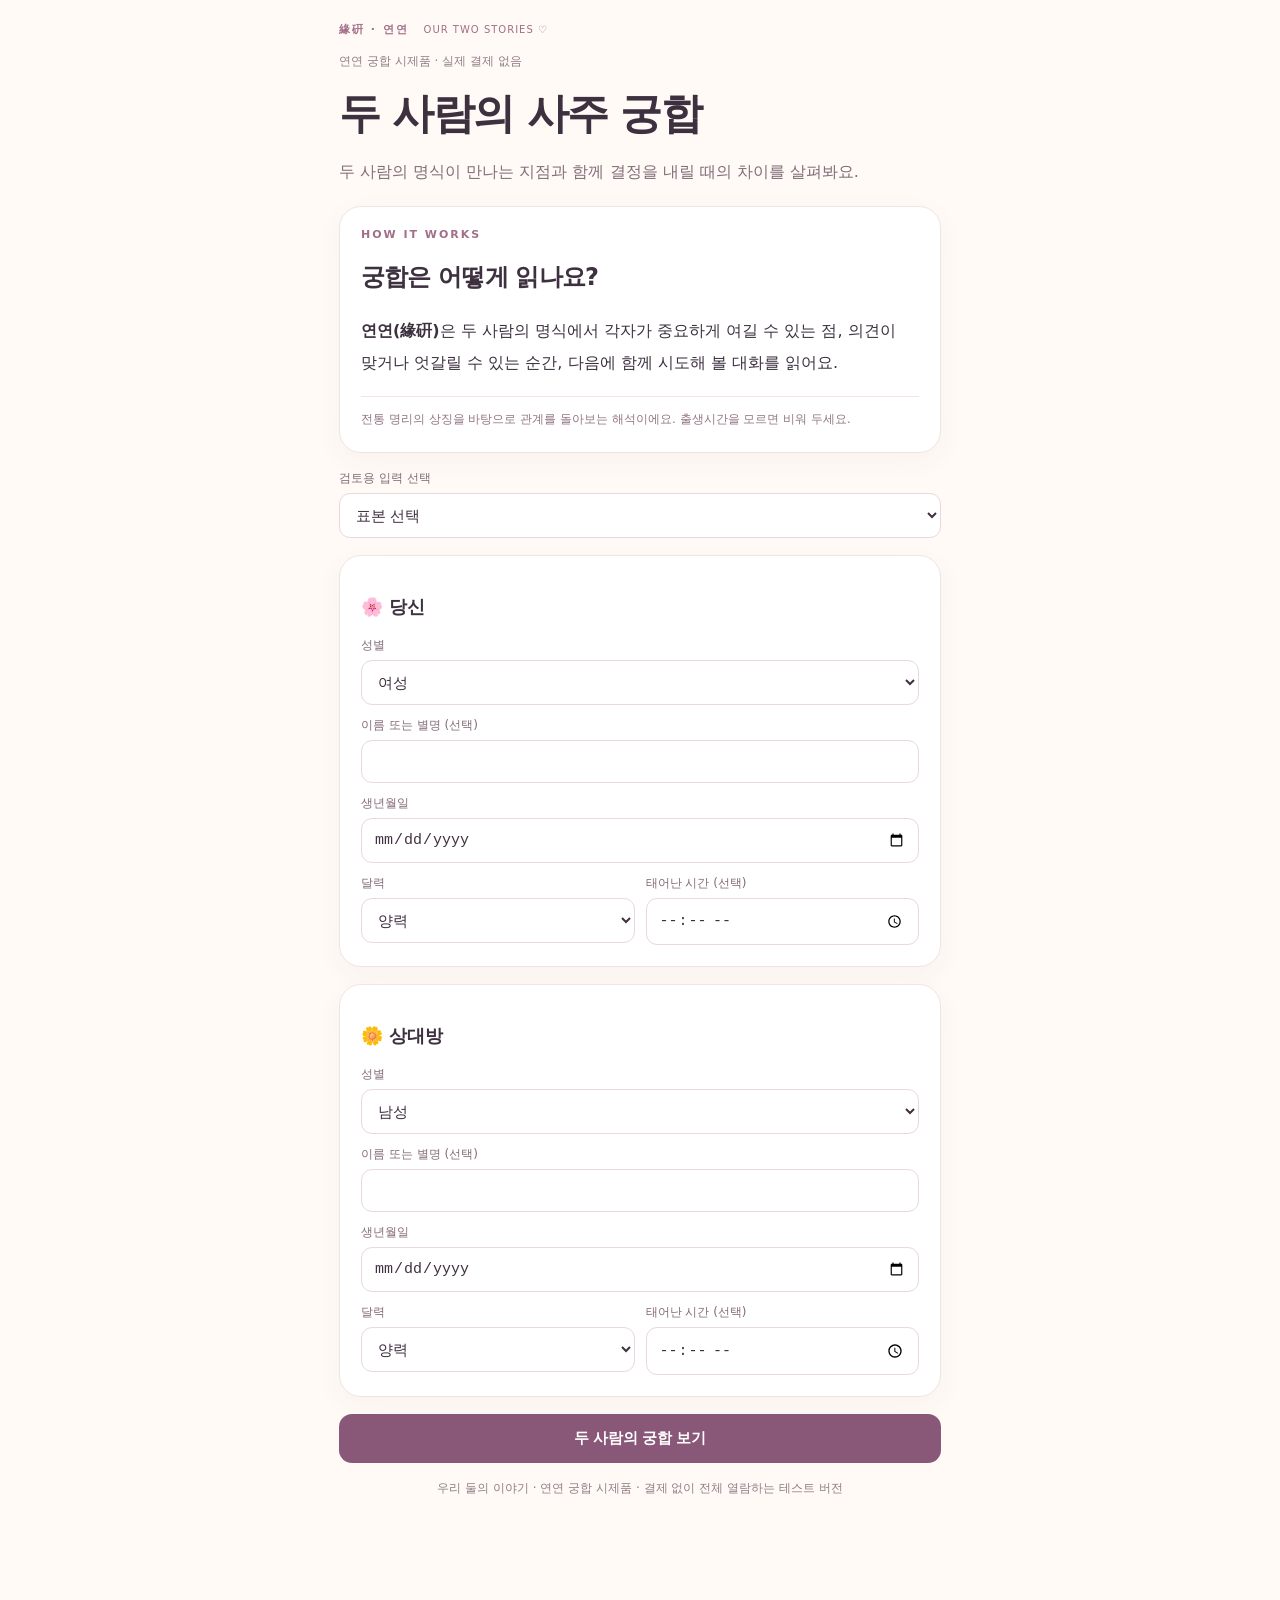
<file: index.html>
<!DOCTYPE html>
<html lang="ko"><head><meta charset="utf-8"/><meta content="width=device-width,initial-scale=1" name="viewport"/><title>우리 둘의 이야기 — 두 사람의 사주 궁합</title><style>
:root{font-family:system-ui,-apple-system,'Apple SD Gothic Neo','Malgun Gothic',sans-serif;color:#3d3140;background:#fffaf6}*{box-sizing:border-box}body{margin:0}main{max-width:640px;margin:auto;padding:22px 19px 90px}.eyebrow{font-size:11px;letter-spacing:.18em;color:#a26e88;font-weight:850}h1{font-size:clamp(31px,7vw,42px);letter-spacing:-1.6px;line-height:1.28;margin:13px 0}h2{font-size:24px;letter-spacing:-.8px;line-height:1.4}h3{font-size:18px}p{line-height:2.05;word-break:keep-all}.subtitle{color:#826d79}.card{background:#fff;border:1px solid #f2e4e6;border-radius:22px;padding:21px;margin:17px 0;box-shadow:0 8px 28px #7448570b}.twocol{display:grid;grid-template-columns:1fr 1fr;gap:11px}label{display:block;font-size:12px;color:#846b79;margin:12px 0 6px}input,select{width:100%;min-width:0;padding:12px;border:1px solid #e9d8df;border-radius:11px;background:white;color:#403040;font-size:15px}button{border:0;cursor:pointer;border-radius:13px;padding:15px;font-weight:800;font-size:15px}.primary{background:#895777;color:#fff;width:100%}.secondary{background:#f4e8ef;color:#744960}.hide{display:none!important}.tag{display:inline-block;background:#fce6ef;color:#965979;border-radius:22px;padding:7px 13px;font-size:12px;font-weight:800}.chapter{color:#ae7993;font-size:12px;font-weight:900;letter-spacing:.11em;margin-top:14px}.section{border-bottom:1px solid #efdee5;padding:27px 0 23px}.section h2{margin:12px 0 18px}.prose{white-space:normal;line-height:2.05;font-size:15px;color:#493a47}.prose p{margin:0 0 19px}.prose strong{color:#8b4c6b}.prose .subhead{font-weight:850;color:#794e66;font-size:17px;margin:25px 0 8px}.hero{display:block;width:100%;height:auto;border-radius:24px;box-shadow:0 12px 34px #71465724}.art-grid{display:grid;grid-template-columns:1fr 1fr;gap:13px}.art-grid img{width:100%;border-radius:14px;display:block}.art-grid a{display:block;margin-top:9px;background:#f5e6ed;border-radius:12px;padding:12px 7px;text-align:center;text-decoration:none;color:#754662;font-weight:800;font-size:13px}.art-grid figcaption{font-size:12px;color:#8e7381;margin-top:6px;text-align:center}.art-grid figure{margin:0}.quote{font-size:21px;font-weight:850;line-height:1.65;color:#895875}.muted{font-size:12px;color:#917d87}.error{color:#b52b55;font-size:13px}.center{text-align:center}.questions p{background:#fff1f4;padding:13px 15px;border-radius:12px}.divider{height:1px;background:#efdee5;margin:20px 0}.pillars{font-size:13px;color:#80556e;background:#fff1f4;padding:13px;border-radius:12px;line-height:1.7}#result{animation:appear .3s ease}@keyframes appear{from{opacity:.1;transform:translateY(10px)}to{opacity:1;transform:translateY(0)}}@media(max-width:360px){.twocol{grid-template-columns:1fr}}
.blur-teaser{position:relative;max-height:172px;overflow:hidden;margin:12px 8px -22px;padding:20px 20px 45px;filter:blur(4px);opacity:.65;pointer-events:none;user-select:none}.blur-teaser:after{content:"";position:absolute;inset:55% 0 0;background:linear-gradient(transparent,#fff7fa)}#paywall{position:relative;z-index:1;box-shadow:0 -8px 28px #fff7fa}
/* 짧은 문장, 두괄식, 읽기 쉬운 강조 */
.natal-chart{background:#fff;border:1px solid #ebdce5;border-radius:14px;padding:12px;margin:20px 0 12px;overflow-wrap:anywhere}
.natal-chart table{width:100%;table-layout:fixed;border-collapse:collapse;text-align:center}
.natal-chart caption{text-align:left;font-size:17px;font-weight:750;padding:2px 0 8px}
.natal-chart th,.natal-chart td{padding:8px 1px;border-bottom:1px solid #ebdce5}
.natal-chart th{font-size:13px}
.natal-chart .day-master{background:#e9efff;color:#284586;font-weight:800}
.day-master small{display:block;font-size:11px}
.natal-chart p.muted{margin:9px 0 0}
.relationship-cards{display:grid;grid-template-columns:repeat(auto-fit,minmax(min(210px,100%),1fr));gap:8px;margin:12px 0 22px}
.relationship-cards div,.literature-corner{background:#fff5f9;border:1px solid #ebdce5;border-radius:12px;padding:11px 13px;overflow-wrap:anywhere}
.relationship-cards dt{font-weight:750;color:#783e5e}
.relationship-cards dd{margin:3px 0 0;font-size:13px}
.literature-corner{margin-top:26px}
.literature-corner h3{margin:0}
.literature-corner p:last-child{margin-bottom:0}
.prose{font-size:16px;line-height:1.82}.prose p{margin-bottom:17px}.prose strong{font-size:1em;color:#783e5e;font-weight:650}.prose .subhead{display:block;font-size:20px;line-height:1.5;color:#763b5c;margin:27px 0 9px}.section{padding:25px 0}.section h2{font-size:25px;line-height:1.35}.preview-hook{font-size:18px;font-weight:650;color:#8b4d70;line-height:1.7;margin:20px 2px 15px}.quote{font-size:20px}.blur-teaser{max-height:145px;filter:blur(5px)}

.brand-small{font-size:10px;font-weight:500;letter-spacing:.1em;margin-left:9px}.advisor{font-size:12px;line-height:1.8;color:#927584;border-top:1px solid #f1e5e9;padding-top:12px;margin-bottom:0}.prose strong{font-weight:650!important;font-size:1em!important}.prose .subhead{font-weight:750!important}.preview-hook strong{font-weight:750}.loading-overlay{position:fixed;inset:0;z-index:100;background:rgba(255,250,246,.98);display:flex;align-items:center;justify-content:center;padding:28px}.loading-box{text-align:center;width:min(100%,400px)}.loading-seal{font-size:48px;color:#87526f;letter-spacing:.08em;animation:sealPulse 1.6s ease-in-out infinite}.loading-title{font-size:25px;line-height:1.5;color:#493041;margin:22px 0 26px}.loading-steps{text-align:left;margin:auto;max-width:330px}.loading-step{padding:13px 16px;border-radius:13px;margin:8px 0;background:#f6edf0;color:#a18b97;transition:all .3s}.loading-step.active{background:#f5dfe9;color:#78415f;font-weight:700}.loading-step.done{color:#76576b}.loading-step.done:before{content:'✓ ';color:#9d547b}.loading-step.active:before{content:'◌ ';animation:sealPulse 1s infinite}.loading-step:not(.active):not(.done):before{content:'· '}.loading-note{font-size:12px;color:#987e8d;margin-top:25px}@keyframes sealPulse{0%,100%{opacity:.5;transform:scale(.97)}50%{opacity:1;transform:scale(1.03)}}@media(prefers-reduced-motion:reduce){.loading-seal,.loading-step.active:before{animation:none}}

</style><style>
/* Chapter-by-chapter reading mode */
#premiumReport.reading-mode #compatibilityChapters>.section[data-report-chapter]{display:none}
#premiumReport.reading-mode #compatibilityChapters>.section[data-report-chapter].chapter-visible{display:block}
#premiumReport.reading-mode #compatibilityChapters>.section[data-report-chapter] .prose{font-size:15px}
#chapterReaderNav{display:none;margin:16px 0 28px}
#premiumReport.reading-mode #chapterReaderNav{display:block}
.reader-progress{display:flex;gap:6px;margin:13px 0 20px}
.reader-progress i{height:5px;flex:1;border-radius:9px;background:#e9dfe5}
.reader-progress i.current{background:#c47a9e}
.reader-buttons{display:flex;gap:10px;justify-content:space-between;margin-top:18px}
.reader-buttons button{border:1px solid #e8d6df;border-radius:13px;padding:13px 17px;background:white;color:#67465d;font-weight:750;cursor:pointer}
.reader-buttons button:last-child{background:#503748;color:white}
.reader-buttons button:disabled{opacity:.35}
</style><style>
#premiumReport.reading-mode:not([data-final-chapter='true']) #artSection{display:none!important}
.paragraph-evidence{margin:-8px 0 24px;padding:8px 12px;border:1px solid #efdee5;border-radius:10px;overflow-wrap:anywhere}.paragraph-evidence summary{cursor:pointer;color:#794e66;font-size:13px;font-weight:700}.paragraph-evidence ul{margin:6px 0;padding-left:20px;font-size:13px;line-height:1.65}
</style><style>#chapterReaderBottom{display:none;margin:26px 0 16px;padding:20px 0;border-top:1px solid #e9dce4}#premiumReport.reading-mode #chapterReaderBottom{display:block}.reader-bottom-count{text-align:center;font-size:12px;color:#987e8d;letter-spacing:.15em}.reader-buttons button:focus-visible{outline:3px solid #c47a9e;outline-offset:3px}.evidence-id{display:block;font-size:.78rem;overflow-wrap:anywhere}.lunar-leap input{width:auto;margin-right:.45rem}.prose p{font-size:1rem}.preview-hook{font-size:1.05rem}</style><link rel="stylesheet" href="/report-glossary.css"><script src="/report-glossary.js"></script></head><body><main><div class="eyebrow">緣硏 · 연연 <span class="brand-small">OUR TWO STORIES ♡</span></div><p class="muted" role="status">연연 궁합 시제품 · 실제 결제 없음</p><section id="formSection"><h1>두 사람의 사주 궁합</h1><p class="subtitle">두 사람의 명식이 만나는 지점과 함께 결정을 내릴 때의 차이를 살펴봐요.</p><section class="card" id="howItWorks"><div class="eyebrow">HOW IT WORKS</div><h2>궁합은 어떻게 읽나요?</h2><p><strong>연연(緣硏)</strong>은 두 사람의 명식에서 각자가 중요하게 여길 수 있는 점, 의견이 맞거나 엇갈릴 수 있는 순간, 다음에 함께 시도해 볼 대화를 읽어요.</p><p class="advisor">전통 명리의 상징을 바탕으로 관계를 돌아보는 해석이에요. 출생시간을 모르면 비워 두세요.</p></section><form id="matchForm"><label for="demo">검토용 입력 선택</label><select id="demo"><option value="">표본 선택</option><option value="review">검토용 부부 · 두 사람 출생시간 미상</option><option value="01">01 · 출생시간을 모르는 경우</option><option value="02">02 · 같은 자리의 합과 형</option><option value="04">04 · 뜻과 조건</option><option value="03">03 · 고정 검증 표본</option><option value="art">일러스트와 카드 체험</option></select><div class="card"><h3>🌸 당신</h3><label>성별</label><select name="a_gender" required><option value="female">여성</option><option value="male">남성</option><option value="other">기타 / 응답하지 않음</option></select><label>생년월일</label><input name="a_date" required="" type="date"/><div class="twocol"><div><label>달력</label><select name="a_calendar"><option value="solar">양력</option><option value="lunar">음력</option></select></div><div><label>태어난 시간 (선택)</label><input name="a_time" type="time"/></div></div></div><div class="card"><h3>🌼 상대방</h3><label>성별</label><select name="b_gender" required><option value="male">남성</option><option value="female">여성</option><option value="other">기타 / 응답하지 않음</option></select><label>생년월일</label><input name="b_date" required="" type="date"/><div class="twocol"><div><label>달력</label><select name="b_calendar"><option value="solar">양력</option><option value="lunar">음력</option></select></div><div><label>태어난 시간 (선택)</label><input name="b_time" type="time"/></div></div></div><button class="primary" id="submit">두 사람의 궁합 보기</button><p class="error" id="error" role="alert"></p></form></section><section class="hide" id="result"><span class="tag">우리 둘의 이야기 · 무료 미리보기</span><h1>두 사람의 사주 궁합</h1><p class="subtitle" id="matchedPair"></p><div class="hide" id="heroWrap"><img alt="" class="hero" id="heroArt"/></div><p class="muted hide" id="heroNotice" role="status"></p><p class="quote" id="tagline"></p><p class="preview-hook" id="previewStory"></p><p class="advisor" id="previewCoverage"></p><div class="blur-teaser" id="blurTeaser" aria-hidden="true"><h2>두 사람의 의견이 만나는 지점</h2><p>같은 제안에 동의해도 그 이유와 기대는 다를 수 있어요.</p></div><div class="card center" id="paywall"><span class="tag">PREMIUM REPORT</span><h2>두 사람의 궁합을 세 장으로 읽어요</h2><p>각자의 명식, 둘 사이의 접점과 긴장, 다음에 시도해 볼 대화를 살펴봐요.</p><p class="quote">무료 체험</p><button class="primary" id="payButton" type="button">테스트로 전체 리포트 열기</button><p class="muted">검토용 초안입니다. 버튼을 누르면 결제 없이 전체 리포트가 바로 열립니다.</p><p class="error" id="payNotice" role="status"></p></div><div class="hide" id="premiumReport"><span class="tag">궁합 · 전체 리포트</span><p class="advisor" id="coverage"></p><div id="compatibilityChapters"></div><div class="section hide" id="artSection"><div class="chapter">BONUS · 커플 일러스트 카드</div><h2>우리 둘의 커플 카드 ♡</h2><p class="subtitle" id="artNotice" role="status"></p><div class="art-grid">
<figure><img alt="" loading="lazy"/><figcaption>문구 있는 카드 · SNS 공유용</figcaption><a download>이미지 저장</a></figure>
<figure><img alt="" loading="lazy"/><figcaption>문구 없는 카드 · 프로필용</figcaption><a download>이미지 저장</a></figure>
</div></div></div><div class="card center"><button class="secondary" id="back">다른 생일로 다시 보기</button></div></section><div class="loading-overlay hide" id="analysisLoading" role="status" aria-live="polite" aria-label="관계 분석 중"><div class="loading-box"><div class="loading-seal">緣硏</div><h2 class="loading-title">두 사람의 궁합을<br>읽고 있어요…</h2><div class="loading-steps"><div class="loading-step" id="step0">두 사람의 사주를 살펴보고 있어요</div><div class="loading-step" id="step1">서로 다른 기운의 만남을 읽고 있어요</div><div class="loading-step" id="step2">두 사람의 명식에서 해석 근거를 확인하고 있어요</div></div><p class="loading-note">잠시만 기다려 주세요 ♡</p></div></div><p class="muted center">우리 둘의 이야기 · 연연 궁합 시제품 · 결제 없이 전체 열람하는 테스트 버전</p></main><script>
const $=id=>document.getElementById(id);
function setupPreviewArt(couple, art){
 $('matchedPair').textContent='문학 속 관계 · '+couple.name+(couple.work?' · '+couple.work:'');
 const image=$('heroArt');
 const wrap=$('heroWrap');
 const notice=$('heroNotice');
 wrap.classList.toggle('hide',!art);
 notice.classList.toggle('hide',!!art);
 notice.textContent=couple.name+' 일러스트는 준비 중이에요.';
 image.alt=couple.name+' 일러스트';
 image.onerror=()=>{
   wrap.classList.add('hide');
   notice.textContent='일러스트를 불러오지 못했어요.';
   notice.classList.remove('hide');
 };
 if(art)image.src=art.title;
 else image.removeAttribute('src');
}
function setupCoupleCard(couple, art){
 const section=$('artSection');
 const grid=section.querySelector('.art-grid');
 const notice=$('artNotice');
 section.classList.remove('hide');
 grid.classList.toggle('hide',!art);
 notice.textContent=art?'문구가 있는 카드와 없는 카드를 각각 저장할 수 있어요.':couple.name+' 일러스트 카드는 준비 중이에요.';
 for(const [index, figure] of [...grid.querySelectorAll('figure')].entries()){
   const image=figure.querySelector('img');
   const download=figure.querySelector('a');
   const variant=index===0?'문구 있음':'문구 없음';
   const url=art?.[index===0?'title':'plain'];
   image.alt=couple.name+' 카드 · '+variant;
   figure.classList.remove('hide');
   image.onerror=()=>{
     figure.classList.add('hide');
     notice.textContent='카드 일부를 불러오지 못했어요. 새로고침한 뒤 다시 시도해 주세요.';
   };
   if(url){
     download.href=url;
     download.download=couple.name+'_'+variant+'.png';
     image.src=url;
   }else{
     image.removeAttribute('src');
     download.removeAttribute('href');
   }
 }
}
const demos={
 '01':['1992-10-08','','1981-03-09','22:00'],
 '02':['1974-06-24','15:00','1983-06-22','12:00'],
 '04':['2007-10-17','09:00','1973-08-31',''],
 '03':['1975-01-16','07:00','1979-04-08','03:00'],
 review:['1992-03-18','','1992-04-30',''],
 art:['1992-03-18','16:00','1992-04-30','01:00']
};
$('demo').addEventListener('change',event=>{
 const data=demos[event.target.value];
 if(!data)return;
 if(event.target.value==='review'){
  $('a_gender').value='male';
  $('b_gender').value='female';
 }
 ['a_date','a_time','b_date','b_time'].forEach((key,index)=>$(key).value=data[index]);
 for(const owner of ['a','b']){
  $(owner+'_calendar').value='solar';
  $(owner+'_calendar').dispatchEvent(new Event('change'));
  document.querySelector('[name="'+owner+'_leap"]').checked=false;
 }
});
const personLabels={a:'첫째',b:'둘째'};
const pillarLabels={year:'년주',month:'월주',day:'일주',hour:'시주'};
let names={};
const displayName=owner=>names[owner]||personLabels[owner];

for(const owner of ['a','b']){
 const date=document.querySelector(`[name="${owner}_date"]`);
 const label=document.createElement('label');
 label.htmlFor=owner+'_name';
 label.textContent='이름 또는 별명 (선택)';
 const input=document.createElement('input');
 input.id=input.name=label.htmlFor;
 input.maxLength=30;
 date.previousElementSibling.before(label,input);
 for(const field of ['date','gender','calendar','time']){
  const control=document.querySelector('[name="'+owner+'_'+field+'"]');
  control.id=control.name;
  control.previousElementSibling.htmlFor=control.id;
 }
 const calendar=$(owner+'_calendar');
 const leap=element('label','윤달');
 const check=document.createElement('input');
 check.type='checkbox';
 check.name=owner+'_leap';
 leap.prepend(check);
 leap.classList.add('lunar-leap','hide');
 calendar.after(leap);
 calendar.addEventListener('change',()=>leap.classList.toggle('hide',calendar.value!=='lunar'));
}

function namedText(text, used){
 return text.replace(/(첫째|둘째)(는|가|에게는|에게|의)?/g,(original,person,particle='')=>{
  const owner=person==='첫째'?'a':'b';
  if(!names[owner]||used.has(owner))return original;
  used.add(owner);
  return names[owner]+({는:'은',가:'이'}[particle]||particle);
 });
}

function element(tag,text,className){
 const node=document.createElement(tag);
 if(text)node.textContent=text;
 if(className)node.className=className;
 return node;
}

function natalChart(owner,chart){
 const card=element('div','','natal-chart');
 const table=element('table');
 table.append(element('caption',displayName(owner)+'의 사주 명식'));
 const columns=['hour','day','month','year'];
 const header=table.createTHead().insertRow();
 for(const label of ['구분',...columns.map(position=>pillarLabels[position])]){
  const cell=element('th',label);
  cell.scope='col';
  header.append(cell);
 }
 const body=table.createTBody();
 for(const [offset,label] of ['천간','지지'].entries()){
  const row=body.insertRow();
  const heading=element('th',label);
  heading.scope='row';
  row.append(heading);
  for(const position of columns){
   const cell=row.insertCell();
   const pillar=chart.pillars[position];
   cell.textContent=pillar?.[offset]??'미확정';
   if(position==='day'&&offset===0){
    cell.className='day-master';
    cell.append(element('small','일간'));
   }
  }
 }
 card.append(table,element('p',`일주의 위 칸에 있는 ${chart.day_master} 글자가 일간이에요. 일간의 이름과 오행을 합쳐 ‘${chart.day_master_label}’라고 불러요.`,'muted'));
 if(chart.year_month_alternatives?.length>1){
  const options=chart.year_month_alternatives.map(row=>row.year+'년주 · '+row.month+'월주');
  card.append(element('p','절기 경계의 후보 · '+options.join(' / '),'muted'));
 }
 return card;
}

function coverageText(coverage){
 return Object.entries(coverage).map(([person,missing])=>{
  const hour=missing.includes('hour')?' 출생시간 미상으로 시주를 해석에서 보류했어요.':'';
  const other=missing.filter(pillar=>pillar!=='hour').map(pillar=>pillarLabels[pillar]);
  return hour||other.length?displayName(person)+' ·'+hour+(other.length?' '+other.join('·')+(hour?'도':'가')+' 확정되지 않아 해석에서 보류했어요.':''):'';
 }).filter(Boolean).join(' ');
}

function fill(reading){
 if(reading?.chapters?.length!==3) throw Error('궁합 리포트를 불러오지 못했어요. 다시 시도해 주세요.');
 const chapters=reading.chapters.map((chapter,index)=>{
  const section=document.createElement('section');
  section.className='section';
  section.dataset.reportChapter='true';
  const label=document.createElement('div');
  label.className='chapter';
  label.textContent='CHAPTER 0'+(index+1);
  const heading=document.createElement('h2');
  heading.textContent=chapter.title;
  const prose=document.createElement('div');
  prose.className='prose';
  const used=new Set();

  if(index===0){
   prose.append(natalChart('a',reading.charts.a),natalChart('b',reading.charts.b));
  }
  let owner;
  for(const entry of chapter.paragraphs){
   if(entry.owner&&entry.owner!==owner){
    owner=entry.owner;
    prose.append(element('h3',displayName(owner)+'의 명식 해설'));
   }
   if(entry.heading)prose.append(element(index===0?'h4':'h3',entry.heading));
   prose.append(element('p',namedText(entry.text,used)));
  }
  section.append(label,heading,prose);
  return section;
 });
 $('compatibilityChapters').replaceChildren(...chapters);
 $('coverage').textContent=coverageText(reading.coverage);
 $('coverage').classList.toggle('hide',!$('coverage').textContent);
 document.querySelector('#result>.tag').textContent='연연 · 전체 궁합 리포트';
 window.annotateSaju(chapters.map(section=>section.querySelector('.prose')));
}

function fillPreview(preview){
 $('tagline').textContent=preview.title;
 $('previewStory').textContent=preview.description;
 $('previewCoverage').textContent=coverageText(preview.coverage);
}
// Keep optional display names in this page and out of birth-data requests.
$('matchForm').addEventListener('submit',event=>{
 const form=new FormData(event.currentTarget);
 names=Object.fromEntries(['a','b'].map(owner=>{
  const name=form.get(owner+'_name').trim();
  return [owner,name?(name.endsWith('님')?name:name+'님'):''];
 }));
},true);
let lastPayload=null;
const wait=ms=>new Promise(resolve=>setTimeout(resolve,ms));
let loadingTimer=null;
function showAnalysisLoading(){
 $('analysisLoading').classList.remove('hide');
 const steps=[0,1,2].map(i=>$('step'+i));let n=0;
 const update=()=>steps.forEach((el,i)=>{el.classList.toggle('done',i<n);el.classList.toggle('active',i===n)});
 update();loadingTimer=setInterval(()=>{n=Math.min(n+1,2);update()},720);
}
function hideAnalysisLoading(){clearInterval(loadingTimer);$('analysisLoading').classList.add('hide')}

$('payButton').addEventListener('click',async()=>{if(!lastPayload)return;const btn=$('payButton');btn.disabled=true;btn.textContent='전체 리포트를 준비하고 있어요…';$('payNotice').textContent='';try{const r=await fetch('/api/test-unlock',{method:'POST',headers:{'Content-Type':'application/json'},body:JSON.stringify(lastPayload)});const d=await r.json();if(!r.ok)throw Error(d.error||'다시 시도해 주세요');fill(d.full_report.compatibility);setupCoupleCard(d.couple,d.art);$('premiumReport').classList.remove('hide');window.yeonyeonInitReader();$('paywall').classList.add('hide');$('blurTeaser').classList.add('hide');$('premiumReport').scrollIntoView({behavior:'smooth',block:'start'});}catch(e){$('payNotice').textContent=e.message;}finally{btn.disabled=false;btn.textContent='테스트로 전체 리포트 열기';}});
$('matchForm').addEventListener('submit',async e=>{e.preventDefault();$('error').textContent='';$('submit').disabled=true;$('submit').textContent='분석 중…';showAnalysisLoading();const started=Date.now();const f=new FormData(e.target),p=k=>({date:f.get(k+'_date'),calendar:f.get(k+'_calendar'),time:f.get(k+'_time'),gender:f.get(k+'_gender'),leap:f.get(k+'_calendar')==='lunar'&&f.has(k+'_leap')});try{const r=await fetch('/api/match',{method:'POST',headers:{'Content-Type':'application/json'},body:JSON.stringify({a:p('a'),b:p('b')})});const d=await r.json();if(!r.ok)throw Error(d.error||'잠시 후 다시 시도해 주세요');await wait(Math.max(0,2000-(Date.now()-started)));lastPayload={a:p('a'),b:p('b')};$('premiumReport').classList.add('hide');$('paywall').classList.remove('hide');$('blurTeaser').classList.remove('hide');fillPreview(d.preview);document.querySelector('#result>.tag').textContent='우리 둘의 이야기 · 무료 미리보기';setupPreviewArt(d.couple,d.art);$('formSection').classList.add('hide');$('result').classList.remove('hide');window.scrollTo(0,0)}catch(err){$('error').textContent=err.message}finally{hideAnalysisLoading();$('submit').disabled=false;$('submit').textContent='두 사람의 궁합 보기'}});
$('back').onclick=()=>{lastPayload=null;$('premiumReport').classList.add('hide');$('paywall').classList.remove('hide');$('blurTeaser').classList.remove('hide');$('result').classList.add('hide');$('formSection').classList.remove('hide');window.scrollTo(0,0)};
for(const im of document.querySelectorAll('img'))im.addEventListener('error',()=>{$('imageError').classList.remove('hide')});
</script><script>
(function(){
let active=0,sections=[];
function show(i){
 active=Math.max(0,Math.min(sections.length-1,i));
 sections.forEach((el,n)=>el.classList.toggle('chapter-visible',n===active));
 document.getElementById('premiumReport').dataset.activeChapter=String(active+1);
 document.getElementById('premiumReport').dataset.finalChapter=String(active===sections.length-1);
 const nav=document.getElementById('chapterReaderNav');
 nav.querySelector('.reader-count').textContent='CHAPTER '+String(active+1).padStart(2,'0')+' / '+String(sections.length).padStart(2,'0');
 nav.querySelector('.reader-progress').innerHTML=sections.map((_,n)=>'<i class="'+(n<=active?'current':'')+'"></i>').join('');
 nav.querySelector('.reader-prev').disabled=active===0;
 nav.querySelector('.reader-next').disabled=active===sections.length-1;
 nav.querySelector('.reader-next').textContent=active===sections.length-1?'마지막 장':'다음 장 →';
 const bottom=document.getElementById('chapterReaderBottom');
 if(bottom){bottom.querySelector('.reader-bottom-count').textContent=(active+1)+' / '+sections.length;bottom.querySelector('.reader-prev').disabled=active===0;bottom.querySelector('.reader-next').disabled=active===sections.length-1;bottom.querySelector('.reader-next').textContent=active===sections.length-1?'마지막 장':'다음 장 →';}
 if(!document.getElementById('premiumReport').classList.contains('hide'))nav.scrollIntoView({behavior:'smooth',block:'start'});
}
window.yeonyeonInitReader=function(){
 const root=$('premiumReport');
 sections=[...$('compatibilityChapters').children];
 let nav=document.getElementById('chapterReaderNav');
 if(!nav){nav=document.createElement('div');nav.id='chapterReaderNav';nav.innerHTML='<div class="reader-count eyebrow"></div><div class="reader-progress"></div><div class="reader-buttons"><button class="reader-prev">← 이전 장</button><button class="reader-next">다음 장 →</button></div>';root.insertBefore(nav,$('compatibilityChapters'));nav.querySelector('.reader-prev').onclick=()=>show(active-1);nav.querySelector('.reader-next').onclick=()=>show(active+1);}
 let bottom=document.getElementById('chapterReaderBottom');
 if(!bottom){bottom=document.createElement('div');bottom.id='chapterReaderBottom';bottom.innerHTML='<div class="reader-bottom-count"></div><div class="reader-buttons"><button type="button" class="reader-prev">← 이전 장</button><button type="button" class="reader-next">다음 장 →</button></div>';root.appendChild(bottom);bottom.querySelector('.reader-prev').onclick=()=>show(active-1);bottom.querySelector('.reader-next').onclick=()=>show(active+1);}
 root.classList.add('reading-mode');show(0);
};
})();
</script><script>
// Public synthetic review cases; reports are recomputed by the real engine.
(async function(){
 const sample=new URLSearchParams(location.search).get('sample');
 if(!['c06-A','c06-B','c11-A','c11-B'].includes(sample))return;
 try{
  const r=await fetch('/api/'+sample.slice(0,3)+'-sample/'+sample.slice(-1));
  if(!r.ok)throw Error('비교 리포트를 불러오지 못했어요.');
  const d=await r.json();lastPayload=d.sample_payload;
  fill(d.full_report.compatibility);setupCoupleCard(d.couple,d.art);
  $('formSection').classList.add('hide');$('result').classList.remove('hide');
  $('paywall').classList.add('hide');$('blurTeaser').classList.add('hide');
  $('premiumReport').classList.remove('hide');

  window.yeonyeonInitReader();
  const notice=document.createElement('p');notice.className='subtitle';notice.id='sampleNotice';
  notice.textContent='비교용 가상 입력 '+sample.slice(-1)+' · 당신 '+lastPayload.a.date+' '+lastPayload.a.time+' / 상대방 '+lastPayload.b.date+' '+lastPayload.b.time+' · 실제 청구 없는 테스트 리포트';
  $('premiumReport').prepend(notice);
 }catch(e){$('error').textContent=e.message;}
})();
$('back').addEventListener('click',()=>document.getElementById('sampleNotice')?.remove());
</script></body></html>
</file>
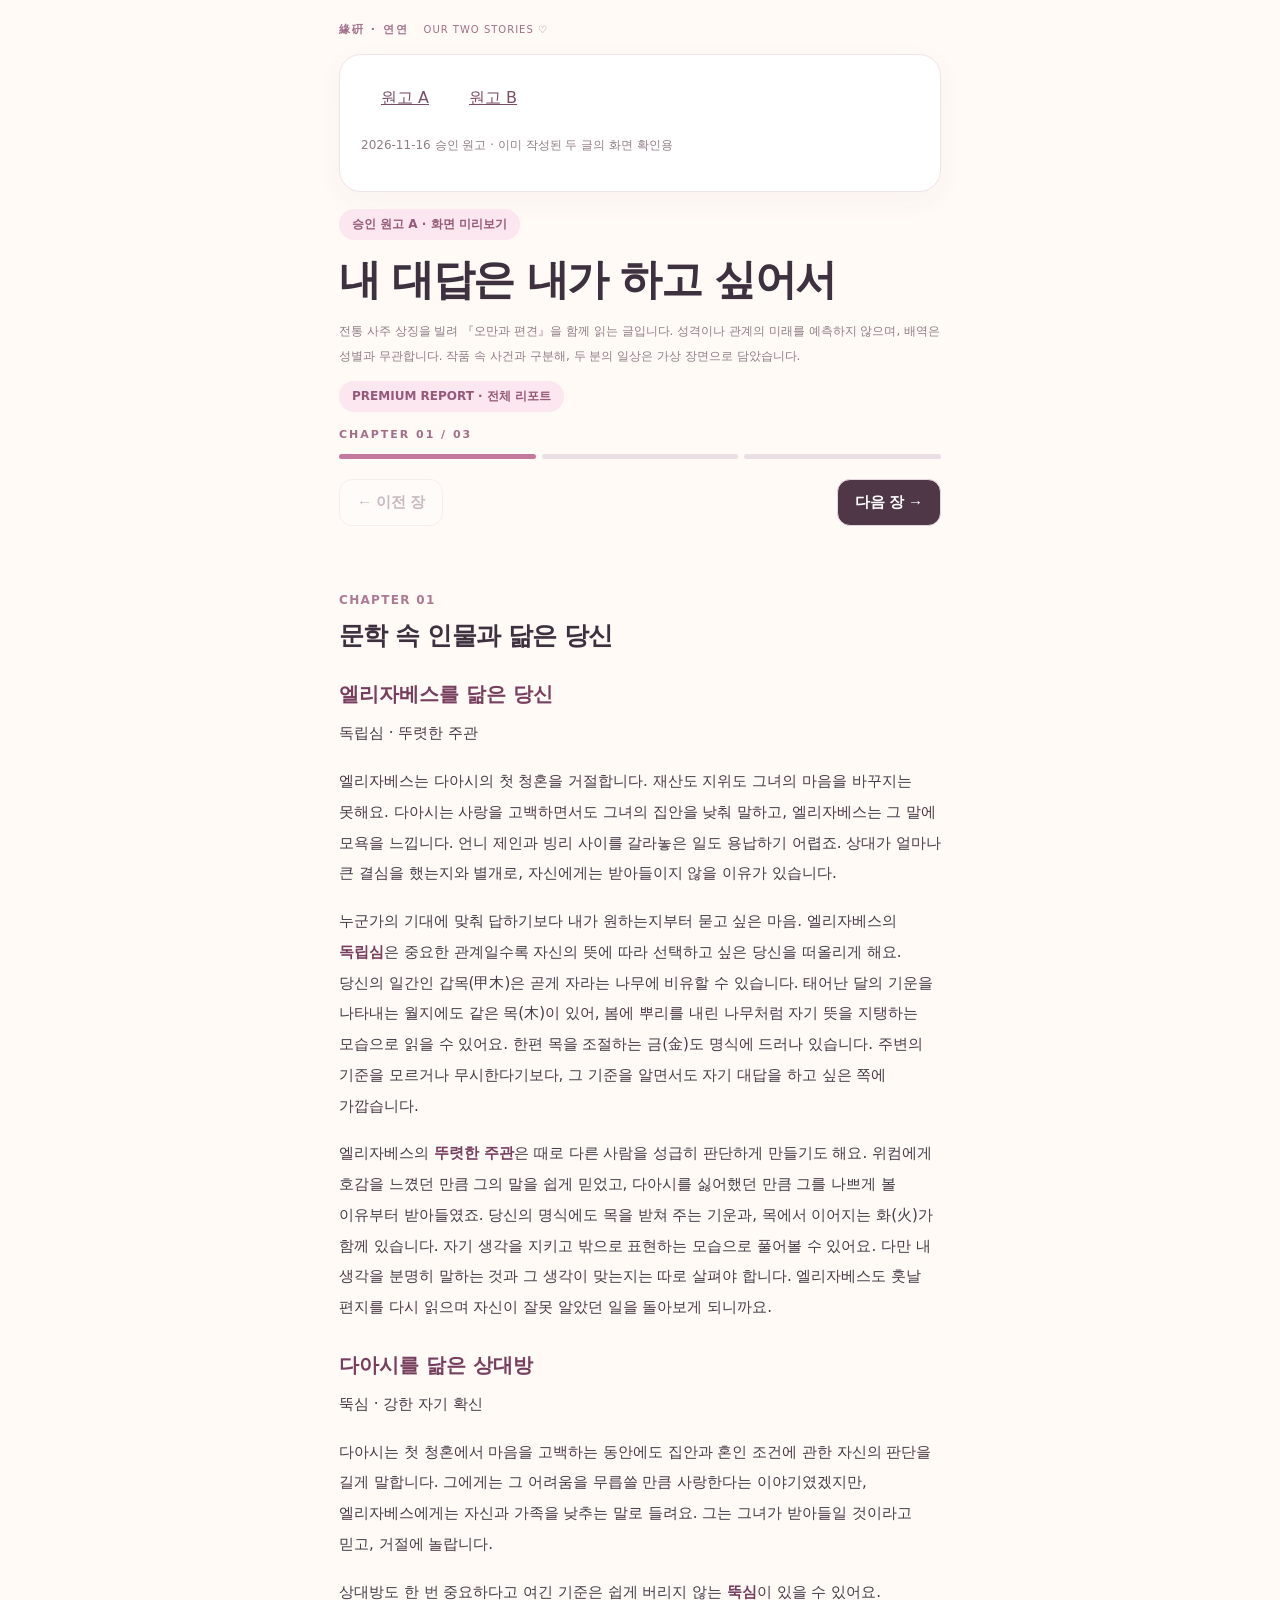
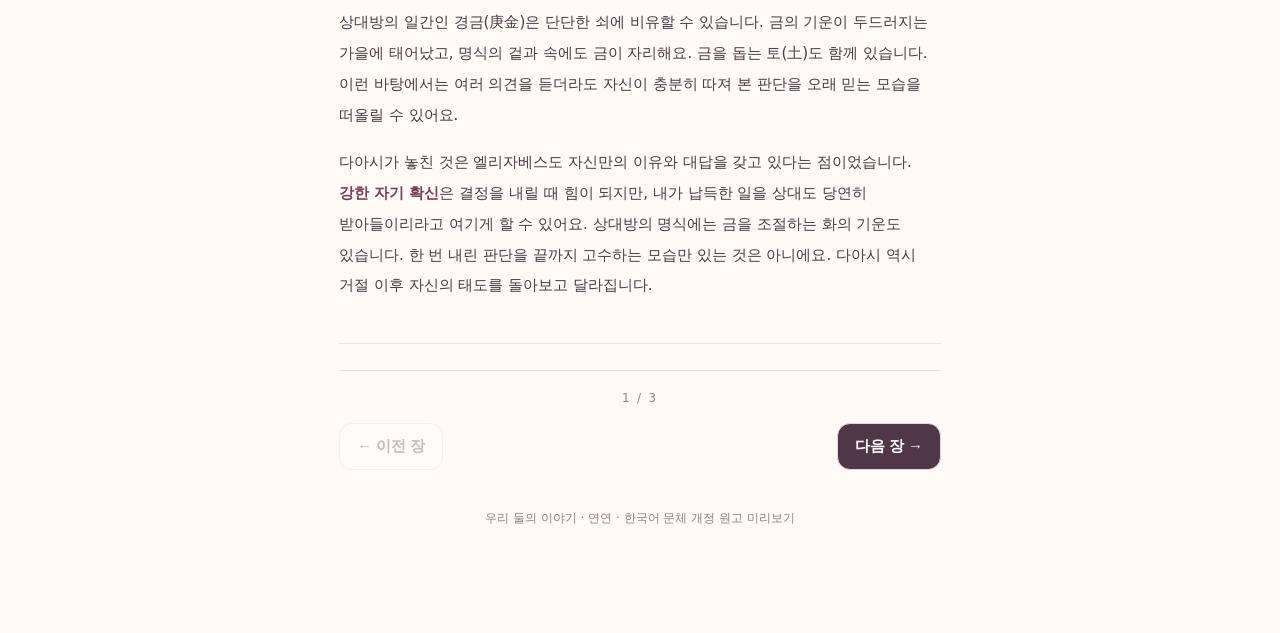
<file: previews/korean-prose-20261116/index.html>
<!DOCTYPE html>
<html lang="ko"><head><meta name="robots" content="noindex,nofollow"><meta charset="utf-8"/><meta content="width=device-width,initial-scale=1" name="viewport"/><title>우리 둘의 이야기 — 문학으로 만나는 사주 궁합</title><style>
:root{font-family:system-ui,-apple-system,'Apple SD Gothic Neo','Malgun Gothic',sans-serif;color:#3d3140;background:#fffaf6}*{box-sizing:border-box}body{margin:0}main{max-width:640px;margin:auto;padding:22px 19px 90px}.eyebrow{font-size:11px;letter-spacing:.18em;color:#a26e88;font-weight:850}h1{font-size:clamp(31px,7vw,42px);letter-spacing:-1.6px;line-height:1.28;margin:13px 0}h2{font-size:24px;letter-spacing:-.8px;line-height:1.4}h3{font-size:18px}p{line-height:2.05;word-break:keep-all}.subtitle{color:#826d79}.card{background:#fff;border:1px solid #f2e4e6;border-radius:22px;padding:21px;margin:17px 0;box-shadow:0 8px 28px #7448570b}.twocol{display:grid;grid-template-columns:1fr 1fr;gap:11px}label{display:block;font-size:12px;color:#846b79;margin:12px 0 6px}input,select{width:100%;min-width:0;padding:12px;border:1px solid #e9d8df;border-radius:11px;background:white;color:#403040;font-size:15px}button{border:0;cursor:pointer;border-radius:13px;padding:15px;font-weight:800;font-size:15px}.primary{background:#895777;color:#fff;width:100%}.secondary{background:#f4e8ef;color:#744960}.hide{display:none!important}.tag{display:inline-block;background:#fce6ef;color:#965979;border-radius:22px;padding:7px 13px;font-size:12px;font-weight:800}.chapter{color:#ae7993;font-size:12px;font-weight:900;letter-spacing:.11em;margin-top:14px}.section{border-bottom:1px solid #efdee5;padding:27px 0 23px}.section h2{margin:12px 0 18px}.prose{white-space:normal;line-height:2.05;font-size:15px;color:#493a47}.prose p{margin:0 0 19px}.prose strong{color:#8b4c6b}.prose .subhead{font-weight:850;color:#794e66;font-size:17px;margin:25px 0 8px}.hero{display:block;width:100%;height:auto;border-radius:24px;box-shadow:0 12px 34px #71465724}.art-grid{display:grid;grid-template-columns:1fr 1fr;gap:13px}.art-grid img{width:100%;border-radius:14px;display:block}.art-grid a{display:block;margin-top:9px;background:#f5e6ed;border-radius:12px;padding:12px 7px;text-align:center;text-decoration:none;color:#754662;font-weight:800;font-size:13px}.art-grid figcaption{font-size:12px;color:#8e7381;margin-top:6px;text-align:center}.art-grid figure{margin:0}.quote{font-size:21px;font-weight:850;line-height:1.65;color:#895875}.muted{font-size:12px;color:#917d87}.error{color:#b52b55;font-size:13px}.center{text-align:center}.questions p{background:#fff1f4;padding:13px 15px;border-radius:12px}.divider{height:1px;background:#efdee5;margin:20px 0}.pillars{font-size:13px;color:#80556e;background:#fff1f4;padding:13px;border-radius:12px;line-height:1.7}#result{animation:appear .3s ease}@keyframes appear{from{opacity:.1;transform:translateY(10px)}to{opacity:1;transform:translateY(0)}}@media(max-width:360px){.twocol{grid-template-columns:1fr}}
.blur-teaser{position:relative;max-height:172px;overflow:hidden;margin:12px 8px -22px;padding:20px 20px 45px;filter:blur(4px);opacity:.65;pointer-events:none;user-select:none}.blur-teaser:after{content:"";position:absolute;inset:55% 0 0;background:linear-gradient(transparent,#fff7fa)}#paywall{position:relative;z-index:1;box-shadow:0 -8px 28px #fff7fa}
/* 짧은 문장, 두괄식, 읽기 쉬운 강조 */
.prose{font-size:16px;line-height:1.82}.prose p{margin-bottom:17px}.prose strong{font-size:1em;color:#783e5e;font-weight:650}.prose .subhead{display:block;font-size:20px;line-height:1.5;color:#763b5c;margin:27px 0 9px}.section{padding:25px 0}.section h2{font-size:25px;line-height:1.35}.preview-hook{font-size:18px;font-weight:650;color:#8b4d70;line-height:1.7;margin:20px 2px 15px}.quote{font-size:20px}.blur-teaser{max-height:145px;filter:blur(5px)}

.brand-small{font-size:10px;font-weight:500;letter-spacing:.1em;margin-left:9px}.advisor{font-size:12px;line-height:1.8;color:#927584;border-top:1px solid #f1e5e9;padding-top:12px;margin-bottom:0}.prose strong{font-weight:650!important;font-size:1em!important}.prose .subhead{font-weight:750!important}.preview-hook strong{font-weight:750}.loading-overlay{position:fixed;inset:0;z-index:100;background:rgba(255,250,246,.98);display:flex;align-items:center;justify-content:center;padding:28px}.loading-box{text-align:center;width:min(100%,400px)}.loading-seal{font-size:48px;color:#87526f;letter-spacing:.08em;animation:sealPulse 1.6s ease-in-out infinite}.loading-title{font-size:25px;line-height:1.5;color:#493041;margin:22px 0 26px}.loading-steps{text-align:left;margin:auto;max-width:330px}.loading-step{padding:13px 16px;border-radius:13px;margin:8px 0;background:#f6edf0;color:#a18b97;transition:all .3s}.loading-step.active{background:#f5dfe9;color:#78415f;font-weight:700}.loading-step.done{color:#76576b}.loading-step.done:before{content:'✓ ';color:#9d547b}.loading-step.active:before{content:'◌ ';animation:sealPulse 1s infinite}.loading-step:not(.active):not(.done):before{content:'· '}.loading-note{font-size:12px;color:#987e8d;margin-top:25px}@keyframes sealPulse{0%,100%{opacity:.5;transform:scale(.97)}50%{opacity:1;transform:scale(1.03)}}@media(prefers-reduced-motion:reduce){.loading-seal,.loading-step.active:before{animation:none}}

#plotDialog{box-sizing:border-box;width:min(560px,calc(100vw - 28px));max-height:80dvh;padding:0;border:1px solid #dbcbd5;border-radius:18px;color:#483b43;background:#fffaf7;box-shadow:0 18px 60px #38223240;overflow:hidden}
#plotDialog::backdrop{background:#30222b80}
.plot-header{display:flex;align-items:center;gap:12px;padding:14px 18px;border-bottom:1px solid #eadfe5}
.plot-header h2{font-size:18px;flex:1;margin:0}
#plotClose{width:auto;min-width:44px;min-height:44px;margin:0;padding:8px 12px;font-size:15px}
#plotBody{overflow:auto;max-height:calc(80dvh - 84px);padding:8px 20px 20px;overscroll-behavior:contain;font-size:15px;line-height:1.85}
#plotOpen{width:auto;min-height:44px;padding:9px 14px;margin:0 0 18px;font-size:14px;background:#f3e9ef;color:#714e66;border:1px solid #dfcfd9}
#plotOpen:focus-visible,#plotClose:focus-visible{outline:3px solid #88668d;outline-offset:3px}
</style><style>
/* Chapter-by-chapter reading mode */
#premiumReport.reading-mode>.section[data-report-chapter]{display:none}
#premiumReport.reading-mode>.section[data-report-chapter].chapter-visible{display:block}
#premiumReport.reading-mode>.section[data-report-chapter] .prose{font-size:15px}
#chapterReaderNav{display:none;margin:16px 0 28px}
#premiumReport.reading-mode #chapterReaderNav{display:block}
.reader-progress{display:flex;gap:6px;margin:13px 0 20px}
.reader-progress i{height:5px;flex:1;border-radius:9px;background:#e9dfe5}
.reader-progress i.current{background:#c47a9e}
.reader-intro{background:linear-gradient(125deg,#fff0e7,#e9eefb);border-radius:18px;padding:19px;margin-bottom:19px}
.reader-intro h3{word-break:keep-all;margin:5px 0 8px;font-size:21px;line-height:1.45;letter-spacing:-.035em}
.reader-intro p{font-size:14px;line-height:1.7;margin:0}
.reader-art{display:block;width:100%;height:260px;border:0;border-radius:16px;background:#f7ecf1;margin:12px 0}
.reader-buttons{display:flex;gap:10px;justify-content:space-between;margin-top:18px}
.reader-buttons button{border:1px solid #e8d6df;border-radius:13px;padding:13px 17px;background:white;color:#67465d;font-weight:750;cursor:pointer}
.reader-buttons button:last-child{background:#503748;color:white}
.reader-buttons button:disabled{opacity:.35}
@media(max-width:500px){.reader-art{height:240px}}
</style><style>
#premiumReport.reading-mode:not([data-final-chapter='true']) [data-final-only='true']{display:none!important}
#premiumReport .final-chapter-extra{margin:28px 0 0;padding:24px 0 0;border-top:1px solid #e9dce4}
#premiumReport .final-chapter-extra .questions{margin-top:12px}
#premiumReport .final-chapter-extra h2{font-size:20px}
#premiumReport #ending{margin-top:30px}
</style><style>#chapterReaderBottom{display:none;margin:26px 0 16px;padding:20px 0;border-top:1px solid #e9dce4}#premiumReport.reading-mode #chapterReaderBottom{display:block}.reader-bottom-count{text-align:center;font-size:12px;color:#987e8d;letter-spacing:.15em}.reader-buttons button:focus-visible{outline:3px solid #c47a9e;outline-offset:3px}</style></head><body><main><div class="eyebrow">緣硏 · 연연 <span class="brand-small">OUR TWO STORIES ♡</span></div><section id="formSection"><h1>우리 둘은<br/>어떤 이야기일까?</h1><p class="subtitle">사주로 읽는 연인 사이의 관계, 문학 속에서 만나는 우리만의 사랑 이야기.</p><section class="card" id="howItWorks"><div class="eyebrow">HOW IT WORKS</div><h2>우리 둘의 이야기는 어떻게 만들어질까요?</h2><p>서로에게 끌리는 이유, 가까워질수록 어긋나는 순간, 다시 마음이 닿는 선택. <strong>연연(緣硏)</strong>은 두 사람의 사주와 닮은 문학 속 관계를 하나의 이야기로 엮어요.</p><p class="advisor">전통 사주의 상징을 문학에 비춰 읽는 이야기예요. 두 사람의 성격이나 미래를 확정하지 않아요.</p></section><form id="matchForm"><div class="card"><h3>🌸 당신</h3><label>성별</label><select name="a_gender" required><option value="female">여성</option><option value="male">남성</option><option value="other">기타 / 응답하지 않음</option></select><label>생년월일</label><input name="a_date" required="" type="date" value="1992-03-18"/><div class="twocol"><div><label>달력</label><select name="a_calendar"><option value="solar">양력</option><option value="lunar">음력</option></select></div><div><label>태어난 시간 (선택)</label><input name="a_time" type="time" value="16:00"/></div></div></div><div class="card"><h3>🌼 상대방</h3><label>성별</label><select name="b_gender" required><option value="male">남성</option><option value="female">여성</option><option value="other">기타 / 응답하지 않음</option></select><label>생년월일</label><input name="b_date" required="" type="date" value="1992-04-30"/><div class="twocol"><div><label>달력</label><select name="b_calendar"><option value="solar">양력</option><option value="lunar">음력</option></select></div><div><label>태어난 시간 (선택)</label><input name="b_time" type="time" value="01:00"/></div></div></div><button class="primary" id="submit">연연으로 우리의 이야기 분석하기 ♥</button><p class="error" id="error"></p></form></section><section class="hide" id="result"><span class="tag">우리 둘의 이야기 · 무료 미리보기</span><h1>두 사람의 관계는<br/><span id="pairName"></span>을 닮았어.</h1><div class="hide" id="heroWrap"></div><p class="quote" id="tagline"></p><p class="preview-hook" id="previewStory"></p><div class="blur-teaser" id="blurTeaser" aria-hidden="true"><h2>그들이 놓친 것, 우리가 배울 것</h2><p>같이 있고 싶은 마음은 같은데, 원하는 저녁은 다를 때. 서로의 바람이 만나는 자리는 어디일까요?</p><p>두 사람이 마음을 표현하는 방식에는 서로 다른 리듬이 숨어 있어요. 누가 먼저 다가가고, 누가 조금 더 시간을 필요로 하는지…</p></div><div class="card center" id="paywall"><span class="tag">PREMIUM REPORT</span><h2>끌림부터 갈등, 그다음의 선택까지</h2><p>왜 두 사람이 이 커플을 닮았는지, 그리고 다른 결말을 만들려면 무엇이 필요한지.</p><p class="quote">5,000원</p><button class="primary" id="payButton" type="button">5,000원 결제하고 전체 보기 (테스트 무료)</button><p class="muted">테스트 버전 · 실제 결제 없이 버튼을 누르면 전체 리포트가 바로 열립니다.</p><p class="error" id="payNotice" role="status"></p></div><div class="hide" id="premiumReport"><span class="tag">PREMIUM REPORT · 전체 리포트</span><div class="section"><div class="chapter">CHAPTER 01 · 우리가 닮은 이유</div><h2>당신과 상대방은 누구를 닮았을까?</h2><div class="prose" id="roles"></div></div><div class="section"><div class="chapter">CHAPTER 02 · 그들의 이야기</div><h2>그들은 어떤 이야기를 남겼을까?</h2><div class="prose" id="story"></div></div><div class="section"><div class="chapter">CHAPTER 03 · 두 사주가 만나는 자리</div><h2>각자의 마음이 서로에게 닿는 방식</h2><div class="prose" id="sajuA"></div></div><div class="section"><div class="chapter">CHAPTER 04 · 그들이 놓친 것</div><h2>가까운 사이, 서로 다른 두려움</h2><div class="prose" id="crisis"></div></div><div class="section"><div class="chapter">CHAPTER 05 · 우리의 일상이라면</div><h2>“우리도 이런 적 있지 않아?”</h2><div class="prose" id="scene"></div></div><div class="section"><div class="chapter">CHAPTER 06 · 다른 결말을 쓰는 법</div><h2>우리만의 다음 장면</h2><div class="prose" id="tip"></div><p class="quote" id="ending"></p></div><div class="section"><div class="chapter">BONUS · 오늘 나눌 질문</div><div class="questions" id="questions"></div></div><div class="section hide" id="artSection"><div class="chapter">BONUS · 커플 일러스트 카드</div><h2>우리 둘의 커플 카드 ♡</h2><p class="subtitle">동일한 그림에 문구만 더한 버전과 문구 없는 버전. 각 그림을 눌러 원본을 열거나 아래 버튼으로 저장해 봐.</p><div class="art-grid"><figure><a href="/assets/baek_heo_title.png" rel="noopener" target="_blank"></a><figcaption>글자 있는 카드 · 공유용</figcaption><a download="백소정_허선_문구있음.png" href="/assets/baek_heo_title.png">이미지 저장</a></figure><figure><a href="/assets/baek_heo_plain.png" rel="noopener" target="_blank"></a><figcaption>글자 없는 카드 · 프로필용</figcaption><a download="백소정_허선_문구없음.png" href="/assets/baek_heo_plain.png">이미지 저장</a></figure></div><p class="error hide" id="imageError">이미지가 표시되지 않으면 새로고침해 주세요. 계속 보이지 않으면 잠시 후 다시 시도해 주세요.</p></div></div><div class="card center"><button class="secondary" id="back">다른 생일로 다시 보기</button></div></section><div class="loading-overlay hide" id="analysisLoading" role="status" aria-live="polite" aria-label="관계 분석 중"><div class="loading-box"><div class="loading-seal">緣硏</div><h2 class="loading-title">두 사람의 이야기를<br>찾고 있어요…</h2><div class="loading-steps"><div class="loading-step" id="step0">두 사람의 사주를 살펴보고 있어요</div><div class="loading-step" id="step1">서로 다른 기운의 만남을 읽고 있어요</div><div class="loading-step" id="step2">닮은 문학 속 커플을 찾고 있어요</div></div><p class="loading-note">잠시만 기다려 주세요 ♡</p></div></div><p class="muted center">우리 둘의 이야기 · 연연 v6.7 · 결제 없이 전체 열람하는 테스트 버전</p></main><dialog id="plotDialog" aria-labelledby="plotTitle"><div class="plot-header"><h2 id="plotTitle">《오만과 편견》 줄거리</h2><button id="plotClose" type="button" aria-label="줄거리 창 닫기" autofocus>닫기 ×</button></div><div id="plotBody" class="prose" tabindex="0" aria-label="작품 줄거리 본문"></div></dialog><script>
const $=id=>document.getElementById(id);
const escapeHTML=s=>String(s||'').replace(/[&<>"']/g,c=>({'&':'&amp;','<':'&lt;','>':'&gt;','"':'&quot;',"'":'&#39;'}[c]));
function renderProse(s){return String(s||'').split(/\n\n+/).map(part=>{let safe=escapeHTML(part).replace(/\*\*(.+?)\*\*/g,'<strong>$1</strong>');if(safe.startsWith('◆ ')){const end=safe.indexOf('\n');safe='<span class="subhead">'+safe.slice(2,end<0?undefined:end)+'</span>'+(end<0?'':safe.slice(end+1));}return '<p>'+safe.replace(/\n/g,'<br>')+'</p>'}).join('')}
// Hangul syllables encode the final consonant in the remainder modulo 28.
// Names without a final Hangul syllable (including empty names) use the vowel form.
function koreanParticle(name, consonant, vowel){
 const last=String(name||'').trim().normalize('NFC').slice(-1).charCodeAt(0);
 return last>=0xAC00&&last<=0xD7A3&&(last-0xAC00)%28!==0?consonant:vowel;
}
function fillPairName(name){
 $('pairName').textContent=name;
 $('pairName').nextSibling.textContent=koreanParticle(name,'을','를')+' 닮았어요.';
}
const reportLayoutIds=['roles','story','sajuA','crisis','scene','tip'];
const originalReportLayout=reportLayoutIds.map(id=>{const section=$(id).closest('.section');return {section,chapter:section.querySelector('.chapter').textContent,title:section.querySelector('h2').textContent}});
function setReportChapters(chapters){
 const keys={roles:'roles',story:'story',saju_a:'sajuA',crisis:'crisis',tip:'tip'};
 originalReportLayout.forEach(({section,chapter,title})=>{section.classList.remove('hide');section.querySelector('.chapter').textContent=chapter;section.querySelector('h2').textContent=title});
 if(!chapters){const name=$('pairName').textContent;$('story').closest('.section').querySelector('h2').textContent=name+koreanParticle(name,'은','는')+' 어떤 이야기를 남겼을까?';return;}
 originalReportLayout.forEach(({section})=>section.classList.add('hide'));
 chapters.forEach((chapter,i)=>{const id=keys[chapter.key];if(!id)return;const section=$(id).closest('.section');section.classList.remove('hide');section.querySelector('.chapter').textContent='CHAPTER '+String(i+1).padStart(2,'0');section.querySelector('h2').textContent=chapter.title});
}
function arrangeFinalChapter(){
 const tip=$('tip').closest('.section');
 const questions=$('questions').closest('.final-chapter-extra')||$('questions').closest('.section');
 const art=$('artSection');
 if(!tip||!questions||!art)return;
 for(const section of [questions,art]){
   section.classList.remove('section');
   section.classList.add('final-chapter-extra');
   section.setAttribute('data-final-only','true');
   section.querySelector('.chapter')?.remove();
   if(section.parentElement!==tip)tip.appendChild(section);
 }
 const ending=$('ending');
 if(ending&&ending.parentElement!==tip)tip.appendChild(ending);
}
function setupCoupleCard(couple,report){
 const art=$('artSection');
 const isBaek=couple.id==='c06';
 art.classList.remove('hide');
 art.querySelector('h2').textContent=isBaek?'우리 둘의 커플 카드 ♡':'우리 둘의 이야기 카드 ♡';
 if(isBaek){
   art.querySelector('.subtitle').textContent='백소정과 허선의 일러스트 카드. 문구가 있는 버전과 없는 버전을 저장할 수 있어요.';
   art.querySelector('.art-grid').classList.remove('hide');
   art.querySelector('.generated-card')?.remove();
   return;
 }
 art.querySelector('.art-grid').classList.add('hide');
 art.querySelector('.subtitle').textContent='우리의 문학적 닮은 점을 담은 소장용 카드예요. 그림 카드가 아닌 타이포그래피 카드이며, 이름은 저장되지 않아요.';
 let holder=art.querySelector('.generated-card');
 if(!holder){holder=document.createElement('div');holder.className='generated-card';art.appendChild(holder);}
 holder.replaceChildren();
 const palettes={c01:['#fff0dd','#aa6b65'],c02:['#e9edff','#6675aa'],c03:['#eaf4e6','#6d8c68'],c10:['#fff0ee','#b86c72'],c11:['#f4e8f4','#88668d'],c13:['#e8f0fa','#587a9b'],c18:['#e8f1e9','#658476'],f01:['#e9eff4','#64798a'],f02:['#fff2dd','#a98754'],f03:['#f3ede2','#947958'],f04:['#ede8f2','#7c719a']};
 const [bg,accent]=palettes[couple.id]||['#f7edf1','#895777'];
 const title=couple.name||'우리 둘의 이야기';
 const tagline=report.tagline||'우리 둘의 이야기';
 const escapeXml=x=>String(x).replace(/[&<>"']/g,c=>({'&':'&amp;','<':'&lt;','>':'&gt;','"':'&quot;',"'":'&apos;'}[c]));
 const svg='<svg xmlns="http://www.w3.org/2000/svg" width="900" height="1200" viewBox="0 0 900 1200"><rect width="900" height="1200" fill="'+bg+'"/><rect x="45" y="45" width="810" height="1110" rx="38" fill="none" stroke="'+accent+'" stroke-width="3" opacity=".5"/><circle cx="450" cy="380" r="208" fill="'+accent+'" opacity=".1"/><circle cx="390" cy="365" r="125" fill="'+accent+'" opacity=".22"/><circle cx="510" cy="365" r="125" fill="'+accent+'" opacity=".22"/><path d="M260 595 Q450 730 640 595" stroke="'+accent+'" stroke-width="7" fill="none" stroke-linecap="round"/><text x="450" y="135" text-anchor="middle" fill="'+accent+'" font-size="26" letter-spacing="8" font-family="sans-serif">緣硏 · YEONYEON</text><text x="450" y="805" text-anchor="middle" fill="'+accent+'" font-size="54" font-weight="bold" font-family="sans-serif">'+escapeXml(title)+'</text><text x="450" y="895" text-anchor="middle" fill="'+accent+'" font-size="30" font-family="sans-serif">'+escapeXml(tagline.slice(0,22))+'</text><text x="450" y="1080" text-anchor="middle" fill="'+accent+'" font-size="22" letter-spacing="3" font-family="sans-serif">OUR TWO STORIES</text></svg>';
 const url='data:image/svg+xml;charset=utf-8,'+encodeURIComponent(svg);
 const img=document.createElement('img');img.src=url;img.alt=title+' 문학적 관계 카드';img.style.cssText='display:block;width:100%;max-width:380px;margin:0 auto;border-radius:18px';
 const link=document.createElement('a');link.href=url;link.download='연연_'+couple.id+'_이야기카드.svg';link.textContent='카드 저장하기 (SVG)';link.style.cssText='display:block;text-align:center;margin:14px auto;padding:14px;background:#f5e6ed;color:#754662;border-radius:12px;text-decoration:none;font-weight:800;max-width:380px';
 holder.append(img,link);
}
const plotOpen=document.createElement('button');plotOpen.id='plotOpen';plotOpen.type='button';plotOpen.textContent='작품 줄거리 보기';plotOpen.className='hide';plotOpen.setAttribute('aria-haspopup','dialog');plotOpen.setAttribute('aria-controls','plotDialog');
$('roles').before(plotOpen);
let plotScrollOverflow=null;
function restorePlotFocus(){if(plotScrollOverflow===null)return;document.body.style.overflow=plotScrollOverflow;plotScrollOverflow=null;if(!plotOpen.classList.contains('hide'))plotOpen.focus({preventScroll:true});}
function closePlot(){if(!$('plotDialog').open)return;$('plotDialog').close();restorePlotFocus();}
plotOpen.addEventListener('click',()=>{plotScrollOverflow=document.body.style.overflow;document.body.style.overflow='hidden';$('plotDialog').showModal();$('plotBody').scrollTop=0;});
$('plotClose').addEventListener('click',closePlot);
$('plotDialog').addEventListener('cancel',event=>{event.preventDefault();closePlot();});
$('plotDialog').addEventListener('click',event=>{if(event.target!==$('plotDialog'))return;const r=$('plotDialog').getBoundingClientRect();if(event.clientX<r.left||event.clientX>r.right||event.clientY<r.top||event.clientY>r.bottom)closePlot();});
$('plotDialog').addEventListener('keydown',event=>{if(event.key!=='Tab')return;const first=$('plotClose'),last=$('plotBody');if(event.shiftKey&&document.activeElement===first){event.preventDefault();last.focus();}else if(!event.shiftKey&&document.activeElement===last){event.preventDefault();first.focus();}});
$('plotDialog').addEventListener('close',()=>{if(!$('plotDialog').open)restorePlotFocus();});
function setPlot(plot){if($('plotDialog').open)closePlot();plotOpen.classList.toggle('hide',!plot);$('plotBody').innerHTML=plot?renderProse(plot.body):'';$('plotTitle').textContent=plot?.title||'작품 줄거리';}
function fill(x){setPlot(x.plot);document.querySelector('#result>.tag').textContent='우리 둘의 이야기 · 전체 리포트';window.__yeonyeonFullChart=!!x.chart_evidence;setReportChapters(x.chapters);for(const [id,key] of [['story','story'],['sajuA','saju_a'],['roles','roles'],['crisis','crisis'],['scene','scene'],['tip','tip']])$(id).innerHTML=renderProse(x[key]);$('ending').innerHTML=renderProse(x.ending||'');$('questions').replaceChildren();for(const q of x.questions||[]){const p=document.createElement('p');p.textContent='♥ '+q;$('questions').append(p)}}

// Every result describes a romantic couple; friendship archetypes describe relational dynamics.
function setRelationshipCopy(couple){
 $('blurTeaser').querySelector('h2').textContent='그들이 놓친 것, 우리가 배울 것';
 $('blurTeaser').querySelectorAll('p')[1].textContent='연인 사이에도 서로 다른 리듬이 숨어 있어요. 함께 문제를 풀고, 서로를 지지하며, 마음을 표현하는 방식이 어떻게 다른지…';
}
function fillPreview(x){$('tagline').textContent=x.tagline||'';$('previewStory').innerHTML=renderProse(x.teaser||'');}
let lastPayload=null;
const wait=ms=>new Promise(resolve=>setTimeout(resolve,ms));
let loadingTimer=null;
function showAnalysisLoading(){
 $('analysisLoading').classList.remove('hide');
 const steps=[0,1,2].map(i=>$('step'+i));let n=0;
 const update=()=>steps.forEach((el,i)=>{el.classList.toggle('done',i<n);el.classList.toggle('active',i===n)});
 update();loadingTimer=setInterval(()=>{n=Math.min(n+1,2);update()},720);
}
function hideAnalysisLoading(){clearInterval(loadingTimer);$('analysisLoading').classList.add('hide')}

$('payButton').addEventListener('click',async()=>{if(!lastPayload)return;const btn=$('payButton');btn.disabled=true;btn.textContent='전체 리포트를 준비하고 있어요…';$('payNotice').textContent='';try{const r=await fetch('/api/test-unlock',{method:'POST',headers:{'Content-Type':'application/json'},body:JSON.stringify(lastPayload)});const d=await r.json();if(!r.ok)throw Error(d.error||'다시 시도해 주세요');fill(d.full_report);setRelationshipCopy(d.couple);setupCoupleCard(d.couple,d.full_report);$('premiumReport').classList.remove('hide');arrangeFinalChapter();window.yeonyeonInitReader(d.couple);$('paywall').classList.add('hide');$('blurTeaser').classList.add('hide');$('premiumReport').scrollIntoView({behavior:'smooth',block:'start'});}catch(e){$('payNotice').textContent=e.message;}finally{btn.disabled=false;btn.textContent='5,000원 결제하고 전체 보기 (테스트 무료)';}});
$('matchForm').addEventListener('submit',async e=>{e.preventDefault();$('error').textContent='';$('submit').disabled=true;$('submit').textContent='분석 중…';showAnalysisLoading();const started=Date.now();const f=new FormData(e.target),p=k=>({date:f.get(k+'_date'),calendar:f.get(k+'_calendar'),time:f.get(k+'_time'),gender:f.get(k+'_gender')});try{const r=await fetch('/api/match',{method:'POST',headers:{'Content-Type':'application/json'},body:JSON.stringify({a:p('a'),b:p('b')})});const d=await r.json();if(!r.ok)throw Error(d.error||'잠시 후 다시 시도해 주세요');await wait(Math.max(0,2000-(Date.now()-started)));lastPayload={a:p('a'),b:p('b')};$('premiumReport').classList.add('hide');$('paywall').classList.remove('hide');$('blurTeaser').classList.remove('hide');fillPreview(d.preview);document.querySelector('#result>.tag').textContent='우리 둘의 이야기 · 무료 미리보기';fillPairName(d.couple.name);setRelationshipCopy(d.couple);$('heroWrap').classList.toggle('hide',!d.has_art);$('formSection').classList.add('hide');$('result').classList.remove('hide');window.scrollTo(0,0)}catch(err){$('error').textContent=err.message}finally{hideAnalysisLoading();$('submit').disabled=false;$('submit').textContent='연연으로 우리의 이야기 분석하기 ♥'}});
$('back').onclick=()=>{lastPayload=null;$('premiumReport').classList.add('hide');$('paywall').classList.remove('hide');$('blurTeaser').classList.remove('hide');$('result').classList.add('hide');$('formSection').classList.remove('hide');window.scrollTo(0,0)};
for(const im of document.querySelectorAll('img'))im.addEventListener('error',()=>{$('imageError').classList.remove('hide')});
</script><script>
(function(){
const meta=[
["사랑을 움직이는 사람, 사랑을 머물게 하는 사람","서로 다른 사랑의 언어가 만나는 첫 장면이에요."],
["서로 다른 두 마음이 가까워졌어요","작은 친절이 사랑으로 자라는 이야기예요."],
["다르기에 새로운 풍경이 피어나요","병화와 계수의 차이에서 발견하는 매력이에요."],
["같은 마음도 다른 속도로 전해져요","서로의 행동을 다르게 받아들이는 순간이에요."],
["우리의 다음 장면은 우리가 만들어요","서로를 바꾸지 않고도 함께 성장할 수 있어요."]
];
let active=0,sections=[];let currentChapterTitles=[];
function show(i){
 active=Math.max(0,Math.min(sections.length-1,i));
 sections.forEach((el,n)=>el.classList.toggle('chapter-visible',n===active));
 document.getElementById('premiumReport').dataset.activeChapter=String(active+1);
 document.getElementById('premiumReport').dataset.finalChapter=String(active===sections.length-1);
 const nav=document.getElementById('chapterReaderNav');
 nav.querySelector('.reader-count').textContent='CHAPTER '+String(active+1).padStart(2,'0')+' / '+String(sections.length).padStart(2,'0');
 nav.querySelector('.reader-progress').innerHTML=sections.map((_,n)=>'<i class="'+(n<=active?'current':'')+'"></i>').join('');
 nav.querySelector('.reader-title').textContent=currentChapterTitles[active]||meta[active]?.[0]||'우리 둘의 이야기';
 nav.querySelector('.reader-summary').textContent=window.__yeonyeonIsC06?(meta[active]?.[1]||''):'';
 nav.querySelector('.reader-intro').classList.toggle('hide',!!window.__yeonyeonFullChart);
 const art=nav.querySelector('.reader-art');
 art.style.display=window.__yeonyeonIsC06?'block':'none';
 if(window.__yeonyeonIsC06)art.src='/preview?embed=1&chapter='+active;
 nav.querySelector('.reader-prev').disabled=active===0;
 nav.querySelector('.reader-next').disabled=active===sections.length-1;
 nav.querySelector('.reader-next').textContent=active===sections.length-1?'마지막 장':'다음 장 →';
 const bottom=document.getElementById('chapterReaderBottom');
 if(bottom){bottom.querySelector('.reader-bottom-count').textContent=(active+1)+' / '+sections.length;bottom.querySelector('.reader-prev').disabled=active===0;bottom.querySelector('.reader-next').disabled=active===sections.length-1;bottom.querySelector('.reader-next').textContent=active===sections.length-1?'이야기 끝':'다음 장 →';}
 if(!document.getElementById('premiumReport').classList.contains('hide'))nav.scrollIntoView({behavior:'smooth',block:'start'});
}
window.yeonyeonInitReader=function(couple){
 const root=document.getElementById('premiumReport');window.__yeonyeonIsC06=couple?.id==='c06'&&!window.__yeonyeonFullChart;
 sections=[...root.querySelectorAll('.section')].filter(el=>!el.classList.contains('hide')&&el.querySelector('.chapter')?.textContent.startsWith('CHAPTER'));
 root.querySelectorAll('[data-report-chapter]').forEach(el=>{el.removeAttribute('data-report-chapter');el.classList.remove('chapter-visible')});
 sections.forEach(el=>el.setAttribute('data-report-chapter','true'));
 currentChapterTitles=sections.map(el=>el.querySelector('h2')?.textContent||'우리 둘의 이야기');
 let nav=document.getElementById('chapterReaderNav');
 if(!nav){nav=document.createElement('div');nav.id='chapterReaderNav';nav.innerHTML='<div class="reader-count eyebrow"></div><div class="reader-progress"></div><div class="reader-intro"><h3 class="reader-title"></h3><p class="reader-summary"></p></div><iframe class="reader-art" title="오행 캐릭터 관계 일러스트" loading="lazy"></iframe><div class="reader-buttons"><button class="reader-prev">← 이전 장</button><button class="reader-next">다음 장 →</button></div>';root.insertBefore(nav,root.querySelector('.section'));nav.querySelector('.reader-prev').onclick=()=>show(active-1);nav.querySelector('.reader-next').onclick=()=>show(active+1);}
 let bottom=document.getElementById('chapterReaderBottom');
 if(!bottom){bottom=document.createElement('div');bottom.id='chapterReaderBottom';bottom.innerHTML='<div class="reader-bottom-count"></div><div class="reader-buttons"><button type="button" class="reader-prev">← 이전 장</button><button type="button" class="reader-next">다음 장 →</button></div>';root.appendChild(bottom);bottom.querySelector('.reader-prev').onclick=()=>show(active-1);bottom.querySelector('.reader-next').onclick=()=>show(active+1);}
 root.classList.add('reading-mode');show(0);
};
})();
</script><script>
const manuscripts={"A":{"title":"내 대답은 내가 하고 싶어서","notice":"전통 사주 상징을 빌려 『오만과 편견』을 함께 읽는 글입니다. 성격이나 관계의 미래를 예측하지 않으며, 배역은 성별과 무관합니다. 작품 속 사건과 구분해, 두 분의 일상은 가상 장면으로 담았습니다.","chapters":[{"key":"roles","title":"문학 속 인물과 닮은 당신"},{"key":"saju_a","title":"우리 둘의 이야기"},{"key":"tip","title":"앞으로 함께 써 내려갈 이야기"}],"roles":"◆ **엘리자베스를 닮은 당신**\n독립심 · 뚜렷한 주관\n\n엘리자베스는 다아시의 첫 청혼을 거절합니다. 재산도 지위도 그녀의 마음을 바꾸지는 못해요. 다아시는 사랑을 고백하면서도 그녀의 집안을 낮춰 말하고, 엘리자베스는 그 말에 모욕을 느낍니다. 언니 제인과 빙리 사이를 갈라놓은 일도 용납하기 어렵죠. 상대가 얼마나 큰 결심을 했는지와 별개로, 자신에게는 받아들이지 않을 이유가 있습니다.\n\n누군가의 기대에 맞춰 답하기보다 내가 원하는지부터 묻고 싶은 마음. 엘리자베스의 **독립심**은 중요한 관계일수록 자신의 뜻에 따라 선택하고 싶은 당신을 떠올리게 해요. 당신의 일간인 갑목(甲木)은 곧게 자라는 나무에 비유할 수 있습니다. 태어난 달의 기운을 나타내는 월지에도 같은 목(木)이 있어, 봄에 뿌리를 내린 나무처럼 자기 뜻을 지탱하는 모습으로 읽을 수 있어요. 한편 목을 조절하는 금(金)도 명식에 드러나 있습니다. 주변의 기준을 모르거나 무시한다기보다, 그 기준을 알면서도 자기 대답을 하고 싶은 쪽에 가깝습니다.\n\n엘리자베스의 **뚜렷한 주관**은 때로 다른 사람을 성급히 판단하게 만들기도 해요. 위컴에게 호감을 느꼈던 만큼 그의 말을 쉽게 믿었고, 다아시를 싫어했던 만큼 그를 나쁘게 볼 이유부터 받아들였죠. 당신의 명식에도 목을 받쳐 주는 기운과, 목에서 이어지는 화(火)가 함께 있습니다. 자기 생각을 지키고 밖으로 표현하는 모습으로 풀어볼 수 있어요. 다만 내 생각을 분명히 말하는 것과 그 생각이 맞는지는 따로 살펴야 합니다. 엘리자베스도 훗날 편지를 다시 읽으며 자신이 잘못 알았던 일을 돌아보게 되니까요.\n\n◆ **다아시를 닮은 상대방**\n뚝심 · 강한 자기 확신\n\n다아시는 첫 청혼에서 마음을 고백하는 동안에도 집안과 혼인 조건에 관한 자신의 판단을 길게 말합니다. 그에게는 그 어려움을 무릅쓸 만큼 사랑한다는 이야기였겠지만, 엘리자베스에게는 자신과 가족을 낮추는 말로 들려요. 그는 그녀가 받아들일 것이라고 믿고, 거절에 놀랍니다.\n\n상대방도 한 번 중요하다고 여긴 기준은 쉽게 버리지 않는 **뚝심**이 있을 수 있어요. 상대방의 일간인 경금(庚金)은 단단한 쇠에 비유할 수 있습니다. 금의 기운이 두드러지는 가을에 태어났고, 명식의 겉과 속에도 금이 자리해요. 금을 돕는 토(土)도 함께 있습니다. 이런 바탕에서는 여러 의견을 듣더라도 자신이 충분히 따져 본 판단을 오래 믿는 모습을 떠올릴 수 있어요.\n\n다아시가 놓친 것은 엘리자베스도 자신만의 이유와 대답을 갖고 있다는 점이었습니다. **강한 자기 확신**은 결정을 내릴 때 힘이 되지만, 내가 납득한 일을 상대도 당연히 받아들이리라고 여기게 할 수 있어요. 상대방의 명식에는 금을 조절하는 화의 기운도 있습니다. 한 번 내린 판단을 끝까지 고수하는 모습만 있는 것은 아니에요. 다아시 역시 거절 이후 자신의 태도를 돌아보고 달라집니다.","saju_a":"첫 청혼에서 다아시는 자신이 얼마나 큰 장애를 넘어왔는지 말하고, 엘리자베스는 그가 언니의 행복에 개입한 일을 따집니다. 여기에 위컴에게 들은 잘못된 이야기까지 섞여 있어요. 실제로 비판받아야 할 행동과 사실이 아닌 비난이 한 대화에 놓입니다. 두 사람은 각자 할 말이 분명하지만, 상대가 무엇 때문에 화가 났는지는 충분히 이해하지 못해요.\n\n당신의 갑목과 상대방의 경금은 모두 양의 성질이며, 오행에서는 금이 목을 제어하는 관계입니다. 두 분의 모습으로 옮겨 보면, 자기 뜻을 밝히려는 당신과 그 선택이 갖춰야 할 조건을 살피는 상대방을 떠올릴 수 있어요. 생각을 분명히 말해 주는 점이 서로에게 든든할 수 있습니다. 다만 한 사람이 검토한 뒤 다른 사람에게 결론만 알린다면, 함께 정하고 싶었던 사람은 서운해질 수 있겠죠.\n\n두 분이 함께 강좌를 듣기로 했다고 해 볼게요. 상대방이 수업 링크를 보내며 말합니다. “시간이랑 비용 다 봤어. 이걸로 신청하면 되겠어.” 당신은 “내가 뭘 배우고 싶은지는 안 물어봤잖아”라고 답해요. 상대방은 알아본 수고를 몰라주는 것 같고, 당신은 자신이 빠진 채 결정이 끝난 것 같습니다. 비교표를 더 보내도, 싫은 이유를 더 자세히 말해도 대화는 풀리지 않아요. 아직 어떤 수업을 듣고 싶은지 함께 이야기하지 않았으니까요.\n\n당신은 처음부터 고르는 데 참여하고 싶고, 상대방은 자신이 살핀 조건도 들어 주길 바랍니다. “잘 알아봐 줘서 고마워. 그런데 나는 직접 글을 쓰는 수업을 듣고 싶어.” 이렇게 말하면 수고를 인정하면서도 다른 의견을 전할 수 있어요. 상대방도 “나는 비용부터 봤네. 어떤 수업을 원했어?”라고 물을 수 있겠죠.\n\n엘리자베스가 위컴을 잘못 알았다고 해서 다아시의 무례한 말까지 옳아지지는 않습니다. 두 분도 고마웠던 일과 불편했던 일을 따로 이야기할 수 있어요. 수업이 마음에 들지 않는다는 말이 알아봐 준 수고나 함께 배우고 싶은 마음까지 거절하는 뜻은 아닐 수 있습니다.","tip":"강좌 이야기를 다시 시작한다면, 다른 수업을 찾기 전에 서로 무엇을 원하는지부터 나눠 보세요. “글을 직접 써 보고 싶어. 토요일 오전에는 다른 일정이 있어.” 당신이 듣고 싶은 내용과 가능한 시간을 말하면, 상대방도 자신이 중요하게 보는 조건을 알려 줄 수 있습니다. “나는 총비용이랑 환불 규정을 보고 싶어. 그 조건에 맞는 수업을 두 개 찾아볼게.”\n\n두 사람의 일지, 곧 태어난 날의 지지는 당신이 자(子), 상대방이 오(午)로 전통적으로 충이라 부르는 짝입니다. 서로의 뜻을 어떻게 조율할지 돌아볼 단서가 될 수 있어요. 앞의 장면에서는 후보를 알아보는 일과 신청하는 일을 나누는 방법이 있겠죠. 함께 후보를 살피고, 둘 다 동의한 뒤 신청하는 거예요.\n\n말이 거칠어지면 언제 다시 이야기할지 정하고 잠시 쉬어 가세요. 돌아와서는 상대가 원했던 조건을 한 번 되짚어 봅니다. 충분히 알아들은 뒤에도 듣고 싶은 수업은 다를 수 있어요. 그럴 때는 각자 다른 수업을 듣는 방법도 있습니다.\n\n오늘 나눌 질문: “내가 다 알아봤다는 이유로, 네가 고를 기회를 건너뛴 건 없었을까?”","chart_evidence":{"static_manuscript":true},"questions":[]},"B":{"title":"다시 읽고, 다시 묻는 사이","notice":"전통 사주 상징을 빌려 『오만과 편견』을 함께 읽는 글입니다. 성격이나 관계의 미래를 예측하지 않으며, 배역은 성별과 무관합니다. 작품 속 사건과 구분해, 두 분의 일상은 가상 장면으로 담았습니다.","chapters":[{"key":"roles","title":"문학 속 인물과 닮은 당신"},{"key":"saju_a","title":"우리 둘의 이야기"},{"key":"tip","title":"앞으로 함께 써 내려갈 이야기"}],"roles":"◆ **엘리자베스를 닮은 당신**\n신중함 · 뚜렷한 주관\n\n청혼을 거절당한 다아시는 다음 날 엘리자베스에게 편지를 건넵니다. 그녀는 처음부터 차분히 읽지 못해요. 언니 제인에 관한 설명에는 화가 나고, 위컴에 관한 이야기는 믿고 싶지 않습니다. 다 읽은 편지를 급히 치웠다가 곧 다시 펼치죠. 이번에는 위컴에게 들었던 말과 편지의 내용을 하나씩 맞춰 봅니다. 믿고 싶지 않다는 마음만으로 덮어 두기에는, 그동안 알고 있던 이야기와 다른 점이 너무 많아요.\n\n당신도 납득하기 어려운 설명을 들으면, 무조건 받아들이거나 거절하기보다 충분히 이해한 뒤 답하고 싶을 수 있어요. 엘리자베스가 불편한 편지를 다시 펼치는 모습에서 그런 **신중함**을 떠올리게 됩니다. 당신의 일간인 갑목(甲木)은 곧게 자라는 나무에 비유할 수 있어요. 태어난 달의 기운을 나타내는 월지에는 목(木)을 조절하는 금(金)이 있고, 월간에는 목을 돕는 수(水)가 있습니다. 바깥의 기준을 받아들일 때도 그 뜻을 이해하고 자신의 생각으로 정리하는 모습으로 읽을 수 있어요.\n\n엘리자베스는 위컴을 잘못 알았다는 사실을 깨달은 뒤에도 곧바로 다아시의 청혼을 받아들이지는 않습니다. 그를 오해한 일과 그와 결혼하고 싶은지는 다른 문제예요. 설명을 이해한 뒤에도 자신의 마음을 따로 살피는 **뚜렷한 주관**이 있습니다. 당신의 명식에도 태어난 날과 시간의 지지에 목이 뿌리를 두고, 겉으로 다른 목의 글자가 드러나 있어요. 남의 말을 충분히 듣는다고 해서 선택까지 맡기는 것은 아니라는 점에서, 그녀의 모습이 익숙하게 느껴질 수 있습니다.\n\n◆ **다아시를 닮은 상대방**\n꼼꼼함 · 현실 감각\n\n다아시는 편지에서 두 가지 비난을 나누어 답합니다. 제인과 빙리 사이에 개입한 이유를 설명하고, 위컴과 있었던 일도 자세히 적어요. 위컴에 관한 설명을 누구에게 확인할 수 있는지도 알려 줍니다. 자신을 믿어 달라는 말에 그치지 않고, 엘리자베스가 판단할 수 있도록 사정을 전한 거예요. 다만 이 편지가 다정한 사과문인 것은 아닙니다. 훗날 그는 편지를 쓸 당시 쓰라린 감정에 사로잡혀 있었다고 인정하죠.\n\n상대방도 중요한 일일수록 설명에서 빠뜨린 것은 없는지 살피는 **꼼꼼함**이 있을 수 있어요. 상대방의 일간인 경금(庚金)은 단단한 쇠에 비유할 수 있습니다. 봄이 끝나 가는 진월에 태어났고, 월지와 월간에는 금을 돕는 토(土)가 있어요. 사정을 받아들이고 이해하는 데 시간을 들이는 모습으로 풀어볼 수 있습니다. 시간의 지지에는 금의 뿌리도 있어, 알아본 내용을 자기 판단에 따라 정리하려는 모습이 떠오릅니다.\n\n다아시는 이후 빙리에게 제인의 마음을 잘못 판단했다고 밝히고, 제인이 런던에 왔다는 사실을 일부러 감춘 일도 털어놓습니다. 자신의 생각이 달라졌다는 말만 한 것이 아니라, 친구가 모르고 있던 사실을 직접 전해요. 상대방 역시 사정을 이해한 뒤에는 실제로 무엇을 해야 하는지 살피는 **현실 감각**이 있을 수 있습니다. 명식에서 태어난 해와 시간의 천간에는 금이 다루는 목이 놓여 있어요. 생각을 정리하는 일과 현실의 조건을 챙기는 일이 함께 중요할 수 있겠죠. 다만 명식 안에 진과 술의 충도 있어, 어느 한쪽만 일관되게 따르는 모습으로 보기는 어렵습니다.","saju_a":"편지를 읽은 뒤에도 엘리자베스는 다아시를 조금씩 새로 알아 갑니다. 펨벌리에서는 가정부가 들려주는 그의 모습에 놀라고, 이후 그가 가디너 부부를 정중하게 대하는 모습을 직접 봐요. 편지 한 통으로 마음이 모두 달라진 것은 아닙니다. 들은 이야기와 눈앞의 행동이 쌓이면서, 처음의 판단도 달라져요.\n\n당신의 갑목과 상대방의 경금은 모두 양의 성질이며, 오행에서는 금이 목을 제어합니다. 당신의 명식에는 금과 목 사이에서 목을 돕는 수가 있고, 상대방의 명식에는 금을 돕는 토와 금이 다루는 목이 함께 있어요. 두 분의 대화에서는 충분히 이해하고 답하려는 마음과, 필요한 조건을 찾아 알려 주려는 마음이 만날 수 있습니다. 질문을 대충 넘기지 않는 사람이어서 안심이 되겠죠. 그러다 설명에 집중한 나머지 정작 하고 싶었던 말은 놓칠 수도 있어요.\n\n두 분이 공동 작업실을 빌리려 한다고 해 볼게요. 당신이 묻습니다. “같이 쓰더라도 혼자 작업하는 시간은 있었으면 좋겠어. 그게 가능할까?” 상대방은 계약서와 비용표를 찾아 보내요. 당신도 조항을 읽고 다시 묻습니다. 자료는 쌓이는데 아직 결정을 내리지 못했어요. 상대방은 무엇을 더 알아봐야 할지 궁금하고, 당신은 상대방도 정말 함께 쓰고 싶은지 묻고 싶습니다. 둘 다 함께 쓰고 싶은 마음으로 시작했지만, 질문에 답하느라 그 마음을 말하지 못하고 있어요.\n\n상대방은 필요한 조건을 찾아 알려 주고 있습니다. 하지만 계약서만으로 당신의 걱정을 다 알 수는 없어요. 당신도 내용을 이해했다는 말과 함께 쓰겠다는 말을 한꺼번에 해야 할 필요는 없습니다. “조항은 알겠어. 나는 혼자 쓰는 시간이 확실해야 결정할 수 있을 것 같아.” 아직 무엇이 걸리는지 말하면 다음에 확인할 일도 분명해져요.\n\n다아시는 잘못 판단했던 일을 빙리에게 직접 알립니다. 두 분의 대화에서도 알아낸 사실을 전하는 데서 한 걸음 더 나아가, 이제 무엇을 할지 말해 볼 수 있어요. 상대방은 “그 시간을 보장할 수 있는지 관리인에게 물어볼게”라고, 당신은 “그게 확인되면 같이 쓰고 싶어”라고요. 무엇을 더 알아봐야 하는지와 지금 어떤 마음인지를 함께 알 수 있겠죠.","tip":"작업실 이야기를 다시 꺼낼 때는 종이 한 장에 **확인한 사실 / 내가 짐작한 뜻 / 더 물어볼 것**을 나눠 적어 보세요. “계약서에 공동 이용 시간이 적혀 있다”는 내용과 “그러면 혼자 쓸 수 없을 것 같다”는 짐작은 다릅니다. 당신은 결정 전에 꼭 알아야 할 조건을 하나 고르고, 상대방은 지금 답할 수 있는 것과 관리인에게 물어야 할 것을 나눕니다.\n\n두 사람의 일지, 곧 태어난 날의 지지는 당신이 인(寅), 상대방이 진(辰)으로 육합이나 육충의 짝은 아닙니다. 이 관계만으로 두 사람이 편하게 대화할 것이라고 보기는 어려워요. 앞의 장면에서는 조건을 알아보는 동안 현재 마음을 말하지 못한 일이 남아 있습니다. 다음 대화에서는 그 말도 함께 전해 보세요.\n\n“함께 쓰고 싶어. 혼자 작업할 시간도 필요해.” “나도 같이 쓰고 싶어. 수요일까지 그 조항을 확인해서 알려 줄게.” 답을 들을 날에는 신청할지, 보류할지, 다른 공간을 찾을지 다시 이야기합니다. 더 알아볼 항목이 생겼다면 왜 결정에 필요한지도 함께 말해 주세요.\n\n확인한 뒤에도 마음이 내키지 않을 수 있어요. 엘리자베스에게도 다아시를 잘못 알았음을 깨닫는 일과 그를 좋아하게 되는 일에는 시간이 필요했습니다. 무엇을 새로 알았고 무엇은 더 생각하고 싶은지, 지금 말할 수 있는 만큼 전해도 괜찮아요.\n\n오늘 나눌 질문: “지금 더 알아봐야 할 게 있을까? 아니면 이미 들은 이야기에 내 대답을 할 차례일까?”","chart_evidence":{"static_manuscript":true},"questions":[]}};
const variant=new URLSearchParams(location.search).get('manuscript')==='B'?'B':'A';
const report=manuscripts[variant];
fillPairName('엘리자베스·다아시');fill(report);
$('formSection').remove();$('paywall').remove();$('blurTeaser').remove();$('heroWrap').remove();
$('result').classList.remove('hide');$('premiumReport').classList.remove('hide');
document.querySelector('#result>h1').textContent=report.title;
document.querySelector('#result>.tag').textContent='승인 원고 '+variant+' · 화면 미리보기';
$('tagline').remove();$('previewStory').textContent=report.notice;$('previewStory').className='muted';
$('artSection').classList.add('hide');$('questions').closest('.section').remove();$('ending').remove();
window.yeonyeonInitReader({id:'manuscript-review'});
const switcher=document.createElement('nav');switcher.setAttribute('aria-label','원고 선택');switcher.className='card';
for(const v of ['A','B']){const a=document.createElement('a');a.href='?manuscript='+v;a.textContent='원고 '+v;a.style.cssText='display:inline-block;padding:12px 20px;color:#794e66';if(v===variant)a.setAttribute('aria-current','page');switcher.append(a);}
const note=document.createElement('p');note.className='muted';note.textContent='2026-11-16 승인 원고 · 이미 작성된 두 글의 화면 확인용';switcher.append(note);$('result').before(switcher);
$('back').closest('.card').remove();
document.querySelector('main>p.muted.center').textContent='우리 둘의 이야기 · 연연 · 한국어 문체 개정 원고 미리보기';
document.title='연연 · 승인 원고 '+variant+' 미리보기';
</script></body></html>
</file>
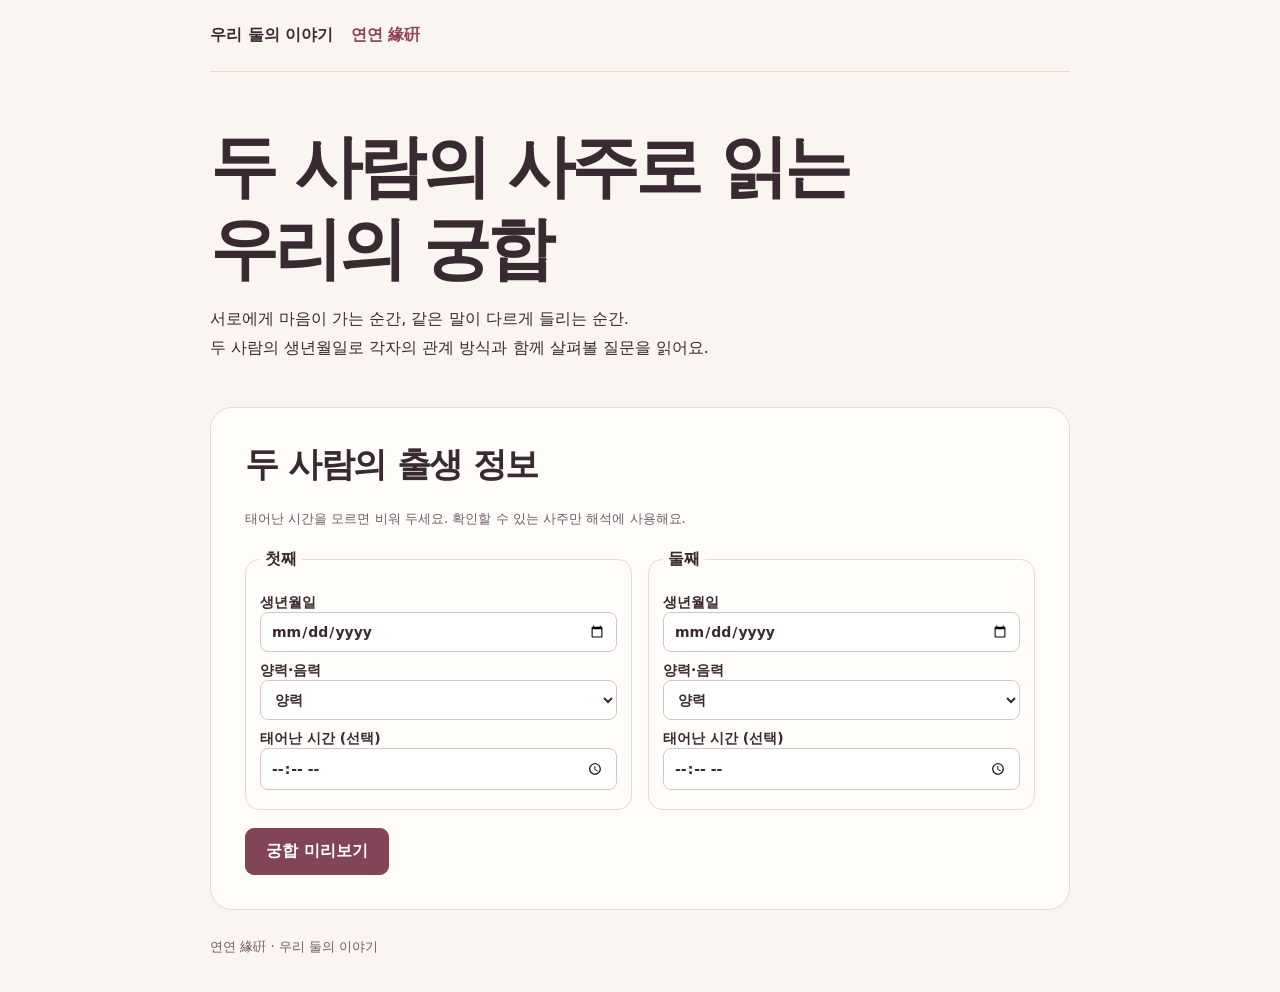
<file: compatibility.html>
<!doctype html>
<html lang="ko">
<head>
<meta charset="utf-8">
<meta name="viewport" content="width=device-width, initial-scale=1">
<title>우리 둘의 이야기 | 연연 사주 궁합</title>
<style>
:root{font-family:system-ui,-apple-system,"Apple SD Gothic Neo","Malgun Gothic",sans-serif;color:#392931;background:#faf5f0;font-size:16px}
*{box-sizing:border-box}body{margin:0}main,header,footer{width:min(100% - 36px, 860px);margin:auto}
header{padding:25px 0;border-bottom:1px solid #e5d6cf;font-weight:750}header span{margin-left:12px;color:#8d4358}
.landing{padding:54px 0 28px}h1,h2,h3,p{margin:0 0 16px;word-break:keep-all}h1{font-size:clamp(2.3rem,6vw,4.25rem);line-height:1.2;letter-spacing:-.055em}h2{font-size:clamp(1.45rem,4vw,2.15rem);letter-spacing:-.04em}p,li{line-height:1.8}a{color:#804157}small{color:#705b61}
.panel{background:#fffdf9;border:1px solid #eadad3;border-radius:22px;padding:clamp(18px,4vw,34px);margin:0 0 22px}
.fields,.samples{display:grid;grid-template-columns:repeat(2,minmax(0,1fr));gap:16px}
fieldset{min-width:0;border:1px solid #e9d9d1;border-radius:14px;padding:14px;margin:0}legend{font-weight:750;padding:0 5px}
label{display:block;margin:10px 0 5px;font-size:.875rem;font-weight:650}input,select,button{font:inherit}input:not([type=checkbox]),select{width:100%;min-width:0;padding:10px;border:1px solid #d8c5c9;border-radius:8px;background:white;color:inherit}
button{padding:12px 20px;min-height:44px;border:1px solid #824457;background:#824457;color:white;border-radius:9px;font-weight:700;cursor:pointer}button:disabled{opacity:.6;cursor:wait}button.secondary{background:transparent;color:#824457}.actions{display:flex;flex-wrap:wrap;gap:10px;margin-top:18px}
[role=alert]:empty,[role=status]:empty{display:none}[role=alert]{color:#921a3b;margin-top:12px}[role=status]{margin-top:12px}
article+article{border-top:1px solid #eadad3;padding-top:24px;margin-top:24px}article h3 span{display:block;font-size:.8rem;color:#824457;margin-bottom:8px}article p{font-size:1.03rem}
details{margin:12px 0;color:#705b61}summary{cursor:pointer;font-weight:650}
.samples img{display:block;width:100%;border-radius:12px;aspect-ratio:4/3;object-fit:contain;background:#f7ece9}.samples figure{margin:0}.samples figcaption{margin:8px 0;line-height:1.6}
footer{padding:6px 0 36px;color:#705b61;font-size:.83rem}[hidden]{display:none!important}
@media(max-width:580px){.landing{padding-top:34px}.fields{grid-template-columns:1fr}.samples{gap:12px}}
</style>
<script src="/compatibility.js" defer></script>
</head>
<body>
<header>우리 둘의 이야기 <span>연연 緣硏</span></header>
<main>
<section class="landing" aria-labelledby="landing-title">
<h1 id="landing-title">두 사람의 사주로 읽는<br>우리의 궁합</h1>
<p>서로에게 마음이 가는 순간, 같은 말이 다르게 들리는 순간.<br>두 사람의 생년월일로 각자의 관계 방식과 함께 살펴볼 질문을 읽어요.</p>
</section>
<section id="input-panel" class="panel" aria-labelledby="input-title">
<h2 id="input-title" tabindex="-1">두 사람의 출생 정보</h2>
<p><small>태어난 시간을 모르면 비워 두세요. 확인할 수 있는 사주만 해석에 사용해요.</small></p>
<form id="birth-form">
<div class="fields" id="birth-fields"></div>
<div class="actions"><button id="submit" type="submit">궁합 미리보기</button></div>
<p id="input-status" role="status"></p><p id="input-error" role="alert"></p>
</form>
</section>
<section id="preview" class="panel" hidden aria-labelledby="preview-label">
<h2 id="preview-label" tabindex="-1">우리의 궁합 미리보기</h2>
<h3 id="preview-title"></h3><p id="preview-excerpt"></p>
<h3>전체 리포트에서 읽을 내용</h3><ol id="contents"></ol>
<small>미리보기 기간에는 결제 없이 전체 리포트를 열 수 있어요.</small>
<div class="actions"><button id="open-report" type="button">3장 리포트 보기</button><button id="edit" class="secondary" type="button">출생 정보 수정</button></div>
<p id="report-status" role="status"></p><p id="report-error" role="alert"></p>
</section>
<section id="report" class="panel" hidden aria-labelledby="report-title">
<h2 id="report-title" tabindex="-1">우리 둘의 궁합 리포트</h2>
<p><small>전통 사주 상징을 바탕으로 관계를 돌아보는 해석이에요. 예시 장면을 두 사람의 경험에 비춰 읽어 보세요.</small></p>
<div id="chapters"></div>
<div class="actions"><button id="again" class="secondary" type="button">다른 궁합 보기</button></div>
</section>
<section id="samples" class="panel" hidden aria-labelledby="samples-title">
<h2 id="samples-title">작품 속 관계 읽어보기</h2>
<div class="samples">
<figure><img src="/assets/baek_heo_title.png" loading="lazy" alt="백소정과 허선 일러스트"><figcaption><strong>백소정과 허선</strong><br>백사전 · 비밀을 마주한 두 사람</figcaption><a href="/assets/baek_heo_title.png" download>공유용 카드</a> · <a href="/assets/baek_heo_plain.png" download>소장용 카드</a></figure>
<figure><img src="/assets/c11_title.png" loading="lazy" alt="엘리자베스와 다아시 일러스트"><figcaption><strong>엘리자베스와 다아시</strong><br>오만과 편견 · 서로의 판단을 돌아보는 두 사람</figcaption><a href="/assets/c11_title.png" download>공유용 카드</a> · <a href="/assets/c11_plain.png" download>소장용 카드</a></figure>
</div>
</section>
</main>
<footer>연연 緣硏 · 우리 둘의 이야기</footer>
<template id="birth-template">
<fieldset><legend></legend>
<label>생년월일<input name="date" type="date" required></label>
<label>양력·음력<select name="calendar"><option value="solar">양력</option><option value="lunar">음력</option></select></label>
<label hidden><input type="checkbox" name="leap"> 윤달</label>
<label>태어난 시간 (선택)<input name="time" type="time"></label>
</fieldset>
</template>
</body>
</html>
</file>
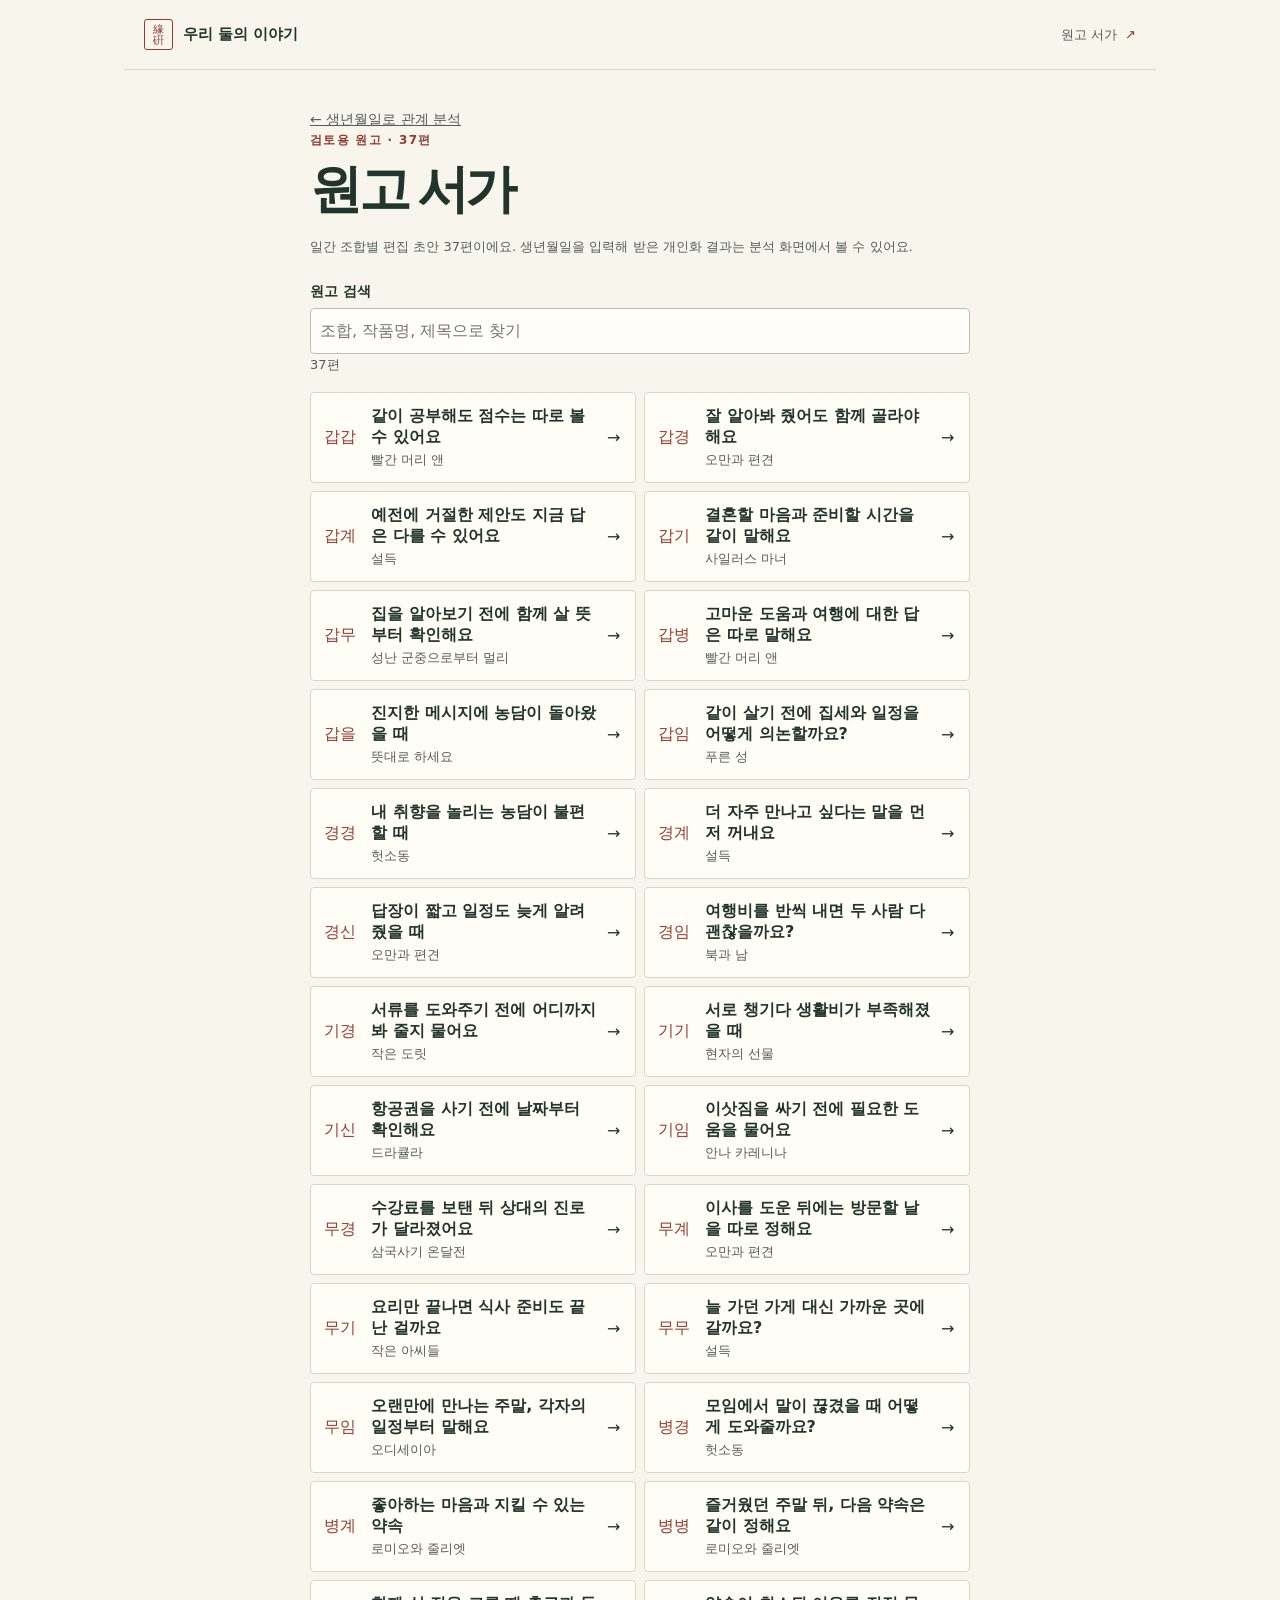
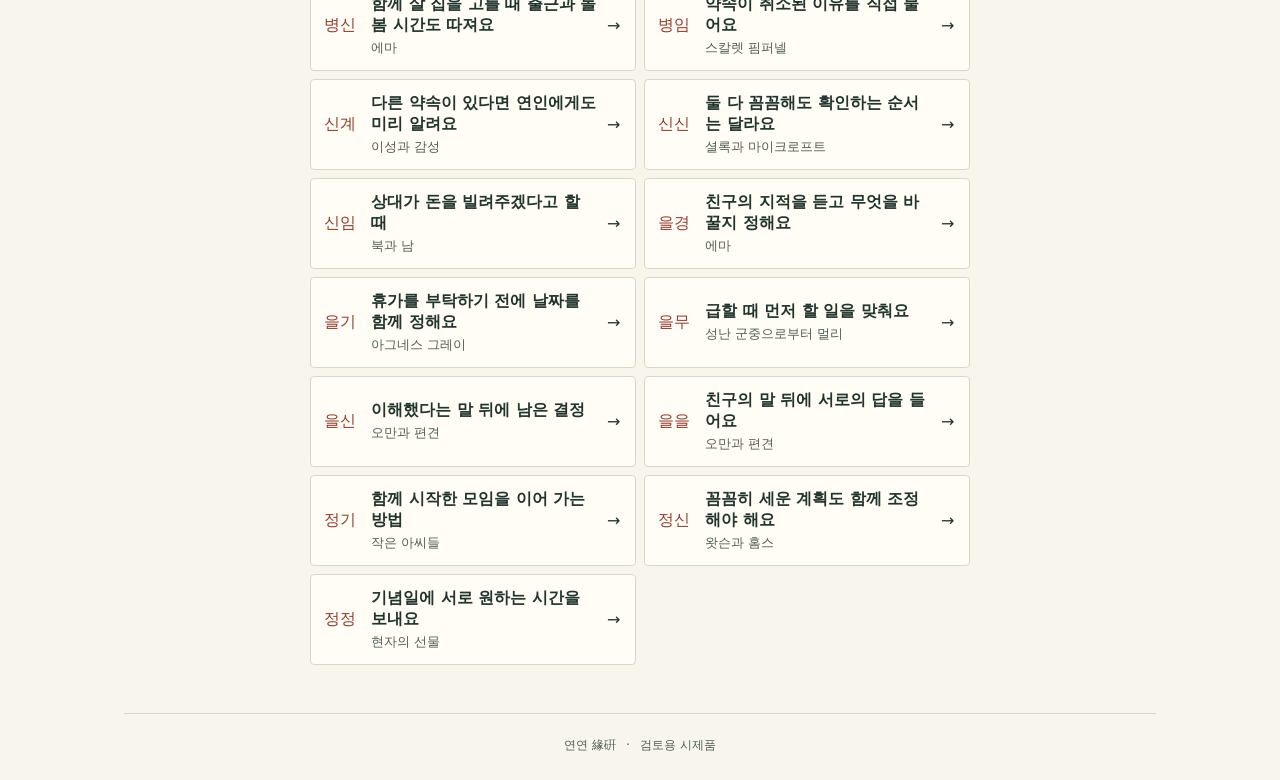
<file: manuscript-shelf.html>
<!doctype html>
<html lang="ko">
<head>
<meta charset="utf-8">
<meta name="viewport" content="width=device-width, initial-scale=1">
<meta name="color-scheme" content="light">
<meta http-equiv="Content-Security-Policy" content="default-src 'none'; style-src 'self' 'unsafe-inline'; script-src 'self' 'unsafe-inline'; base-uri 'none'; form-action 'none'">
<title>우리 둘의 이야기 · 연연</title>
<style>:root {
  --paper: #f8f5ec;
  --ink: #22352d;
  --muted: #535e53;
  --line: #d6d7c9;
  --red: #913e32;
  --green: #243f34;
  --serif: "Noto Serif KR", "Batang", "AppleMyungjo", Georgia, serif;
  font-family: system-ui, "Malgun Gothic", sans-serif;
  color: var(--ink);
  background: var(--paper);
}
* { box-sizing: border-box; }
body { margin: 0; overflow-wrap: anywhere; }
button, input, select { font: inherit; color: inherit; }
button { cursor: pointer; }
button:focus-visible, input:focus-visible, select:focus-visible, summary:focus-visible { outline: 2px solid var(--red); outline-offset: 4px; }
[hidden] { display: none !important; }
.masthead {
  max-width: 1032px; margin: auto; height: 70px; padding: 0 20px; display: flex;
  justify-content: space-between; align-items: center; border-bottom: 1px solid var(--line); gap: 10px;
}
.brand, .library-link, .back { background: none; padding: 0; border: 0; min-height: 44px; }
.brand { display: flex; align-items: center; gap: 10px; font-weight: 680; font-size: 15px; }
.seal { display: inline-grid; place-content: center; color: var(--red); border: 1px solid var(--red); width: 29px; height: 31px; border-radius: 3px; font: 11px/.98 var(--serif); }
.library-link { font-size: 13px; color: var(--muted); }
.library-link span { margin-left: 4px; color: var(--red); }
main { max-width: 1032px; margin: auto; padding: 22px 18px 0; min-height: 65vh; }
footer { margin: 48px auto 0; padding: 23px 20px 26px; max-width: 1032px; border-top: 1px solid var(--line); text-align: center; color: var(--muted); font-size: 12px; }
footer span { margin: 0 6px; }
h1, h2, h3, p { margin: 0; }
h1, h2 { font-family: var(--serif); word-break: keep-all; }
h1 { font-size: clamp(30px, 8vw, 52px); line-height: 1.27; letter-spacing: -.065em; font-weight: 700; }
h1[tabindex="-1"]:focus { outline: none; }
h2 { font-size: 25px; line-height: 1.42; letter-spacing: -.045em; }
p { line-height: 1.75; word-break: keep-all; }
.eyebrow { color: var(--red); font-size: 12px; font-weight: 700; letter-spacing: .11em; }
.hero { display: grid; border: 1px solid var(--line); border-radius: 6px; overflow: hidden; }
.hero-copy { padding: 32px 23px 27px; background: #f2eee1; }
.hero h1 { margin: 15px 0; }
.hero-copy p { font-size: 15px; color: var(--muted); max-width: 28ch; }
.cover { min-height: 228px; color: #f1dfb2; display: grid; place-items: center; position: relative; overflow: hidden;
  background: repeating-linear-gradient(110deg,#ffffff06 0 1px, transparent 1px 4px), radial-gradient(ellipse at 50% 35%, #4c6651, #20382e 77%); }
.cover::before, .cover::after { content: ""; position: absolute; border: 1px solid #e3d0a65c; inset: 11px; border-radius: 3px; }
.cover::after { inset: 17px; border-color: #e3d0a62b; }
.book { position: relative; display: flex; width: 166px; height: 101px; transform: rotate(-9deg); filter: drop-shadow(0 12px 10px #10231d99); }
.leaf { width: 50%; background: #eadeba; border: 1px solid #b1a175; box-shadow: 0 4px #b8a67a, 0 8px #716444; position: relative; padding-top: 23px; }
.leaf:first-child { transform: skewY(8deg); border-radius: 8px 2px 1px 3px; background: linear-gradient(85deg,#eee1ba,#ddcda2 85%,#b5a47a); }
.leaf:last-child { transform: skewY(-8deg); border-radius: 2px 8px 3px 1px; background: linear-gradient(90deg,#beac80,#f0e3bd 22%); }
.leaf i { display: block; width: 58%; height: 1px; margin: 9px auto; background: #7a745b71; }
.leaf i:last-child { width: 39%; }
.ribbon { position: absolute; top: 49px; left: 52%; width: 12px; height: 74px; background: #a64f3e; clip-path: polygon(0 0,100% 0,100% 100%,50% 88%,0 100%); transform: rotate(-8deg); }
.star { position: absolute; font-weight: 300; }
.star-one { top: 14%; left: 21%; font-size: 28px; }.star-two { right: 17%; top: 25%; }.star-three { right: 21%; bottom: 18%; font-size: 25px; }
.actions, .page, .home-details { max-width: 660px; margin: 0 auto; }
.actions { display: grid; gap: 8px; margin-top: 19px; }
.btn { display: inline-flex; min-height: 50px; align-items: center; justify-content: center; gap: 9px; width: 100%; border: 1px solid var(--green); border-radius: 5px; padding: 11px 16px; font-weight: 690; text-align: center; line-height: 1.4; }
.primary { color: #fffdf4; background: var(--green); }
.primary:hover { background: #315347; }
.secondary { background: transparent; border-color: var(--line); }
.secondary:hover { background: #eeeddf; }
.home-details { margin-top: 30px; border-top: 1px solid var(--line); }
.home-details .toc { margin: 12px 0; }
.caption { font-size: 13px; color: var(--muted); }
.back { margin-bottom: 13px; font-size: 14px; color: var(--muted); }
.heading { margin-bottom: 24px; }
.heading h1 { margin: 8px 0 13px; }
.panel { background: #fffdf6; border: 1px solid var(--line); border-radius: 6px; padding: 19px; margin: 15px 0; }
fieldset { min-inline-size: 0; }
legend { padding: 0 7px; color: var(--red); font-weight: 700; font-family: var(--serif); font-size: 20px; }
.label { display: block; font-size: 14px; font-weight: 650; margin: 0 0 7px; }
label em { font-size: 12px; font-style: normal; color: var(--muted); font-weight: 400; }
.fields { display: grid; grid-template-columns: minmax(0, 1.5fr) minmax(0, 1fr); gap: 15px 11px; }
input:not([type=checkbox]),select { min-width: 0; width: 100%; min-height: 46px; padding: 8px 9px; border: 1px solid #b7bfb2; border-radius: 4px; background: #fffefa; font-size: 16px; }
.check { display: flex; align-items: center; gap: 6px; min-height: 44px; grid-column: 1/-1; font-size: 14px; }
.error { color: #8d3128; margin: 10px 0; font-size: 14px; }
.stamp { display: inline-block; padding: 5px 10px; border: 1px solid currentColor; border-radius: 20px; color: var(--red); font-size: 12px; font-weight: 650; }
.result-top { background: var(--green); color: #fff5da; border-radius: 6px; padding: 29px 22px; margin-bottom: 18px; }
.result-top h1 { margin: 11px 0 14px; }
.result-top .eyebrow { color: #ecd298; }
.pair { display: flex; gap: 8px; flex-wrap: wrap; margin: 14px 0 0; }
.pair span { padding: 5px 10px; border: 1px solid #ffffff60; border-radius: 30px; font-size: 13px; }
.toc { list-style: none; padding: 0; margin: 13px 0; }
.toc li { padding: 12px 0; display: flex; align-items: baseline; gap: 13px; border-bottom: 1px solid var(--line); font-size: 14px; }
.toc li span { color: var(--red); font-family: var(--serif); }
.excerpt { padding: 20px 0; }
.excerpt h2 { margin: 9px 0 14px; }
.excerpt p { font: 17px/1.95 var(--serif); }
.bill { display: flex; justify-content: space-between; gap: 14px; padding: 15px 0; border-top: 1px solid var(--line); font-size: 15px; }
.bill:first-of-type { margin-top: 14px; }
.bill:last-of-type { border-bottom: 1px solid var(--line); }
.reader-nav { display: grid; grid-template-columns: repeat(3,minmax(0,1fr)); gap: 5px; margin: 12px 0 21px; }
.reader-nav button { padding: 7px 4px; border: 1px solid var(--line); font-size: 12px; }
.reader-nav [aria-current=step] { background: var(--green); color: #fffdf4; border-color: var(--green); }
.article { border-top: 1px solid var(--line); padding: 27px 0 9px; }
.article h2 { margin: 10px 0 25px; font-size: clamp(26px, 6.7vw, 37px); }
.article h3 { margin: 27px 0 8px; font-size: 17px; }
.article p { margin-bottom: 18px; font-family: var(--serif); font-size: 18px; line-height: 1.9; }
.article strong { color: #763a31; }
.reading-note { margin: 14px 0; background: #efece0; border-left: 2px solid #b7a272; padding: 12px; }
.spread { display: grid; grid-template-columns: 1fr 1fr; gap: 8px; }
.catalogue { display: grid; gap: 8px; margin-top: 15px; }
.entry { display: grid; grid-template-columns: 37px minmax(0,1fr) 15px; gap: 10px; text-align: left; align-items: center; background: #fffdf6; padding: 13px; border: 1px solid var(--line); border-radius: 4px; min-height: 64px; }
.entry span:first-child { color: var(--red); font-family: var(--serif); }
.entry small { display: block; margin-top: 3px; color: var(--muted); }
.finish { margin: 20px 0 12px; padding: 15px; border: 1px solid var(--line); background: #eef0e5; }
@media (min-width: 760px) {
  main { padding: 39px 25px 0; }
  .hero { grid-template-columns: 1fr .9fr; }
  .hero-copy { padding: 55px 40px; }
  .book { scale: 1.45; }
  .actions { margin-top: 24px; }
  .result-top { padding: 35px; }
  .catalogue { grid-template-columns: 1fr 1fr; }
}
</style>
<link rel="stylesheet" href="/report-glossary.css"><script src="/report-glossary.js"></script></head>
<body>
<header class="masthead">
  <button class="brand" data-action="home"><span class="seal" aria-hidden="true">緣<br>硏</span><span>우리 둘의 이야기</span></button>
  <button class="library-link" data-action="library">원고 서가 <span aria-hidden="true">↗</span></button>
</header>
<main id="app"></main>
<footer>연연 緣硏 <span>·</span> 검토용 시제품</footer>
<script type="application/json" id="series-data">{"id":"literary-relationships","name":"우리 둘의 이야기","edition":"문학 관계 시리즈 · 첫 번째 이야기","chapters":[{"label":"원작 장면과 인물 해석","short":"원작"},{"label":"현대 가상 장면","short":"가상 장면"},{"label":"우리에게 건네는 제안","short":"대화 제안"}],"manuscripts":[{"code":"T18","key":"무무","ref":"0ce1aeca224df7115d63b9c4f10f8c15cac8ff7b","path":"prose-reset-follow-up/batch-04/무무.md","sha":"883e7f3557689149b33ebdf98b11f1d2bd1598fe","title":"늘 가던 가게 대신 가까운 곳에 갈까요?","work":"설득","note":"두 분 모두 두 인물의 관점을 함께 읽어요. 개인별 배역은 정하지 않아요. 성향은 원작 행동에 대한 해석이며 현대 장면과 대사는 가상이에요. 전체 명식 개인화는 적용하지 않았어요.","chapters":[{"title":"크로프트 부부가 함께 길을 갈 때","body":"### 소피아 크로프트의 관점\n\n**책임감** · **적극성**\n\n소피아는 결혼한 뒤 여러 차례 바다를 건넜고 남편과 배에서 지낸 때가 가장 **행복했다고 말해요**. 마차를 타고 갈 때는 기둥에 부딪힐 것 같자 남편에게 알리고 직접 **고삐를 돌려요**. 함께 탄 사람의 안전을 자기 일로 여기는 **책임감**, 위험을 알아차리자 바로 손을 보태는 **적극성**으로 해석할 수 있어요. 당장 위험을 피해야 하는 장면이라 평소 두 사람이 의견이 다를 때 어떻게 결정하는지까지는 알기 어려워요.\n\n### 크로프트 제독의 관점\n\n**다정함** · **꾸준함**\n\n제독은 아내와 함께 앤이 마차에 탈 **자리를 내 줘요**. 같이 가는 사람의 수고를 덜어 주는 **다정함**이 보여요. 제독은 웬트워스와 이야기하면서 아내와 함께 배에서 지낸 것을 두 사람이 해 온 일로 말해요. 거듭 항해를 함께하며 부부 생활을 이어 온 데서 **꾸준함**을 읽을 수 있어요. 마차에서는 앞의 기둥을 소피아가 먼저 알아챘어요. 함께 지낸 시간이 길어도 두 사람이 같은 상황을 똑같이 살피는 건 아니에요."},{"title":"오늘은 가까운 데서 사자는 말이 서운할 때","body":"두 분은 주말마다 한 사람의 집에서 같이 밥을 해 먹으려고 늘 같은 가게에서 **장을 봐요**. 그 집에 사는 분이 쌀이 얼마나 남았는지 보고 장보기 목록을 적어 두면, 다른 분은 무거운 짐을 같이 들어 줘요. 어느 주말에는 한 분이 “오늘은 우유랑 달걀뿐인데 집 앞에서 사자”라고 해요. 다른 한 분은 “늘 가던 데 가면 되잖아”라고 답해요. 그분은 쌀이 떨어지기 전에 오늘 사 둘 생각이었어요.\n\n가게를 바꾸자고 한 분은 필요한 것만 빨리 사서 두 사람의 시간을 아끼고 싶었어요. 늘 가던 곳을 택한 분은 이번에도 미리 챙겨 두려던 일을 귀찮게 여긴 것 **같아 서운해요**. 서로를 챙기려던 두 사람이 정작 오늘 뭘 사러 가는지는 함께 확인하지 않았어요.\n\n늘 가던 가게에 가고 싶은 이유가 음식인지, 그곳에서 보내는 시간인지 **말해 보세요**. 그래야 가까운 곳으로 바꿔도 무엇을 함께하고 싶은지는 알 **수 있어요**."},{"title":"쌀을 챙기는 사람, 시간을 아끼려는 사람","body":"“나는 우유랑 달걀만 사는 줄 알았어. 오늘 같이 살 게 **더 있어?”라고 물어보세요**. 쌀을 사려던 분은 “다음 주에 떨어질 것 같아서 오늘 사 두려고 했어”라고 **말해 보세요**. “쌀 떨어질 때마다 네가 먼저 챙겼구나. 난 오늘 너랑 빨리 장 보고 좀 쉬고 싶었어.” 그 말을 들으면 가까운 가게를 가자는 말에 어떤 마음이 있었는지도 알 수 있어요.\n\n쌀이 오늘 떨어진다면 두 사람이 늘 가던 가게에서 장을 봐요. 며칠 더 먹을 만큼 있다면 오늘은 우유와 달걀만 사도 돼요. 얼마 남았는지 둘 다 모르면 저녁을 차리기 전에 쌀통부터 열어 봐요. 다음번에는 가까운 가게를 제안했던 분이 먼저 살피고 “이번 주까지는 있네. 떨어지기 전에 내가 사 올게”라고 **말해 보세요**. 장을 보는 수고에는 무거운 봉지를 드는 일과 봉지에 무엇을 담을지 기억하는 일이 함께 들어 있어요."}]},{"code":"T31","key":"을무","ref":"0ce1aeca224df7115d63b9c4f10f8c15cac8ff7b","path":"prose-reset-follow-up/batch-06/을무.md","sha":"a85ded4872afefa84c29b6b8410912d82b272dae","title":"급할 때 먼저 할 일을 맞춰요","work":"성난 군중으로부터 멀리","note":"을목 쪽은 ‘당신’, 무토 쪽은 ‘상대방’이에요. 성향은 원작 행동에 대한 해석이에요. 현대 장면과 대사는 가상이며 전체 명식 개인화는 적용하지 않았어요.","chapters":[{"title":"폭풍이 오자 두 사람이 곡식을 덮어요","body":"### 배스시바를 닮은 당신\n\n**적극성** · **유연함**\n\n날씨 때문에 잠에서 깬 배스시바는 곡식이 걱정돼 **밖으로 나와요**. 이미 곡식 더미를 덮고 있는 가브리엘에게 도울 일이 있는지 **먼저 물어요**. 여기서 **적극성**이 보여요. 가브리엘이 갈대 단을 가져다 달라고 하자 사다리를 올라 한 단씩 건네요. 현장에서 필요한 일을 듣고 바로 움직이는 **유연함**으로 해석할 수 있어요. 당시 배스시바는 트로이와 결혼한 상태예요. 이 장면에서 가브리엘과 함께 나선 목적은 농장의 곡식을 지키는 일이에요.\n\n### 가브리엘을 닮은 상대방\n\n**책임감** · **침착함**\n\n가브리엘은 덮개를 구해 밀 더미 일부를 덮고, 덮개가 모자라자 곡식 단을 **겹쳐 놓아요**. 다른 방법을 찾아 일을 이어 가는 **책임감**이 보여요. 배스시바가 오자 무엇을 옮길지 바로 **알려 줘요**. 급한 중에도 할 일을 구체적으로 말하는 **침착함**으로 볼 수 있어요. 그 역시 번개에 위험을 느껴 한 차례 내려와요. 침착함은 여기서 일을 설명하는 태도를 가리켜요."},{"title":"장소가 취소됐는데 서로 다른 일부터 해요","body":"당신은 모임 준비에 빈틈이 생기면 먼저 나서고, 그날 상황에 맞춰 맡을 **일을 바꿔요**. 상대방은 문제가 생겨도 수습을 이어 가고 복잡한 일에서 무엇이 급한지 **짚어 줘요**. 함께 준비하면 한 사람이 모든 일을 해야 한다는 부담이 줄어요.\n\n친구들과 만나기 한 시간 전에 장소가 취소돼요. 상대방은 대체 장소에 전화하고, 당신은 단체방에 아직 출발하지 말라고 알려요. 그런데 후보 식당에서는 인원수를 알아야 자리를 잡아 줄 **수 있대요**. 상대방이 뒤늦게 **“인원부터 물어봤어야지”라고 해요**. 당신은 친구들의 헛걸음을 막아 줬는데 핀잔부터 들은 것 같아요. 상대방은 식당에 다시 전화할 시간을 놓칠까 조급해요. 각자 바로 움직이면서 예약에 어떤 정보가 필요한지는 말하지 못했어요."},{"title":"친구들의 답을 모아 예약 가능 시간을 확인해요","body":"상대방은 “출발하지 말라고 알려 **줘서 다행이야**. 아까 말이 날카로웠어. 식당에서 지금 인원수를 달래”라고 말해요. 당신은 “그럼 내가 단체방에서 인원 확인할게. 너는 몇 명까지 가능한지 알아봐 줘”라고 답해요.\n\n당신은 친구들에게 15분 안에 참석 여부를 알려 **달라고 해요**. 상대방은 식당에 몇 시까지 인원을 알려 줘야 하는지와 비용을 물어요. 식당이 기다려 줄 수 있으면 15분 뒤에 두 사람이 답을 맞춰 봐요. 인원이 불확실하거나 모두 앉을 곳이 없으면 오늘 모임은 미뤄요. 당신이 친구들에게 변경을 알리고, 상대방은 식당에 예약하지 않겠다고 전해요."}]},{"code":"T07","key":"갑갑","ref":"0ce1aeca224df7115d63b9c4f10f8c15cac8ff7b","path":"prose-reset-follow-up/batch-01/갑갑.md","sha":"21eba4d26653619a79b97537659e64f25247a28e","title":"같이 공부해도 점수는 따로 볼 수 있어요","work":"빨간 머리 앤","note":"두 인물의 관점을 함께 읽어요. 두 분 중 누구에게도 배역을 정하지 않아요. 성향은 인물의 행동을 바탕으로 읽었어요. 현대 생활 장면과 대사는 가상이며, 전체 명식에 따른 개인화는 적용하지 않았어요.","chapters":[{"title":"앤과 길버트가 목표를 좇는 방식","body":"### 앤의 관점\n\n**독립심** · **승부욕**\n\n앤은 장학금을 받아 대학에 가겠다는 **목표를 세워요**. 마릴라 곁에 남기로 한 뒤에도 교사가 되고 집에서 공부를 이어 갈 **계획을 직접 세워요**. 형편이 달라져도 자신이 할 일을 고르는 **독립심**이 보여요.\n\n앤은 퀸스에서 길버트와 성적을 놓고 **경쟁하며 꾸준히 공부해요**. 상대가 잘할수록 자신도 잘하고 싶은 **승부욕**을 볼 수 있어요. 경쟁은 공부할 힘이 되지만, 둘이 함께 준비할 때도 성적을 계속 비교하면 조언을 편하게 듣기 어려워질 **수 있어요**.\n\n### 길버트의 관점\n\n**성실함** · **너그러움**\n\n길버트도 퀸스에서 앤과 경쟁하며 학업을 이어 가고 **금메달을 받아요**. 같은 목표를 두고 꾸준히 노력하는 **성실함**을 볼 수 있어요. 그 성실함이 상대의 공부 방법까지 정해 줘야 **한다는 뜻은 없어요**.\n\n길버트는 앤이 마릴라 곁에 머물 수 있게 애번리 교직을 물러나고 다른 학교에서 **일하기로 해요**. 상대의 사정을 고려해 자기 계획을 조정하는 **너그러움**입니다. 이때 두 사람은 친구가 돼요. 도움을 주는 사람이 자기 일정과 부담을 감당할 수 있는지도 중요해요.\n\n갑목 일간인 두 사람은 앤과 길버트처럼 서로 잘하는 모습을 보며 힘을 얻을 수 있어요. 퀸스에서는 같은 시험의 점수가 중요했지만, 애번리 교직을 양보한 길버트는 그때 앤에게 무엇이 필요한지를 따로 살폈어요. 함께 공부할 때도 같은 목표를 두고 겨루는 시간과 상대를 돕는 시간을 구분해 보세요."},{"title":"풀이를 알려 줬는데 평가로 들릴 때","body":"같은 자격시험을 준비하는 연인은 서로 모르는 문제를 설명해 줄 **수 있어요**. 함께 정한 시간에 꾸준히 공부하면 혼자 할 때보다 계획을 지키기도 쉬워요.\n\n모의고사를 본 날, 점수가 높은 사람이 상대의 답안지를 보며 “이 문제는 이렇게 풀면 쉬워”라고 해요. 점수가 낮았던 사람은 “나도 알아”라고 답하고 답안지를 덮어요. 먼저 말을 꺼낸 사람은 도움을 주려다 무안을 당했다고 느껴요. 듣는 사람은 혼자 다시 풀어 보기도 전에 실력을 평가받는 기분이에요.\n\n그날 문제는 누가 더 잘 풀었느냐보다, 두 사람이 서로 다른 공부를 하려 했다는 데 있어요. 말을 건 사람은 자기 풀이를 설명하며 복습하고 싶었을 수 있어요. 답안지를 덮은 사람은 틀린 이유를 먼저 혼자 확인하고 싶었고요. 그 자리에서 계속 설명하면 한 사람은 열심히 가르치고도 속이 상하고, 다른 사람은 자기 풀이를 끝까지 해 볼 기회를 놓쳐요."},{"title":"같이 볼 문제부터 정하기","body":"다음 공부 시간에 답안지를 펴기 전에 **말해 보세요**. “점수는 오늘 얘기하고 **싶지 않아**. 12번만 같이 보고 싶어.” 설명했던 사람은 “네가 어디까지 풀었는지 먼저 보여 줄래?”라고 물을 수 있어요.\n\n도움을 받을 사람이 문제와 범위를 정하면 혼자 풀어 보고 싶은 부분을 지킬 수 있어요. 설명할 사람도 자신이 잘 아는 풀이를 필요한 만큼 나눌 수 있어요. 둘 중 한 명이라도 집중해서 혼자 풀고 싶으면 그날은 따로 공부하세요. 다음에 함께 공부할 때도 점수를 공유할지는 먼저 물어보면 됩니다.\n\n다음 주에는 각자 틀린 문제를 하나씩 골라 풀이 과정을 먼저 설명해 보세요. 듣는 사람은 답을 알려 주기 전에 “여기서 어떤 조건을 먼저 봤어?”라고 물어봐요. 누가 더 많이 맞았는지 보고 싶은 날도 있을 거예요. 그때는 서로 점수를 비교해도 괜찮은 날인지부터 확인하세요."}]},{"code":"T20","key":"갑기","ref":"0ce1aeca224df7115d63b9c4f10f8c15cac8ff7b","path":"prose-reset-follow-up/batch-01/갑기.md","sha":"0c08286e6050bd4f1c75849cf88fca8a0a4e93f1","title":"결혼할 마음과 준비할 시간을 같이 말해요","work":"사일러스 마너","note":"이 글에서 갑목 쪽은 ‘당신’, 기토 쪽은 ‘상대방’입니다. 성향은 인물의 행동을 바탕으로 읽었어요. 현대 생활 장면과 대사는 가상이며, 전체 명식에 따른 개인화는 적용하지 않았어요.","chapters":[{"title":"에피와 애런이 결혼을 생각할 때","body":"### 에피를 닮은 당신\n\n**뚜렷한 주관** · **깊은 애정**\n\n에피는 생부가 자기 집으로 오라고 권하자, 자신을 키워 준 사일러스 **곁에 남겠다고 해요**. 더 풍족하게 살 수 있다는 제안을 듣고도 원하는 생활을 직접 고르는 **뚜렷한 주관**이 보여요.\n\n에피는 애런과 결혼하더라도 사일러스와 함께 살며 돌보고 **싶다고 말해요**. 익숙한 생활과 자신을 키워 준 사람을 소중히 여기는 **깊은 애정**입니다. **에피는 지금 생활을 오래 이어 가고 싶다고 애런에게도 말해요.** 기존 생활을 지키고 싶은 마음이 크면 새 계획의 시점을 두고 상대와 의견이 갈릴 수 있어요.\n\n### 애런을 닮은 상대방\n\n**현실 감각** · **성급함**\n\n애런은 정원 일감이 늘었다며 결혼 이야기를 꺼내고 사일러스까지 셋이 함께 **살자고 제안해요**. 결혼 뒤 수입과 가족이 살 곳을 함께 생각하는 **현실 감각**을 볼 수 있어요.\n\n에피의 말에 따르면 애런은 자신을 아낀다면 같은 때에 결혼하고 싶어야 한다고 **말했고, 에피는 울었어요**. 생활을 준비하는 일과 상대가 결정할 시간을 주는 일은 함께 필요해요. 자기 준비가 끝나자 상대도 같은 답을 해야 한다고 본 데서 **성급함**이 드러납니다."},{"title":"결혼 날짜를 말하자 가족 돌봄이 걱정될 때","body":"가족이 겪을 변화를 먼저 살피는 사람과 집이나 생활비를 구체적으로 알아보는 사람은 결혼 준비에서 서로를 **도울 수 있어요**. 다만 각자 준비가 끝났다고 느끼는 시점은 다를 수 있어요.\n\n상대방이 “올가을에는 집을 **합치자”고 해요**. 당신은 지금 가족의 병원 방문에 동행하고 있어, 이사 뒤에도 누가 같이 갈 수 있을지 알아보고 싶어요. “가을은 좀 어려울 것 같아”라고만 답하자 상대방이 “결혼하고 싶은 건 맞아?”라고 물어요. 상대방은 준비할 일이 뭔지 모르니 기한 없이 기다리는 기분이고, 당신은 함께할 뜻까지 의심받는 것 같아요."},{"title":"날짜를 정하기 전에 돌봄 계획 확인하기","body":"당신은 “결혼하고 싶어. 이사하면 병원 가는 날에 누가 동행할 수 있을지 먼저 알아보고 **싶어”라고 말해 보세요**. 가족에게 필요한 도움과 원하는 방식을 물어보고, 상대방은 두 사람이 고려하는 지역에서 병원까지 걸리는 시간을 확인할 **수 있어요**.\n\n가족을 챙기려는 사람은 실제로 필요한 도움을 파악할 수 있고, 일정을 잡으려는 사람은 무슨 답을 기다리는지 **알게 됩니다**. 이번 주말에 알아본 내용을 함께 보세요. 가을까지 계획을 세우기 어렵다면 이사 시점을 미루고, 집은 두 사람이 시기에 합의한 뒤 계약하세요."}]},{"code":"T33","key":"갑임","ref":"0ce1aeca224df7115d63b9c4f10f8c15cac8ff7b","path":"prose-reset-follow-up/batch-02/갑임.md","sha":"8a9629a23d4ce055164f3951045a8f8fa887e90c","title":"같이 살기 전에 집세와 일정을 어떻게 의논할까요?","work":"푸른 성","note":"갑목 쪽은 ‘당신’, 임수 쪽은 ‘상대방’입니다. 성향은 인물의 행동에서 읽었어요. 현대 장면과 대사는 가상이며 전체 명식 개인화는 적용하지 않았어요.","chapters":[{"title":"발랜시의 청혼과 바니가 내건 조건","body":"### 발랜시를 닮은 당신\n\n**독립심** · **적극성**\n\n발랜시는 가족에게 돌아가지 않기로 하고 바니에게 **직접 청혼해요**. 가족이 기대하는 생활을 따르기보다 어디서 누구와 살지 스스로 정하려는 **독립심**, 원하는 생활을 먼저 제안하는 **적극성**이 보여요. 당시 발랜시는 의사의 편지 때문에 살 날이 얼마 남지 않았다고 믿었고, 바니에 대해 아는 게 거의 없다고 **인정하면서도 결혼을 제안했어요**. 뜻이 분명할수록 서둘러 결정을 내리기 쉬운 면도 드러나요.\n\n### 바니를 닮은 상대방\n\n**자유로움** · **경계심**\n\n바니는 결혼해도 자신이 사는 섬을 떠날 생각이 **없다고 말해요**. 결혼 뒤에도 원하는 방식으로 살려는 **자유로움**이 드러나요. 숨기고 싶은 일은 묻지 말고 편지도 보여 달라고 **하지 말라고 해요**. 사적인 일을 쉽게 드러내지 않는 **경계심**을 읽을 수 있어요. 발랜시도 섬에서 살고 싶어 했지만, 바니에 대해 모르는 부분까지 감수해야 했어요."},{"title":"일 얘기를 아끼다가 집세도 묻기 어려워질 때","body":"당신이 먼저 같이 살자고 하자 상대방도 반가워해요. 상대방이 집을 합쳐도 각자 혼자 쉴 수 있는 공간은 있었으면 좋겠다고 말하니 당신도 **편하게 느껴요**. 같이 살자는 제안 덕분에 두 사람이 어떤 집을 원하는지 구체적으로 이야기할 수 **있게 됐어요**.\n\n집을 알아보던 중 상대방이 “일 얘기는 자세히 안 하고 싶어”라고 해요. 당신은 상대방의 수입이 달마다 달라 상대방이 집세를 어느 정도까지 낼 수 있는지 궁금하지만, 일을 캐묻는 것처럼 들릴까 봐 비용 얘기까지 접어요. 상대방은 그 뒤에도 당신이 매물을 보내자 비용도 괜찮은 **줄 알아요**.\n\n동거 날짜부터 정하면 집세가 부담스러워도 뒤늦게 말하기 어려워요. 계약 전에 월세와 공과금을 누가 얼마씩 낼 수 있는지 **계산해 보세요**."},{"title":"각자 낼 수 있는 금액으로 매물 고르기","body":"보내 둔 매물부터 같이 보면서 각자 수입이 적은 달에도 낼 수 있는 월세와 관리비의 상한을 **적어 보세요**. “거래처나 수입 내역은 몰라도 돼. 한 달에 집세로 얼마까지 낼 수 있는지가 궁금해”라고 물으면 상대방은 지키고 싶은 사생활을 지키면서 공동생활에 필요한 정보를 줄 수 있어요. 당신도 같이 살자는 제안을 구체적인 집 조건으로 발전시킬 수 있고요.\n\n수입 내역을 어디까지 보여 줄지는 **각자 정해요**. 같이 볼 숫자는 매달 낼 수 있는 월세와 관리비, 지금 보증금에 보탤 수 있는 금액이면 돼요. 창이 마음에 들거나 동네가 익숙해도 두 조건 가운데 하나가 맞지 않으면 후보에서 빼요. 아직 자기 몫을 정하기 어렵다면 지금 사는 집을 유지한 채 언제 다시 숫자를 볼지 약속해요. 같이 살자는 제안을 받아들인 뒤에도 어떤 생활을 함께 꾸릴지는 천천히 정할 수 있어요."}]},{"code":"T09","key":"을경","ref":"0ce1aeca224df7115d63b9c4f10f8c15cac8ff7b","path":"prose-reset-follow-up/batch-05/을경.md","sha":"f44f91aa66758c58d73b70cc4fc3c70736494ee9","title":"친구의 지적을 듣고 무엇을 바꿀지 정해요","work":"에마","note":"을목 쪽은 ‘당신’, 경금 쪽은 ‘상대방’이에요. 성향은 원작 행동에 대한 해석이며 현대 장면과 대사는 가상이에요. 전체 명식 개인화는 적용하지 않았어요.","chapters":[{"title":"에마가 한 농담을 나이틀리가 짚어 줄 때","body":"### 에마를 닮은 당신\n\n**유연함** · **자기성찰**\n\n에마는 박스힐 모임에서 베이츠 양의 **수다를 농담거리로 삼아요**. 나이틀리의 지적을 받은 뒤 다음 날 일찍 베이츠 **양을 찾아가요**. 불편한 말을 듣고도 이전과 다르게 행동하는 **유연함**이 보여요. 자신이 그동안 베이츠 양을 업신여겼던 태도까지 돌아보는 **자기성찰**도 드러나요. 처음부터 상대를 잘 배려한 행동은 아니며, 방문 한 번으로 상처가 모두 없어졌다고 볼 수도 없어요.\n\n### 나이틀리를 닮은 상대방\n\n**원칙성** · **솔직함**\n\n나이틀리는 베이츠 양이 가난하고 에마보다 나이가 많으며, 에마가 다른 사람들의 태도에도 영향을 줄 수 **있다고 말해요**. 친한 사람의 농담이라도 약한 처지의 사람에게 미칠 영향을 따지는 **원칙성**이 보여요. 에마가 싫어할 것을 알면서 잘못을 직접 짚는 **솔직함**도 있어요. 이 장면에서 타당한 비판을 했다고 해서 다른 일에서도 늘 옳거나 에마를 감독할 권한이 **생기는 것은 아니에요**."},{"title":"고치면 좋겠다는 말이 나를 깎아내리는 말처럼 들릴 때","body":"당신은 상대방이 불편하다고 한 일을 듣고 약속 방식을 바꿔 **주곤 해요**. 상대방은 당신과는 어긋난 일을 다시 의논할 **수 있어 좋아요**. 상대방도 친한 사이에서 무례한 말이 나오면 그냥 넘기지 않아요. 당신은 자기 편의를 위해서만 판단하지 않는 점을 믿어요.\n\n모임에서 당신이 친구의 예전 실수를 농담으로 꺼내요. 돌아오는 길에 상대방이 “그 얘기 뒤에 친구가 말이 없어졌어”라고 해요. 당신은 모두 웃었으니 괜찮았다고 답하지만, 집에 와서는 친구의 표정이 **마음에 걸려요**. 다시 생각할수록 부끄러워 상대방의 말도 더 듣고 싶지 않아요. 상대방은 당신이 농담을 계속해도 된다는 뜻으로 답한 줄 알고 지적을 반복해요. 친구에게 확인할 일보다 두 사람의 말다툼이 커져요.\n\n지적이 막연하면 어떤 일을 고쳐야 하는지 알기 어려워요. 가장 불편했던 말이나 행동을 하나만 짚어 달라고 **해 보세요**."},{"title":"지적은 한 행동에 한정하고 사과는 직접 해요","body":"당신은 “친구가 불편했을 **수도 있겠어**. 민망해서 괜찮다고 우겼어. 내가 직접 연락할게”라고 말할 수 있어요. 상대방은 “그 얘기를 사람들 앞에서 꺼낸 게 걱정됐어”라고 문제였던 행동만 짚고, 당신의 성격 전체를 평가하는 말은 멈춰요.\n\n다음 날 친구에게 직접 연락해요. “어제 사람들 앞에서 네 실수를 얘기했어. 미안해. 다음 모임에서 다시 나오면 내가 그 얘기를 멈출게.” 답장이 늦어도 대수로운 일은 아니었다고 확인받으려 애쓰지 마세요. 다음 모임에서 친구의 실수가 다시 농담이 되면, 상대방이 옆에 없어도 “그 얘기는 여기서 그만하자”라고 **말해 보세요**. 친구는 사과했던 말이 모임에서도 지켜지는지 볼 수 있어요."}]},{"code":"T22","key":"을을","ref":"0ce1aeca224df7115d63b9c4f10f8c15cac8ff7b","path":"prose-reset-follow-up/batch-06/을을.md","sha":"d1c638d1432ea8a46accaf5aa8f98b2bfb16ce75","title":"친구의 말 뒤에 서로의 답을 들어요","work":"오만과 편견","note":"두 분 모두 제인과 빙리의 관점을 함께 읽어요. 개인별 배역은 정하지 않아요. 성향은 원작 행동에 대한 해석이에요. 현대 장면과 대사는 가상이며 전체 명식 개인화는 적용하지 않았어요.","chapters":[{"title":"제인이 드러낸 호감과 빙리가 믿은 판단","body":"### 제인 베넷의 관점\n\n**신중함** · **온화함**\n\n제인은 사람들 앞에서 빙리 이야기를 조심스럽게 하다가 엘리자베스와 단둘이 있을 때 그가 마음에 **든다고 말해요**. 표현을 서두르지 않는 **신중함**으로 볼 수 있어요. 빙리의 누이들도 이야기해 보면 좋은 사람들이라고 말해요. 사람에게서 좋은 점을 먼저 살피는 **온화함**이에요. 제인이 호감을 일부러 숨기려 했는지는 알 **수 없어요**. 가까운 엘리자베스와 다아시는 제인의 표현을 다르게 읽어요.\n\n### 찰스 빙리의 관점\n\n**사교성** · **유연함**\n\n빙리는 무도회에서 사람들과 곧 어울리고 여러 **곡을 춰요**. 낯선 자리에도 쉽게 섞이는 **사교성**이 보여요. 이후 제인이 자신을 좋아하지 않는다는 다아시의 판단을 받아들여요. 가까운 이의 의견을 들을 수 있다는 점에서 **유연함**으로 읽을 수 있지만, 그 의견에 지나치게 기대는 모습도 함께 보여요. 다아시는 나중에 자기가 제인의 마음을 잘못 판단했다고 빙리에게 말해요. 빙리는 제인을 **다시 찾아가 청혼해요**."},{"title":"다음에도 만나고 싶은지 둘 다 확신이 없어요","body":"처음 만난 자리에서 대화를 편하게 이끄는 사람이 있으면 **긴장이 풀려요**. 말을 재촉하지 않고 천천히 가까워질 시간을 주는 사람과도 편안할 **수 있어요**. 두 모습은 한 사람에게서 번갈아 나타날 수 있어요.\n\n몇 번 데이트한 뒤 한 사람이 친구에게서 “그 사람 원래 누구한테나 친절해”라는 **말을 들어요**. 지난 데이트에서 상대가 자기 이야기를 잘 들어 준 게 좋았지만, 그 말을 듣고 보니 자기만 다음 만남을 기대하는 **것 같아요**. 다른 사람은 지난번에 즐거웠다는 말도 짧게 했어요. 부담을 줄까 봐 이번에는 상대가 먼저 연락하기를 기다려요. 며칠이 지나자 두 사람 모두 상대가 마음을 접었다고 짐작해요."},{"title":"다음에 만나고 싶은지 한 번 직접 물어요","body":"두 사람 중 먼저 이야기할 준비가 된 사람이 “지난번에 같이 보낸 시간이 좋았어. 이번 주에 한 번 **더 만날래?”라고 물어봐요**. 다른 사람도 다시 만나고 싶다면 “나도 좋았어. 부담 줄까 봐 먼저 말을 못 했어”라고 자기 경험을 말해요. 이번 주가 어렵지만 만나고 싶다면 가능한 날을 하나 제안해요.\n\n답을 바로 정하기 어렵다면 주말까지 알려 주겠다고 말하고, 그동안 약속을 잡아 **두지는 않아요**. 상대가 더 만나고 싶지 않다고 하면 그 답을 받아들여요. 답이 오지 않아도 친구에게 대신 물어보거나 기다리던 시간을 계속 비워 둘 필요는 없어요."}]},{"code":"T35","key":"기기","ref":"efcee07c1c813251ac29cc6e322249cae79a28f9","path":"prose-reset-round-2/manuscripts/기기.md","sha":"c6c5dd8c56e81c40f0b8bec173ed9dfdba5e92c8","title":"서로 챙기다 생활비가 부족해졌을 때","work":"현자의 선물","note":"동일 일간인 두 분은 델라와 짐의 관점을 함께 읽으며 개인별 배역을 지정하지 않아요. 아래 성향은 원작 행동에 대한 해석이고 실제 전체 명식 개인화는 적용하지 않았습니다. 현대 생활 장면과 대사는 가상입니다.","chapters":[{"title":"델라와 짐이 선물을 준비하는 방법","body":"### 델라의 관점\n\n**알뜰함** · **결단력**\n\n델라는 적은 돈을 조금씩 아껴 모으지만 짐에게 줄 선물을 **사기에는 부족해요**. 평소 지출을 줄이고 돈을 모은 행동에서 **알뜰함**을 볼 수 있어요. 다만 알뜰한 사람도 소중한 사람에게 쓰는 돈은 평소와 다르게 판단할 **수 있어요**.\n\n델라는 결국 자신의 머리카락을 팔고 짐의 시계에 달 **사슬을 삽니다**. 원하던 선물을 위해 큰 결정을 실행하는 **결단력**이 보여요. 원작에는 그 결정을 짐과 함께 의논한 장면이 나오지 않아요. 상대를 기쁘게 하고 싶은 마음이 커도 자신이 감당할 수 있는 희생인지 돌아볼 필요가 있어요.\n\n### 짐의 관점\n\n**세심함** · **너그러움**\n\n짐은 델라가 바라던 빗을 기억하고 선물로 준비해요. 상대가 원하는 물건을 기억하는 **세심함**이 있어요. 그런데 빗을 사기 위해 자신의 시계를 팔았어요. 델라가 사 온 사슬도, 짐이 사 온 빗도 바로 쓰기 어렵게 됩니다.\n\n짐은 선물을 잠시 두고 식사하자고 해요. 일이 예상대로 되지 않아도 델라를 탓하지 않는 **너그러움**으로 볼 수 있어요. 그렇다고 원작에서 두 사람이 생활비 문제까지 함께 해결했다고 볼 **수는 없어요**. 두 분도 상대를 잘 챙긴다는 자신감과 공동 지출을 의논하는 습관은 따로 **확인해야 해요**."},{"title":"서로를 생각했는데 둘 다 많이 썼을 때","body":"상대가 좋아할 것을 기억하고 준비해 주면 사랑받는 기분이 들 **수 있어요**. 하지만 각자 정성껏 준비하는 동안 전체 지출을 모르면 생활비가 부족해질 수 있어요. 평소 알뜰하다는 공통점만으로 기념일 예산도 비슷할 것이라고 짐작하기 쉬워요.\n\n기념일에 한 사람은 큰 선물을 사고 다른 사람은 여행을 예약했다고 해 볼게요. 선물을 공개할 때는 둘 다 기쁩니다. 며칠 뒤 다음 달 지출을 **확인하니 생활비가 부족해요**. 한 사람은 “네가 여행까지 준비한 줄은 몰랐어”라고 하고, 다른 사람은 “이제 줄이자고 하면 네 선물이 부담스럽다는 말 같잖아”라고 답해요.\n\n두 사람 모두 상대를 기쁘게 하려 했지만 쓸 수 있는 총액은 함께 정하지 않았어요. 지금 필요한 것은 누가 더 정성을 들였는지 비교하는 일이 아니라, 이미 쓴 돈과 다음 달 꼭 필요한 돈을 확인하는 일이에요."},{"title":"이미 쓴 돈을 확인하고 다음 예산 정하기","body":"“준비해 준 건 고마워. 그런데 둘이 쓴 금액을 합치니 다음 달 생활비가 부족해. 지금 바꿀 수 있는 것부터 보자”라고 이야기해 보세요. 선물을 좋아하는 마음과 지출을 줄여야 한다는 판단을 함께 말할 **수 있어요**.\n\n먼저 선물값과 여행 비용을 합치고, 다음 달 반드시 낼 비용을 확인하세요. 구매하거나 예약한 사람이 각각 변경·환불 가능 여부를 알아보면 됩니다. 아직 취소할 수 있다면 수수료와 돌려받을 금액을 비교해 함께 결정하세요. 환불이 어렵다면 부족한 금액을 어떻게 마련할지 의논하되, 한 사람이 혼자 감당하기로 넘기지 마세요.\n\n다음 기념일에는 각자 쓸 금액과 두 사람이 합쳐 쓸 총액을 먼저 **정해 보세요**. 물건이나 장소까지 공개할 필요는 없어요. 예상보다 비싼 것을 준비하고 싶다면 결제하기 전에 다시 의논하면 돼요. 이번에 생활비를 줄여야 했다면 다음 달에도 부담이 남는지 **함께 확인해 주세요**."}]},{"code":"T11","key":"갑계","ref":"0ce1aeca224df7115d63b9c4f10f8c15cac8ff7b","path":"prose-reset-follow-up/batch-01/갑계.md","sha":"c57bb102ceddf3398586a2228d8e94ac754d946a","title":"예전에 거절한 제안도 지금 답은 다를 수 있어요","work":"설득","note":"이 글에서 갑목 쪽은 ‘당신’, 계수 쪽은 ‘상대방’입니다. 성향은 인물의 행동을 바탕으로 읽었어요. 현대 생활 장면과 대사는 가상이며, 전체 명식에 따른 개인화는 적용하지 않았어요.","chapters":[{"title":"웬트워스와 앤 엘리엇이 다시 뜻을 밝힐 때","body":"### 웬트워스를 닮은 당신\n\n**깊은 애정** · **결단력**\n\n웬트워스는 파혼하고 여러 해가 지난 뒤 앤에게 **편지를 써요**. 여전히 앤을 사랑한다고 직접 밝히는 말에서 **깊은 애정**을 해석할 수 있어요. 그는 앤이 자기 마음을 이미 알아챘으리라고 생각했지만, 앤 역시 그의 **뜻을 확신하지 못했어요**.\n\n그는 앤과 하빌 대위의 대화를 듣고 그 자리에서 편지로 **다시 혼인을 제안해요**. 더 기다리기보다 자기 뜻을 전하는 **결단력**입니다. 오래 기다려 내린 결정이라도 앤이 어떻게 답할지는 물어야 **알 수 있어요**.\n\n### 앤 엘리엇을 닮은 상대방\n\n**신중함** · **자기성찰**\n\n앤은 젊었을 때 믿고 따르던 러셀 부인의 조언을 **받아들여 약혼을 끝냈어요**. 앞날과 주변의 조언을 고려하는 **신중함**이 보여요. 그 선택 때문에 두 사람은 오랫동안 헤어져 지냈어요.\n\n두 사람이 다시 마음을 확인한 뒤 앤은 당시 왜 조언을 따랐는지 **웬트워스에게 설명해요**. 자기 선택의 이유를 다시 살피는 **자기성찰**입니다. 예전에 고민 끝에 내린 결정도 시간이 지나 상황이 바뀌면 다시 **이야기할 수 있어요**.\n\n갑목인 당신은 웬트워스가 앤의 뜻을 짐작하다가 결국 편지로 직접 자기 마음을 전하는 데서 닮은 점을 찾을 수 있어요. 계수인 상대방은 앤처럼 당시의 형편과 지금의 마음을 함께 살펴야 답이 또렷해질 수 있고요. 정확히 묻는 사람과 시간을 두고 살피는 사람이 만나면, 이미 지나간 대답을 오늘의 대답으로 받아들이지 않을 여지가 생겨요."},{"title":"둘 다 같이 보내고 싶은 주말을 놓칠 때","body":"함께하고 싶다는 마음을 한 사람이 먼저 표현하면 상대는 편하게 **답할 수 있어요**. 상대가 혼자 쉴 시간도 중요하게 여긴다면 두 사람 모두 무리 없이 약속을 이어 가기 좋아요.\n\n몇 달 전 당신이 주말에 만나자고 했을 때 상대방은 혼자 쉬고 싶다고 했어요. 이번 주에 상대방이 “요즘 주말에 뭐 해?”라고 물어요. 당신은 또 만나자고 하면 부담스러워할까 봐 “그냥 쉬어”라고 답해요. 상대방은 같이 나갈 생각이었지만 당신이 혼자 있고 싶어 한다고 받아들여요.\n\n질문을 한 사람에게는 약속을 잡으려는 말이었지만 답한 사람에게는 안부 인사처럼 들렸어요. 예전에는 상대방에게 혼자 쉴 주말이 필요했을 뿐인데, 당신은 그 답을 앞으로도 주말에 만나기 싫다는 뜻으로 받아들인 거예요. 상대방도 이번에 “쉰다”는 대답을 듣고 같은 오해를 하고요. 두 사람 모두 전에도 비슷한 기분이었는지 이야기하다 보면 어디서 말을 한번 더 건넬 수 있었는지가 보여요."},{"title":"이번 주말에 원하는 것을 직접 말하기","body":"당신은 “전에는 혼자 쉬고 싶다고 해서 다시 묻기 조심스러웠어. 이번 토요일 낮에는 같이 산책할래?”라고 제안해 보세요. 상대방도 “나도 같이 나가고 싶어서 물었어. 토요일 점심 뒤면 괜찮아”처럼 지금 가능한 시간을 말할 **수 있어요**.\n\n날짜와 활동을 하나씩 고르면 먼저 제안하는 사람은 마음을 분명하게 전할 수 있고, 시간을 두고 생각하는 사람은 실제 일정을 확인하고 답할 수 있어요. 일정이 아직 안 나오면 언제 확인할 수 있는지 **알려 주세요**. 이번에도 혼자 쉬고 싶다는 답을 들으면 주말은 각자 보내고, 다른 날을 제안하고 싶은지는 상대에게 맡겨도 됩니다.\n\n당일이 되면 날씨가 좋지 않거나 한 사람이 피곤할 수도 있어요. 산책이 어렵다는 답이 나오면 같이 있고 싶은 마음은 있는지, 이야기하기 편한 다른 시간이 있는지 따로 물어보세요. 제안이 바뀌어도 서로와 보내고 싶은 시간까지 달라졌는지 알 수 있어요."}]},{"code":"T24","key":"갑무","ref":"0ce1aeca224df7115d63b9c4f10f8c15cac8ff7b","path":"prose-reset-follow-up/batch-01/갑무.md","sha":"8dd727cd98ab8f7285c37e73567eae570563395f","title":"집을 알아보기 전에 함께 살 뜻부터 확인해요","work":"성난 군중으로부터 멀리","note":"이 글에서 갑목 쪽은 ‘당신’, 무토 쪽은 ‘상대방’입니다. 성향은 인물의 행동을 바탕으로 읽었어요. 현대 생활 장면과 대사는 가상이며, 전체 명식에 따른 개인화는 적용하지 않았어요.","chapters":[{"title":"배스시바와 가브리엘이 결혼 제안을 다르게 볼 때","body":"### 배스시바를 닮은 당신\n\n**독립심** · **솔직함**\n\n배스시바는 가브리엘이 결혼 뒤의 생활을 이야기하자 마음에 **드는 점은 인정해요**. 그래도 자신이 그와 결혼하고 싶은지를 **생각한 뒤 거절해요**. 중요한 선택을 자기 뜻에 따라 하는 **독립심**을 볼 수 있어요.\n\n배스시바는 가브리엘이 기다리는 답과 달라도 결혼하고 싶지 않다고 **직접 말해요**. 원하는 바를 알리는 **솔직함**입니다. 좋았던 조건을 이야기할 때는 제안 자체에 어떻게 답하는지도 말해야 상대가 뜻을 **알 수 있어요**.\n\n### 가브리엘을 닮은 상대방\n\n**책임감** · **고집스러움**\n\n가브리엘은 청혼하면서 장에 갈 때 쓸 마차와 집에서 함께 **보낼 시간을 이야기해요**. 결혼한 뒤에도 자기가 맡고 싶은 일을 구체적으로 떠올리는 모습에서 **책임감**을 해석할 수 있어요. 이 장면에서 말한 것은 앞으로의 계획이에요.\n\n배스시바가 생각할 시간을 달라고 한 뒤에도 가브리엘은 함께 살면 어떤 점이 **좋을지 계속 설명해요**. 거절을 듣고도 다시 생각해 보라고 권해요. 이미 마음먹은 제안을 놓기 어려워하는 **고집스러움**이 보여요. 좋은 점을 더 설명해도 상대가 그 생활 자체를 원하지 않을 **수 있어요**.\n\n갑목인 당신에게는 배스시바처럼 앞으로의 생활을 자기 뜻으로 고르는 일이 중요할 수 있어요. 무토인 상대방은 가브리엘처럼 어떤 집에서 무엇을 맡으며 살지 구체적으로 떠올릴 때 마음을 전하기 쉬워요. 두 사람이 집을 보러 다니기 전에 같은 질문에 답해 보세요. “언젠가 같이 살고 싶은가?”와 “이번 달에 집을 고를 마음이 있는가?”는 서로 다른 질문이에요."},{"title":"집이 좋다는 말이 동거에 동의한다는 말로 들릴 때","body":"한 사람이 보증금과 출퇴근 시간을 알아보고 다른 사람이 자기 생활에서 중요한 점을 말하면 두 사람에게 맞는 **집을 찾기 쉬워요**. 함께 살고 싶은지부터 의견이 다르면 같은 준비가 부담이 될 수 있어요.\n\n상대방이 찾은 집을 보고 당신은 “역이 가까운 건 좋네. 그래도 아직 같이 살고 싶지는 않아”라고 해요. 상대방은 “그럼 보증금이 더 싼 집으로 다시 찾아볼까?”라고 물어요. 상대방은 걸리는 조건을 해결하면 될 거라고 보고, 당신은 따로 살고 싶다는 말이 전달되지 않아 답답해요.\n\n역이 가깝다는 말에 상대는 문제가 하나 줄었다고 느껴요. 당신에게는 집의 장점 한 가지를 인정한 것뿐이에요. 상대가 다음 집의 사진을 보내면 당신은 거절을 더 세게 말해야 할지 고민할 수 있고, 상대도 알아본 시간만큼 허탈해질 수 있어요. 그럴 때는 어느 집을 고르느냐는 이야기를 멈추고, 같이 살자는 제안을 다시 꺼낼 마음이 있는지부터 물어봐요."},{"title":"집 찾기를 멈추고 지금 원하는 생활 말하기","body":"당신은 “좋은 집을 찾아 **줘서 고마워**. 지금은 각자 집에서 지내고 싶어”라고 **말해 보세요**. 상대방은 “조건을 바꿔 보면 될 줄 알았어. 이번에는 집 찾는 걸 멈출게”라고 답할 수 있어요.\n\n답을 분명히 말하면 자기 생활을 지키려는 사람은 원치 않는 집을 계속 비교하지 않아도 돼요. 준비하는 데 익숙한 사람은 당장 무엇을 멈추면 되는지 알 수 있어요. 이번 주에는 평소처럼 만날 날을 정하세요. 동거를 다시 논의할 날짜는 두 사람 모두 원할 때 잡고, 그전에는 방문이나 계약을 잡아 두지 마세요.\n\n동거를 아직 원하지 않는 상태에서도 함께 늘리고 싶은 시간은 있을 수 있어요. 평일에 하루 저녁을 먹고 각자 집으로 돌아갈지, 주말 늦게까지 함께 있을지처럼 현재의 생활에서 가능한 걸 골라 보세요. 어느 쪽도 동거를 준비하는 단계로 받아들이지 않도록, 그동안 합의한 범위를 짧게 확인하면 좋아요."}]},{"code":"T37","key":"갑병","ref":"0ce1aeca224df7115d63b9c4f10f8c15cac8ff7b","path":"prose-reset-follow-up/batch-01/갑병.md","sha":"93e5a6cfe2b06d262f448309c0d10298e2261ae2","title":"고마운 도움과 여행에 대한 답은 따로 말해요","work":"빨간 머리 앤","note":"이 글에서 갑목 쪽은 ‘당신’, 병화 쪽은 ‘상대방’입니다. 이 장면의 앤과 길버트는 친구가 됩니다. 성향은 인물의 행동을 바탕으로 읽었어요. 현대 생활 장면과 대사는 가상이며, 전체 명식에 따른 개인화는 적용하지 않았어요.","chapters":[{"title":"길버트의 양보와 앤의 대답","body":"### 길버트를 닮은 당신\n\n**뚜렷한 주관** · **사려 깊음**\n\n길버트는 애번리 교직을 물러나는 대신 화이트샌즈에서 **가르치겠다고 해요**. 자기 일도 계속할 방법을 고르는 **뚜렷한 주관**으로 해석할 수 있어요. 자신의 계획을 바꿀 때는 어느 정도까지 바꿀 수 있는지 **살피는 게 중요해요**.\n\n그는 앤이 애번리에서 가르치면 마릴라와 집에서 함께 지낼 수 **있다는 사정을 생각했어요**. 상대의 형편을 고려해 도움을 주는 **사려 깊음**이 보여요. 도움을 주고 나면 상대가 그 도움을 어떤 의미로 받아들였는지 궁금할 **수 있어요**.\n\n### 앤을 닮은 상대방\n\n**솔직함** · **신중함**\n\n앤은 길에서 길버트를 만나 교직을 양보해 줘 고맙다고 **직접 말해요**. 오래 말을 섞지 않았던 상대에게도 감사를 전하는 **솔직함**입니다.\n\n**두 사람은 그 자리에서 친구가 되기로 해요.** 앤이 그날 실제로 받아들인 관계를 기준으로 보면, 고마움을 전하면서 서로 편하게 지낼 방법을 고르는 **신중함**을 읽을 수 있어요. 앤이 속으로 연애를 검토했다는 근거는 이 장면에 없어요. 호의를 받았을 때 당장 어떤 답까지 할 수 있는지 살피는 정도로 참고할 수 있어요."},{"title":"여행 제안을 받고 대답이 어려워질 때","body":"한 사람이 상대의 일을 도와주고 다른 사람이 무엇이 도움이 됐는지 말해 주면 서로의 수고를 알아차리기 쉬워요. 그 뒤에 새로운 부탁이나 제안이 나오면 감사와 그 제안에 대한 답이 섞일 **수 있어요**.\n\n당신은 상대방이 새 일을 준비하는 동안 주말마다 자료를 **같이 봐 줬어요**. 일이 끝나자 “다음 휴가 때 같이 여행 갈래?”라고 물어요. 상대방은 혼자 쉬고 싶지만 거절하면 지난 도움도 고맙게 여기지 않은 것처럼 보일까 봐 답을 미뤄요. 당신은 일정도 잡을 수 없고 제안에 관심이 없는 것 같아 서운해집니다."},{"title":"여행 예약을 멈추고 원하는 휴가 확인하기","body":"상대방은 “자료 같이 봐 줘서 정말 고마웠어. 이번 휴가는 혼자 쉬고 **싶어”라고 말해 보세요**. 당신은 “같이 가고 싶어서 아쉽지만, 이번엔 각자 쉬자”라고 답하고 예약을 멈출 **수 있어요**. 일정이 아직 확실하지 않다면 언제까지 답할 수 있는지 말하고 그때까지 기다리세요.\n\n고마웠던 일을 구체적으로 말하면 상대를 챙겼던 사람은 자기 도움이 어떻게 받아들여졌는지 알 수 있어요. 조심스러운 사람은 원하는 휴가를 솔직하게 말하기 쉬워집니다. 지난 지원이 부담스러웠다면 여행 이야기와 따로 시간을 잡아 말하세요. 다음에 자료를 같이 볼 때는 몇 시간까지 가능한지 정하고 시작할 수 있어요."}]},{"code":"T13","key":"갑을","ref":"0ce1aeca224df7115d63b9c4f10f8c15cac8ff7b","path":"prose-reset-follow-up/batch-01/갑을.md","sha":"aa60a580c2a65f3ff87d122b442f934ca25ec22a","title":"진지한 메시지에 농담이 돌아왔을 때","work":"뜻대로 하세요","note":"이 글에서 갑목 쪽은 ‘당신’, 을목 쪽은 ‘상대방’입니다. 성향은 인물의 행동을 바탕으로 읽었어요. 현대 생활 장면과 대사는 가상이며, 전체 명식에 따른 개인화는 적용하지 않았어요.","chapters":[{"title":"올랜도와 로절린드가 마음을 표현하는 방식","body":"### 올랜도를 닮은 당신\n\n**솔직함** · **적극성**\n\n올랜도는 자크가 로절린드를 사랑하느냐고 **묻자 인정해요**. 주변의 놀림에도 자기가 좋아하는 사람을 숨기지 않는 **솔직함**이 보여요.\n\n올랜도는 로절린드를 생각하며 지은 시를 **숲의 나무에 걸어요**. 마음이 생기면 표현할 방법부터 찾는 **적극성**으로 볼 수 있어요. 표현하는 일이 편한 사람도 상대가 똑같은 방식과 분량으로 답하리라고 기대하면 서운해질 **수 있어요**.\n\n### 로절린드를 닮은 상대방\n\n**유연함** · **재치**\n\n로절린드는 가니메데로 변장한 **채 올랜도를 만나요**. 자신을 로절린드라고 부르고 구애해 보라고 제안해요. 자기 정체를 밝히기 어려운 상황에서 다른 방식으로 대화를 시작하는 **유연함**이 보여요. 이 희극에서는 올랜도가 상대의 정체를 모르는 상태에서 이야기가 진행돼요.\n\n로절린드는 숲에 시를 건 남자를 치료해 줄 수 있다며 **농담을 건네요**. 진지한 주제를 장난스러운 말로 꺼내는 **재치**가 있어요. 이렇게 시작하면 부담을 덜 수도 있지만, 듣는 사람이 농담만으로 상대의 진심을 알아차리기는 어려워요.\n\n갑목인 당신은 올랜도처럼 마음이 분명해지면 상대가 알 수 있도록 전하고 싶을 수 있어요. 을목인 상대방은 로절린드처럼 긴장이 큰 자리에서 조금 가벼운 말로 대화를 열기 편할 수 있고요. 두 방식은 잘 맞을 때 대화가 막히지 않게 해 줘요. 다만 농담이 나온 뒤에 원래의 질문을 다시 듣는 말이 있어야 솔직하게 꺼낸 쪽도 자기 마음이 닿았다고 느낄 수 있어요."},{"title":"마음을 전했는데 대답을 못 들었을 때","body":"당신이 애정을 분명히 표현하면 상대방은 당신이 어떻게 생각하는지 **알 수 있어요**. 상대방이 가벼운 말로 긴장을 풀어 주면 진지한 이야기도 시작하기 쉬워질 수 있어요.\n\n당신이 “앞으로도 오래 만나고 싶어”라고 긴 **메시지를 보내요**. 상대방은 쑥스러워서 웃는 그림을 보내고 “갑자기 왜 이렇게 진지해”라고 답해요. 상대방은 대화를 편하게 시작하려 했지만, 당신은 마음을 가볍게 여긴 것 같아 더 말하기 어려워요.\n\n글에서는 상대의 표정도 들은 뒤의 침묵도 보이지 않아요. 웃는 그림을 보내면서도 상대방은 어떤 답을 할지 고르고 있었을 수 있어요. 당신은 대화가 끝난 줄 알고 더는 같은 말을 꺼내지 않으려 하고요. 질문을 받은 사람이 “지금 답을 피하는 것처럼 보였을까 봐 말하는데, 나도 진지하게 생각 중이야”라고 먼저 알리면 그사이 두 사람이 다른 결론을 내리는 일을 줄일 수 있어요."},{"title":"농담의 뜻을 설명하고 이야기할 시간을 정하기","body":"당신은 “내가 보낸 말이 어떻게 들렸는지 궁금해. 짧게라도 네 생각을 듣고 싶어”라고 **말해 보세요**. 상대방은 “진지하게 답하려니 쑥스러웠어. 농담으로만 답해서 서운했겠다. 내일 저녁에 통화할래?”라고 말할 **수 있어요**.\n\n구체적으로 무엇을 듣고 싶은지 말하면 솔직한 표현을 좋아하는 사람은 답을 받을 **수 있어요**. 말하기 편한 방법을 고르면 농담으로 긴장을 푸는 사람도 자기 마음을 전할 여유가 생깁니다. 아직 오래 만날지 생각할 시간이 필요하면 그 점을 먼저 알려 주세요. 내일 통화에서는 지금 분명한 마음부터 말하고, 결정이 필요한 이야기는 둘 다 준비됐을 때 이어 가세요.\n\n통화에서 바로 미래 계획을 정하기 어려울 때는 상대의 말 중 무엇이 좋았고 무엇이 어렵게 들렸는지부터 이야기해요. 예를 들어 “오래 만나고 싶다는 말은 반가웠어. 당장 내년 계획까지 세우는 건 조금 이른 것 같아”라고 할 수 있어요. 그 말을 들은 사람도 자신이 처음 전하려던 뜻을 같은 방식으로 풀어서 말해 보세요."}]},{"code":"T26","key":"경경","ref":"0ce1aeca224df7115d63b9c4f10f8c15cac8ff7b","path":"prose-reset-follow-up/batch-02/경경.md","sha":"a9ecf75615ba0467ac59bcf35d8c62f94e82cd73","title":"내 취향을 놀리는 농담이 불편할 때","work":"헛소동","note":"두 분 모두 베아트리스와 베네딕의 관점을 함께 읽어요. 개인별 배역은 두지 않았어요. 성향은 인물의 행동에서 읽었어요. 현대 장면과 대사는 가상이며 전체 명식 개인화는 적용하지 않았어요.","chapters":[{"title":"베아트리스와 베네딕이 자기 말을 쓰는 방식","body":"### 베아트리스의 관점\n\n**뚜렷한 주관** · **정의감**\n\n베아트리스는 베네딕과 만나면 그의 말을 그대로 받아넘기지 않고 **재치 있게 맞받아쳐요**. 자기 생각을 거리낌 없이 밝히는 **뚜렷한 주관**이 보여요. 사촌 헤로가 결혼식에서 공개적으로 비난받자 헤로가 모함을 당했다고 말해요. 여러 사람이 비난하는 자리에서도 부당하다고 여긴 일에 목소리를 내는 **정의감**이 드러나요. 다만 날카롭게 응수하는 데 익숙하면 상대가 방어적으로 **듣기 쉬워요**.\n\n### 베네딕의 관점\n\n**자존심** · **유연함**\n\n베네딕은 결혼할 **생각이 없다고 공언해요**. 나중에 베아트리스가 자신을 좋아한다는 말을 엿듣고는 예전에 결혼을 비웃은 일로 놀림을 받을 수도 있다고 생각해요. **자존심**이 걸린 일이지만, 그래도 예전 말을 고집할 이유는 없다고 봐요. 전에 한 말에 매이지 않고 생각을 바꾸는 **유연함**이에요. 다만 그가 엿들은 말은 친구들이 일부러 꾸민 것이었어요."},{"title":"영화 한 편 고르다가 취향을 평가하게 될 때","body":"두 분은 예고편을 보며 한마디씩 보태는 재미로 영화를 같이 **골라 왔어요**. 둘 다 보고 싶은 것과 싫어하는 것을 분명히 말해 **평소에는 결정도 빨라요**.\n\n오늘 한 분이 영화를 추천하자 다른 한 분이 “네 취향이면 또 뻔하겠네”라고 웃어요. 추천한 분도 “너는 고르는 것마다 어렵잖아”라고 받아쳐요. 그러고 나니 둘 다 다시 영화를 **추천하기가 싫어요**. 작품을 고르는 대화에서 서로의 취향을 평가하는 말이 오갔기 때문이에요. 평소 한쪽만 놀림받는 상황을 그냥 넘기기 어려운 사람도, 직접 놀림을 받으면 말을 멈춰 달라고 하기보다 비슷한 말로 받아치기 쉬워요.\n\n영화가 별로라는 말과 그 영화를 고른 사람의 취향이 별로라는 말은 다르게 들려요. 영화에서 아쉬웠던 점을 말하면 취향을 평가하는 말로 번지지 않아요."},{"title":"취향을 평가한 말을 거두고 작품 얘기로 돌아가기","body":"“뻔하다고 한 건 미안해. 예고편을 보니까 결말이 예상돼서 오늘은 다른 걸 보고 **싶어”라고 말해 보세요**. 맞받아친 분도 자기 말을 거두고 “나는 배우가 좋아서 이걸 골랐어”라고 추천 이유를 말할 **수 있어요**. 상대가 사과하기 전에도 자기 표현부터 고칠 수 있어요. 부당하다고 느낀 말에는 “그렇게 말하면 내가 고른 건 보기도 전에 별로라고 하는 것 같아. 둘 다 작품 얘기만 하자”라고 해 보세요. 서로의 추천을 같은 기준으로 다뤄 달라고 말하면, 불편했던 점을 짚으면서도 상대의 취향을 깎아내리지 않을 수 있어요.\n\n“그 영화가 싫어서 그래” 대신 어느 장면을 보기 힘든지 **말해 주세요**. 방금 농담이 지나쳤다고 느낀 분은 예고편을 멈추고 그 말부터 짚어도 돼요. 서로가 고른 영화보다 서로의 취향을 놀리는 쪽으로 대화가 자꾸 흐르면, 오늘은 각자 보고 싶은 것을 봐요. 다음에는 후보를 하나씩만 올려 두고 끌리는 **이유를 들어 보세요**."}]},{"code":"T02","key":"경계","ref":"0ce1aeca224df7115d63b9c4f10f8c15cac8ff7b","path":"prose-reset-follow-up/batch-02/경계.md","sha":"72e4eb24c0c746140bde564b81fbb94bf838bdaf","title":"더 자주 만나고 싶다는 말을 먼저 꺼내요","work":"설득","note":"경금 쪽은 ‘당신’, 계수 쪽은 ‘상대방’입니다. 성향은 인물의 행동에서 읽었어요. 현대 장면과 대사는 가상이며 전체 명식 개인화는 적용하지 않았어요.","chapters":[{"title":"웬트워스가 쓴 편지와 앤이 풀어 말한 사정","body":"### 웬트워스를 닮은 당신\n\n**결단력** · **솔직함**\n\n웬트워스는 앤 엘리엇이 하빌과 이야기하는 것을 듣다가 그 자리에서 편지를 써 **앤에게 남겨요**. 대화에 직접 끼어들지 않고도 뜻을 전할 방법을 택한 데서 **결단력**을 읽을 수 있어요. 편지에는 여전히 앤을 사랑하며 다시 결혼을 청한다는 뜻을 **분명히 써요**. 그간 앤이 자기 마음을 알아주길 기대했다는 사실도 털어놓아요. 마음을 말할 때 보이는 **솔직함**은 짐작만 하고 기다리던 동안에는 발휘되지 않았어요.\n\n### 앤 엘리엇을 닮은 상대방\n\n**신중함** · **세심함**\n\n두 사람이 다시 뜻을 확인한 날, 앤은 예전에 약혼을 깬 일을 돌아보고 당시 자신이 러셀 부인의 조언을 **따른 이유를 설명해요**. 지난 결정을 충분히 돌아본 뒤 말하는 **신중함**이 보여요. 자신에게는 부모나 다름없는 분의 조언을 따른 이유가 있었지만, 같은 처지의 사람에게 자신이 그런 조언을 하지는 않겠다고 설명해요. 조언의 적절함과 그 말을 따랐던 사정을 구별하는 **세심함**이에요. 시간을 들여 생각해도 상대에게 말하기 전에는 그 이유가 전해지기 어려워요."},{"title":"쉬라는 말과 더 자주 보고 싶다는 말","body":"상대방은 당신이 “이번 주는 정말 힘들었어”라고 말하면 바로 약속을 잡기보다 쉴 시간을 **챙겨 줘요**. 당신이 원하는 게 분명할 때는 먼저 제안해 주니 상대방도 편해요.\n\n이번에는 당신이 더 자주 만나고 싶어서 “요즘 주말이 좀 비네”라고 보내요. 상대방은 당신이 오랜만에 쉰다는 말로 듣고 “이번에는 푹 쉬어”라고 답해요. 당신은 거절당했다고 느끼고 더 말을 **꺼내지 않아요**. 상대방으로서는 만날지 말지 묻는 **말이 없었어요**.\n\n혼자 쉬고 싶어 보인다는 이유로 만나자는 말을 계속 미루면, 상대는 만나기 싫은 줄 알 **수 있어요**. 쉬는 시간을 먼저 묻고 가능한 날을 한두 개 제안해 보세요."},{"title":"빠졌던 제안을 한 문장으로 보내기","body":"“아까 주말이 빈다고 한 건 요즘 네 얼굴을 좀 더 자주 보고 싶어서였어. 나는 한 달에 한두 번은 주말에 같이 점심 먹으면 좋겠어. 넌 어느 정도가 **편해?”라고 물어보세요**. 상대방도 “나는 주말을 통째로 비워 두는 날이 필요해. 격주 일요일 낮이면 좋아”처럼 자기가 지킬 수 있는 간격을 말해요.\n\n달력을 펼쳐 다음 달에 둘 다 편한 날을 한 번만 **골라 봐요**. 만나고 나서 “나는 이렇게 한 번씩 날짜를 정하는 게 편했어. 너는 어땠어?”라고 물어보세요. 한 분은 미리 잡힌 약속이 좋고 다른 분은 일정을 그때그때 보고 싶다면 매달 같은 요일을 비워 둘 필요는 없어요. 다시 보고 싶은 분이 다음 날짜를 직접 제안해요."}]},{"code":"T15","key":"경신","ref":"0ce1aeca224df7115d63b9c4f10f8c15cac8ff7b","path":"prose-reset-follow-up/batch-02/경신.md","sha":"e000e66db8f8ca08b807315446883cfcd7a759b0","title":"답장이 짧고 일정도 늦게 알려 줬을 때","work":"오만과 편견","note":"경금 쪽은 ‘당신’, 신금 쪽은 ‘상대방’입니다. 성향은 인물의 행동에서 읽었어요. 현대 장면과 대사는 가상이며 전체 명식 개인화는 적용하지 않았어요.","chapters":[{"title":"다아시가 인정한 행동과 엘리자베스가 고친 판단","body":"### 다아시를 닮은 당신\n\n**자기성찰** · **솔직함**\n\n다아시는 편지를 쓸 당시 자신이 침착하다고 여겼지만, 훗날 그 편지에 분한 **마음이 담겼다고 돌아봐요**. 당시의 자기 판단을 다시 살피는 **자기성찰**이에요. 엘리자베스에게는 첫 청혼이 받아들여질 거라고 확신했고 자신이 오만하게 행동했다고 인정해요. 불리한 일도 직접 말하는 **솔직함**이 보여요. 그가 뒤늦게 알아차린 무례함은 엘리자베스가 첫 청혼 때 이미 지적한 일이었어요.\n\n### 엘리자베스를 닮은 상대방\n\n**꼼꼼함** · **뚜렷한 주관**\n\n엘리자베스는 첫 청혼에서 다아시가 자신에게 **무례했다고 지적하고 거절해요**. 상대의 기대에 휘둘리지 않고 자기 판단을 밝히는 **뚜렷한 주관**이 보여요. 뒤에 다아시의 편지를 처음 읽을 때는 그의 설명을 **믿지 않아요**. 하지만 편지를 거듭 읽고 위컴이 전에 했던 말과 자신이 직접 본 일을 되짚으면서 판단을 고쳐요. 자신이 믿고 싶었던 이야기까지 다시 살피는 **꼼꼼함**이에요."},{"title":"짧은 답장과 늦은 통보가 한꺼번에 서운할 때","body":"당신은 설명을 들으면 자기 생각이 틀렸다고 **인정하는 상대방을 믿어요**. 상대방은 당신이 실수한 일을 구체적으로 인정하고 고칠 **때 안심해요**. 다만 서로가 문제 삼는 일이 다르면 한쪽은 이미 해명했다고 생각하고 다른 쪽은 아직 할 말이 남아요.\n\n저녁 약속에 늦게 된 당신이 약속 시각 **직전에 “늦어**. 먼저 들어가”라고 보냅니다. 상대방은 이미 식당 앞이고, 문자가 짧아서 당신이 **화가 났다고 생각해요**. 나중에 당신이 급히 보낸 문자였다고 설명하자 상대방도 이해해요. 그래도 변경을 늦게 알아 밖에서 기다린 일이 불편했다고 하자, 당신은 이미 설명했는데 왜 또 그 얘기를 하나 싶어요.\n\n답장 말투가 걱정됐던 일과 일정이 바뀐 걸 늦게 알린 일은 따로 이야기해 보세요. 말투에 오해가 풀려도 기다린 시간은 남으니까요."},{"title":"오해한 뜻은 바로잡고 늦은 통보는 고치기","body":"상대방은 “화난 줄 알았는데 급해서 짧게 **쓴 거였구나**. 나는 출발 전에 늦는다는 걸 알았으면 **좋았어”라고 말해 보세요**. 짐작을 고치는 꼼꼼함을 살리면서 실제로 불편했던 일을 짚을 수 있어요. 당신은 “늦을 걸 알았을 때 바로 연락했어야 했어. 밖에서 기다리게 해서 미안해”라고 인정할 수 있어요. 왜 짧게 썼는지 설명한 다음, 자신이 바꿀 행동까지 말하는 거예요.\n\n다음에는 몇 분 늦을지 아직 몰라도 먼저 **알려 주세요**. “지금 출발이 밀렸어. 도착할 시간은 15분쯤 뒤에 다시 알려 줄게.” 상대가 이미 나왔다면 더 기다릴지 먼저 밥을 먹을지는 그 사람이 정할 수 있게 해요. 설명을 들은 뒤에 오해는 풀려도 식당 앞에서 보낸 시간은 돌아오지 않아요. 비슷한 일이 반복된다면 늦기 전에 서로 소식을 들을 수 있는 방식부터 바꿔 봐요."}]},{"code":"T28","key":"경임","ref":"0ce1aeca224df7115d63b9c4f10f8c15cac8ff7b","path":"prose-reset-follow-up/batch-02/경임.md","sha":"f7abce37a047e263af241b6a32f14d5aa981c405","title":"여행비를 반씩 내면 두 사람 다 괜찮을까요?","work":"북과 남","note":"경금 쪽은 ‘당신’, 임수 쪽은 ‘상대방’입니다. 성향은 인물의 행동에서 읽었어요. 현대 장면과 대사는 가상이며 전체 명식 개인화는 적용하지 않았어요.","chapters":[{"title":"손턴이 다시 알아본 일과 마거릿이 물은 사정","body":"### 손턴을 닮은 당신\n\n**원칙성** · **자기성찰**\n\n손턴은 파업을 이야기할 때 고용주가 자기 자본을 어떻게 쓸지 정할 권리가 **있다고 말해요**. 자신이 책임진 일의 결정권과 기준을 뚜렷이 정하는 **원칙성**이 보여요. 그 기준을 앞세우면 노동자가 왜 문제를 제기하는지 **충분히 듣기 어려워요**.\n\n일자리를 부탁하러 온 히긴스에게 퉁명스럽게 대했던 손턴은 나중에 **자신이 부당했다고 여겨요**. 히긴스가 한 말이 사실인지 직접 알아본 뒤 찾아가 **일자리를 주겠다고 해요**. 처음에 자기가 어떻게 대했는지 돌아보고 행동을 바꾸는 **자기성찰**이에요.\n\n### 마거릿을 닮은 상대방\n\n**탐구심** · **공감 능력**\n\n마거릿은 베시가 방직 공장의 면 먼지 때문에 병이 났다고 하자 그 먼지가 뭔지, 피해를 줄일 **방법은 없는지 물어요**. 막연히 짐작하던 노동 환경을 당사자에게 직접 듣는 **탐구심**이 보여요. 베시가 일하면서 겪은 고통을 털어놓을 때는 곁에 무릎을 **꿇고 들어요**. 편하게 듣기 어려운 말에도 자리를 뜨지 않고 베시 곁에 있는 모습에서 **공감 능력**을 읽을 수 있어요. 베시가 이야기해 준 경험은 그 공장과 자신의 일에 관한 것이어서, 마거릿이 다른 노동자의 처지도 이미 안다고 볼 수는 없어요."},{"title":"금액은 같은데 한 사람에게 더 부담스러울 때","body":"두 분은 여행비를 **반씩 내기로 했어요**. 부담할 몫이 분명해서 상대방도 처음에는 편했어요. 숙소 후보를 볼 때 상대방이 두 사람의 이동 시간과 식비까지 챙겨 주는 것도 당신에게는 든든했어요.\n\n그런데 상대방의 **수입이 줄어들어요**. 상대방이 더 저렴한 숙소를 제안하자 당신은 “반씩 내기로 했잖아”라고 답해요. 당신은 한 사람에게 비용이 몰리지 않게 하려 했어요. 상대방도 반씩 내는 데 동의하지만, 처음 예상한 금액은 이제 부담스러워요.\n\n여행비를 정할 때는 숙박비 외에 교통비와 식비도 **더해 보세요**. 각자 낼 수 있는 상한선을 말한 뒤 숙소나 일정을 줄일 수 있어요."},{"title":"반씩 내려면 더 적게 낼 수 있는 쪽에 총액 맞추기","body":"두 사람이 여행에 쓸 수 있는 금액이 각각 20만 원과 12만 원이라면, 반씩 내는 방식으로 쓸 수 있는 총액은 24만 원이에요. 교통비와 식비를 먼저 빼고 남은 금액 안에서 숙소를 고르세요. 당신이 원했던 분담 기준을 지키면서 상대방의 형편도 실제 계산에 반영할 수 있어요.\n\n숙소 후보가 모두 예산을 넘으면 당일치기부터 다시 계산해 봐요. 한 사람이 숙박비를 더 내고 싶다면 그 차액을 그냥 보탤지, 나중에 돌려받을지 예약 전에 얘기해요. 받는 분도 그 조건에서 편하게 여행할 수 있을지 답할 수 있어야 해요. 방 하나를 빨리 잡는 것보다, 돌아온 뒤에도 여행비 때문에 서로 눈치를 보지 않는 쪽으로 이번 계획을 **정해 봐요**."}]},{"code":"T04","key":"기경","ref":"0ce1aeca224df7115d63b9c4f10f8c15cac8ff7b","path":"prose-reset-follow-up/batch-03/기경.md","sha":"18cb07ac3c78daf1737523df2655c5f729bc080e","title":"서류를 도와주기 전에 어디까지 봐 줄지 물어요","work":"작은 도릿","note":"기토 쪽은 ‘당신’, 경금 쪽은 ‘상대방’입니다. 성향은 원작 속 행동에서 읽었어요. 현대 장면과 대사는 가상이며 전체 명식 개인화는 적용하지 않았어요.","chapters":[{"title":"에이미의 돌봄과 아서의 거절","body":"### 에이미 도릿을 닮은 당신\n\n**다정함** · **성실함**\n\n아서가 빚으로 감옥에 갇혀 앓자 에이미는 찾아가 **곁에 앉아요**. 중간중간 물을 건네고 머리를 편히 댈 수 있게 받쳐 줘요. 상대가 지금 무엇을 필요로 하는지 살피는 **다정함**이 보여요. 이후에도 하루에 적어도 두 **번씩 찾아왔다고 말해요**. 돌봄을 한 번으로 끝내지 않는 **성실함**이에요. 이 방문 횟수는 아서가 아팠던 때의 일이에요. 관계마다 필요한 돌봄의 양은 다를 수 있어요.\n\n### 아서 클레넘을 닮은 상대방\n\n**자존심** · **책임감**\n\n아서는 몸이 약해진 모습을 보이고 싶지 않아 존이 도울 일이 있냐고 물을 때마다 **괜찮다고 해요**. 자기 사정을 드러내기 어려워하는 **자존심**을 읽을 수 있어요. 에이미가 돈을 주거나 빌려주겠다고 하자 자기 형편 때문에 에이미까지 어려워질까 염려해 거절해요. 자신이 진 부담을 상대에게 넘기지 않으려는 **책임감**이에요. 다만 에이미가 기꺼이 감당하겠다고 밝힌 몫도 아서는 희생이라고 여겨요."},{"title":"서류를 같이 보자는 말까지 거절할 때","body":"상대방이 일자리를 잃어요. 당신은 며칠 동안 식사를 챙기고, 지원 마감일에 맞춰 서류도 같이 봐 주겠다고 해요. 상대방은 당신이 작은 필요를 알아차리고 꾸준히 챙겨 줘서 고마워요. 당신도 상대방이 지원 일정과 생활비를 스스로 관리하려는 **점을 믿어요**.\n\n그런데 상대방은 서류 이야기를 꺼낼 때마다 “혼자 할 수 있어”라고 해요. 힘든 모습을 더 보이기 싫고, 부탁을 시작하면 다음 지원까지 맡기게 될까 걱정돼요. 당신은 음식은 받아 주면서 무슨 도움이 필요한지는 말해 주지 않으니, 어떻게 곁에 있어야 **할지 막막해요**.\n\n서류를 함께 본다는 말만으로는 오탈자만 봐 달라는 건지, 내용을 고쳐 달라는 건지 알기 어려워요. 도울 범위를 먼저 물어보면 고쳐 준 부분을 다시 되돌릴 **일이 줄어요**."},{"title":"이번 지원서에서 같이 볼 부분 하나를 정하기","body":"당신은 “내일 저녁에 30분 정도 시간 돼. 같이 보면 편한 부분이 **있어?”라고 물어보세요**. 무엇이 필요한지 먼저 물으면 상대를 챙기는 마음이 실제 도움으로 이어져요. 지킬 수 있는 시간을 정해 두면 당신도 부담 없이 그 약속을 지킬 수 있어요.\n\n“지원서 내용은 내가 쓸게. 보내기 전에 첨부 파일만 같이 봐 줄래?”라고 부탁할 **수 있어요**. 이렇게 말하면 함께할 일이 생기고, 어떤 회사에 무엇을 제출할지는 본인이 정할 수 있어요. 혼자 마치고 싶다는 답이 나오면 그날 저녁을 따로 써요. 도와주는 분도 다음에 다시 부탁받았을 때 자기 일정에 맞춰 답하면 돼요."}]},{"code":"T17","key":"기신","ref":"0ce1aeca224df7115d63b9c4f10f8c15cac8ff7b","path":"prose-reset-follow-up/batch-03/기신.md","sha":"7aa70bf95166e82bd3fe3f601fa0e983737b2d82","title":"항공권을 사기 전에 날짜부터 확인해요","work":"드라큘라","note":"기토 쪽은 ‘당신’, 신금 쪽은 ‘상대방’입니다. 성향은 원작 속 행동에서 읽었어요. 현대 장면과 대사는 가상이며 전체 명식 개인화는 적용하지 않았어요.","chapters":[{"title":"미나가 정리한 기록과 조너선이 확인한 단서","body":"### 미나 하커를 닮은 당신\n\n**꼼꼼함** · **성실함**\n\n미나는 조너선과 함께 여러 사람의 기록을 날짜순으로 정리해 사건의 순서를 함께 볼 수 **있게 해요**. 자료를 읽을 사람이 어디서부터 살펴야 할지까지 고려하는 **꼼꼼함**이에요. 수어드의 음성 일기까지 듣고 타자로 옮겨 **자료를 보태요**. 손이 많이 가는 작업을 끝까지 해내는 **성실함**도 보여요. 기록 정리는 조사에 참여한 한 방식이에요. 미나가 맡은 일이 기록 정리로만 끝나야 할 이유는 없었어요.\n\n### 조너선 하커를 닮은 상대방\n\n**신중함** · **끈기**\n\n조너선은 상자를 배달한 사람의 **수첩에서 배달지를 확인해요**. 다른 곳으로 간 상자가 있을 가능성도 생각해 다시 **찾아가 물어요**. 확인한 것과 아직 모르는 것을 살피는 **신중함**이에요. 처음 찾아간 사람에게 직접 답을 얻지 못하자, 그 집에서 얻은 단서로 다른 배달원을 찾아가요. 한 번 막혀도 확인할 방법을 찾는 **끈기**가 보여요. 조사에서 신중했던 그도 미나가 더는 조사에 관여하지 않아도 된다고 여겼어요."},{"title":"표는 같이 봤는데 날짜는 혼자 정했을 때","body":"당신은 함께 갈 여행의 후보 세 곳을 골라 교통편과 숙박비를 같은 기준으로 비교해요. 요금이 바뀔 때마다 표를 고쳐 주니 상대방도 무엇을 선택할 수 있는지 **바로 알아요**. 상대방은 숙소에 연락해 표에 없던 취소 조건을 확인하고, 답이 늦는 곳에는 **다시 문의해요**. 당신은 덕분에 예약 뒤에 생길 부담까지 알게 돼요.\n\n그런데 상대방은 취소가 가능한 숙소를 찾자 당신이 정리한 후보 가운데 하나를 **바로 예약해요**. “준비는 네가 다 했으니까 예약은 내가 했어”라고 해요. 상대방은 수고를 덜어 줬다고 생각하지만, 당신에게 표는 같이 결정하기 위한 자료였어요. 당신은 날짜를 고를 기회를 잃어서 서운해요.\n\n같이 항공권을 찾았어도 예매하려면 출발일과 비용에 동의했는지 따로 **확인해야 해요**. 환불이 어렵다면 두 사람의 답을 들은 뒤 결제하세요."},{"title":"취소 기한을 확인하고 둘이 날짜를 고르기","body":"당신은 “후보에 넣은 날들은 비교해 보자는 뜻이었어. 토요일에 갈 수 있을지는 아직 모르겠어”라고 **말해 보세요**. 상대방은 무료 취소 시각과 변경 가능 여부를 확인해 바로 **알려 주세요**. 숙소 답이 늦으면 예약 화면의 조건부터 확인하고 다시 문의해요. 조건을 살피고 답이 나올 때까지 확인하는 힘을 이미 한 예약을 수습하는 데 쓸 수 있어요.\n\n예약을 유지할지 이야기를 끝내야 할 시각부터 달력에 적어요. 그 전에 가능한 날짜와 지금 가격을 표에 올려 두면 두 사람이 같은 조건을 보고 답할 수 있어요. 둘 다 날짜에 동의하면 예약을 유지하고, 아직 답하기 어려운 분이 있으면 예약한 분이 무료 취소 기한 안에 취소해요. 꼼꼼하게 마련한 표는 다음에도 쓸 수 있어요. 날짜를 잠시 잡아 둘 수 있었다는 사실만으로 그날을 함께 보내기로 한 것은 아니니까요."}]},{"code":"T30","key":"기임","ref":"0ce1aeca224df7115d63b9c4f10f8c15cac8ff7b","path":"prose-reset-follow-up/batch-03/기임.md","sha":"188264689505cef6d3e05b5cd2eccc3c17de5e63","title":"이삿짐을 싸기 전에 필요한 도움을 물어요","work":"안나 카레니나","note":"기토 쪽은 ‘당신’, 임수 쪽은 ‘상대방’입니다. 성향은 원작 속 행동에서 읽었어요. 현대 장면과 대사는 가상이며 전체 명식 개인화는 적용하지 않았어요.","chapters":[{"title":"키티가 밝힌 뜻과 레빈이 돌아본 판단","body":"### 키티를 닮은 당신\n\n**적극성** · **세심함**\n\n레빈의 형이 위독하다는 소식에 키티는 함께 가겠다고 말해요. 레빈이 반대하자 어려운 때에 곁에 있고 싶다는 **뜻도 밝혀요**. 어떻게 돕고 싶은지 먼저 말하는 **적극성**이에요. 현장에서는 깨끗한 침구를 가져와요. 형이 옷을 갈아입으며 부끄러워하는 것도 알아차리고 자기는 보지 않는다고 안심시켜요. 몸에 필요한 것과 상대의 불편을 함께 살피는 **세심함**이에요. 위독한 가족을 돕는 상황이어서 평소 모든 일에 같은 방식으로 나선다고 보기는 어려워요.\n\n### 콘스탄틴 레빈을 닮은 상대방\n\n**탐구심** · **자기성찰**\n\n레빈은 삶을 어떻게 살아야 하는지 고민하던 중, 농부 표도르가 두 사람의 살아가는 방식을 다르게 설명하자 그 차이를 **더 물어요**. 눈앞의 말에서 이해가 안 되는 부분을 짚어 이유를 알아보는 **탐구심**이에요. 이어 그 말에 자신이 어떻게 반응했는지 돌아보고, 평소 자신은 무엇을 옳다고 여기며 살아왔는지 생각해요. 자기 삶을 다시 살피는 **자기성찰**이에요. 그는 형을 찾아갈 때에는 키티에게 이유를 묻기보다 혼자 있기 싫어서 따라온다고 짐작했어요. 평소 질문을 많이 하는 사람도 가까운 사람의 뜻을 안다고 생각하면 묻는 일을 건너뛸 **수 있어요**."},{"title":"같이 짐을 싸자는 말을 구경 가겠다는 뜻으로 들을 때","body":"상대방 가족이 이사를 앞뒀어요. 당신은 먼저 짐을 같이 싸겠다고 하고, 이사 당일 바로 꺼내야 할 물건은 따로 싸 두자고 해요. 상대방은 필요한 걸 먼저 챙겨 준다는 점이 고마워요. 평소 상대방이 모르는 게 있으면 가족에게 직접 물어보는 **점도 당신에게는 든든해요**.\n\n이번엔 상대방이 “와 **봐야 지루할걸**. 구경할 것도 없어”라고 해요. 당신은 힘든 일을 나누고 싶었는데 놀러 가겠다는 뜻으로 들렸다는 게 서운해요. 상대방은 힘든 일을 맡기고 싶지 않았지만, 왜 오려는지 묻지 않아 당신이 할 수 있는 일도 듣지 못했어요.\n\n이사하는 날에 함께할 수 있다는 말은 포장을 돕겠다는 뜻일 수도 있어요. 필요한 일과 시간을 정해 놓고 어떤 일을 맡을 **수 있는지 물어보세요**."},{"title":"왜 돕고 싶은지 듣고 가족에게 필요한 일을 묻기","body":"상대방은 “아까 너한테 지루할 거라고 한 말이 마음에 걸려. 네가 왜 도우려는지도 안 물어봤네. 어떤 일을 같이 하고 싶었어?”라고 **말해 보세요**. 자기 말을 돌아보는 건 거기서 시작할 수 있어요. 그다음에는 이유를 짐작하지 말고 **답을 들어 보세요**.\n\n“토요일에 두 시간 정도 주방 물건을 포장해 **줄 수 있어**. 직접 챙기고 싶은 물건이 있으면 빼 둘게.” 이렇게 제안하면 손을 보태면서도 주인이 결정할 몫이 남아요. 상대방은 이사 전날까지 가족에게 도움받고 **싶은지 물어봐요**. 가족이 원하면 시작 시간과 맡길 상자를 정하고, 가족끼리 하겠다고 답하면 그날은 각자 일정을 보내요."}]},{"code":"T06","key":"무경","ref":"0ce1aeca224df7115d63b9c4f10f8c15cac8ff7b","path":"prose-reset-follow-up/batch-03/무경.md","sha":"314ddeae718f66a2b822250b213cd32b5f17197a","title":"수강료를 보탠 뒤 상대의 진로가 달라졌어요","work":"삼국사기 온달전","note":"무토 쪽은 ‘당신’, 경금 쪽은 ‘상대방’입니다. 성향은 원작 속 행동에서 읽었어요. 현대 장면과 대사는 가상이며 전체 명식 개인화는 적용하지 않았어요.","chapters":[{"title":"공주가 마련한 살림과 온달이 나선 사냥","body":"### 평강공주를 닮은 당신\n\n**현실 감각** · **결단력**\n\n공주는 온달과 함께 살면서 팔찌를 팔아 집과 밭, 살림에 필요한 **물건을 마련해요**. 함께 살려면 무엇이 필요한지 알고 가진 재산을 쓰는 **현실 감각**이에요. **공주는 온달 모자를 다시 찾아가요.** 온달의 어머니가 가난을 이유로 난색을 보이자 공주는 뜻이 맞으면 함께 살 수 있다고 답해요. 자기가 정한 일을 실행에 옮기는 **결단력**을 읽을 수 있어요. 살림을 마련하는 데는 공주가 갖고 나온 재산도 중요한 조건이었어요.\n\n### 온달을 닮은 상대방\n\n**추진력** · **대담함**\n\n온달은 공주의 제안대로 쇠약해 내놓은 국마를 **골라 사 와요**. 공주가 기른 말을 타고 사냥에 나서 **많은 짐승을 잡아요**. 준비된 조건을 실제 행동으로 옮기는 **추진력**을 읽을 수 있어요. 여러 사람이 참가한 사냥에서 앞서 말을 모는 모습에는 **대담함**도 보여요. 말을 고르는 기준은 공주가 제시했어요. 열전은 온달이 그 기준을 어떻게 받아들였는지까지 전해 주지는 않아요."},{"title":"강좌를 시작한 뒤 다른 분야가 더 좋아졌을 때","body":"상대방이 새 기술을 배우고 **싶다고 해요**. 당신은 퇴근 뒤 다닐 수 있는 강좌와 수강료를 알아보고, 감당할 수 있는 만큼 이번 수강료를 보태기로 해요. 상대방은 덕분에 망설이던 공부를 시작하고 첫 주부터 시간을 내 수업과 실습을 해요. 당신도 상대방이 생소한 기술을 직접 해 보는 모습이 좋아요.\n\n그런데 기초 실습을 마친 상대방이 처음 생각한 취업 분야보다 다른 분야에 도전하고 **싶다고 해요**. 당신은 “그걸 하라고 돈을 보탠 게 아닌데”라고 답해요. 당신은 비용이 더 들까 봐 걱정되고, 상대방은 수강료를 도움받은 뒤로 진로를 바꾸는 말도 하기 어렵게 느껴요.\n\n수강료를 보탠 사람은 돈이 아깝다고 느낄 수 있고, 수업을 듣는 사람은 진로를 바꾸고 싶을 **수 있어요**. 남은 수업을 계속 들을지와 지원한 돈을 어떻게 할지는 따로 의논할 수 있어요."},{"title":"지원 한도를 정하고 새 분야는 작게 시험하기","body":"당신은 “내가 보탤 수 있는 건 이번 수강료까지야. 추가 비용이 드는지는 같이 확인하자”라고 **말해 보세요**. 돈을 냈을 때 두 사람이 어떤 목표에 실제로 합의했는지도 확인하세요. 감당할 비용을 따져 보고 지원 범위를 분명히 정하면, 당신은 현실적으로 도울 수 있는 선에서 결정을 내릴 수 있어요.\n\n상대방은 이번 주 안에 수업을 바꿀 수 있는지 **먼저 물어봐요**. 새 분야의 실습 과제 하나를 무료로 해 보고 다음 주말에 무엇이 더 맞았는지, 다시 수강하려면 얼마가 필요한지 얘기해요. 당신이 추가 비용을 내기 어렵다면 그 뜻도 **지금 말해 주세요**. 상대방은 이미 배운 것을 이어 갈지 자기 예산으로 다른 공부를 시작할지 고를 수 있어요. 처음 건넨 도움이 진로까지 정해 줘야 하는 것은 아니니까요."}]},{"code":"T19","key":"무계","ref":"0ce1aeca224df7115d63b9c4f10f8c15cac8ff7b","path":"prose-reset-follow-up/batch-03/무계.md","sha":"84432808516dbc747bb6ee14c034780c8bf3f204","title":"이사를 도운 뒤에는 방문할 날을 따로 정해요","work":"오만과 편견","note":"무토 쪽은 ‘당신’, 계수 쪽은 ‘상대방’입니다. 성향은 원작 속 행동에서 읽었어요. 현대 장면과 대사는 가상이며 전체 명식 개인화는 적용하지 않았어요.","chapters":[{"title":"다아시가 수습한 일과 엘리자베스가 다시 읽은 편지","body":"### 다아시를 닮은 당신\n\n**책임감** · **추진력**\n\n가디너 부인의 편지에 따르면 다아시는 위컴의 행실을 알고도 알리지 않은 일이 리디아 사건에 영향을 줬다고 **여겨 수습을 맡아요**. 자기 행동이 상황에 미친 영향을 돌아보고 수고를 감당하는 **책임감**으로 해석할 수 있어요. 그는 런던에서 두 사람을 찾아 위컴과 혼인 조건을 협의하고 필요한 **돈도 부담해요**. 해야 할 일을 찾아 실행하는 **추진력**이 보여요. 수습에는 다아시의 돈과 인맥이 쓰였고, 사건에 대한 설명은 가디너 부인이 전한 것이에요.\n\n### 엘리자베스를 닮은 상대방\n\n**신중함** · **자기성찰**\n\n엘리자베스는 위컴에 관한 다아시의 설명을 처음엔 **믿지 않아요**. 그러나 편지를 펼쳐 다시 읽고, 위컴이 전에 한 말과 자신이 **아는 일을 대조해요**. 확신이 흔들릴 때 근거를 다시 보는 **신중함**이에요. 그 과정에서 위컴의 호의에 기뻐하고 다아시에게 무시당했다고 느낀 일이 자기 판단에 영향을 줬음을 알아차려요. 자기 감정이 판단에 미친 몫을 돌아보는 **자기성찰**이 보여요. 편지를 읽는 일은 그때까지의 판단을 다시 살피는 계기였어요."},{"title":"자주 찾아오겠다는 말에 답을 미룰 때","body":"상대방이 이사하는 날 당신은 맡은 운반을 끝내고, 정리가 늦어지자 필요한 물건부터 꺼낼 수 **있게 도와줘요**. 상대방은 말한 일을 끝까지 해 주고 급한 일에도 바로 **움직이는 당신이 든든해요**. 당신도 상대방이 새집에서 혼자 쉴 시간과 만날 시간을 따져 보고, 처음 예상과 다르면 자기 일정을 고쳐 잡는 점을 좋아해요.\n\n이사가 끝나자 당신은 “이제 가까우니까 평일에도 자주 들러도 되지?”라고 물어요. 상대방은 평일에 쉬고 싶지만 거절하면 도움을 고마워하지 않는 것 같아 “좀 보고”라고 답해요. 당신은 이삿짐 정리만 끝나면 된다는 뜻으로 듣고 다음 날 저녁에 **가겠다고 해요**. 상대방은 생각할 시간도 없이 약속이 잡히는 것 같아 부담스러워요.\n\n이사를 도왔다는 이유로 다음 주에도 찾아와도 된다고 생각하기 쉬워요. 이사 뒤 혼자 쉴 시간이 필요하다면 방문을 거절하기 어려워지기 전에 가능한 날을 **알려 주세요**."},{"title":"내일 방문부터 다시 확인하기","body":"상대방은 “이사 도와준 **건 고마워**. 내일은 혼자 쉬고 싶어. 어제는 네가 서운해할까 봐 정확히 답을 못 했어”라고 **말해 보세요**. 쉬고 싶은 시간을 확인하고, 감사한 마음 때문에 답을 미뤘다는 점까지 돌아보면 지금 원하는 만남을 정확하게 말할 수 있어요.\n\n“네가 된다고 한 적도 없는데 내가 내일 간다고 했네. 내일은 쉬어.” 당신이 먼저 계획을 거두면 상대방은 새집에서 쉬고 싶다는 말을 한 번 더 방어하지 않아도 돼요. 토요일에 만나고 싶다면 그때 직접 물어보고, 답이 올 때까지 약속으로 잡아 두지 않아요. 이삿날에 짐을 함께 들었던 손길과 새집 문을 열어 주는 결정은 각자 따로 기억해도 좋아요."}]},{"code":"T32","key":"무임","ref":"0ce1aeca224df7115d63b9c4f10f8c15cac8ff7b","path":"prose-reset-follow-up/batch-04/무임.md","sha":"00e8ac11a1948ac023f4ebe79f0f3229017960ae","title":"오랜만에 만나는 주말, 각자의 일정부터 말해요","work":"오디세이아","note":"무토 쪽은 ‘당신’, 임수 쪽은 ‘상대방’이에요. 성향은 원작 행동에 대한 해석이며 현대 장면과 대사는 가상이에요. 전체 명식 개인화는 적용하지 않았어요.","chapters":[{"title":"페넬로페와 오디세우스가 서로를 알아볼 때","body":"### 페넬로페를 닮은 당신\n\n**신중함** · **끈기**\n\n페넬로페는 남편이 돌아왔다는 말을 듣고도 바로 **믿지 않아요**. 오디세우스가 지은 침실에서 침대를 밖으로 옮기라고 하며 그의 반응을 살펴요. 오랜 부재 끝에 돌아온 사람이 누구인지 확인하려는 **신중함**이에요. 또 구혼자들에게는 시아버지의 수의를 다 짤 때까지 재혼을 재촉하지 말라고 하고, 낮에 짠 천을 밤마다 풀어 결정을 미뤄요. 압박 속에서도 시간을 벌 방법을 여러 해 이어 간 **끈기**로 읽을 수 있어요. 재혼을 압박받고 누군가에게 속을까 걱정하는 처지가 두 행동의 배경이에요.\n\n### 오디세우스를 닮은 상대방\n\n**경계심** · **꼼꼼함**\n\n오디세우스는 이타카에 닿은 뒤 아테나가 마련해 준 변장으로 **정체를 감춰요**. 집을 차지한 구혼자들 앞에서 자신을 쉽게 드러내지 않는 **경계심**을 읽을 수 있어요. 페넬로페가 침대를 옮기라고 하자 그는 뿌리 박힌 올리브나무의 줄기를 깎아 침대 기둥으로 삼은 과정을 설명해요. 침대를 만드는 데 들인 **꼼꼼함**이 구체적으로 드러나요. 그는 침대가 옮겨졌을지도 모른다는 말에 **화부터 내요**. 세부를 잘 기억해도 상대가 왜 그 말을 꺼냈는지는 바로 알아차리지 못해요."},{"title":"다시 만나는 주말에 각자 다른 계획이 있을 때","body":"떨어져 살던 두 분이 다시 가까운 곳에 **살게 됐어요**. 당신은 예전에 토요일마다 같이 저녁을 먹던 게 좋아서 그 시간을 다시 챙기고 싶어요. 상대방도 지난번에 당신 퇴근 시간에 맞춰 식당 시간을 확인해 뒀어요. 오랜만에 만나도 서로 좋아하는 일을 기억해 주니 반가웠어요.\n\n당신이 “이제 토요일 저녁은 매주 같이 먹자”라고 하자 상대방은 “매주는 좀 어려워”라고만 해요. 떨어져 사는 동안 토요일 저녁마다 나가던 모임이 생겼지만, 말하면 당신이 서운해할까 봐 어디까지 약속할 수 있는지 설명하지 않았어요. 당신은 예전만큼 만나고 싶지 않다는 뜻으로 듣고, 상대방은 어렵게 자리 잡은 생활을 접어야 할 **것 같아요**.\n\n오랜만에 가까이 살게 됐다고 주말 전체를 비워 두었을 거라 생각하기 쉬워요. 이미 잡힌 약속을 말한 뒤 같이 보낼 시간을 정하면 각자 기대했던 일을 놓치지 않아요."},{"title":"이어 가고 싶은 약속과 새 일정을 같이 말해요","body":"당신은 “토요일 저녁이 그리웠어. 아까는 더 만나기 싫다는 말처럼 들렸는데, 요즘 주말은 **어떻게 보내?”라고 물어보세요**. 상대방은 “나도 같이 먹고 싶어. 토요일 저녁엔 모임이 있어. 이번 주 일요일 점심은 어때?”라고 답할 수 있어요. 상대가 어떤 시간을 꾸준히 지키고 싶은지 알면 예전 약속에서 무엇을 이어 갈지도 의논할 수 있어요.\n\n이번 주가 어렵다면 수요일까지 다음 주말에 비는 시간을 하나씩 보내요. 겹치는 시간이 있으면 식사 한 번을 정하고, 없으면 예정대로 **각자 지내요**. 한두 번 만나 본 뒤 어느 간격이 편한지 다시 묻기로 해요. 오래전 토요일의 저녁을 기억해 준 건 반갑지만, 지금 상대가 어느 토요일에 지치는지는 직접 물어야 알 수 있어요."}]},{"code":"T08","key":"병경","ref":"0ce1aeca224df7115d63b9c4f10f8c15cac8ff7b","path":"prose-reset-follow-up/batch-04/병경.md","sha":"eeb0e0f5fa80257566ac618322306b8eb2bf0102","title":"모임에서 말이 끊겼을 때 어떻게 도와줄까요?","work":"헛소동","note":"병화 쪽은 ‘당신’, 경금 쪽은 ‘상대방’이에요. 성향은 원작 행동에 대한 해석이며 현대 장면과 대사는 가상이에요. 전체 명식 개인화는 적용하지 않았어요.","chapters":[{"title":"베아트리스가 항의하고 베네딕이 친구에게 맞설 때","body":"### 베아트리스를 닮은 당신\n\n**솔직함** · **정의감**\n\n클라우디오가 결혼식에서 헤로를 **공개적으로 모욕해요**. 베아트리스는 친족인 헤로가 당한 일을 두고 베네딕 앞에서 분노를 숨기지 않아요. 불편한 감정도 분명히 드러내는 **솔직함**, 부당한 일을 그냥 넘기지 않으려는 **정의감**이 보여요. 다만 그 분노로 베네딕에게 클라우디오를 죽이라고 요구해요. 부당함을 알아보는 태도와 상대에게 폭력을 요구하는 행동은 구분해서 볼 필요가 있어요.\n\n### 베네딕을 닮은 상대방\n\n**원칙성** · **결단력**\n\n베네딕은 처음에는 베아트리스의 요구를 거절해요. 헤로가 부당한 일을 당했다고 진심으로 생각하느냐고 묻고, 베아트리스의 답을 들은 뒤 클라우디오에게 맞서기로 해요. 친한 사람의 행동도 따로 판단하려는 **원칙성**으로 해석할 수 있어요. 이후 클라우디오를 직접 찾아가 헤로에게 한 일을 비난하고 **결투를 청해요**. 결심을 행동으로 옮기는 **결단력**이 드러나지만, 그 행동에는 작품 속 명예와 결투 관습이 얽혀 있어요."},{"title":"집에서는 내 편인데 모임에서는 웃어넘길 때","body":"친구들 모임에서 한 사람이 자꾸 당신의 **말을 끊어요**. 당신은 집에 와서 “내가 다시 말하려는데 또 끊겨서 속상했어”라고 해요. 상대방은 먼저 불편한 일을 말해 줘서 고맙다고 하고, 친한 친구라도 말을 계속 끊는 **건 무례하다고 답해요**. 당신은 상대방이 친분에 상관없이 그 일을 봐 준 게 든든해요.\n\n다음 모임에서도 같은 **일이 생겨요**. 상대방은 분위기를 깨고 싶지 않아 따라 웃고, 당신은 하던 **말을 접어요**. 상대방은 공개적으로 친구를 꾸짖어 달라는 건지 몰라 망설였어요. 당신이 바란 건 그 자리에서 자기 말을 끝낼 기회였어요.\n\n모임에서 상대의 말이 끊겼다면 “아까 하던 얘기 마저 듣고 싶어”라고 할 수 있어요. 어떤 도움이 반가운지는 모임이 끝난 **뒤 따로 물어보세요**."},{"title":"끊긴 말을 다시 할 수 있게 도와요","body":"다음 모임 전에 “또 내 말이 끊기면 ‘아까 하던 얘기 마저 들어 보자’고 해 줄래?”라고 **말해 보세요**. 상대방은 “지난번에 나도 웃어서 네 말이 그냥 넘어갔어. 다음엔 말할 차례를 돌려줄게”라고 답할 **수 있어요**. 대신 말해 주는 게 부담스럽다면 당신이 “잠깐만, 나 아직 말 안 끝났어”라고 할 때 상대방은 새 화제로 넘어가지 않고 기다려 줄 수 있어요.\n\n모임 뒤에 “아까 내가 네 말을 이어 주려고 했을 때 어땠어?”라고 물어봐요. 그 순간 목소리를 보태 주는 게 반가울 수도 있고, 본인이 말할 차례를 조금 더 기다려 주었으면 할 **수도 있어요**. 같은 일이 반복되면 당신은 친구에게 따로 말하거나 다음 모임을 쉴 수 있어요. 상대방이 대신 연락하고 싶다면 누구에게 어떤 말을 할지 당신과 먼저 의논해요."}]},{"code":"T21","key":"병병","ref":"0ce1aeca224df7115d63b9c4f10f8c15cac8ff7b","path":"prose-reset-follow-up/batch-04/병병.md","sha":"57de6aa0f97feb1dc92bd0e66fd6f7a515e24c5e","title":"즐거웠던 주말 뒤, 다음 약속은 같이 정해요","work":"로미오와 줄리엣","note":"두 분 모두 두 인물의 관점을 함께 읽어요. 개인별 배역은 정하지 않아요. 성향은 원작 행동에 대한 해석이며 현대 장면과 대사는 가상이에요. 전체 명식 개인화는 적용하지 않았어요.","chapters":[{"title":"마음을 드러내고 약속을 의논하는 두 사람","body":"### 로미오의 관점\n\n**적극성** · **솔직함**\n\n로미오는 캐퓰릿 집안의 정원에 들어가고, 줄리엣의 말을 듣다가 자신이 거기 **있다는 걸 드러내요**. 만나고 싶은 마음을 행동으로 옮기는 **적극성**이에요. 줄리엣이 사랑을 묻자 마음을 감추지 않고 맹세하려는 모습에서는 **솔직함**을 읽을 수 있어요. **다만 줄리엣이 그날의 약속을 성급하다고 하는데도 로미오는 그날 밤 서로 맹세하길 바라요.** 로미오에게는 지금 떠나기 전에 마음을 확인하는 일이에요. 줄리엣에게는 오늘 들은 말을 오늘 안에 약속으로 받아들일지 정해야 하는 일이죠.\n\n### 줄리엣의 관점\n\n**대담함** · **신중함**\n\n줄리엣은 로미오가 자기 말을 엿들은 걸 알고도 마음을 부정하지 않고, 그에게 **사랑하는지 직접 물어요**. 상대의 답을 듣기 전에 자기 마음도 드러내는 **대담함**이에요. 동시에 그날 밤 맹세가 너무 성급하다고 말하고, 혼인할 뜻이라면 이튿날 사람을 통해 소식을 **전해 달라고 해요**. 마음을 표현하면서도 약속의 방법을 따져 보는 **신중함**이에요. 줄리엣이 청한 시간은 고작 하룻밤이에요. 그 짧은 틈에 무엇을 확인하고 싶은지 분명히 말한다는 점에서 로미오의 맹세와 결이 달라요."},{"title":"여행 얘기에 대답이 늦어질 때","body":"함께 보낸 **주말이 즐거웠어요**. 한 분이 “오늘 **진짜 좋았어**. 다음 달엔 매주 보고 여름엔 여행도 가자”라고 해요. 듣는 분도 헤어지기 아쉬웠어요. 다음 주에 또 보자는 데는 금방 고개를 끄덕일 수 있을 것 같았죠. 그런데 여행까지 한꺼번에 나오자 잠깐 달력을 보고 싶어져요.\n\n“달력 좀 보고 정하자.” 그 말을 들은 분에게는 여행 날짜보다 먼저, 오늘이 좋았다는 말이 상대에게 닿았는지가 궁금해요. 답을 미룬 분은 여행도 가 보고 싶지만 다음 달 주말마다 만나면 혼자 쉴 시간이 **없을까 걱정돼요**. 그 걱정을 꺼내면 오늘이 별로였다는 말로 들릴까 **봐 망설여요**.\n\n지난 주말이 즐거웠다는 말만으로 다음 달 여행 일정까지 확정되지는 않아요. 같이 가고 싶은지 먼저 묻고 날짜는 각자 일정을 확인한 **뒤 정하세요**."},{"title":"다음 주 토요일부터 정해 볼까요?","body":"“나도 오늘 좋았어. 다음 주에는 또 보고 싶어. **그다음 주는 쉬고 싶고”라고 말해 보세요.** 제안한 분도 “나는 여행 얘기까지 한꺼번에 꺼냈네. 다음 주 토요일부터 정할까?”라고 물어볼 **수 있어요**. 먼저 만남 하나를 정하고, 다음에 얘기할 날까지 각자 쉬고 싶은 주말을 살펴보세요.\n\n여행은 날짜가 맞는지 이번 주말에 달력을 보며 **따로 의논해요**. 둘 다 갈 수 있다고 답하기 전에는 숙소를 예약하지 않아요. 날짜가 안 맞으면 그 자리에서 빈 주말을 억지로 찾기보다, 다음에 함께 쉬고 싶은 **날이 있는지 물어보세요**. 여행을 의논하는 동안에도 다음 만남은 두 사람이 이미 정해 둔 약속으로 남아요."}]},{"code":"T34","key":"병신","ref":"0ce1aeca224df7115d63b9c4f10f8c15cac8ff7b","path":"prose-reset-follow-up/batch-04/병신.md","sha":"67035db007fbdabf580fe89309174ad3f55c2881","title":"함께 살 집을 고를 때 출근과 돌봄 시간도 따져요","work":"에마","note":"병화 쪽은 ‘당신’, 신금 쪽은 ‘상대방’이에요. 성향은 원작 행동에 대한 해석이며 현대 장면과 대사는 가상이에요. 전체 명식 개인화는 적용하지 않았어요.","chapters":[{"title":"에마의 걱정을 듣고 나이틀리가 거처를 다시 생각할 때","body":"### 에마를 닮은 당신\n\n**애정 깊음** · **신중함**\n\n에마는 나이틀리와 결혼하고 싶어도 아버지를 두고 떠날 **수는 없다고 말해요**. 앞으로 함께할 사람을 생각하면서 지금 곁에 있는 사람도 돌보려는 **애정 깊음**이 드러나요. 나이틀리가 하트필드로 들어오겠다고 하자 그가 자기 집에서 누리던 자유를 얼마나 포기해야 할지 생각하고, 시간을 두고 한 번 더 **생각해 보라고 해요**. 반가운 제안도 상대에게 어떤 변화인지 살피는 **신중함**이에요. 아버지와 함께 살겠다는 전제에서 오간 논의라 선택지가 넓었던 것은 아니에요.\n\n### 나이틀리를 닮은 상대방\n\n**세심함** · **유연함**\n\n나이틀리는 처음엔 에마와 아버지가 자기 집인 돈웰로 오는 방안을 생각해요. 그러다 익숙한 집을 떠나는 일이 아버지에게 얼마나 힘들지 헤아려 그 **방안을 접어요**. 이사하는 사람에게 어떤 변화가 생기는지 살피는 **세심함**이에요. 아버지가 하트필드에 살아야 하는 동안 자신도 그곳에서 지내겠다고 제안하는 데서 **유연함**이 보여요. 두 집을 오갈 수 있는 인물의 형편은 오늘날 이사와 돌봄의 조건과 달라요."},{"title":"배려해서 고른 집인데 둘 다 망설일 때","body":"같이 살 집을 찾는 두 분에게 조건이 하나씩 있어요. 당신은 수요일 퇴근 뒤 가족 집에 들러 저녁을 챙기고, 상대방은 목요일 아침 일찍 출근해요. 상대방은 당신이 가족 집에 가기 편하라고 그 근처 매물을 찾아요. 당신은 돌봄 일정을 기억해 준 **게 고마워요**. 상대방도 당신이 매물을 보고 자기 출근길부터 물어봐 준 **게 반가워요**.\n\n그런데 당신이 “여기서 출근하면 너무 멀지 않아?”라고 묻자 상대방은 또 처음부터 집을 찾아야 하는 **줄 알고 답답해요**. “그냥 내가 좀 일찍 나가면 돼”라는 답을 들은 당신은 매주 새벽에 일어날 부담을 자기 때문에 떠안는 것 같아 마음이 무거워요. 두 사람 모두 상대를 배려하고 있지만 실제로 얼마나 더 걸리는지는 아직 확인하지 않았어요.\n\n집값이 예산에 맞아도 출근이나 가족을 돌보는 데 드는 시간이 늘 **수 있어요**. 집마다 평일에 각자가 움직일 경로를 한 번씩 그려 보세요."},{"title":"이사한 뒤의 수요일 저녁과 목요일 아침을 확인해요","body":"당신은 “수요일 저녁에 가족 집에 제때 갈 수 있으면 꼭 그 동네일 필요는 없어”라고 **말해 보세요**. 상대방도 “목요일에 몇 시에 집을 나서야 하는지 알고 정하고 **싶어”라고 말해 보세요**. 이번 주에 당신은 후보 주소에서 가족 집까지 퇴근 시간에 얼마나 걸리는지, 상대방은 목요일 아침 첫 교통편과 출근 시간을 확인해요.\n\n주말에 지도와 출근 시간을 펴 놓고 두 사람의 일정을 모두 지킬 수 있는 후보만 남겨요. 가족 집과 가까운 매물이어도 목요일마다 한 사람이 훨씬 일찍 나서야 한다면, 그 부담을 서로 듣고 **지역을 다시 찾아봐요**. 맞는 집이 당장 없으면 계약은 미루고 지금 집에서 만나기 편한 날을 잡아요. 수요일 저녁과 목요일 아침을 달력에 나란히 적어 놓으면 그동안 어느 쪽 시간을 더 쉽게 양보해 왔는지도 보여요."}]},{"code":"T10","key":"병임","ref":"0ce1aeca224df7115d63b9c4f10f8c15cac8ff7b","path":"prose-reset-follow-up/batch-05/병임.md","sha":"1e7f0a4b0ae5538329e6e54e728fb4926baea61a","title":"약속이 취소된 이유를 직접 물어요","work":"스칼렛 핌퍼넬","note":"병화 쪽은 ‘당신’, 임수 쪽은 ‘상대방’이에요. 성향은 원작 행동에 대한 해석이며 현대 장면과 대사는 가상이에요. 전체 명식 개인화는 적용하지 않았어요.","chapters":[{"title":"말을 잘하는 마르그리트도 남편에게는 설명을 미뤄요","body":"### 마르그리트 블레이크니를 닮은 당신\n\n**사교성** · **자존심**\n\n마르그리트는 무도회에서 왕세자와 재치 있는 말을 주고받으며 사람들과 어울려요. 여러 사람 앞에서도 대화를 이어 가는 **사교성**이 보여요. 하지만 남편과의 대화에서는 과거 일을 설명하지 않았던 이유가 자존심 때문이었다고 말해요. 자신을 사랑한다면 설명 없이도 믿어 주길 바랐던 **자존심**이에요. 사람들과 말을 잘하는 것과 가까운 사람에게 부끄럽거나 억울한 사정을 설명하는 것은 **다른 일이에요**.\n\n### 퍼시 블레이크니를 닮은 상대방\n\n**유연함** · **경계심**\n\n퍼시는 구조 활동 중 변장하고, 추격자의 명령을 들은 뒤 그 허점을 이용해 피신 방법을 마련해요. 상황이 바뀌면 방법도 바꾸는 **유연함**이 보여요. 반면 아내가 다가와도 다시 상처받을 수 있다고 생각하며 냉담한 태도를 거두지 않아요. 가까운 사람의 말도 선뜻 믿지 못하는 **경계심**으로 해석할 수 있어요. 구조 활동을 숨기는 이유와 아내를 불신하는 이유는 구별해야 해요. 재회 때 퍼시도 아내를 더 믿었어야 했다고 말해요."},{"title":"친구들과는 잘 지내는데 내 약속만 취소할 때","body":"당신은 모임에서 처음 만난 사람도 대화에 **끼워 줘요**. 상대방은 당신 덕분에 낯선 자리에서도 편해요. 상대방은 일정이 바뀌면 다른 장소나 시간을 잘 찾아 줘서 함께하는 약속이 쉽게 깨지지 않아요.\n\n이번에는 상대방이 토요일 약속을 “이번 주는 어려워”라는 **말로 취소해요**. 전날 친구들과 웃으며 지냈다는 이야기를 들은 당신은 자기만 피하는 **것 같아요**. 서운하다고 먼저 말하면 매달리는 것 같아 “그럼 됐어”라고 답해요. 상대방은 가족 일로 시간을 내기 어렵지만, 자세히 묻지 않는 당신에게 먼저 말하기를 망설여요. 짧아진 답을 보고 화가 났다고 생각하니 설명하기가 더 어려워져요. 당신은 설명이 없어서 멀어지고, 상대방은 당신이 멀어진 것 같아서 말을 아껴요.\n\n약속 취소가 반복되면 서운하다는 말과 함께 다음에 언제 만날 **수 있는지 물어보세요**. 상대가 바쁜 사정과 내가 비워 둔 시간을 한꺼번에 이야기할 **수 있어요**."},{"title":"서운했던 행동을 말하고 다음 연락을 정해요","body":"당신은 “친구들은 만났는데 우리 약속은 취소하니까 나를 피하는 줄 알았어. 무슨 사정인지 말해 줄 수 **있어?”라고 물어보세요**. 상대방은 “가족 일로 토요일에 시간을 내기 어려워. 자세한 얘기는 아직 하기 힘들어”처럼 지금 설명할 수 있는 **데까지 말해요**. 다른 날 만날 수 있다면 날짜를 제안하고, 아직 모르면 일요일 저녁까지 다시 연락하기로 정해요.\n\n“나를 피한다고 생각한 건 **내 짐작이었어**. 그래도 다음에 못 만나는 날에는 다른 날을 잡을 수 있는지 알려 줬으면 해.” 그렇게 말하면 그날 사정과 앞으로 바라는 일을 따로 얘기할 수 있어요. 일요일도 아직 확실하지 않다면 이번 주말은 각자 쓰고, 언제 일정을 다시 볼지 알려 주세요. 취소가 반복될 때는 다음 약속을 일단 잡기보다 그 주에 낼 수 있는 시간이 얼마나 되는지부터 물어봐요."}]},{"code":"T23","key":"신계","ref":"0ce1aeca224df7115d63b9c4f10f8c15cac8ff7b","path":"prose-reset-follow-up/batch-05/신계.md","sha":"a69868e48af384a94e5ee8aefb655978e4381ab3","title":"다른 약속이 있다면 연인에게도 미리 알려요","work":"이성과 감성","note":"신금 쪽은 ‘당신’, 계수 쪽은 ‘상대방’이에요. 성향은 원작 행동에 대한 해석이며 현대 장면과 대사는 가상이에요. 전체 명식 개인화는 적용하지 않았어요.","chapters":[{"title":"에드워드는 약혼을 지키고 엘리너는 들은 말을 살펴요","body":"### 에드워드를 닮은 당신\n\n**책임감** · **고집스러움**\n\n에드워드는 어머니에게 버림받은 뒤에도 루시에게 약혼을 계속할지 선택하게 **했다고 말해요**. 자기 형편이 어려워졌다고 약속을 일방적으로 없애지 않으려는 **책임감**이 보여요. 하지만 이미 사랑하지 않는 사람과의 약혼을 오래 유지하는 데서는 **고집스러움**도 읽을 수 있어요. 루시가 여전히 자신을 사랑한다고 믿었던 사정이 있으므로 단순히 고집만으로 버텼다고 **단정할 수는 없어요**. 엘리너에게 기대를 품게 한 행동의 잘못도 별도로 남아요.\n\n### 엘리너를 닮은 상대방\n\n**신중함** · **절제력**\n\n엘리너는 루시에게 약혼 이야기를 듣고 편지와 초상화, 에드워드의 방문과 태도를 **함께 생각해요**. 듣고 싶지 않은 말도 근거를 살펴 판단하는 **신중함**이에요. 크게 상심했어도 가족에게 그 비밀이 드러나지 않도록 행동하는 **절제력**이 있어요. 겉으로 평온해 보인다고 상처가 **없었던 것은 아니에요**. 이 장면의 인내를 연인이 계속 기다려야 할 의무로 옮기지는 않아요."},{"title":"맡은 일을 지키려다 연인의 시간을 비워 둘 때","body":"당신은 먼저 한 약속을 **쉽게 취소하지 않아요**. 상대방은 당신이 맡은 일을 끝까지 하는 **점을 믿어요**. 상대방도 사정을 다 듣기 전에 몰아세우지 않고, 속상해도 차분하게 물어봐 줘요. 당신은 그 덕분에 어려운 이야기도 꺼낼 수 있어요.\n\n그런데 다른 사람을 돕기로 한 일 때문에 토요일 만남이 **두 번 바뀌어요**. 당신은 그 사람의 사정을 지켜 주려 “지금은 설명하기 어려워”라고만 해요. 상대방은 캐묻는 것처럼 보일까 더 묻지 않고 다음 토요일도 비워 둬요. 당신은 이 약속만큼은 지켜야 한다고 생각하지만, 상대방은 언제까지 기다려야 하는지 몰라 답답해요. 두 사람 모두 말을 아낀 탓에 상대방의 토요일까지 이미 정해진 셈이 됐어요.\n\n다른 약속을 지키려면 연인과 만나기 **어려운 날도 생겨요**. 이번 주 일정을 먼저 알려 주면 상대도 기다리는 대신 자기 계획을 잡을 수 있어요."},{"title":"말할 수 있는 일정부터 오늘 알려 줘요","body":"당신은 “다른 사람의 사정은 말할 수 없지만 다음 두 주 토요일은 만나기 어려워. 일요일 오후는 가능해”라고 **알려 주세요**. 상대방도 “자세한 사정보다 내가 언제 다른 약속을 잡아도 되는지 알고 싶었어”라고 말해요. 상대방이 일요일에는 쉬고 싶다면 이번 두 주는 만나지 않는 선택도 가능해요.\n\n도움을 주기로 한 일이 아직 언제 끝날지 모르면 이번 토요일은 각자 쓰기로 해요. 그날 빈 시간이 생기면 상대방도 여전히 비어 있는지 **새로 물어보세요**. 다른 약속을 매주 맡는 일이 부담되기 시작했다면 도움을 받는 사람과도 다음 주에 얘기해요. “확정되기 전까지는 토요일을 비워 두기 어려워”라는 말을 들었다고 해서 둘 중 누구에게 한 약속을 버려야 하는 건 아니에요. 각자 쓸 시간을 제때 알리는 것부터 할 수 있어요."}]},{"code":"T36","key":"신임","ref":"0ce1aeca224df7115d63b9c4f10f8c15cac8ff7b","path":"prose-reset-follow-up/batch-05/신임.md","sha":"471186c36126e746df666f1a6d9a1116e853f386","title":"상대가 돈을 빌려주겠다고 할 때","work":"북과 남","note":"신금 쪽은 ‘당신’, 임수 쪽은 ‘상대방’이에요. 성향은 원작 행동에 대한 해석이며 현대 장면과 대사는 가상이에요. 전체 명식 개인화는 적용하지 않았어요.","chapters":[{"title":"손턴이 거절한 위험과 마거릿이 마련한 제안","body":"### 손턴을 닮은 당신\n\n**원칙성** · **자존심**\n\n손턴은 사업을 살릴 수 있는 투기 **제안을 거절해요**. 실패하면 채권자들의 돈까지 잃게 할 **수 있기 때문이에요**. 자신의 회복을 위해 다른 사람에게 위험을 떠넘기지 않으려는 **원칙성**이 보여요. 한편 밤늦게까지 장부를 보면서도 어머니에게 걱정을 먼저 털어놓지 않아요. 자기 어려움을 드러내기 힘들어하는 **자존심**으로 해석할 수 있어요. 뒤에는 어머니에게 형편을 설명하고 위로를 구하므로, 끝까지 도움을 거부하는 인물로 보지는 않아요.\n\n### 마거릿을 닮은 상대방\n\n**유연함** · **현실 감각**\n\n마거릿은 손턴이 공장 임차를 그만두려 하자 자신의 자금을 **활용할 방안을 제안해요**. 막힌 상황에서 다른 방법을 찾는 **유연함**이 보여요. 은행에 있는 돈과 현재 이자를 설명하고 담보에 관한 서류도 찾는 데서 **현실 감각**이 드러나요. 다만 이 대화는 두 사람의 애정이 확인되는 장면으로 이어져요. 이후의 계약 조건까지 모두 합의한 장면은 아니에요."},{"title":"믿어서 빌려주겠다는 말이 부담스러울 때","body":"당신은 함께 돈을 쓸 때도 돌려줄 수 있는 **금액인지 먼저 따져요**. 상대방은 무리한 약속을 하지 않는 당신을 믿어요. 상대방은 필요한 비용을 줄이거나 다른 방법을 찾아 **주는 데 능해요**. 당신은 혼자서는 막막했던 일을 구체적으로 의논할 수 있어 좋아요.\n\n이번에는 작업비가 부족한 당신에게 상대방이 돈을 **빌려주겠다고 해요**. 당신은 일이 실패하면 상대방까지 손해 볼 수 있어 망설여요. 형편을 자세히 말하기도 부끄러워 “내가 알아서 할게”라고 답해요. 상대방은 금액과 갚을 기간을 같이 정하면 될 줄 알았는데, 자기 도움 자체가 싫은 것 같아 서운해요. 당신은 돈을 빌리기 어렵다는 뜻이고 상대방은 자신을 믿지 않는다는 뜻으로 들어요.\n\n돈을 빌리는 게 부담스럽다면 갚을 수 있을지 걱정된다고 **말해도 좋아요**. 상대와 함께 지출을 줄일 방법을 알아보는 것도 도움을 받는 방법이에요."},{"title":"송금하기 전에 받을지부터 답해요","body":"당신은 “도와주려는 **마음은 고마워**. 못 갚게 될까 걱정돼서 지금은 빌리지 않고 작업 규모를 줄여 보고 싶어”라고 말할 **수 있어요**. 상대방은 서운했던 마음을 말하되, 돈을 받는 답이 나오기 전에는 송금하지 않아요. 대신 당신이 원한다면 이번 주말에 필요한 비용을 함께 검토해요. 당신은 수입과 비용을 정리해 어떤 도움이 필요한지 직접 알려 줘요.\n\n그래도 돈을 빌리는 쪽을 생각한다면 얼마를 언제 돌려줄지 적어 놓고, 늦어질 경우도 각자 감당할 수 있을지 다음 **주에 얘기해요**. 한 분이 마음을 바꾸면 이유를 계속 요구하지 않고 다른 방법을 살펴봐요. 제안을 거둔 날에도 “지난번에 같이 비용을 알아봐 준 건 고마웠어”라고 말할 수 있어요. 도움받고 싶은 마음은 돈을 빌리는 결정과 함께 묶어 둘 필요가 없어요."}]},{"code":"T12","key":"을기","ref":"0ce1aeca224df7115d63b9c4f10f8c15cac8ff7b","path":"prose-reset-follow-up/batch-05/을기.md","sha":"74c5ceda52311dbf5616c20f1862d973d04881d1","title":"휴가를 부탁하기 전에 날짜를 함께 정해요","work":"아그네스 그레이","note":"을목 쪽은 ‘당신’, 기토 쪽은 ‘상대방’이에요. 성향은 원작 행동에 대한 해석이며 현대 장면과 대사는 가상이에요. 전체 명식 개인화는 적용하지 않았어요.","chapters":[{"title":"아그네스가 걱정을 말하자 웨스턴이 준비한 답을 꺼내요","body":"### 아그네스 그레이를 닮은 당신\n\n**유연함** · **신중함**\n\n아그네스는 눈이 좋지 않은 낸시에게 책을 읽어 준 뒤, 아들에게 줄 셔츠를 만드는 **일도 도와요**. 그날 필요한 일에 맞춰 돕는 **유연함**이 보여요. 웨스턴의 청혼에는 어머니를 떠나는 문제와 어머니의 동의를 **먼저 말해요**. 기쁜 제안에도 지금 함께 사는 사람의 생활을 살피는 **신중함**이에요. 당시 혼인과 가족 동의의 조건은 오늘날 연인의 휴가 결정과 달라요.\n\n### 에드워드 웨스턴을 닮은 상대방\n\n**세심함** · **현실 감각**\n\n웨스턴은 사냥터지기가 쏘려던 낸시의 고양이를 구해 데려와요. 낸시에게 소중한 것이 무엇인지 살피는 **세심함**이 보여요. 청혼할 때는 어머니가 학교 보조교사를 고용하고 방학에 딸들을 방문할 계획이라고 전해요. 혼인 뒤 생활에 필요한 방안을 구체적으로 이야기하는 **현실 감각**이에요. 다만 이 계획은 어머니와 먼저 의논한 내용이에요. 아그네스는 이후 자기 동의를 밝히며, 어머니도 동거 제안을 거절해요. 준비한 사람이 모두의 선택을 대신한 장면으로 단순화하지 않아요."},{"title":"내 걱정을 기억해 준 것은 고맙지만 날짜까지 정해졌을 때","body":"당신은 가족을 도울 때도 그날 필요한 일을 물어보고 맡아요. 상대방은 당신과 함께하면 계획이 조금 바뀌어도 의논할 수 **있어 편해요**. 상대방은 당신이 걱정했던 일을 기억하고 필요한 정보를 **찾아 줘요**. 당신은 막연했던 계획을 실제로 준비할 수 있어 고마워요.\n\n상대방이 일주일 휴가를 제안하며 가족에게 돌봄을 부탁해 **두었다고 해요**. 당신이 가족을 돌보느라 오래 집을 비우기 어렵다고 했던 것을 기억한 거예요. 당신은 도움을 알아봐 준 건 반갑지만 이번에는 사흘만 쉬고 싶어요. 이미 다른 사람에게 날짜까지 부탁했다니 말을 바꾸기 어려워요. 상대방은 걱정을 덜어 주려고 구체적으로 준비했는데, 당신이 망설이니 수고가 소용없어진 것 같아요. 필요한 도움을 찾는 데 집중하다 두 사람이 원하는 휴가 길이를 먼저 묻지 않았어요.\n\n휴가를 갈 만한 곳을 미리 알아본 수고는 반가울 **수 있어요**. 그래도 직장에 휴가를 신청하거나 숙소를 예약하기 전에는 날짜가 두 사람에게 모두 되는지 **확인해야 해요**."},{"title":"부탁한 날짜를 다시 확인하고 휴가 길이부터 정해요","body":"당신은 “돌봄을 알아봐 **준 건 고마워**. 나는 이번에는 사흘만 쉬고 싶어. 날짜는 우리 둘이 먼저 정했으면 해”라고 말해요. 상대방은 가족에게 가능 여부만 물었는지, 확정해서 부탁했는지 알려 줘요. 날짜까지 부탁했다면 상대방이 오늘 연락해 아직 두 사람의 휴가는 정해지지 않았다고 설명하고 변경 가능 여부를 물어요.\n\n이번 주말에 당신은 가족에게 어느 날 도움을 원하는지 묻고, 상대방은 사흘 동안 갈 수 있는 곳과 비용을 알아봐요. 두 사람이 날짜를 고른 뒤 가족에게 그날도 괜찮은지 **확인하고 예약해요**. **맞는 날이 없다면 이번에는 날짜를 더 찾아봐요.** 다음에 좋은 숙소를 발견했을 때도 그 정보를 먼저 나누고, 다른 사람에게 시간을 비워 달라는 부탁은 두 사람의 대답이 모인 뒤에 해요."}]},{"code":"T25","key":"을신","ref":"0ce1aeca224df7115d63b9c4f10f8c15cac8ff7b","path":"prose-reset-follow-up/batch-06/을신.md","sha":"0e850d52633f24932d73277a8745601a563f2958","title":"이해했다는 말 뒤에 남은 결정","work":"오만과 편견","note":"을목 쪽은 ‘당신’, 신금 쪽은 ‘상대방’이에요. 성향은 원작 행동에 대한 해석이에요. 현대 장면과 대사는 가상이며 전체 명식 개인화는 적용하지 않았어요.","chapters":[{"title":"편지를 쓴 다아시와 다시 읽은 엘리자베스","body":"### 엘리자베스를 닮은 당신\n\n**유연함** · **신중함**\n\n엘리자베스는 다아시가 보낸 편지를 처음 읽을 때 그의 말을 **믿기 어려워해요**. 그래도 편지를 다시 펴고 위컴이 자기에게 했던 말과 그동안 본 **행동을 하나씩 떠올려요**. 근거를 다시 살피는 **신중함**과, 그 결과 위컴에 대한 자기 판단을 고치는 **유연함**이 보여요. 편지를 이해하기까지 여러 번 읽고 생각하는 시간이 필요했어요. 다아시와 결혼하기까지는 그 뒤로도 여러 사건과 대화가 이어져요.\n\n### 다아시를 닮은 상대방\n\n**꼼꼼함** · **뚜렷한 주관**\n\n다아시는 편지에서 빙리와 제인을 떼어 놓은 일과 위컴에 관한 **일을 차례로 설명해요**. 위컴에 관한 진술은 피츠윌리엄 대령에게 확인할 수 있다고도 **알려 줘요**. 쟁점과 확인할 사람을 짚는 **꼼꼼함**이에요. 비판을 받은 뒤에도 어떤 판단으로 행동했는지 밝히는 **뚜렷한 주관**이 보여요. 편지에는 다아시 자신의 해명이 담겨 있어요. 설명이 자세해도 그가 내린 판단은 따로 살펴볼 필요가 있어요."},{"title":"작업실 규정을 이해했는데 계약 얘기가 나와요","body":"상대방은 함께 쓸 공간을 알아볼 때 월세에 관리비가 포함되는지까지 **확인해 줘요**. 당신은 새로운 조건을 알면 원래 **생각을 바꾸기도 해요**. 상대방은 제안을 차분히 들어 주는 당신에게 다시 이야기하기가 편하고, 당신은 상대방이 알아본 덕에 실제 비용을 따져 볼 수 있어요.\n\n공동 작업실을 알아보다 당신이 혼자 쓸 시간을 확보할 **수 있는지 물어요**. 상대방은 각자 쓸 시간대를 예약하는 규정을 보여 주고, 당신은 “아, 이제 알겠어”라고 답해요. 다음 날 상대방이 계약금을 언제 보낼지 묻자 당신은 당황해요. 일주일에 며칠이나 거기서 일하고 싶은지 아직 생각 중이었어요. 상대방은 가장 큰 걱정이 풀렸으니 둘 다 작업실을 원한다고 이해했어요. 당신은 자세히 알아봐 준 사람에게 다시 망설인다고 말하기가 어려워요."},{"title":"계약금 전에 각자 쓰고 싶은 시간을 말해요","body":"당신은 “예약 **방식은 이해했어**. 한 달 단위로 같이 빌리고 싶은지는 아직 모르겠어”라고 말해요. 상대방은 “나는 매주 이틀은 같이 쓰고 싶어. 계약금은 둘 다 결정할 때까지 보내지 않을게”라고 답해요.\n\n이번 일요일에 당신은 지난주 일정을 보고 혼자 작업할 시간이 얼마나 **필요한지 말해요**. 상대방은 하루씩 빌릴 수 있는지와 한 달 계약을 했을 때 각자 **낼 금액을 확인해요**. 둘 다 써 보고 싶고 하루 대여가 가능하다면 하루부터 써 봐요. 한 사람이 월 단위로 빌리고 싶지 않으면 공동 계약은 접고 각자 필요한 날만 공간을 구해요."}]},{"code":"T01","key":"정기","ref":"0ce1aeca224df7115d63b9c4f10f8c15cac8ff7b","path":"prose-reset-follow-up/batch-06/정기.md","sha":"3520c3369451a439ee56a975dc316fef283ae5a6","title":"함께 시작한 모임을 이어 가는 방법","work":"작은 아씨들","note":"정화 쪽은 ‘당신’, 기토 쪽은 ‘상대방’이에요. 성향은 원작 행동에 대한 해석이에요. 현대 장면과 대사는 가상이며 전체 명식 개인화는 적용하지 않았어요.","chapters":[{"title":"조와 베어가 플럼필드에서 학교를 꾸려요","body":"### 조 마치를 닮은 당신\n\n**열정** · **상상력**\n\n조는 플럼필드를 물려받자 그 집에 남자아이들이 지낼 학교를 열고 **싶다고 말해요**. 아이들이 배우면서 집처럼 편하게 지낼 곳을 그리는 데서 **상상력**이 보여요. 조는 베어가 가르치는 동안 자신도 아이들을 **돌보겠다고 말해요**. 실제로 학교를 꾸리고 아이들과 지내는 일을 즐기는 데서 **열정**을 읽을 수 있어요. 플럼필드를 물려받은 일은 계획을 실행할 수 있었던 중요한 조건이에요.\n\n### 프리드리히 베어를 닮은 상대방\n\n**다정함** · **성실함**\n\n베어는 조와 가게에 들렀다가 몸이 아픈 티나의 어머니에게 따뜻한 숄을 사 **주자고 해요**. 가까운 사람의 형편을 살피는 **다정함**이에요. 베어는 새로 구한 교직에서 일해 프란츠와 에밀을 **돕겠다고 말해요**. 이후 조와 결혼하고 플럼필드에 학교를 꾸려 가르치는 일을 맡아요. 가르치는 일을 이어 가는 데서 **성실함**이 보여요. 작품이 보여 주는 학교의 일상만으로 두 사람의 전체 노동량까지 알 수는 없어요."},{"title":"모임을 더 열자고 하니 상대방이 한숨을 쉬어요","body":"당신은 둘이 읽고 끝낼 책을 친구들과도 이야기해 **보자고 해요**. 새로운 일을 함께 해 보고 싶게 만드는 점이 상대방에게는 반가워요. 상대방은 처음 오는 친구에게도 따로 일정을 알려 주고 맡은 예약을 챙겨요. 당신은 그 덕에 새로 온 친구도 모임에 편하게 들어온다고 느껴요.\n\n한 달에 한 번 열던 독서 모임이 잘되자 당신은 두 번으로 늘리자고 해요. 상대방은 “지금도 전날 밤까지 참석 답을 받고 있어”라고 말해요. 당신은 같이 즐기던 일인데 자기만 기대하는 것 같아 서운해요. 상대방도 책 이야기하는 시간은 좋아해요. 다만 예약하고 답이 없는 사람에게 다시 연락하는 일이 계속 자기 몫이면 한 번 더 열 여유가 없어요. 상대방도 읽을 책을 고르고 토론을 이끌어 **보고 싶어요**."},{"title":"한 번 운영해 보고 모임 횟수를 정해요","body":"당신은 “뒤에서 연락할 일이 그렇게 많은 줄 몰랐어. 다음번 예약과 참석 확인은 **내가 할게”라고 말해요**. 상대방은 한 번은 책을 고르고 모임을 진행해 보고 싶다고 말해요. 두 사람은 예약, 참석 확인, 진행, 뒷정리를 다음 모임 전에 나눠요. 장소는 인원을 언제까지 바꿀 수 있는지 확인하고, 그 전에 참석 답을 받아요.\n\n모임이 끝난 날 각자 준비에 얼마나 걸렸고 어떤 일이 즐거웠는지 이야기해요. 둘 다 두 번 열 여유가 있으면 한 달만 시험해요. 시간이 빠듯하면 월 한 번을 유지하고, 그것도 어렵다면 다음 **달은 쉬어요**. 책을 고르는 일과 운영하는 일을 번갈아 맡으면 두 사람 다 하고 싶었던 일을 해 볼 수 있어요."}]},{"code":"T14","key":"정정","ref":"0ce1aeca224df7115d63b9c4f10f8c15cac8ff7b","path":"prose-reset-follow-up/batch-06/정정.md","sha":"2e19d037525220bd198a3a6a75cf6c77611ecd53","title":"기념일에 서로 원하는 시간을 보내요","work":"현자의 선물","note":"두 분 모두 델라와 짐의 관점을 함께 읽어요. 개인별 배역은 정하지 않아요. 성향은 원작 행동에 대한 해석이에요. 현대 장면과 대사는 가상이며 전체 명식 개인화는 적용하지 않았어요.","chapters":[{"title":"델라가 고른 사슬과 짐이 고른 빗","body":"### 델라의 관점\n\n**세심함** · **애정 깊음**\n\n델라는 짐에게 줄 크리스마스 선물을 사려고 **돈을 모아요**. 돈이 모자라자 머리카락을 팔고, 가게들을 돌아다니며 짐의 시계에 **어울리는 사슬을 골라요**. 짐이 낡은 가죽끈을 달아 쓰던 시계에 맞춰 선물을 고르는 데서 **세심함**이 보여요. 짐을 기쁘게 하려고 자기가 아끼던 것을 내놓는 행동에서는 **애정 깊음**을 읽을 수 있어요. 집에 돌아온 델라는 달라진 머리를 보고 짐이 어떻게 반응할지 걱정해요.\n\n### 짐의 관점\n\n**다정함** · **너그러움**\n\n짐은 델라가 오래 눈여겨본 빗을 사려고 자기 **시계를 팔아요**. 델라가 좋아하던 물건을 골라 선물하는 데서 **다정함**이 보여요. 짐은 델라의 짧아진 머리를 보고 한동안 멈춰 서지만, 머리 모양이 달라져도 애정은 **달라지지 않는다고 말해요**. 서로 준비한 선물을 당장 쓰기 어려워지자 잠시 두고 식사하자고 해요. 계획이 어긋난 자리에서 상대를 탓하지 않는 **너그러움**으로 해석할 수 있어요. 두 사람이 선물 때문에 치른 대가를 오늘날 연인의 애정 기준으로 삼을 필요는 없어요."},{"title":"예약이 반가운데 오늘은 멀리 나가기 힘들어요","body":"두 분 중 한 사람이 상대가 지나가며 좋다고 했던 식당을 기억해 기념일 **저녁을 예약했어요**. 예약 소식을 듣는 사람은 자기 말을 기억해 준 **게 고마워요**. 평소 두 사람은 상대가 준비한 일이 예상과 달라져도 함께 즐길 방법을 찾아왔어요.\n\n그런데 오늘은 바쁜 한 주가 끝난 금요일이에요. 식당 사진을 본 사람은 왕복 두 시간이 걸린다는 생각에 **대답이 늦어져요**. 예약한 사람이 “별로야?”라고 묻자 얼른 “좋아”라고 답해요. 쉬고 싶다고 하면 상대를 실망시킬 것 같았어요. 예약한 사람은 망설이는 표정을 보고 식당을 잘못 골랐나 싶어요. 그 식당에 가 보고 싶지만 오늘은 집에서 같이 저녁을 먹고 쉬고 싶다는 말이 아직 나오지 않았어요."},{"title":"식당이 좋은지와 오늘 갈 수 있는지 함께 말해요","body":"쉬고 싶은 사람은 “그 식당 기억해 **줘서 고마워**. 가 보고 싶어. 오늘은 너무 지쳐서 집에서 같이 먹고 싶어”라고 말해요. 예약한 사람은 “오늘 같이 가고 싶어서 조금 아쉬워. 다음 주로 옮길 수 있는지 지금 물어볼게”라고 답할 수 있어요.\n\n예약한 사람이 식당에 전화해 변경 가능한 날짜와 **취소 비용을 확인해요**. 둘 다 가능한 날짜가 있으면 그날로 옮겨요. 날짜를 못 맞추거나 다시 예약하기 부담스럽다면 오늘 예약은 취소하고 **발생한 비용을 확인해요**. 오늘은 가까운 곳에서 둘이 먹을 저녁을 주문하고, 외식 날짜는 나중에 정해도 돼요. 다음에 깜짝 약속을 준비할 때는 멀리 갈 수 있는 날인지 먼저 물어보고 장소를 비밀로 둘 수 있어요."}]},{"code":"T27","key":"갑경","ref":"efcee07c1c813251ac29cc6e322249cae79a28f9","path":"prose-reset-round-2/manuscripts/갑경.md","sha":"e570b21fa27367948207a0580e9ff304b41c189f","title":"잘 알아봐 줬어도 함께 골라야 해요","work":"오만과 편견","note":"기존 원고의 갑목 쪽을 ‘당신’, 경금 쪽을 ‘상대방’으로 부릅니다. 인물의 행동에서 읽은 성향을 참고하는 글이며 실제 두 분의 성격이나 전체 명식에 따른 개인화 결과는 아닙니다. 현대 생활 장면과 대사는 가상입니다.","chapters":[{"title":"엘리자베스와 다아시에게서 볼 수 있는 성향","body":"### 엘리자베스를 닮은 당신\n\n**독립심** · **뚜렷한 주관**\n\n다아시는 첫 청혼에서 엘리자베스의 가족과 **신분을 낮춰 말해요**. 엘리자베스는 재산이 많은 사람의 청혼이라도 원하지 않으면 거절해요. 좋은 조건보다 자신의 뜻에 따라 관계를 정하는 **독립심**이 보여요. 당신도 중요한 제안을 받으면 남들이 좋다는 조건보다 자신이 원하는지 먼저 살핀다면 이 모습과 비슷할 수 있어요.\n\n엘리자베스는 무엇이 불쾌했고 왜 거절하는지 **분명히 말해요**. 자기 생각을 숨기지 않는 **뚜렷한 주관**이 있어요. 다만 위컴의 말을 쉽게 믿었던 판단은 다아시의 편지를 읽고 돌아봐요. 자기 뜻을 지키는 사람도 사실을 잘못 알 수 있고, 새 정보를 듣고 판단을 고칠 수 있어요.\n\n### 다아시를 닮은 상대방\n\n**뚝심** · **강한 자기 확신**\n\n다아시는 가족과 신분에 대한 반대 이유를 의식하면서도 자신이 원하는 **혼인을 제안해요**. 마음먹은 일을 쉽게 포기하지 않는 **뚝심**으로 볼 수 있어요. 하지만 자신의 고민을 설명하면서 엘리자베스와 그 가족을 낮춰 말했어요. 결심이 굳다는 장점이 무례한 태도를 정당화하지는 않아요.\n\n첫 청혼에서 그는 엘리자베스가 받아들일 **것이라고 기대해요**. 자신의 마음과 판단에 대한 **강한 자기 확신** 때문에 상대의 뜻을 잘못 짚은 거예요. 이후 다시 고백할 때는 그녀의 마음이 여전하다면 더 말하지 않겠다고 합니다. 상대방도 확신 있게 제안하더라도 당신이 다른 답을 할 수 있다는 **점은 확인해야 해요**."},{"title":"알아본 수고와 고를 권리가 충돌할 때","body":"자기 생각을 분명히 말하는 사람과 결정한 일을 꾸준히 추진하는 사람은 함께 계획을 세우기 좋을 수 있어요. 원하는 것을 알려 주면 실행할 방법을 찾아 주니까요. 반면 한 사람은 준비가 끝났다고 생각하고 다른 사람은 아직 고르지 않았다고 생각하면 갈등이 생깁니다.\n\n함께 강좌를 듣기로 했는데 상대방이 링크를 보내요. “시간이랑 비용 다 봤어. 이걸로 신청하자.” 당신은 알아봐 준 것은 고맙지만 강의 내용이 마음에 들지 않아요. “나는 직접 글을 써 보는 수업을 듣고 싶었어. 뭘 배우고 싶은지는 안 물었잖아.” 상대방은 “같이 배우자고 해서 **찾아본 건데”라고 답해요**.\n\n상대방은 준비한 수고가 무시된 것 같고, 당신은 이미 고른 수업을 따라오라는 말처럼 들려요. 시간과 비용을 꼼꼼히 확인했어도 배우고 싶은 내용까지 같아지는 건 아니에요. 함께 강좌를 듣자는 데 동의했을 뿐, 이 강좌를 신청하는 데 동의한 것은 아니에요."},{"title":"원하는 내용부터 말하고 신청하기","body":"먼저 각자 수업에서 원하는 **것을 말해 보세요**. “시간이랑 비용 정리해 줘서 고마워. 나는 설명만 듣기보다 직접 써 보고 피드백받는 수업이 좋아.” 상대방도 “나는 비용이 부담 없고 평일 저녁에 갈 수 있으면 좋겠어”라고 조건을 보탤 수 있어요. **지금 찾은 강좌가 두 조건을 모두 만족하는지 확인해 보세요.**\n\n아직 결제하지 않았다면 두 사람이 동의할 때까지 신청을 미루세요. 이미 신청했다면 신청한 사람이 취소 가능 여부와 기한을 확인해 **알려 주세요**. 상대의 수고를 인정하는 것과, 의논 없이 신청한 방식을 바꿔 달라고 말하는 것은 함께 할 수 있어요.\n\n오늘 각자 후보 하나를 찾고 내일 저녁에 비교해 보는 식으로 다음 할 **일을 정해 보세요**. 그때도 원하는 내용이 다르면 각자 다른 수업을 듣고 끝난 뒤 만날 수 있어요. 같은 취미를 함께 즐기려던 계획을 두 사람 중 한 명이 원하는 수업을 포기하는 일로 만들 필요는 없어요."}]},{"code":"T03","key":"무기","ref":"efcee07c1c813251ac29cc6e322249cae79a28f9","path":"prose-reset-round-2/manuscripts/무기.md","sha":"f79a81ec2b9cd8f81a620233d3e93afa0e25b9ae","title":"요리만 끝나면 식사 준비도 끝난 걸까요","work":"작은 아씨들","note":"기존 원고의 무토 쪽을 ‘당신’, 기토 쪽을 ‘상대방’으로 부릅니다. 원작 행동에서 읽은 성향을 참고하는 글이며 실제 전체 명식 개인화는 적용하지 않았습니다. 현대 생활 장면과 대사는 가상입니다.","chapters":[{"title":"존과 메그에게서 볼 수 있는 성향","body":"### 존 브룩을 닮은 당신\n\n**책임감** · **고집스러움**\n\n『작은 아씨들』에서 존은 아이를 재우는 일을 맡고, 메그가 쉴 수 **있게 해요**. 가정에서 필요한 일을 직접 맡는 **책임감**으로 볼 수 있어요. 다만 원작의 훈육 방법을 그대로 따라야 **한다는 뜻은 아니에요**. 함께 사는 사람에게 필요한 일을 맡았다는 점을 참고할 수 있어요.\n\n그 전에는 집에서 소외된 듯 느끼면서도 메그와 돌봄을 어떻게 나눌지 충분히 의논하지 않고 이웃집에서 **저녁을 보내요**. 서운함을 먼저 풀지 않고 자기 방식을 이어 가는 **고집스러움**으로 해석할 수 있어요. 당신도 자신이 한 일은 충분하다고 생각해 상대가 무엇 때문에 지쳤는지 듣기 **어려울 때가 있나요**?\n\n### 메그를 닮은 상대방\n\n**세심함** · **성실함**\n\n메그는 아이들의 상태를 **살피고 밤낮으로 돌봐요**. 작은 변화에도 신경 쓰는 **세심함**과 매일 돌봄을 이어 가는 **성실함**이 보여요. 하지만 쉬지 못한 채 혼자 감당하면서 지쳐요. 일을 잘 챙기는 사람도 계속 맡으면 힘들 수 있어요.\n\n메그는 어머니의 조언을 듣고 존이 돌봄에 **더 참여하도록 해요**. 작품은 아내에게 남편을 참여시킬 책임을 많이 맡기지만, 오늘의 공동생활에서도 한 사람이 설명하고 부탁하는 일까지 모두 맡아야 하는 건 아니에요. 상대방이 꼼꼼하게 챙겨 준다는 이유로 당신은 지시를 기다리기만 하지는 않는지 살펴볼 수 있어요."},{"title":"둘 다 일했는데 한 사람만 계속 바쁠 때","body":"책임감 있게 실행하는 사람과 세심하게 준비하는 사람은 함께 일을 마치기 좋을 **수 있어요**. 하지만 한 사람은 눈에 보이는 작업만 맡고 다른 사람은 준비와 마무리까지 기억하면 부담이 달라집니다. 열심히 했는지보다 어디까지 맡았는지 확인해야 하는 상황이에요.\n\n두 분이 집에서 저녁을 먹는다고 **해 볼게요**. 상대방은 메뉴를 고르고 장을 본 뒤 냉장고를 정리해요. 당신은 요리를 맡아요. 식사를 마친 뒤 상대방이 설거지를 부탁하자 “요리는 내가 다 했잖아”라고 답해요. 당신은 할 일을 끝냈는데 또 부탁받는 것 같아요.\n\n상대방은 무엇을 먹을지 생각하는 것부터 남은 음식을 넣는 일까지 신경 쓰고 있었어요. 당신이 요리해 준 것은 고맙지만, 이후 할 일을 매번 알려 줘야 해서 여전히 혼자 식사를 챙기는 것 같아요. 두 사람 모두 수고했지만 식사 준비가 어디서 시작하고 끝나는지는 함께 정하지 않았어요."},{"title":"한 끼를 어디까지 맡을지 정하기","body":"상대방은 “요리해 줘서 고마워. 그런데 메뉴랑 장보기, 정리까지 계속 내가 생각하고 있어. 다음에는 한 끼를 처음부터 끝까지 맡아 줄 수 있어?”라고 말할 수 있어요. 당신도 “요리가 끝나면 내 일도 끝난 줄 알았어. 이번 토요일 저녁은 내가 준비하고 정리할게”처럼 맡을 범위를 분명히 답해 보세요.\n\n메뉴 결정, 재료 확인, 장보기, 요리, 설거지와 남은 음식 정리 중 어디까지 담당하는지 정하세요. 한 사람이 한 끼를 전부 맡을 수도 있고 나눠 맡을 수도 있어요. 중요한 것은 다른 사람이 계속 기억하고 지시하지 않아도 담당자가 자기 일을 마칠 수 있는지예요.\n\n가능한 시간과 체력이 다르다면 억지로 같은 양을 나누기보다 이번에 감당할 **일을 말해 주세요**. 힘든 날은 미리 알리고 간단히 먹거나 담당을 바꿀 수 있어요. 바꾸자는 말이 나오지 않았다고 상대가 계속 괜찮은 것은 아니에요.\n\n다음 식사 뒤에는 빠진 일을 누가 다시 챙겼는지, 한 사람이 계속 부탁해야 했는지 **확인해 보세요**. 준비와 마무리가 빠졌다면 담당 범위를 다시 정하면 돼요. 서운함을 설명하는 것과 각자 맡을 일을 바꾸는 것이 함께 이루어져야 해요."}]},{"code":"T16","key":"병계","ref":"efcee07c1c813251ac29cc6e322249cae79a28f9","path":"prose-reset-round-2/manuscripts/병계.md","sha":"b41a4a9184c7aa8718b638d7c2f9988bcc836268","title":"좋아하는 마음과 지킬 수 있는 약속","work":"로미오와 줄리엣","note":"기존 원고의 병화 쪽을 ‘당신’, 계수 쪽을 ‘상대방’으로 부릅니다. 아래 성향은 원작 행동에 대한 해석이며 실제 두 분의 성격을 확인한 결과가 아닙니다. 전체 명식 개인화는 적용하지 않았고, 현대 생활 장면과 대사는 가상입니다.","chapters":[{"title":"로미오와 줄리엣이 마음을 표현하는 방법","body":"### 로미오를 닮은 당신\n\n**솔직함** · **성급함**\n\n로미오는 줄리엣에게 사랑하는 마음을 밝히고 달을 증인 삼아 **맹세하려 해요**. 감정을 숨기지 않고 전하는 **솔직함**이 보여요. **당신도 좋아하는 마음이 커지면 바로 표현하고 싶다면 이 모습과 비슷할 수 있어요.** 분명한 표현은 상대가 마음을 아는 데 도움이 돼요.\n\n다만 그날의 마음을 곧바로 맹세로 만들려는 **성급함**도 볼 수 있어요. 줄리엣은 그 약속이 **너무 갑작스럽다고 말해요**. 진심으로 한 말이라도 상대가 준비됐는지, 실제로 어떻게 지킬지는 **따로 확인해야 해요**.\n\n### 줄리엣을 닮은 상대방\n\n**신중함** · **적극성**\n\n줄리엣은 변하는 달에 사랑을 맹세하지 **말라고 해요**. 성급한 약속을 경계하는 **신중함**이 보여요. 로미오를 좋아하지 않아서 제지하는 **것은 아니에요**. 자신의 사랑도 밝히면서 그날 바로 맹세하는 방식에는 우려를 말해요.\n\n줄리엣은 혼인할 뜻이 진지하다면 다음 날 소식을 보내 달라고 하고, 사람을 언제 **보낼지도 물어요**. 원하는 다음 행동을 직접 말하는 **적극성**이 있어요. 그녀 역시 혼인 이야기를 빠르게 꺼내므로 언제나 차분하게 판단하는 사람으로 고정할 **수는 없어요**. 상대방도 약속의 내용을 묻는다고 소극적이거나 덜 좋아하는 것은 아닐 수 있어요."},{"title":"진심으로 약속했는데 지키지 못했을 때","body":"솔직하게 애정을 표현하는 사람에게는 좋아한다는 말을 쉽게 들을 수 **있어 반가워요**. 약속을 신중히 살피는 사람은 무리한 계획을 조정하는 데 도움이 됩니다. 하지만 표현한 진심을 중요하게 생각하는 사람과 실제 이행을 중요하게 생각하는 사람은 같은 약속을 다르게 평가할 수 있어요.\n\n당신이 바쁜 상대방에게 “앞으로 매일 밤 전화해 줄게”라고 말했다고 **해 볼게요**. 처음 며칠은 즐겁게 통화했지만 일이 늦게 끝나면서 연락 없이 건너뛴 날이 생깁니다. 상대방이 기다렸다고 하자 당신은 “그날 진심이었던 건 알잖아”라고 답해요.\n\n당신은 좋아하는 마음을 의심받은 것 **같아 서운해요**. 상대방은 진심을 따지려던 게 아니라, 그날도 전화를 기다려야 하는지 알고 싶었어요. 매일 통화하겠다고 약속했다면 못 하는 날에는 알려 줘야 상대도 자기 시간을 정할 수 있어요.\n\n원작의 맹세와 현대의 전화 약속은 서로 다른 상황이에요. 여기서 참고할 점은 좋아하는 마음을 확인한 뒤에도 약속의 내용과 다음 행동을 구체적으로 이야기할 수 있다는 점이에요."},{"title":"가능한 통화 시간과 변경 방법 정하기","body":"**먼저 약속을 못 지킨 일을 인정해 보세요.** “매일 전화하겠다고 했는데 연락 없이 건너뛰었어. 기다리게 해서 미안해. 이번 주에는 화요일과 목요일 밤에 통화할 수 있어.” 상대방도 “매일 해야 하는 건 아니야. 못 하는 날은 미리 알려 줬으면 해”라고 원하는 것을 말할 수 있어요.\n\n두 사람이 가능한 횟수와 시간을 정하세요. 길게 통화하기 어려운 날에는 짧은 메시지로 안부만 전할지, 그날은 쉬고 다른 날 통화할지도 의논할 수 있어요. 한 사람이 매일 통화를 원하더라도 다른 사람이 감당하기 어렵다면 그 차이를 그대로 이야기해야 해요.\n\n약속한 날 통화가 어려워지면 정한 시간 전에 알려 주세요. 다음 시간을 아직 모른다면 “내일 낮에 일정을 확인해서 다시 말할게”처럼 언제 알릴 수 있는지 말하면 돼요. 일주일 뒤에는 실제로 지킬 수 있었는지 **확인하고 조정해 보세요**. 약속을 크게 하기보다 두 사람이 기다릴 시간과 쉴 시간을 알 수 있게 하는 것이 필요해요."}]},{"code":"T29","key":"신신","ref":"efcee07c1c813251ac29cc6e322249cae79a28f9","path":"prose-reset-round-2/manuscripts/신신.md","sha":"5ad0b0fb1bf60e4f594059bb46c8a3def30a0252","title":"둘 다 꼼꼼해도 확인하는 순서는 달라요","work":"셜록과 마이크로프트","note":"원작의 셜록 홈스와 마이크로프트 홈스는 형제입니다. 그 관계를 연애로 바꾸지 않고 행동에서 읽은 성향을 참고합니다. 동일 일간인 두 분은 두 관점을 함께 읽으며 개인별 배역을 지정하지 않아요. 실제 전체 명식 개인화는 적용하지 않았고, 현대 생활 장면과 대사는 가상입니다.","chapters":[{"title":"셜록과 마이크로프트가 확인하는 방법","body":"### 셜록 홈스의 관점\n\n**꼼꼼함** · **적극성**\n\n「그리스어 통역관」에서 셜록과 형 마이크로프트는 지나가는 사람의 복장과 소지품을 **보고 추론해요**. 셜록이 아이가 있다고 하자, 형은 딸랑이와 그림책을 함께 보고 아이가 여럿일 것이라고 덧붙여요. 작은 단서를 살피는 셜록의 **꼼꼼함**과 서로의 관찰을 보완하는 대화가 보여요. 다만 행인의 가족 사정이 실제로 확인된 장면은 아닙니다.\n\n위험에 처한 사람이 있는 집의 주소를 알게 되자 셜록은 경찰과 함께 곧바로 **가자고 해요**. 알아낸 내용을 행동으로 옮기는 **적극성**이 있어요. 이때 서두른 이유는 사람을 구하는 일이 급했기 때문이에요. 셜록의 행동을 근거로 언제나 빨리 움직이는 쪽이 옳다고 할 **수는 없어요**.\n\n### 마이크로프트 홈스의 관점\n\n**분석적 성향** · **신중함**\n\n마이크로프트는 딸랑이 하나만 보지 않고 그림책과 비교해 아이들의 나이를 추정해요. 여러 단서를 함께 따지는 **분석적 성향**이 보여요. 두 분도 상대가 자신이 놓친 조건을 짚어 주면 안심하거나 고마울 **수 있어요**.\n\n제보 편지를 받은 뒤 마이크로프트는 편지를 보낸 사람에게 먼저 가서 사정을 더 듣자고 제안해요. 추가 정보를 확인하려는 **신중함**으로 볼 수 있지만, 셜록은 구조가 더 급하다고 판단해요. 검토하는 동안 무엇이 늦어지는지도 따져야 하는 상황이었어요. 마이크로프트도 이후 구조 현장에 함께 가므로, 형은 검토만 하고 동생은 행동만 하는 관계로 나눌 **수는 없어요**.\n\n두 사람 모두 세부를 중요하게 여기지만 다음에 할 일은 다르게 제안해요. 두 분에게도 비슷한 차이가 있을 **수 있어요**. 같은 신금이라는 분류만으로 누가 먼저 움직이고 누가 검토할지 정할 수는 없어요."},{"title":"서로의 꼼꼼함이 답답하게 느껴질 때","body":"함께 쓸 작업실을 찾으며 한 사람은 교통편을, 다른 사람은 관리비를 확인한다고 **해 볼게요**. “그건 생각 못 했는데 잘 봤네”라는 말이 오갑니다. 서로 꼼꼼하게 알아봐 주니 함께 결정해도 괜찮겠다는 생각이 들어요.\n\n마음에 드는 방을 토요일에 볼 수 있다는 연락이 옵니다. 한 사람은 “옆방 소리가 들리는지 **가서 확인하자”고 해요**. 다른 사람은 “중도 해지 조건이 걸려. 가기 전에 답을 듣고 싶어”라고 말해요. 방문을 제안한 사람은 “계약하자는 것도 아닌데 보러 가는 것도 안 돼?”라고 답해요.\n\n계약서를 읽던 사람은 방을 보고 나면 거절하기 어려워질까 걱정해요. 방문을 제안한 사람은 자신을 성급하게 계약할 사람으로 보는 것 같아 서운해요. 두 사람 모두 꼼꼼하고 세심한 성격이지만, 서로에게는 오히려 지나치게 재촉하거나 결정을 미루는 사람처럼 보일 수 있어요.\n\n차이는 확인할 의지가 아니라 순서에 있어요. 한 사람은 직접 봐야 알 수 있는 문제가 먼저이고, 다른 사람은 계약 조건을 알아야 편하게 방문할 수 있어요. 이 작업실에서는 원작의 긴급 구조와 달리 방문을 먼저 제안한 쪽이 더 옳다고 판단할 근거가 없어요."},{"title":"방문 여부와 계약 여부를 따로 정하기","body":"**먼저 방문 제안이 어떻게 들렸는지 확인해 보세요.** “보러 가면 계약도 해야 할 것 같아서 걱정됐어?” 다른 사람은 “응. 마음에 들어도 거절할 수 있는지 먼저 확인하고 싶었어”라고 답할 수 있어요. 방문을 제안한 사람도 “나는 소음이 크면 다른 곳을 찾을 생각이었어. 보러 가는 것도 안 되냐고 날카롭게 말한 건 미안해”라고 설명할 수 있어요.\n\n방문과 계약을 따로 의논하세요. “토요일에는 방만 보자. 계약은 돌아와서 다시 정하고, 그날 결정하지 않아도 괜찮아.” 방문에 비용이나 다른 약속이 따르는지는 중개인에게 확인하고, 해지 조건에 대한 질문도 보내 두세요. 방문 조건을 모르거나 한 사람이 여전히 부담스럽다면 날짜를 미룰 수 있어요.\n\n함께 간다면 각자 중요했던 내용을 **확인해 보세요**. 계약서를 읽던 사람이 소음을 듣고, 방문을 제안한 사람이 조항의 답변을 확인해도 됩니다. 한 사람만 가기로 했다면 무엇을 보고 공유할지 먼저 정하세요. 먼저 본 사람이 좋다고 해도 다른 사람의 동의를 대신할 수는 없어요.\n\n방문한 날 저녁에 다시 이야기하되, 답변이 없거나 한 사람이 원하지 않으면 계약을 보류하세요. 추가 확인을 할지 다른 방을 찾을지 정하면 돼요. 서로의 꼼꼼함을 존중한다는 것은 상대가 중요하게 생각하는 확인도 실제 결정에 반영하는 거예요."}]},{"code":"T05","key":"정신","ref":"efcee07c1c813251ac29cc6e322249cae79a28f9","path":"prose-reset-round-2/manuscripts/정신.md","sha":"84742557730f3235be3359e22c7103f20db4e3e2","title":"꼼꼼히 세운 계획도 함께 조정해야 해요","work":"왓슨과 홈스","note":"원작의 왓슨과 홈스는 친구이자 수사 협력자입니다. 아래에서는 그들의 행동에서 읽은 성향을 연인의 생활에 적용해 봅니다. 기존 원고의 정화 쪽을 ‘당신’, 신금 쪽을 ‘상대방’으로 부르되 실제 두 분의 성격을 확인한 건 아니에요. 전체 명식 개인화는 적용하지 않았고, 현대 생활 장면과 대사는 가상입니다.","chapters":[{"title":"왓슨과 홈스에게서 볼 수 있는 성향","body":"### 왓슨을 닮은 당신\n\n**세심함** · **책임감**\n\n「그리스어 통역관」에서 홈스가 경찰과 함께 구조하러 가자고 하자, 왓슨은 가는 길에 통역관 **멜라스를 데려가자고 제안해요**. 현장에서 통역이 필요할 수 있다고 **생각한 거예요**. 홈스는 그 제안을 받아들여요. 계획에 빠진 필요를 알아차리고 알리는 **세심함**이 보여요. 당신도 상대가 정리한 일정에서 식사 시간이나 이동의 불편을 먼저 발견한다면 이 모습과 비슷할 수 있어요.\n\n「악마의 발」에서는 독성 물질을 시험하다 두 사람 **모두 위험에 빠져요**. 왓슨은 홈스의 상태를 보고 그를 끌어안은 채 함께 문밖으로 나옵니다. 자신도 힘든 상황에서 친구를 돕는 **책임감**으로 볼 수 있어요. 다만 홈스도 나중에 사과했듯, 애초에 해서는 안 될 위험한 실험이었어요. 이 행동을 연인에게 위험을 감수하라는 조언으로 가져올 수는 없어요.\n\n### 홈스를 닮은 상대방\n\n**꼼꼼함** · **강한 자기 확신**\n\n홈스는 「악마의 발」에서 램프에 남은 가루를 **조사하고 일부만 가져와요**. 나머지는 경찰이 살필 증거로 남겨 둡니다. 작은 흔적뿐 아니라 이후 조사까지 챙기는 **꼼꼼함**이 보여요. 상대방도 여러 후보를 비교하고 선택한 이유를 자세히 설명하는 편이라면 이 성향을 떠올릴 수 있어요.\n\n하지만 홈스는 자신이 세운 방법으로 실험을 통제할 수 있다고 생각했고, 실제 영향은 **예상보다 빠르고 심했어요**. 이때의 **강한 자기 확신**은 위험을 과소평가한 판단으로 이어집니다. 꼼꼼하게 조사하는 사람도 판단을 잘못할 수 있어요. 다른 단편 「노란 얼굴」에서는 홈스가 오판한 뒤, 자신이 다시 지나치게 자신만만해지면 노버리라는 이름을 들려 달라고 왓슨에게 부탁해요. 세 단편을 하나의 성장 과정으로 단정할 수는 없지만, 자기 판단을 돌아보려는 모습도 확인할 수 있어요."},{"title":"준비해 준 것은 고맙지만 그대로 따르기는 어려울 때","body":"세심하게 불편을 알아차리는 사람과 꼼꼼하게 계획을 세우는 사람은 서로에게 **든든할 수 있어요**. 한 사람은 빠뜨린 조건을 알려 주고, 다른 사람은 실행할 방법을 찾아 주니까요. 다만 자기 계획에 확신이 강하면 상대의 걱정을 이미 검토한 문제로 여기기 쉬워요. 걱정을 말한 사람은 자신의 사정이 무시됐다고 느낄 수 있어요.\n\n주말 여행을 앞두고 상대방이 숙소와 교통편을 보내왔다고 **해 볼게요**. 당신이 가고 싶다던 곳도 들어 있어 반가워요. 그런데 일요일 밤 11시가 넘어야 집에 도착하는 일정이에요. “월요일에 일찍 출근해야 해서 너무 피곤할 것 같아”라고 말하자 상대방이 답해요. “이게 제일 저렴하고 환승도 없어. 일찍 오면 마지막 날은 거의 못 보잖아.”\n\n당신은 장점을 몰라서 묻는 게 아니에요. 다음 날 출근할 체력을 생각해 귀가 시간을 바꾸고 싶어요. 같은 걱정을 다시 말하자 “그럼 네가 찾아봐”라는 답이 돌아와요. 당신에게는 수정이 필요하면 전부 맡으라는 말처럼 들리고, 상대방은 준비한 수고를 인정받지 못한 것 같아 서운해요.\n\n여행을 함께 가고 싶은 마음은 같지만 중요하게 생각하는 조건은 달라요. 당신은 휴식 시간이, 상대방은 비용과 마지막 날의 일정이 중요해요. 상대방이 알아본 수고에 감사하면서도 귀가 시간에는 동의하지 않을 수 있어요."},{"title":"귀가 시간과 비용을 함께 비교하기","body":"먼저 전부 다시 맡기려던 뜻이 아니었다고 설명해 보세요. “여행은 가고 싶어. 다만 일요일 밤 9시까지는 집에 와야 해. 돌아오는 편을 같이 바꾸자는 뜻이었어.” 상대방도 “내가 알아본 게 다 소용없다는 말처럼 들렸어. 전부 네가 찾으라고 한 건 미안해”라고 서운함과 사과를 나눠 말할 수 있어요.\n\n이제 역 도착 시간이 아니라 집에 도착하는 시간을 **기준으로 후보를 찾아보세요**. 상대방은 이른 교통편을, 당신은 마지막 날 줄일 수 있는 일정을 확인하는 식으로 나눌 수 있어요. 이번에 여유 있는 사람이 다른 일을 맡아도 됩니다. 빠진 조건을 찾는 일이나 계획을 고치는 일이 늘 한 사람의 몫일 필요는 없어요.\n\n이른 편이 더 비싸다면 차액을 얼마까지 감당할 수 있는지 **말해 보세요**. 귀가 시간을 맞추면서 비용도 줄일 방법이 없다면 여행을 하루 줄이거나 날짜를 미룰 수 있어요. 쉬어야 할 시간을 포기하거나 추가 비용을 무조건 내는 것 중 하나만 고를 필요는 없어요.\n\n내일 저녁까지 후보를 비교한 뒤 두 사람이 동의한 일정으로 예약하세요. 그때도 결론이 나지 않으면 아직 확인하지 못한 조건과 다시 이야기할 시간을 **정해 주세요**. 다녀온 뒤에는 실제 귀가 시간과 다음 날 피로를 확인하면 다음 여행을 계획할 때 도움이 됩니다."}]}]}</script>
<script type="application/json" id="calendar-data">[[0,305,0],[285,295,0],[311,304,0],[302,294,0],[312,293,0],[303,302,0],[313,292,0],[314,301,0],[305,291,0],[315,300,0],[306,300,0],[316,300,0],[317,290,0],[288,309,0],[316,299,0],[307,308,0],[317,298,0],[308,297,0],[318,306,0],[319,296,0],[300,305,0],[310,295,0],[301,304,0],[311,304,294],[312,303,0],[283,303,0],[311,293,0],[302,302,0],[312,292,0],[303,291,0],[313,300,0],[314,290,0],[305,309,0],[315,299,0],[306,308,0],[316,298,0],[317,307,0],[288,307,0],[316,297,0],[307,306,0],[317,296,0],[308,305,0],[318,295,0],[319,304,0],[300,294,0],[310,303,0],[301,293,0],[311,302,0],[312,292,0],[293,301,0],[312,291,0],[303,300,0],[313,300,0],[304,290,0],[314,309,0],[315,299,0],[306,308,298],[316,307,0],[307,297,0],[317,306,0],[318,296,0],[289,305,0],[317,295,0],[308,304,0],[318,294,0],[309,303,0],[319,303,0],[310,293,0],[301,302,0],[311,292,0],[302,301,0],[312,291,0],[313,300,0],[284,290,0],[312,299,0],[303,308,0],[313,298,0],[304,307,0],[314,307,0],[315,297,0],[306,306,0],[316,306,0],[307,296,0],[317,305,0],[318,295,0],[289,304,0],[317,294,0],[308,293,0],[318,302,292],[309,301,0],[319,291,0],[310,300,0],[301,300,0],[311,300,0],[302,290,0],[312,309,0],[313,299,0],[294,308,0],[313,298,0],[304,297,0],[314,306,0],[305,296,0],[315,305,0],[316,295,0],[307,304,0],[317,304,0],[308,294,0],[318,303,0],[319,303,0],[280,293,0],[318,302,0],[309,292,0],[319,291,0],[300,300,0],[310,290,0],[311,299,0],[302,308,0],[312,308,0],[303,298,0],[313,307,0],[314,307,0],[285,307,297],[313,306,0],[304,296,0],[314,295,0],[305,304,0],[315,294,0],[316,293,0],[307,302,0],[317,302,0],[308,292,0],[318,301,0],[319,301,0],[280,291,0],[318,300,0],[309,300,0],[319,290,0],[300,299,0],[310,308,0],[311,298,0],[302,297,0],[312,306,0],[303,306,0],[313,296,0],[314,305,0],[295,295,0],[314,304,0],[305,304,0],[315,294,0],[306,303,0],[316,293,0],[317,302,0],[308,292,0],[318,301,291],[309,300,0],[319,290,0],[310,309,0],[281,299,0],[319,308,0],[300,298,0],[310,307,0],[301,307,0],[311,297,0],[312,306,0],[303,296,0],[313,305,0],[304,295,0],[314,304,0],[315,294,0],[286,293,0],[314,302,0],[305,302,0],[315,292,0],[306,301,0],[316,291,0],[317,300,0],[308,300,0],[318,290,0],[309,309,0],[319,299,0],[310,308,0],[281,298,0],[319,297,0],[300,306,0],[310,296,0],[301,305,295],[311,304,0],[312,304,0],[303,304,0],[313,294,0],[304,303,0],[314,293,0],[315,302,0],[296,292,0],[315,291,0],[306,300,0],[316,290,0],[307,309,0],[317,299,0],[318,308,0],[309,308,0],[319,298,0],[300,307,0],[310,307,0],[311,297,0],[282,306,0],[310,296,0],[301,295,0],[311,304,0],[302,294,0],[312,293,0],[313,302,0],[304,302,0],[314,292,0],[305,301,0],[315,301,0],[316,301,0],[287,291,0],[315,300,0],[306,290,299],[316,308,0],[307,298,0],[317,297,0],[318,306,0],[309,306,0],[319,296,0],[300,305,0],[310,305,0],[311,305,0],[282,295,0],[310,304,0],[301,294,0],[311,293,0],[302,302,0],[312,292,0],[313,291,0],[304,300,0],[314,290,0],[305,309,0],[315,309,0],[316,309,0],[297,299,0],[316,308,0],[307,298,0],[317,307,0],[308,297,0],[318,306,0],[319,296,0],[300,295,0],[310,304,0],[301,294,0],[311,303,303],[312,293,0],[283,302,0],[311,302,0],[302,292,0],[312,301,0],[303,291,0],[313,300,0],[314,290,0],[305,309,0],[315,299,0],[306,308,0],[316,298,0],[317,307,0],[288,297,0],[316,306,0],[307,296,0],[317,305,0],[308,305,0],[318,295,0],[319,304,0],[300,294,0],[310,303,0],[301,293,0],[311,302,0],[312,292,0],[283,291,0],[311,300,0],[302,290,0],[312,309,0],[303,309,0],[313,299,0],[314,308,0],[305,308,298],[315,307,0],[306,297,0],[316,306,0],[317,296,0],[298,295,0],[317,304,0],[308,294,0],[318,303,0],[309,293,0],[319,302,0],[310,302,0],[301,292,0],[311,301,0],[302,291,0],[312,300,0],[313,300,0],[284,290,0],[312,299,0],[303,308,0],[313,298,0],[304,307,0],[314,297,0],[315,306,0],[306,296,0],[316,305,0],[307,305,0],[317,305,0],[318,295,0],[289,304,0],[317,294,0],[308,293,0],[318,302,292],[309,291,0],[319,300,0],[310,290,0],[301,309,0],[311,309,0],[302,309,0],[312,299,0],[313,308,0],[284,308,0],[312,298,0],[303,297,0],[313,306,0],[304,296,0],[314,295,0],[315,304,0],[306,294,0],[316,303,0],[307,303,0],[317,303,0],[318,293,0],[299,302,0],[318,302,0],[309,292,0],[319,291,0],[300,300,0],[310,290,0],[311,299,0],[302,308,0],[312,298,0],[303,307,0],[313,307,0],[314,297,0],[285,306,306],[313,296,0],[304,305,0],[314,295,0],[305,304,0],[315,294,0],[316,293,0],[307,302,0],[317,292,0],[308,301,0],[318,291,0],[319,300,0],[280,300,0],[318,290,0],[309,309,0],[319,309,0],[300,299,0],[310,308,0],[311,298,0],[302,307,0],[312,297,0],[303,296,0],[313,305,0],[314,295,0],[285,304,0],[313,304,0],[304,294,0],[314,303,0],[305,293,0],[315,302,0],[316,302,0],[307,292,0],[317,301,291],[308,300,0],[318,290,0],[319,299,0],[290,308,0],[319,308,0],[300,298,0],[310,297,0],[301,306,0],[311,306,0],[312,296,0],[303,305,0],[313,305,0],[304,295,0],[314,304,0],[315,294,0],[286,293,0],[314,302,0],[305,292,0],[315,291,0],[306,300,0],[316,300,0],[317,290,0],[308,309,0],[318,309,0],[309,309,0],[319,299,0],[310,308,0],[281,298,0],[319,297,0],[300,306,0],[310,296,0],[301,295,304],[311,304,0],[312,294,0],[303,303,0],[313,303,0],[304,303,0],[314,293,0],[315,302,0],[286,292,0],[314,291,0],[305,300,0],[315,290,0],[306,299,0],[316,308,0],[317,298,0],[308,307,0],[318,307,0],[309,307,0],[319,297,0],[310,306,0],[291,306,0],[310,296,0],[301,295,0],[311,304,0],[302,294,0],[312,293,0],[313,302,0],[304,292,0],[314,301,0],[305,301,0],[315,291,0],[316,300,0],[287,300,0],[315,290,0],[306,309,299],[316,308,0],[307,298,0],[317,297,0],[318,306,0],[309,296,0],[319,305,0],[300,295,0],[310,304,0],[311,304,0],[282,304,0],[310,294,0],[301,303,0],[311,293,0],[302,302,0],[312,292,0],[313,291,0],[304,300,0],[314,290,0],[305,309,0],[315,299,0],[316,308,0],[287,308,0],[315,298,0],[306,307,0],[316,297,0],[307,306,0],[317,306,0],[318,296,0],[309,305,0],[319,295,0],[300,294,0],[310,303,293],[311,302,0],[292,292,0],[311,301,0],[302,301,0],[312,291,0],[303,300,0],[313,290,0],[314,309,0],[305,309,0],[315,299,0],[306,298,0],[316,297,0],[317,306,0],[288,306,0],[316,296,0],[307,305,0],[317,295,0],[308,304,0],[318,304,0],[319,294,0],[300,303,0],[310,293,0],[301,302,0],[311,302,0],[312,292,0],[283,291,0],[311,300,0],[302,290,0],[312,299,0],[303,308,0],[313,308,0],[314,298,0],[305,307,307],[315,297,0],[306,306,0],[316,306,0],[317,296,0],[288,295,0],[316,304,0],[307,294,0],[317,293,0],[308,302,0],[318,292,0],[319,301,0],[300,301,0],[310,301,0],[301,291,0],[311,300,0],[312,300,0],[293,290,0],[312,299,0],[303,308,0],[313,298,0],[304,297,0],[314,306,0],[315,296,0],[306,305,0],[316,295,0],[307,304,0],[317,304,0],[318,304,0],[289,294,0],[317,303,0],[308,293,0],[318,302,292],[309,291,0],[319,300,0],[310,290,0],[301,309,0],[311,299,0],[302,308,0],[312,308,0],[313,308,0],[284,298,0],[312,307,0],[303,297,0],[313,306,0],[304,296,0],[314,295,0],[315,304,0],[306,294,0],[316,303,0],[307,293,0],[317,302,0],[318,302,0],[289,292,0],[317,301,0],[308,301,0],[318,291,0],[309,300,0],[319,290,0],[310,299,0],[301,308,0],[311,298,0],[302,307,0],[312,297,0],[313,306,296],[294,305,0],[313,305,0],[304,295,0],[314,304,0],[305,294,0],[315,303,0],[316,293,0],[307,302,0],[317,292,0],[308,301,0],[318,301,0],[319,291,0],[280,290,0],[318,309,0],[309,299,0],[319,308,0],[300,308,0],[310,298,0],[311,307,0],[302,297,0],[312,306,0],[303,296,0],[313,305,0],[314,295,0],[285,304,0],[313,294,0],[304,303,0],[314,293,0],[305,302,0],[315,292,0],[316,301,0],[307,301,0],[317,291,0],[308,300,300],[318,290,0],[319,299,0],[280,308,0],[318,298,0],[309,297,0],[319,306,0],[300,296,0],[310,305,0],[311,305,0],[302,305,0],[312,295,0],[303,304,0],[313,304,0],[314,294,0],[295,293,0],[314,302,0],[305,292,0],[315,291,0],[306,300,0],[316,290,0],[317,309,0],[308,309,0],[318,299,0],[309,308,0],[319,308,0],[310,298,0],[281,307,0],[319,297,0],[300,306,0],[310,296,0],[301,295,0],[311,304,294],[312,303,0],[303,293,0],[313,302,0],[304,302,0],[314,302,0],[315,292,0],[286,301,0],[314,291,0],[305,300,0],[315,290,0],[306,299,0],[316,308,0],[317,298,0],[308,307,0],[318,297,0],[309,306,0],[319,306,0],[310,296,0],[281,305,0],[319,305,0],[300,295,0],[310,304,0],[301,294,0],[311,293,0],[312,302,0],[303,292,0],[313,301,0],[304,291,0],[314,300,0],[315,290,0],[296,309,0],[315,309,299],[306,308,0],[316,298,0],[307,307,0],[317,297,0],[318,306,0],[309,296,0],[319,305,0],[300,295,0],[310,304,0],[311,294,0],[282,303,0],[310,303,0],[301,293,0],[311,302,0],[302,292,0],[312,301,0],[313,291,0],[304,300,0],[314,290,0],[305,309,0],[315,299,0],[316,308,0],[287,298,0],[315,307,0],[306,297,0],[316,306,0],[307,296,0],[317,305,0],[318,305,0],[309,295,0],[319,304,0],[300,294,0],[310,303,303],[311,293,0],[282,292,0],[310,301,0],[301,291,0],[311,290,0],[302,309,0],[312,309,0],[313,309,0],[304,299,0],[314,308,0],[305,298,0],[315,307,0],[316,297,0],[297,306,0],[316,296,0],[307,295,0],[317,304,0],[308,294,0],[318,303,0],[319,303,0],[300,293,0],[310,302,0],[301,302,0],[311,292,0],[312,301,0],[283,291,0],[311,300,0],[302,290,0],[312,299,0],[303,308,0],[313,298,0],[314,307,297],[305,306,0],[315,306,0],[306,306,0],[316,296,0],[317,305,0],[288,295,0],[316,304,0],[307,294,0],[317,293,0],[308,302,0],[318,292,0],[319,301,0],[300,291,0],[310,300,0],[301,300,0],[311,290,0],[312,309,0],[283,309,0],[311,299,0],[302,308,0],[312,298,0],[303,297,0],[313,306,0],[314,296,0],[305,295,0],[315,304,0],[306,304,0],[316,294,0],[317,303,0],[298,303,0],[317,303,0],[308,293,0],[318,302,292],[309,291,0],[319,300,0],[310,290,0],[301,299,0],[311,308,0],[302,308,0],[312,298,0],[313,307,0],[284,307,0],[312,297,0],[303,306,0],[313,296,0],[304,305,0],[314,295,0],[315,304,0],[306,294,0],[316,303,0],[307,293,0],[317,302,0],[318,292,0],[289,301,0],[317,291,0],[308,300,0],[318,300,0],[309,290,0],[319,309,0],[310,299,0],[301,308,0],[311,298,0],[302,307,0],[312,297,0],[313,306,296],[284,305,0],[312,295,0],[303,304,0],[313,294,0],[304,303,0],[314,303,0],[315,293,0],[306,302,0],[316,292,0],[307,301,0],[317,291,0],[318,300,0],[299,290,0],[318,299,0],[309,308,0],[319,298,0],[300,307,0],[310,307,0],[311,297,0],[302,306,0],[312,306,0],[303,296,0],[313,305,0],[314,295,0],[285,304,0],[313,294,0],[304,293,0],[314,302,0],[305,292,0],[315,301,0],[316,291,0],[307,300,0],[317,300,0],[308,300,290],[318,309,0],[319,299,0],[280,308,0],[318,298,0],[309,297,0],[319,306,0],[300,296,0],[310,295,0],[311,304,0],[302,304,0],[312,304,0],[303,294,0],[313,303,0],[314,303,0],[285,293,0],[313,302,0],[304,292,0],[314,291,0],[305,300,0],[315,290,0],[316,299,0],[307,308,0],[317,308,0],[308,298,0],[318,307,0],[319,307,0],[290,307,0],[319,297,0],[300,306,0],[310,296,0],[301,295,0],[311,304,294],[312,293,0],[303,302,0],[313,302,0],[304,292,0],[314,301,0],[315,301,0],[286,291,0],[314,300,0],[305,290,0],[315,309,0],[306,299,0],[316,308,0],[317,298,0],[308,297,0],[318,306,0],[309,306,0],[319,296,0],[310,305,0],[281,295,0],[319,304,0],[300,304,0],[310,294,0],[301,303,0],[311,293,0],[312,302,0],[303,292,0],[313,301,0],[304,291,0],[314,300,0],[315,290,0],[286,309,0],[314,299,0],[305,308,298],[315,307,0],[306,307,0],[316,297,0],[317,306,0],[308,296,0],[318,305,0],[309,295,0],[319,304,0],[310,294,0],[291,293,0],[310,302,0],[301,302,0],[311,292,0],[302,301,0],[312,291,0],[313,300,0],[304,300,0],[314,290,0],[305,309,0],[315,299,0],[316,308,0],[287,298,0],[315,297,0],[306,306,0],[316,296,0],[307,305,0],[317,295,0],[318,304,0],[309,304,0],[319,304,0],[300,294,0],[310,303,0],[311,293,302],[282,292,0],[310,291,0],[301,300,0],[311,290,0],[302,309,0],[312,309,0],[313,309,0],[304,299,0],[314,298,0],[305,307,0],[315,307,0],[316,297,0],[287,306,0],[315,296,0],[306,295,0],[316,294,0],[307,303,0],[317,293,0],[318,302,0],[309,302,0],[319,292,0],[300,301,0],[310,301,0],[311,301,0],[292,291,0],[311,300,0],[302,290,0],[312,299,0],[303,308,0],[313,298,0],[314,297,0],[305,306,296],[315,305,0],[306,305,0],[316,305,0],[317,295,0],[288,304,0],[316,304,0],[307,294,0],[317,293,0],[308,302,0],[318,292,0],[319,291,0],[300,300,0],[310,290,0],[301,309,0],[311,309,0],[312,309,0],[283,299,0],[311,308,0],[302,298,0],[312,307,0],[303,297,0],[313,306,0],[314,296,0],[305,295,0],[315,304,0],[306,294,0],[316,303,0],[317,303,0],[288,293,0],[316,302,0],[307,302,0],[317,292,0],[308,301,291],[318,300,0],[319,290,0],[300,309,0],[310,299,0],[301,298,0],[311,307,0],[312,297,0],[293,306,0],[312,306,0],[303,296,0],[313,305,0],[304,295,0],[314,304,0],[315,304,0],[306,294,0],[316,303,0],[307,293,0],[317,302,0],[318,292,0],[289,291,0],[317,300,0],[308,290,0],[318,309,0],[309,309,0],[319,299,0],[310,308,0],[301,308,0],[311,298,0],[302,307,0],[312,297,0],[313,306,0],[284,296,295],[312,304,0],[303,294,0],[313,303,0],[304,293,0],[314,302,0],[315,302,0],[306,292,0],[316,301,0],[307,301,0],[317,291,0],[318,300,0],[289,290,0],[317,299,0],[308,308,0],[318,298,0],[309,297,0],[319,306,0],[310,306,0],[301,296,0],[311,305,0],[302,305,0],[312,305,0],[313,295,0],[294,304,0],[313,294,0],[304,293,0],[314,302,0],[305,292,0],[315,291,0],[316,300,0],[307,290,0],[317,309,0],[308,309,0],[318,309,299],[319,308,0],[280,308,0],[318,298,0],[309,297,0],[319,306,0],[300,296,0],[310,295,0],[311,304,0],[302,294,0],[312,303,0],[303,303,0],[313,303,0],[314,293,0],[285,302,0],[313,302,0],[304,292,0],[314,291,0],[305,300,0],[315,290,0],[316,299,0],[307,308,0],[317,298,0],[308,307,0],[318,307,0],[319,297,0],[280,306,0],[318,306,0],[309,296,0],[319,305,0],[300,295,0],[310,304,0],[311,294,293],[302,302,0],[312,292,0],[303,301,0],[313,291,0],[314,300,0],[295,300,0],[314,290,0],[305,309,0],[315,309,0],[306,299,0],[316,308,0],[317,298,0],[308,297,0],[318,306,0],[309,296,0],[319,305,0],[310,295,0],[281,304,0],[319,294,0],[300,303,0],[310,303,0],[301,293,0],[311,302,0],[312,302,0],[303,292,0],[313,301,0],[304,291,0],[314,290,0],[315,309,0],[286,299,0],[314,308,0],[305,298,307],[315,297,0],[306,306,0],[316,306,0],[317,296,0],[308,305,0],[318,305,0],[309,295,0],[319,304,0],[310,294,0],[281,293,0],[319,302,0],[300,292,0],[310,301,0],[301,291,0],[311,300,0],[312,290,0],[303,309,0],[313,309,0],[304,309,0],[314,299,0],[315,308,0],[296,308,0],[315,308,0],[306,298,0],[316,297,0],[307,306,0],[317,306,0],[318,296,0],[309,295,0],[319,294,0],[300,293,0],[310,302,0],[311,302,0],[282,302,292],[310,291,0],[301,300,0],[311,290,0],[302,299,0],[312,308,0],[313,298,0],[304,307,0],[314,307,0],[305,307,0],[315,297,0],[316,306,0],[287,306,0],[315,296,0],[306,295,0],[316,304,0],[307,294,0],[317,293,0],[318,302,0],[309,292,0],[319,301,0],[300,301,0],[310,291,0],[311,300,0],[282,300,0],[310,290,0],[301,309,0],[311,299,0],[302,308,0],[312,298,0],[313,297,0],[304,306,296],[314,305,0],[305,295,0],[315,304,0],[316,304,0],[287,304,0],[315,294,0],[306,303,0],[316,293,0],[307,302,0],[317,292,0],[318,291,0],[309,300,0],[319,290,0],[300,309,0],[310,299,0],[311,308,0],[282,308,0],[310,298,0],[301,307,0],[311,297,0],[302,306,0],[312,306,0],[313,296,0],[304,295,0],[314,304,0],[305,294,0],[315,303,0],[316,293,0],[287,302,0],[315,292,0],[306,301,0],[316,301,0],[307,291,300],[317,290,0],[318,309,0],[309,299,0],[319,308,0],[300,298,0],[310,307,0],[311,297,0],[282,306,0],[310,296,0],[301,305,0],[311,295,0],[302,304,0],[312,294,0],[313,303,0],[304,303,0],[314,303,0],[305,293,0],[315,302,0],[316,292,0],[297,291,0],[316,300,0],[307,290,0],[317,299,0],[308,308,0],[318,308,0],[319,298,0],[300,307,0],[310,307,0],[301,297,0],[311,306,0],[312,306,0],[283,296,295],[311,304,0],[302,294,0],[312,293,0],[303,302,0],[313,292,0],[314,301,0],[305,301,0],[315,301,0],[306,291,0],[316,300,0],[317,300,0],[288,290,0],[316,299,0],[307,308,0],[317,298,0],[308,297,0],[318,306,0],[319,296,0],[300,305,0],[310,295,0],[301,304,0],[311,304,0],[312,304,0],[283,294,0],[311,303,0],[302,293,0],[312,302,0],[303,292,0],[313,291,0],[314,300,0],[305,290,0],[315,309,299],[306,308,0],[316,308,0],[317,308,0],[298,298,0],[317,307,0],[308,297,0],[318,306,0],[309,296,0],[319,295,0],[310,304,0],[301,294,0],[311,303,0],[302,293,0],[312,302,0],[313,302,0],[284,292,0],[312,301,0],[303,301,0],[313,291,0],[304,300,0],[314,290,0],[315,299,0],[306,308,0],[316,298,0],[307,307,0],[317,297,0],[318,306,0],[289,296,0],[317,305,0],[308,305,0],[318,295,0],[309,304,0],[319,294,0],[310,303,293],[301,302,0],[311,292,0],[302,301,0],[312,291,0],[313,300,0],[284,290,0],[312,309,0],[303,299,0],[313,308,0],[304,308,0],[314,298,0],[315,307,0],[306,297,0],[316,306,0],[307,296,0],[317,305,0],[318,295,0],[299,304,0],[318,294,0],[309,303,0],[319,293,0],[300,302,0],[310,292,0],[311,301,0],[302,301,0],[312,291,0],[303,300,0],[313,300,0],[314,290,0],[285,299,0],[313,308,0],[304,298,297],[314,306,0],[305,296,0],[315,305,0],[316,305,0],[307,295,0],[317,304,0],[308,304,0],[318,304,0],[319,294,0],[280,303,0],[318,293,0],[309,292,0],[319,291,0],[300,300,0],[310,290,0],[311,309,0],[302,299,0],[312,308,0],[303,308,0],[313,308,0],[314,298,0],[285,307,0],[313,297,0],[304,306,0],[314,296,0],[305,295,0],[315,304,0],[316,294,0],[307,303,0],[317,293,0],[308,302,0],[318,302,0],[319,302,292],[290,301,0],[319,291,0],[300,300,0],[310,290,0],[301,299,0],[311,308,0],[312,298,0],[303,307,0],[313,297,0],[304,306,0],[314,306,0],[315,296,0],[286,305,0],[314,305,0],[305,295,0],[315,304,0],[306,294,0],[316,293,0],[317,302,0],[308,292,0],[318,301,0],[309,291,0],[319,300,0],[310,290,0],[281,309,0],[319,309,0],[300,309,0],[310,299,0],[301,298,0],[311,307,0],[312,297,0],[303,306,296],[313,305,0],[304,295,0],[314,304,0],[315,294,0],[286,303,0],[314,293,0],[305,302,0],[315,302,0],[306,292,0],[316,301,0],[317,291,0],[308,300,0],[318,290,0],[309,309,0],[319,299,0],[310,308,0],[291,298,0],[310,307,0],[301,297,0],[311,306,0],[302,296,0],[312,305,0],[313,305,0],[304,295,0],[314,304,0],[305,294,0],[315,303,0],[316,293,0],[287,302,0],[315,292,0],[306,291,0],[316,300,290],[307,309,0],[317,309,0],[318,299,0],[309,308,0],[319,308,0],[300,298,0],[310,307,0],[311,297,0],[282,306,0],[310,296,0],[301,295,0],[311,304,0],[302,294,0],[312,303,0],[313,303,0],[304,293,0],[314,302,0],[305,302,0],[315,292,0],[316,301,0],[287,291,0],[315,300,0],[306,290,0],[316,299,0],[307,308,0],[317,298,0],[318,307,0],[309,297,0],[319,306,0],[300,306,0],[310,306,0],[311,296,0],[292,305,0],[311,295,304],[302,294,0],[312,293,0],[303,302,0],[313,292,0],[314,291,0],[305,300,0],[315,300,0],[306,300,0],[316,290,0],[317,309,0],[288,309,0],[316,299,0],[307,308,0],[317,298,0],[308,297,0],[318,306,0],[319,296,0],[300,295,0],[310,304,0],[301,304,0],[311,294,0],[312,303,0],[283,303,0],[311,303,0],[302,293,0],[312,302,0],[303,292,0],[313,291,0],[314,300,0],[305,290,0],[315,299,0],[306,308,308],[316,298,0],[317,307,0],[288,307,0],[316,297,0],[307,306,0],[317,296,0],[308,305,0],[318,295,0],[319,304,0],[300,294,0],[310,303,0],[301,293,0],[311,302,0],[312,292,0],[293,301,0],[312,291,0],[303,300,0],[313,300,0],[304,290,0],[314,309,0],[315,299,0],[306,308,0],[316,298,0],[307,307,0],[317,297,0],[318,306,0],[289,296,0],[317,295,0],[308,304,0],[318,304,0],[309,294,0],[319,303,0],[310,303,293],[301,302,0],[311,292,0],[302,301,0],[312,291,0],[313,300,0],[284,290,0],[312,299,0],[303,308,0],[313,298,0],[304,307,0],[314,307,0],[315,297,0],[306,306,0],[316,306,0],[307,296,0],[317,305,0],[318,295,0],[289,304,0],[317,294,0],[308,293,0],[318,302,0],[309,292,0],[319,301,0],[310,291,0],[301,300,0],[311,300,0],[302,300,0],[312,290,0],[313,309,0],[294,299,0],[313,308,0],[304,298,297],[314,306,0],[305,296,0],[315,295,0],[316,304,0],[307,304,0],[317,304,0],[308,294,0],[318,303,0],[319,303,0],[280,293,0],[318,302,0],[309,292,0],[319,291,0],[300,300,0],[310,290,0],[311,299,0],[302,308,0],[312,308,0],[303,298,0],[313,307,0],[314,307,0],[285,307,0],[313,297,0],[304,306,0],[314,296,0],[305,295,0],[315,304,0],[316,294,0],[307,293,0],[317,302,0],[308,292,0],[318,301,0],[319,301,0],[280,301,291],[318,300,0],[309,300,0],[319,290,0],[300,299,0],[310,308,0],[311,298,0],[302,297,0],[312,306,0],[303,296,0],[313,305,0],[314,305,0],[295,295,0],[314,304,0],[305,304,0],[315,294,0],[306,303,0],[316,293,0],[317,302,0],[308,292,0],[318,301,0],[309,291,0],[319,290,0],[310,309,0],[281,309,0],[319,299,0],[300,308,0],[310,298,0],[301,307,0],[311,307,0],[312,297,0],[303,306,0],[313,296,305],[304,295,0],[314,304,0],[315,294,0],[286,293,0],[314,302,0],[305,292,0],[315,301,0],[306,301,0],[316,291,0],[317,300,0],[308,300,0],[318,290,0],[309,309,0],[319,299,0],[310,308,0],[281,298,0],[319,297,0],[300,306,0],[310,296,0],[301,305,0],[311,295,0],[312,304,0],[303,304,0],[313,304,0],[304,294,0],[314,303,0],[315,293,0],[296,302,0],[315,292,0],[306,291,0],[316,300,0],[307,290,309],[317,299,0],[318,308,0],[309,308,0],[319,298,0],[300,307,0],[310,307,0],[311,297,0],[282,306,0],[310,296,0],[301,295,0],[311,304,0],[302,294,0],[312,293,0],[313,302,0],[304,302,0],[314,292,0],[305,301,0],[315,301,0],[316,301,0],[287,291,0],[315,300,0],[306,290,0],[316,299,0],[307,308,0],[317,298,0],[318,297,0],[309,306,0],[319,296,0],[300,305,0],[310,305,0],[311,305,0],[282,295,0],[310,304,0],[301,304,294],[311,293,0],[302,302,0],[312,292,0],[313,291,0],[304,300,0],[314,290,0],[305,309,0],[315,309,0],[316,299,0],[297,308,0],[316,308,0],[307,298,0],[317,307,0],[308,297,0],[318,306,0],[319,296,0],[300,295,0],[310,304,0],[301,294,0],[311,303,0],[312,303,0],[283,293,0],[311,302,0],[302,302,0],[312,292,0],[303,301,0],[313,291,0],[314,300,0],[305,290,0],[315,299,0],[306,308,298],[316,307,0],[317,297,0],[288,306,0],[316,306,0],[307,296,0],[317,305,0],[308,295,0],[318,304,0],[319,304,0],[300,294,0],[310,303,0],[301,293,0],[311,292,0],[312,301,0],[283,291,0],[311,300,0],[302,290,0],[312,309,0],[303,299,0],[313,308,0],[314,308,0],[305,298,0],[315,307,0],[306,307,0],[316,297,0],[317,306,0],[298,296,0],[317,295,0],[308,304,0],[318,294,0],[309,303,0],[319,293,0],[310,302,302],[301,292,0],[311,301,0],[302,301,0],[312,291,0],[313,300,0],[284,290,0],[312,299,0],[303,308,0],[313,308,0],[304,298,0],[314,297,0],[315,306,0],[306,296,0],[316,305,0],[307,305,0],[317,305,0],[318,295,0],[289,304,0],[317,294,0],[308,293,0],[318,302,0],[309,292,0],[319,291,0],[310,300,0],[301,290,0],[311,309,0],[302,309,0],[312,309,0],[313,299,0],[284,308,0],[312,308,0],[303,298,297],[313,306,0],[304,296,0],[314,295,0],[315,304,0],[306,294,0],[316,303,0],[307,303,0],[317,303,0],[318,293,0],[299,302,0],[318,292,0],[309,301,0],[319,291,0],[300,300,0],[310,290,0],[311,299,0],[302,308,0],[312,298,0],[303,307,0],[313,307,0],[314,297,0],[285,306,0],[313,306,0],[304,296,0],[314,305,0],[305,295,0],[315,304,0],[316,294,0],[307,293,0],[317,302,0],[308,292,0],[318,301,291],[319,300,0],[280,300,0],[318,290,0],[309,309,0],[319,309,0],[300,299,0],[310,308,0],[311,298,0],[302,297,0],[312,306,0],[303,296,0],[313,305,0],[314,295,0],[285,304,0],[313,294,0],[304,303,0],[314,303,0],[305,293,0],[315,302,0],[316,292,0],[307,301,0],[317,301,0],[308,291,0],[318,290,0],[319,309,0],[290,299,0],[319,308,0],[300,298,0],[310,307,0],[301,297,0],[311,306,0],[312,306,0],[303,296,0],[313,305,305],[304,295,0],[314,304,0],[315,294,0],[286,293,0],[314,302,0],[305,292,0],[315,291,0],[306,300,0],[316,300,0],[317,290,0],[308,309,0],[318,309,0],[309,309,0],[319,299,0],[310,308,0],[281,298,0],[319,297,0],[300,306,0],[310,296,0],[301,295,0],[311,304,0],[312,294,0],[303,303,0],[313,303,0],[304,303,0],[314,293,0],[315,302,0],[286,302,0],[314,292,0],[305,291,0],[315,300,0],[306,290,299],[316,308,0],[317,298,0],[308,307,0],[318,307,0],[309,307,0],[319,297,0],[310,306,0],[291,306,0],[310,296,0],[301,295,0],[311,304,0],[302,294,0],[312,293,0],[313,302,0],[304,292,0],[314,301,0],[305,301,0],[315,291,0],[316,300,0],[287,300,0],[315,290,0],[306,309,0],[316,299,0],[307,308,0],[317,298,0],[318,297,0],[309,306,0],[319,296,0],[300,305,0],[310,295,0],[311,304,0],[282,304,294],[310,303,0],[301,303,0],[311,293,0],[302,302,0],[312,292,0],[313,291,0],[304,300,0],[314,290,0],[305,309,0],[315,299,0],[316,308,0],[287,308,0],[315,298,0],[306,307,0],[316,297,0],[307,306,0],[317,296,0],[318,305,0],[309,295,0],[319,304,0],[300,294,0],[310,303,0],[311,293,0],[292,302,0],[311,292,0],[302,301,0],[312,291,0],[303,300,0],[313,300,0],[314,290,0],[305,309,0],[315,299,0],[306,308,298],[316,307,0],[317,297,0],[288,306,0],[316,296,0],[307,305,0],[317,295,0],[308,304,0],[318,294,0],[319,303,0],[300,303,0],[310,293,0],[301,302,0],[311,302,0],[312,292,0],[283,291,0],[311,300,0],[302,290,0],[312,299,0],[303,308,0],[313,298,0],[314,307,0],[305,307,0],[315,307,0],[306,297,0],[316,306,0],[317,306,0],[288,296,0],[316,295,0],[307,304,0],[317,294,0],[308,293,0],[318,302,292],[319,301,0],[300,301,0],[310,301,0],[301,291,0],[311,300,0],[312,300,0],[293,290,0],[312,299,0],[303,308,0],[313,298,0],[304,297,0],[314,306,0],[315,296,0],[306,295,0],[316,304,0],[307,304,0],[317,304,0],[318,304,0],[289,294,0],[317,303,0],[308,293,0],[318,302,0],[309,292,0],[319,291,0],[310,300,0],[301,290,0],[311,309,0],[302,299,0],[312,308,0],[313,308,0],[284,308,0],[312,298,0],[303,307,0],[313,297,306],[304,296,0],[314,295,0],[315,304,0],[306,294,0],[316,303,0],[307,293,0],[317,302,0],[318,302,0],[289,292,0],[317,301,0],[308,301,0],[318,291,0],[309,300,0],[319,290,0],[310,299,0],[301,308,0],[311,298,0],[302,307,0],[312,297,0],[313,306,0],[294,296,0],[313,305,0],[304,305,0],[314,295,0],[305,304,0],[315,294,0],[316,303,0],[307,293,0],[317,302,0],[308,292,0],[318,301,0],[319,291,300],[280,290,0],[318,309,0],[309,299,0],[319,308,0],[300,308,0],[310,298,0],[311,307,0],[302,297,0],[312,306,0],[303,296,0],[313,305,0],[314,295,0],[285,304,0],[313,294,0],[304,293,0],[314,302,0],[305,302,0],[315,292,0],[316,301,0],[307,301,0],[317,291,0],[308,300,0],[318,300,0],[319,290,0],[280,299,0],[318,308,0],[309,298,0],[319,297,0],[300,306,0],[310,296,0],[311,305,0],[302,305,295],[312,304,0],[303,304,0],[313,294,0],[314,303,0],[295,293,0],[314,302,0],[305,292,0],[315,291,0],[306,300,0],[316,290,0],[317,309,0],[308,299,0],[318,308,0],[309,308,0],[319,308,0],[310,298,0],[281,307,0],[319,297,0],[300,306,0],[310,296,0],[301,295,0],[311,304,0],[312,294,0],[303,303,0],[313,293,0],[304,302,0],[314,302,0],[315,302,0],[286,292,0],[314,301,0],[305,291,0],[315,300,0],[306,290,299],[316,308,0],[317,298,0],[308,307,0],[318,297,0],[309,306,0],[319,306,0],[310,296,0],[281,305,0],[319,305,0],[300,295,0],[310,304,0],[301,294,0],[311,293,0],[312,302,0],[303,292,0],[313,301,0],[304,291,0],[314,300,0],[315,290,0],[296,309,0],[315,309,0],[306,299,0],[316,308,0],[307,298,0],[317,307,0],[318,297,0],[309,306,0],[319,296,0],[300,305,0],[310,295,0],[311,304,0],[282,294,0],[310,303,293],[301,302,0],[311,302,0],[302,292,0],[312,301,0],[313,291,0],[304,300,0],[314,290,0],[305,309,0],[315,299,0],[316,308,0],[287,298,0],[315,307,0],[306,297,0],[316,306,0],[307,296,0],[317,305,0],[318,305,0],[309,295,0],[319,304,0],[300,294,0],[310,303,0],[311,293,0],[282,302,0],[310,292,0],[301,291,0],[311,300,0],[302,290,0],[312,309,0],[313,309,0],[304,299,0],[314,308,0],[305,308,298],[315,307,0],[316,297,0],[297,306,0],[316,296,0],[307,295,0],[317,304,0],[308,294,0],[318,303,0],[319,293,0],[300,302,0],[310,302,0],[301,302,0],[311,292,0],[312,301,0],[283,291,0],[311,300,0],[302,290,0],[312,299,0],[303,308,0],[313,298,0],[314,307,0],[305,297,0],[315,306,0],[306,306,0],[316,306,0],[317,296,0],[288,305,0],[316,295,0],[307,304,0],[317,294,0],[308,293,0],[318,302,292],[319,291,0],[300,300,0],[310,300,0],[301,300,0],[311,290,0],[312,309,0],[283,309,0],[311,299,0],[302,308,0],[312,298,0],[303,297,0],[313,306,0],[314,296,0],[305,295,0],[315,304,0],[306,304,0],[316,294,0],[317,303,0],[298,303,0],[317,303,0],[308,293,0],[318,302,0],[309,292,0],[319,291,0],[310,300,0],[301,290,0],[311,299,0],[302,308,0],[312,308,0],[313,298,0],[284,307,0],[312,307,0],[303,297,0],[313,306,296],[304,305,0],[314,295,0],[315,304,0],[306,294,0],[316,303,0],[307,293,0],[317,302,0],[318,292,0],[289,301,0],[317,291,0],[308,300,0],[318,300,0],[309,290,0],[319,309,0],[310,299,0],[301,308,0],[311,298,0],[302,307,0],[312,297,0],[313,306,0],[284,296,0],[312,295,0],[303,304,0],[313,304,0],[304,294,0],[314,303,0],[315,303,0],[306,293,0],[316,302,0],[307,292,0],[317,301,0],[318,291,0],[299,300,290],[318,299,0],[309,308,0],[319,298,0],[300,307,0],[310,307,0],[311,297,0],[302,306,0],[312,306,0],[303,296,0],[313,305,0],[314,295,0],[285,304,0],[313,294,0],[304,293,0],[314,302,0],[305,292,0],[315,301,0],[316,291,0],[307,300,0],[317,300,0],[308,300,0],[318,290,0],[319,309,0],[280,299,0],[318,308,0],[309,298,0],[319,297,0],[300,306,0],[310,296,0],[311,295,0],[302,304,0],[312,304,304],[303,294,0],[313,303,0],[314,303,0],[285,293,0],[313,302,0],[304,292,0],[314,291,0],[305,300,0],[315,290,0],[316,299,0],[307,308,0],[317,308,0],[308,298,0],[318,307,0],[319,307,0],[290,307,0],[319,297,0],[300,306,0],[310,296,0],[301,295,0],[311,304,0],[312,294,0],[303,293,0],[313,302,0],[304,302,0],[314,292,0],[315,301,0],[286,301,0],[314,291,0],[305,300,0],[315,290,0],[306,309,299],[316,308,0],[317,298,0],[308,297,0],[318,306,0],[309,296,0],[319,305,0],[310,305,0],[281,295,0],[319,304,0],[300,304,0],[310,294,0],[301,303,0],[311,293,0],[312,302,0],[303,292,0],[313,291,0],[304,300,0],[314,290,0],[315,309,0],[286,309,0],[314,299,0],[305,308,0],[315,298,0],[306,307,0],[316,307,0],[317,297,0],[308,306,0],[318,296,0],[309,305,0],[319,295,0],[310,294,0],[291,303,293],[310,302,0],[301,292,0],[311,301,0],[302,301,0],[312,291,0],[313,300,0],[304,300,0],[314,290,0],[305,309,0],[315,299,0],[316,308,0],[287,298,0],[315,297,0],[306,306,0],[316,296,0],[307,305,0],[317,295,0],[318,304,0],[309,304,0],[319,304,0],[300,294,0],[310,303,0],[311,293,0],[282,302,0],[310,292,0],[301,291,0],[311,300,0],[302,290,0],[312,299,0],[313,308,0],[304,308,0],[314,308,0],[305,298,0],[315,307,307],[316,297,0],[287,306,0],[315,296,0],[306,295,0],[316,304,0],[307,294,0],[317,293,0],[318,302,0],[309,302,0],[319,292,0],[300,301,0],[310,301,0],[311,301,0],[292,291,0],[311,300,0],[302,290,0],[312,299,0],[303,308,0],[313,298,0],[314,297,0],[305,306,0],[315,296,0],[306,305,0],[316,305,0],[317,305,0],[288,295,0],[316,304,0],[307,294,0],[317,303,0],[308,293,0],[318,302,0],[319,292,291],[300,300,0],[310,290,0],[301,309,0],[311,309,0],[312,299,0],[283,308,0],[311,308,0],[302,298,0],[312,307,0],[303,297,0],[313,306,0],[314,296,0],[305,295,0],[315,304,0],[306,294,0],[316,303,0],[317,303,0],[288,293,0],[316,302,0],[307,302,0],[317,292,0],[308,301,0],[318,291,0],[319,300,0],[300,290,0],[310,309,0],[301,299,0],[311,298,0],[312,307,0],[293,297,0],[312,306,0],[303,306,296],[313,305,0],[304,295,0],[314,304,0],[315,304,0],[306,294,0],[316,303,0],[307,293,0],[317,292,0],[318,301,0],[289,291,0],[317,300,0],[308,290,0],[318,309,0],[309,299,0],[319,308,0],[310,308,0],[301,298,0],[311,307,0],[302,307,0],[312,297,0],[313,306,0],[284,296,0],[312,295,0],[303,304,0],[313,294,0],[304,303,0],[314,293,0],[315,302,0],[306,302,0],[316,292,0],[307,301,0],[317,301,0],[318,291,0],[289,300,290],[317,299,0],[308,308,0],[318,298,0],[309,297,0],[319,306,0],[310,306,0],[301,296,0],[311,305,0],[302,305,0],[312,305,0],[313,295,0],[294,304,0],[313,294,0],[304,293,0],[314,302,0],[305,292,0],[315,291,0],[316,300,0],[307,290,0],[317,309,0],[308,309,0],[318,309,0],[319,299,0],[280,308,0],[318,308,0],[309,298,0],[319,297,0],[300,306,0],[310,296,0],[311,295,0],[302,304,294],[312,303,0],[303,303,0],[313,303,0],[314,293,0],[285,302,0],[313,292,0],[304,301,0],[314,291,0],[305,300,0],[315,290,0],[316,299,0],[307,308,0],[317,298,0],[308,307,0],[318,307,0],[319,297,0],[280,306,0],[318,306,0],[309,296,0],[319,305,0],[300,295,0],[310,304,0],[311,294,0],[302,293,0],[312,302,0],[303,292,0],[313,301,0],[314,291,0],[295,300,0],[314,300,0],[305,290,0],[315,309,0],[306,309,0],[316,299,308],[317,298,0],[308,297,0],[318,306,0],[309,296,0],[319,305,0],[310,295,0],[281,304,0],[319,294,0],[300,303,0],[310,303,0],[301,293,0],[311,302,0],[312,292,0],[303,301,0],[313,301,0],[304,291,0],[314,290,0],[315,309,0],[286,299,0],[314,308,0],[305,298,0],[315,307,0],[306,297,0],[316,306,0],[317,306,0],[308,296,0],[318,305,0],[309,305,0],[319,295,0],[310,304,0],[281,294,0],[319,293,302],[300,292,0],[310,291,0],[301,300,0],[311,300,0],[312,290,0],[303,309,0],[313,309,0],[304,309,0],[314,299,0],[315,308,0],[296,298,0],[315,297,0],[306,306,0],[316,296,0],[307,295,0],[317,304,0],[318,294,0],[309,303,0],[319,303,0],[300,303,0],[310,293,0],[311,302,0],[282,302,0],[310,292,0],[301,291,0],[311,300,0],[302,290,0],[312,299,0],[313,308,0],[304,298,0],[314,307,0],[305,307,0],[315,307,297],[316,306,0],[287,306,0],[315,296,0],[306,295,0],[316,304,0],[307,294,0],[317,293,0],[318,302,0],[309,292,0],[319,301,0],[300,301,0],[310,291,0],[311,300,0],[282,300,0],[310,290,0],[301,309,0],[311,299,0],[302,308,0],[312,298,0],[313,297,0],[304,306,0],[314,296,0],[305,305,0],[315,295,0],[316,304,0],[297,304,0],[316,294,0],[307,303,0],[317,303,0],[308,293,0],[318,302,0],[319,292,291],[300,300,0],[310,290,0],[301,309,0],[311,299,0],[312,308,0],[283,298,0],[311,307,0],[302,307,0],[312,297,0],[303,306,0],[313,296,0],[314,305,0],[305,295,0],[315,304,0],[306,294,0],[316,303,0],[317,293,0],[288,302,0],[316,292,0],[307,301,0],[317,291,0],[308,300,0],[318,300,0],[319,290,0],[300,309,0],[310,299,0],[301,308,0],[311,298,0],[312,307,0],[283,297,0],[311,306,0],[302,296,0],[312,305,295],[303,304,0],[313,294,0],[314,303,0],[305,303,0],[315,293,0],[306,302,0],[316,302,0],[317,292,0],[298,291,0],[317,300,0],[308,290,0],[318,299,0],[309,308,0],[319,298,0],[310,307,0],[301,307,0],[311,307,0],[302,297,0],[312,306,0],[313,306,0],[284,296,0],[312,295,0],[303,304,0],[313,294,0],[304,293,0],[314,302,0],[315,292,0],[306,301,0],[316,301,0],[307,301,0],[317,291,0],[318,300,0],[289,300,290],[317,299,0],[308,308,0],[318,298,0],[309,297,0],[319,306,0],[310,296,0],[301,305,0],[311,295,0],[302,304,0],[312,304,0],[313,304,0],[284,294,0],[312,303,0],[303,293,0],[313,302,0],[304,292,0],[314,291,0],[315,300,0],[306,290,0],[316,309,0],[307,299,0],[317,308,0],[318,308,0],[299,308,0],[318,298,0],[309,307,0],[319,297,0],[300,306,0],[310,296,0],[311,295,0],[302,304,294],[312,303,0],[303,293,0],[313,302,0],[314,302,0],[285,292,0],[313,301,0],[304,301,0],[314,291,0],[305,290,0],[315,309,0],[316,299,0],[307,308,0],[317,298,0],[308,307,0],[318,297,0],[319,306,0],[280,296,0],[318,305,0],[309,305,0],[319,295,0],[300,304,0],[310,294,0],[311,303,0],[302,293,0],[312,302,0],[303,292,0],[313,301,0],[314,291,0],[285,300,0],[313,290,0],[304,309,0],[314,299,0],[305,308,0],[315,308,298],[316,307,0],[307,297,0],[317,306,0],[308,296,0],[318,305,0],[319,295,0],[290,304,0],[319,294,0],[300,293,0],[310,302,0],[301,302,0],[311,292,0],[312,301,0],[303,301,0],[313,291,0],[304,300,0],[314,290,0],[315,309,0],[286,299,0],[314,308,0],[305,298,0],[315,297,0],[306,306,0],[316,296,0],[317,305,0],[308,305,0],[318,295,0],[309,304,0],[319,304,0],[310,294,0],[281,303,0],[319,293,0],[300,302,292],[310,291,0],[301,300,0],[311,290,0],[312,309,0],[303,299,0],[313,308,0],[304,308,0],[314,308,0],[315,298,0],[286,307,0],[314,297,0],[305,306,0],[315,296,0],[306,295,0],[316,304,0],[317,294,0],[308,303,0],[318,293,0],[309,302,0],[319,302,0],[310,302,0],[291,292,0],[310,301,0],[301,291,0],[311,300,0],[302,290,0],[312,299,0],[313,308,0],[304,298,0],[314,297,0],[305,306,0],[315,306,306],[316,296,0],[287,305,0],[315,305,0],[306,295,0],[316,304,0],[307,294,0],[317,293,0],[318,302,0],[309,292,0],[319,291,0],[300,300,0],[310,300,0],[311,290,0],[282,309,0],[310,309,0],[301,299,0],[311,308,0],[302,298,0],[312,307,0],[313,297,0],[304,306,0],[314,296,0],[305,305,0],[315,295,0],[316,304,0],[287,294,0],[315,303,0],[306,293,0],[316,302,0],[307,302,0],[317,292,0],[318,301,291],[309,300,0],[319,290,0],[300,309,0],[310,299,0],[311,308,0],[292,298,0],[311,307,0],[302,297,0],[312,306,0],[303,306,0],[313,306,0],[314,296,0],[305,295,0],[315,304,0],[306,294,0],[316,303,0],[317,293,0],[288,302,0],[316,292,0],[307,291,0],[317,300,0],[308,290,0],[318,309,0],[319,309,0],[300,299,0],[310,308,0],[301,308,0],[311,298,0],[312,307,0],[283,297,0],[311,306,0],[302,296,295],[312,304,0],[303,294,0],[313,303,0],[314,293,0],[305,302,0],[315,302,0],[306,302,0],[316,292,0],[317,301,0],[288,291,0],[316,300,0],[307,290,0],[317,299,0],[308,308,0],[318,298,0],[319,307,0],[300,297,0],[310,306,0],[301,306,0],[311,306,0],[312,296,0],[293,305,0],[312,295,0],[303,304,0],[313,294,0],[304,293,0],[314,302,0],[315,292,0],[306,291,0],[316,300,0],[307,300,0],[317,300,0],[318,290,0],[289,309,309],[317,299,0],[308,308,0],[318,298,0],[309,297,0],[319,306,0],[310,296,0],[301,295,0],[311,304,0],[302,304,0],[312,294,0],[313,303,0],[284,303,0],[312,303,0],[303,293,0],[313,292,0],[304,301,0],[314,291,0],[315,300,0],[306,290,0],[316,299,0],[307,308,0],[317,308,0],[318,298,0],[289,307,0],[317,307,0],[308,297,0],[318,306,0],[309,306,0],[319,296,0],[310,295,0],[301,304,0],[311,294,293],[302,302,0],[312,302,0],[313,292,0],[294,301,0],[313,291,0],[304,300,0],[314,300,0],[305,290,0],[315,309,0],[316,299,0],[307,308,0],[317,298,0],[308,307,0],[318,297,0],[319,296,0],[280,305,0],[318,295,0],[309,304,0],[319,304,0],[300,294,0],[310,303,0],[311,293,0],[302,302,0],[312,302,0],[303,292,0],[313,301,0],[314,291,0],[285,300,0],[313,290,0],[304,299,0],[314,308,0],[305,298,307],[315,307,0],[316,297,0],[307,306,0],[317,306,0],[308,296,0],[318,305,0],[319,295,0],[280,304,0],[318,294,0],[309,293,0],[319,302,0],[300,292,0],[310,301,0],[311,291,0],[302,300,0],[312,300,0],[303,300,0],[313,290,0],[314,309,0],[295,299,0],[314,308,0],[305,298,0],[315,297,0],[306,306,0],[316,296,0],[317,295,0],[308,304,0],[318,304,0],[309,304,0],[319,294,0],[310,303,0],[281,303,0],[319,293,0],[300,302,292],[310,291,0],[301,300,0],[311,290,0],[312,299,0],[303,308,0],[313,308,0],[304,298,0],[314,307,0],[315,307,0],[286,307,0],[314,297,0],[305,306,0],[315,296,0],[306,295,0],[316,304,0],[317,294,0],[308,293,0],[318,302,0],[309,302,0],[319,292,0],[310,301,0],[281,301,0],[319,291,0],[300,300,0],[310,290,0],[301,309,0],[311,299,0],[312,308,0],[303,298,0],[313,297,0],[304,306,296],[314,305,0],[315,305,0],[296,295,0],[315,304,0],[306,304,0],[316,294,0],[307,303,0],[317,293,0],[318,302,0],[309,292,0],[319,291,0],[300,300,0],[310,290,0],[311,309,0],[282,299,0],[310,308,0],[301,308,0],[311,298,0],[302,307,0],[312,307,0],[313,297,0],[304,306,0],[314,296,0],[305,305,0],[315,295,0],[316,294,0],[287,303,0],[315,293,0],[306,302,0],[316,292,0],[307,301,0],[317,301,0],[318,291,0],[309,300,300],[319,290,0],[300,309,0],[310,299,0],[311,298,0],[282,307,0],[310,297,0],[301,306,0],[311,296,0],[302,305,0],[312,295,0],[313,304,0],[304,294,0],[314,303,0],[305,303,0],[315,303,0],[316,293,0],[297,302,0],[316,292,0],[307,291,0],[317,300,0],[308,290,0],[318,299,0],[319,308,0],[300,308,0],[310,308,0],[301,298,0],[311,307,0],[312,307,0],[283,297,0],[311,306,0],[302,296,0],[312,295,304],[303,294,0],[313,293,0],[314,302,0],[305,302,0],[315,292,0],[306,301,0],[316,301,0],[317,301,0],[288,291,0],[316,300,0],[307,290,0],[317,299,0],[308,308,0],[318,298,0],[319,297,0],[300,306,0],[310,296,0],[301,305,0],[311,305,0],[312,305,0],[283,295,0],[311,304,0],[302,294,0],[312,303,0],[303,293,0],[313,302,0],[314,292,0],[305,291,0],[315,300,0],[306,290,0],[316,309,0],[317,309,299],[298,308,0],[317,308,0],[308,298,0],[318,307,0],[309,297,0],[319,306,0],[310,296,0],[301,295,0],[311,304,0],[302,294,0],[312,303,0],[313,303,0],[284,293,0],[312,302,0],[303,302,0],[313,292,0],[304,301,0],[314,291,0],[315,300,0],[306,290,0],[316,299,0],[307,308,0],[317,298,0],[318,307,0],[289,297,0],[317,306,0],[308,306,0],[318,296,0],[309,305,0],[319,295,0],[310,304,0],[301,304,0],[311,294,0],[302,303,293],[312,292,0],[313,301,0],[284,291,0],[312,300,0],[303,290,0],[313,309,0],[304,299,0],[314,308,0],[315,308,0],[306,298,0],[316,307,0],[307,307,0],[317,297,0],[318,306,0],[299,296,0],[318,295,0],[309,304,0],[319,294,0],[300,303,0],[310,293,0],[311,302,0],[302,302,0],[312,292,0],[303,301,0],[313,301,0],[314,291,0],[285,300,0],[313,290,0],[304,299,0],[314,308,0],[305,298,297],[315,306,0],[316,306,0],[307,296,0],[317,305,0],[308,305,0],[318,305,0],[319,295,0],[280,304,0],[318,294,0],[309,293,0],[319,302,0],[300,292,0],[310,291,0],[311,300,0],[302,290,0],[312,309,0],[303,309,0],[313,309,0],[314,299,0],[285,308,0],[313,308,0],[304,298,0],[314,297,0],[305,306,0],[315,296,0],[316,295,0],[307,304,0],[317,294,0],[308,303,0],[318,303,0],[319,293,0],[290,302,0],[319,302,292],[300,301,0],[310,291,0],[301,300,0],[311,290,0],[312,299,0],[303,308,0],[313,298,0],[304,307,0],[314,307,0],[315,297,0],[286,306,0],[314,306,0],[305,296,0],[315,305,0],[306,295,0],[316,304,0],[317,294,0],[308,293,0],[318,302,0],[309,292,0],[319,301,0],[310,291,0],[281,300,0],[319,300,0],[300,290,0],[310,309,0],[301,299,0],[311,308,0],[312,308,0],[303,298,0],[313,297,0],[304,306,296],[314,305,0],[315,295,0],[286,304,0],[314,294,0],[305,303,0],[315,303,0],[306,293,0],[316,302,0],[317,292,0],[308,301,0],[318,301,0],[309,291,0],[319,290,0],[310,309,0],[291,299,0],[310,308,0],[301,298,0],[311,307,0],[302,297,0],[312,306,0],[313,306,0],[304,296,0],[314,305,0],[305,305,0],[315,295,0],[316,294,0],[287,293,0],[315,302,0],[306,292,0],[316,301,0],[307,291,0],[317,300,0],[318,290,309],[309,309,0],[319,309,0],[300,299,0],[310,308,0],[311,298,0],[282,307,0],[310,297,0],[301,296,0],[311,305,0],[302,295,0],[312,294,0],[313,303,0],[304,303,0],[314,303,0],[305,303,0],[315,293,0],[316,302,0],[287,292,0],[315,301,0],[306,291,0],[316,290,0],[307,309,0],[317,299,0],[318,298,0],[309,307,0],[319,307,0],[300,297,0],[310,306,0],[311,306,0],[292,306,0],[311,296,0],[302,305,0],[312,295,294],[303,303,0],[313,293,0],[314,292,0],[305,301,0],[315,291,0],[306,300,0],[316,300,0],[317,300,0],[288,290,0],[316,309,0],[307,309,0],[317,299,0],[308,298,0],[318,307,0],[319,297,0],[300,296,0],[310,305,0],[301,295,0],[311,304,0],[312,304,0],[283,294,0],[311,303,0],[302,303,0],[312,293,0],[303,302,0],[313,292,0],[314,301,0],[305,291,0],[315,290,0],[306,309,0],[316,299,0],[317,308,0],[288,308,308],[316,308,0],[307,298,0],[317,297,0],[308,306,0],[318,296,0],[319,305,0],[300,295,0],[310,294,0],[301,303,0],[311,293,0],[312,302,0],[293,292,0],[312,301,0],[303,301,0],[313,291,0],[304,300,0],[314,290,0],[315,309,0],[306,309,0],[316,299,0],[307,308,0],[317,298,0],[318,307,0],[289,297,0],[317,296,0],[308,305,0],[318,295,0],[309,304,0],[319,294,0],[310,303,0],[301,303,0],[311,303,293],[302,302,0],[312,292,0],[313,301,0],[284,291,0],[312,290,0],[303,309,0],[313,299,0],[304,308,0],[314,298,0],[315,307,0],[306,307,0],[316,297,0],[307,306,0],[317,306,0],[318,296,0],[289,305,0],[317,295,0],[308,294,0],[318,303,0],[309,293,0],[319,292,0],[310,301,0],[301,301,0],[311,291,0],[302,300,0],[312,300,0],[313,300,0],[294,290,0],[313,309,0],[304,299,0],[314,298,0],[305,307,297],[315,296,0],[316,305,0],[307,295,0],[317,304,0],[308,304,0],[318,304,0],[319,304,0],[280,294,0],[318,303,0],[309,293,0],[319,292,0],[300,301,0],[310,291,0],[311,290,0],[302,309,0],[312,299,0],[303,308,0],[313,308,0],[314,308,0],[285,298,0],[313,307,0],[304,297,0],[314,306,0],[305,296,0],[315,305,0],[316,295,0],[307,294,0],[317,303,0],[308,293,0],[318,302,0],[319,302,0],[280,292,0],[318,301,0],[309,301,291],[319,300,0],[300,290,0],[310,309,0],[311,299,0],[302,298,0],[312,307,0],[303,297,0],[313,306,0],[314,296,0],[295,305,0],[314,305,0],[305,295,0],[315,304,0],[306,304,0],[316,294,0],[317,303,0],[308,293,0],[318,302,0],[309,292,0],[319,291,0],[310,300,0],[281,290,0],[319,309,0],[300,299,0],[310,308,0],[301,308,0],[311,298,0],[312,307,0],[303,297,0],[313,306,0],[304,306,0],[314,296,295],[315,304,0],[286,294,0],[314,303,0],[305,293,0],[315,302,0],[306,292,0],[316,301,0],[317,301,0],[308,291,0],[318,300,0],[309,300,0],[319,290,0],[310,309,0],[281,299,0],[319,298,0],[300,307,0],[310,297,0],[301,296,0],[311,305,0],[312,305,0],[303,295,0],[313,304,0],[304,304,0],[314,304,0],[315,294,0],[286,303,0],[314,293,0],[305,292,0],[315,301,0],[306,291,0],[316,290,0],[317,309,299],[308,308,0],[318,308,0],[309,308,0],[319,308,0],[310,298,0],[281,307,0],[319,297,0],[300,296,0],[310,305,0],[301,295,0],[311,294,0],[312,303,0],[303,293,0],[313,302,0],[304,302,0],[314,302,0],[315,292,0],[286,301,0],[314,301,0],[305,291,0],[315,290,0],[306,309,0],[316,299,0],[317,298,0],[308,307,0],[318,297,0],[309,306,0],[319,306,0],[310,296,0],[281,305,0],[319,305,0],[300,295,0],[310,304,294],[301,303,0],[311,293,0],[312,292,0],[303,301,0],[313,291,0],[304,300,0],[314,290,0],[315,309,0],[296,309,0],[315,299,0],[306,308,0],[316,308,0],[307,298,0],[317,307,0],[318,297,0],[309,296,0],[319,305,0],[300,295,0],[310,304,0],[311,294,0],[282,303,0],[310,293,0],[301,302,0],[311,302,0],[302,292,0],[312,301,0],[313,291,0],[304,300,0],[314,290,0],[305,309,0],[315,299,0],[316,308,298],[287,307,0],[315,297,0],[306,306,0],[316,296,0],[307,305,0],[317,305,0],[318,295,0],[309,304,0],[319,304,0],[300,294,0],[310,293,0],[311,302,0],[282,292,0],[310,301,0],[301,291,0],[311,290,0],[302,309,0],[312,309,0],[313,299,0],[304,308,0],[314,308,0],[305,308,0],[315,298,0],[316,307,0],[297,297,0],[316,296,0],[307,305,0],[317,295,0],[308,294,0],[318,303,0],[319,293,0],[300,302,0],[310,302,0],[301,302,292],[311,301,0],[312,301,0],[283,291,0],[311,290,0],[302,309,0],[312,299,0],[303,298,0],[313,307,0],[314,297,0],[305,306,0],[315,306,0],[306,306,0],[316,296,0],[317,305,0],[288,305,0],[316,295,0],[307,294,0],[317,303,0],[308,293,0],[318,292,0],[319,301,0],[300,291,0],[310,300,0],[301,300,0],[311,290,0],[312,309,0],[283,309,0],[311,299,0],[302,308,0],[312,298,0],[303,307,0],[313,297,296],[314,305,0],[305,295,0],[315,304,0],[306,294,0],[316,303,0],[317,303,0],[298,303,0],[317,293,0],[308,302,0],[318,292,0],[309,301,0],[319,291,0],[310,290,0],[301,309,0],[311,299,0],[302,308,0],[312,298,0],[313,307,0],[284,307,0],[312,297,0],[303,306,0],[313,296,0],[304,305,0],[314,295,0],[315,304,0],[306,294,0],[316,303,0],[307,293,0],[317,302,0],[318,292,0],[289,301,0],[317,291,300],[308,300,0],[318,290,0],[309,309,0],[319,299,0],[310,308,0],[301,298,0],[311,307,0],[302,297,0],[312,306,0],[313,296,0],[284,305,0],[312,295,0],[303,304,0],[313,294,0],[304,303,0],[314,303,0],[315,293,0],[306,302,0],[316,292,0],[307,301,0],[317,291,0],[318,300,0],[299,290,0],[318,309,0],[309,299,0],[319,298,0],[300,307,0],[310,307,0],[311,297,0],[302,306,0],[312,306,0],[303,296,0],[313,305,0],[314,305,295],[285,294,0],[313,303,0],[304,293,0],[314,292,0],[305,301,0],[315,291,0],[316,300,0],[307,300,0],[317,300,0],[308,290,0],[318,309,0],[319,309,0],[280,299,0],[318,298,0],[309,307,0],[319,297,0],[300,296,0],[310,305,0],[311,295,0],[302,304,0],[312,294,0],[303,303,0],[313,303,0],[314,303,0],[285,293,0],[313,302,0],[304,292,0],[314,291,0],[305,300,0],[315,290,0],[316,309,299],[307,308,0],[317,298,0],[308,307,0],[318,307,0],[319,307,0],[290,297,0],[319,306,0],[300,296,0],[310,305,0],[301,295,0],[311,294,0],[312,303,0],[303,293,0],[313,302,0],[304,292,0],[314,301,0],[315,301,0],[286,291,0],[314,300,0],[305,300,0],[315,290,0],[306,299,0],[316,308,0],[317,298,0],[308,307,0],[318,297,0],[309,306,0],[319,296,0],[310,305,0],[281,295,0],[319,304,0],[300,304,0],[310,294,303],[301,293,0],[311,302,0],[312,292,0],[303,301,0],[313,291,0],[304,300,0],[314,290,0],[315,309,0],[286,299,0],[314,308,0],[305,298,0],[315,307,0],[306,307,0],[316,297,0],[317,306,0],[308,296,0],[318,305,0],[309,295,0],[319,304,0],[310,294,0],[291,303,0],[310,293,0],[301,292,0],[311,301,0],[302,301,0],[312,291,0],[313,300,0],[304,300,0],[314,290,0],[305,309,0],[315,299,0],[316,308,298],[287,307,0],[315,297,0],[306,296,0],[316,305,0],[307,295,0],[317,304,0],[318,304,0],[309,304,0],[319,294,0],[300,303,0],[310,293,0],[311,302,0],[282,292,0],[310,301,0],[301,291,0],[311,290,0],[302,309,0],[312,299,0],[313,308,0],[304,298,0],[314,307,0],[305,307,0],[315,307,0],[316,297,0],[287,306,0],[315,296,0],[306,305,0],[316,295,0],[307,294,0],[317,303,0],[318,293,0],[309,302,292],[319,301,0],[300,301,0],[310,301,0],[311,291,0],[292,300,0],[311,290,0],[302,309,0],[312,299,0],[303,298,0],[313,307,0],[314,297,0],[305,296,0],[315,305,0],[306,305,0],[316,305,0],[317,295,0],[288,304,0],[316,304,0],[307,294,0],[317,303,0],[308,293,0],[318,292,0],[319,301,0],[300,291,0],[310,290,0],[301,309,0],[311,309,0],[312,299,0],[283,308,0],[311,308,0],[302,298,0],[312,307,0],[303,297,0],[313,306,296],[314,305,0],[305,295,0],[315,294,0],[306,303,0],[316,303,0],[317,293,0],[288,302,0],[316,302,0],[307,292,0],[317,301,0],[308,291,0],[318,300,0],[319,290,0],[300,309,0],[310,299,0],[301,308,0],[311,298,0],[312,307,0],[293,297,0],[312,306,0],[303,296,0],[313,305,0],[304,295,0],[314,304,0],[315,304,0],[306,294,0],[316,303,0],[307,293,0],[317,302,0],[318,292,0],[289,301,0],[317,291,290],[308,309,0],[318,299,0],[309,308,0],[319,308,0],[310,308,0],[301,298,0],[311,307,0],[302,297,0],[312,306,0],[313,296,0],[284,305,0],[312,295,0],[303,294,0],[313,303,0],[304,293,0],[314,302,0],[315,302,0],[306,292,0],[316,301,0],[307,301,0],[317,291,0],[318,300,0],[289,290,0],[317,309,0],[308,299,0],[318,298,0],[309,307,0],[319,307,0],[310,297,0],[301,296,0],[311,305,0],[302,305,0],[312,305,295],[313,304,0],[294,294,0],[313,303,0],[304,293,0],[314,292,0],[305,291,0],[315,300,0],[316,290,0],[307,309,0],[317,309,0],[308,309,0],[318,299,0],[319,308,0],[280,308,0],[318,298,0],[309,307,0],[319,297,0],[300,296,0],[310,295,0],[311,304,0],[302,294,0],[312,303,0],[303,303,0],[313,293,0],[314,302,0],[285,302,0],[313,302,0],[304,292,0],[314,301,0],[305,291,0],[315,290,0],[316,309,299],[307,298,0],[317,307,0],[308,307,0],[318,297,0],[319,306,0],[280,306,0],[318,296,0],[309,305,0],[319,295,0],[300,304,0],[310,294,0],[311,293,0],[302,302,0],[312,292,0],[303,301,0],[313,291,0],[314,300,0],[295,300,0],[314,290,0],[305,309,0],[315,309,0],[306,299,0],[316,308,0],[317,298,0],[308,307,0],[318,297,0],[309,306,0],[319,296,0],[310,295,0],[281,304,0],[319,294,0],[300,303,0],[310,303,293],[301,302,0],[311,302,0],[312,292,0],[303,301,0],[313,291,0],[304,300,0],[314,290,0],[315,299,0],[286,308,0],[314,298,0],[305,307,0],[315,297,0],[306,306,0],[316,306,0],[317,296,0],[308,305,0],[318,305,0],[309,295,0],[319,304,0],[310,294,0],[281,303,0],[319,293,0],[300,292,0],[310,301,0],[301,291,0],[311,300,0],[312,290,0],[303,309,0],[313,309,0],[304,309,0],[314,299,0],[315,308,0],[296,298,307],[315,297,0],[306,296,0],[316,295,0],[307,304,0],[317,294,0],[318,303,0],[309,303,0],[319,303,0],[300,293,0],[310,302,0],[311,302,0],[282,292,0],[310,301,0],[301,291,0],[311,290,0],[302,299,0],[312,308,0],[313,298,0],[304,307,0],[314,307,0],[305,297,0],[315,306,0],[316,306,0],[287,306,0],[315,296,0],[306,305,0],[316,295,0],[307,294,0],[317,293,0],[318,302,0],[309,292,0],[319,301,291],[300,300,0],[310,300,0],[311,300,0],[282,290,0],[310,309,0],[301,299,0],[311,308,0],[302,298,0],[312,307,0],[313,297,0],[304,296,0],[314,305,0],[305,295,0],[315,304,0],[316,304,0],[297,294,0],[316,303,0],[307,303,0],[317,293,0],[308,302,0],[318,292,0],[319,301,0],[300,291,0],[310,290,0],[301,309,0],[311,299,0],[312,308,0],[283,308,0],[311,298,0],[302,307,0],[312,297,0],[303,306,0],[313,306,296],[314,305,0],[305,295,0],[315,304,0],[306,294,0],[316,293,0],[317,302,0],[288,292,0],[316,301,0],[307,291,0],[317,300,0],[308,300,0],[318,290,0],[319,309,0],[300,309,0],[310,299,0],[301,308,0],[311,298,0],[312,297,0],[283,306,0],[311,296,0],[302,305,0],[312,295,0],[303,304,0],[313,294,0],[314,303,0],[305,303,0],[315,303,0],[306,293,0],[316,302,0],[317,292,0],[298,301,0],[317,291,290],[308,309,0],[318,299,0],[309,298,0],[319,307,0],[310,307,0],[301,307,0],[311,297,0],[302,306,0],[312,306,0],[313,296,0],[284,305,0],[312,295,0],[303,294,0],[313,293,0],[304,302,0],[314,292,0],[315,301,0],[306,301,0],[316,291,0],[307,300,0],[317,300,0],[318,300,0],[289,290,0],[317,309,0],[308,299,0],[318,298,0],[309,297,0],[319,306,0],[310,296,0],[301,305,0],[311,295,0],[302,304,0],[312,304,0],[313,304,304],[284,294,0],[312,303,0],[303,293,0],[313,292,0],[304,291,0],[314,300,0],[315,290,0],[306,309,0],[316,299,0],[307,308,0],[317,308,0],[318,308,0],[299,298,0],[318,307,0],[309,297,0],[319,306,0],[300,296,0],[310,305,0],[311,295,0],[302,294,0],[312,303,0],[303,293,0],[313,302,0],[314,302,0],[285,292,0],[313,301,0],[304,301,0],[314,291,0],[305,300,0],[315,290,0],[316,309,0],[307,299,298],[317,307,0],[308,297,0],[318,306,0],[319,296,0],[280,305,0],[318,305,0],[309,295,0],[319,304,0],[300,294,0],[310,303,0],[311,303,0],[302,293,0],[312,292,0],[303,301,0],[313,291,0],[314,300,0],[285,290,0],[313,309,0],[304,299,0],[314,308,0],[305,308,0],[315,298,0],[316,307,0],[307,297,0],[317,306,0],[308,306,0],[318,296,0],[319,295,0],[290,304,0],[319,294,0],[300,303,0],[310,293,302],[301,292,0],[311,301,0],[312,301,0],[303,291,0],[313,300,0],[304,300,0],[314,290,0],[315,309,0],[286,299,0],[314,298,0],[305,307,0],[315,297,0],[306,296,0],[316,305,0],[317,305,0],[308,295,0],[318,304,0],[309,304,0],[319,304,0],[310,294,0],[281,303,0],[319,293,0],[300,292,0],[310,291,0],[301,300,0],[311,290,0],[312,309,0],[303,299,0],[313,308,0],[304,308,0],[314,308,0],[315,308,0],[286,298,0],[314,307,297],[305,296,0],[315,295,0],[306,304,0],[316,294,0],[317,303,0],[308,293,0],[318,302,0],[309,302,0],[319,302,0],[310,292,0],[291,301,0],[310,291,0],[301,300,0],[311,290,0],[302,299,0],[312,308,0],[313,298,0],[304,307,0],[314,297,0],[305,306,0],[315,306,0],[316,306,0],[287,296,0],[315,305,0],[306,295,0],[316,304,0],[307,294,0],[317,303,0],[318,293,0],[309,292,0],[319,301,291],[300,300,0],[310,290,0],[311,309,0],[282,309,0],[310,299,0],[301,308,0],[311,308,0],[302,298,0],[312,297,0],[313,306,0],[304,296,0],[314,305,0],[305,295,0],[315,304,0],[316,294,0],[287,303,0],[315,293,0],[306,302,0],[316,302,0],[307,292,0],[317,301,0],[318,291,0],[309,300,0],[319,290,0],[300,309,0],[310,299,0],[311,308,0],[292,298,0],[311,307,0],[302,297,0],[312,306,0],[303,296,0],[313,305,305],[314,295,0],[305,304,0],[315,304,0],[306,294,0],[316,293,0],[317,302,0],[288,292,0],[316,301,0],[307,291,0],[317,290,0],[308,309,0],[318,309,0],[319,299,0],[300,308,0],[310,308,0],[301,308,0],[311,298,0],[312,297,0],[283,306,0],[311,296,0],[302,305,0],[312,295,0],[303,294,0],[313,303,0],[314,293,0],[305,302,0],[315,302,0],[306,302,0],[316,292,0],[317,301,0],[288,301,0],[316,291,290],[307,299,0],[317,308,0],[308,298,0],[318,307,0],[319,297,0],[300,306,0],[310,306,0],[301,306,0],[311,296,0],[312,305,0],[293,295,0],[312,304,0],[303,294,0],[313,293,0],[304,302,0],[314,292,0],[315,301,0],[306,291,0],[316,300,0],[307,300,0],[317,290,0],[318,309,0],[289,309,0],[317,299,0],[308,308,0],[318,298,0],[309,297,0],[319,306,0],[310,296,0],[301,305,0],[311,295,0],[302,304,294],[312,303,0],[313,303,0],[284,303,0],[312,293,0],[303,302,0],[313,292,0],[304,291,0],[314,300,0],[315,290,0],[306,309,0],[316,299,0],[307,308,0],[317,298,0],[318,307,0],[289,307,0],[317,297,0],[308,306,0],[318,296,0],[309,305,0],[319,295,0],[310,304,0],[301,294,0],[311,303,0],[302,293,0],[312,302,0],[313,292,0],[294,301,0],[313,291,0],[304,300,0],[314,300,0],[305,290,0],[315,309,0],[316,299,0],[307,308,298],[317,307,0],[308,297,0],[318,306,0],[319,296,0],[280,305,0],[318,295,0],[309,304,0],[319,294,0],[300,303,0],[310,303,0],[311,293,0],[302,302,0],[312,292,0],[303,301,0],[313,291,0],[314,300,0],[285,290,0],[313,309,0],[304,299,0],[314,298,0],[305,307,0],[315,307,0],[316,297,0],[307,306,0],[317,306,0],[308,296,0],[318,305,0],[319,295,0],[280,304,0],[318,294,0],[309,303,0],[319,293,292],[300,301,0],[310,291,0],[311,300,0],[302,300,0],[312,300,0],[303,290,0],[313,309,0],[314,299,0],[295,308,0],[314,298,0],[305,307,0],[315,297,0],[306,296,0],[316,305,0],[317,295,0],[308,304,0],[318,294,0],[309,303,0],[319,303,0],[310,303,0],[281,293,0],[319,302,0],[300,292,0],[310,301,0],[301,291,0],[311,290,0],[312,299,0],[303,308,0],[313,308,0],[304,298,0],[314,307,0],[315,307,0],[286,307,297],[314,306,0],[305,296,0],[315,295,0],[306,304,0],[316,294,0],[317,303,0],[308,293,0],[318,302,0],[309,292,0],[319,301,0],[310,301,0],[281,291,0],[319,300,0],[300,300,0],[310,290,0],[301,299,0],[311,308,0],[312,298,0],[303,307,0],[313,297,0],[304,306,0],[314,296,0],[315,305,0],[296,295,0],[315,304,0],[306,304,0],[316,294,0],[307,303,0],[317,293,0],[318,302,0],[309,292,0],[319,301,291],[300,300,0],[310,290,0],[311,309,0],[282,299,0],[310,308,0],[301,298,0],[311,307,0],[302,307,0],[312,297,0],[313,306,0],[304,296,0],[314,305,0],[305,295,0],[315,304,0],[316,294,0],[287,303,0],[315,293,0],[306,292,0],[316,301,0],[307,301,0],[317,291,0],[318,300,0],[309,300,0],[319,290,0],[300,309,0],[310,299,0],[311,308,0],[282,298,0],[310,307,0],[301,297,0],[311,296,0],[302,305,295],[312,304,0],[313,304,0],[304,304,0],[314,294,0],[305,303,0],[315,293,0],[316,302,0],[297,292,0],[316,301,0],[307,291,0],[317,290,0],[308,309,0],[318,299,0],[319,308,0],[300,298,0],[310,307,0],[301,307,0],[311,307,0],[312,297,0],[283,306,0],[311,296,0],[302,305,0],[312,295,0],[303,294,0],[313,293,0],[314,302,0],[305,302,0],[315,292,0],[306,301,0],[316,301,0],[317,301,0],[288,291,0],[316,300,0],[307,290,309],[317,299,0],[308,298,0],[318,297,0],[319,306,0],[300,296,0],[310,305,0],[301,305,0],[311,305,0],[312,295,0],[283,304,0],[311,304,0],[302,294,0],[312,293,0],[303,302,0],[313,292,0],[314,301,0],[305,291,0],[315,290,0],[306,309,0],[316,309,0],[317,299,0],[298,308,0],[317,308,0],[308,298,0],[318,307,0],[309,297,0],[319,306,0],[310,296,0],[301,305,0],[311,295,0],[302,294,0],[312,303,303],[313,293,0],[284,302,0],[312,292,0],[303,301,0],[313,301,0],[304,291,0],[314,300,0],[315,290,0],[306,309,0],[316,299,0],[307,308,0],[317,298,0],[318,307,0],[289,297,0],[317,306,0],[308,296,0],[318,305,0],[309,295,0],[319,304,0],[310,304,0],[301,294,0],[311,303,0],[302,293,0],[312,302,0],[313,292,0],[284,291,0],[312,300,0],[303,290,0],[313,309,0],[304,299,0],[314,308,0],[315,308,0],[306,308,298],[316,307,0],[307,297,0],[317,306,0],[318,296,0],[299,295,0],[318,304,0],[309,294,0],[319,303,0],[300,293,0],[310,302,0],[311,302,0],[302,292,0],[312,301,0],[303,301,0],[313,291,0],[314,300,0],[285,290,0],[313,309,0],[304,299,0],[314,298,0],[305,297,0],[315,306,0],[316,306,0],[307,296,0],[317,305,0],[308,305,0],[318,305,0],[319,295,0],[280,304,0],[318,294,0],[309,303,0],[319,293,292],[300,291,0],[310,300,0],[311,290,0],[302,309,0],[312,309,0],[303,309,0],[313,299,0],[314,308,0],[285,308,0],[313,298,0],[304,307,0],[314,297,0],[305,296,0],[315,295,0],[316,304,0],[307,294,0],[317,303,0],[308,303,0],[318,293,0],[319,302,0],[280,302,0],[318,302,0],[309,292,0],[319,291,0],[300,300,0],[310,290,0],[311,299,0],[302,308,0],[312,298,0],[303,307,0],[313,307,0],[314,297,0],[285,306,0],[313,306,296],[304,305,0],[314,295,0],[305,304,0],[315,294,0],[316,303,0],[307,293,0],[317,292,0],[308,301,0],[318,291,0],[319,300,0],[280,300,0],[318,290,0],[309,309,0],[319,309,0],[300,299,0],[310,308,0],[311,298,0],[302,307,0],[312,297,0],[303,306,0],[313,296,0],[314,295,0],[285,304,0],[313,294,0],[304,303,0],[314,303,0],[305,293,0],[315,302,0],[316,302,0],[307,292,0],[317,301,0],[308,291,300],[318,290,0],[319,299,0],[290,308,0],[319,298,0],[300,307,0],[310,297,0],[301,306,0],[311,306,0],[312,296,0],[303,305,0],[313,305,0],[304,295,0],[314,304,0],[315,294,0],[286,293,0],[314,302,0],[305,292,0],[315,301,0],[306,291,0],[316,300,0],[317,290,0],[308,309,0],[318,309,0],[309,309,0],[319,299,0],[310,308,0],[281,298,0],[319,307,0],[300,297,0],[310,296,0],[301,295,0],[311,304,294],[312,303,0],[303,303,0],[313,303,0],[304,293,0],[314,302,0],[315,302,0],[286,292,0],[314,301,0],[305,291,0],[315,290,0],[306,299,0],[316,308,0],[317,298,0],[308,307,0],[318,307,0],[309,297,0],[319,306,0],[310,306,0],[291,306,0],[310,296,0],[301,305,0],[311,295,0],[302,294,0],[312,293,0],[313,302,0],[304,292,0],[314,301,0],[305,291,0],[315,300,0],[316,300,0],[287,300,0],[315,290,0],[306,309,299],[316,308,0],[307,298,0],[317,297,0],[318,306,0],[309,296,0],[319,305,0],[300,295,0],[310,304,0],[311,304,0],[282,294,0],[310,303,0],[301,303,0],[311,293,0],[302,302,0],[312,292,0],[313,301,0],[304,291,0],[314,290,0],[305,309,0],[315,299,0],[316,308,0],[287,298,0],[315,307,0],[306,307,0],[316,297,0],[307,306,0],[317,306,0],[318,296,0],[309,305,0],[319,295,0],[300,294,0],[310,303,293],[311,302,0],[292,292,0],[311,301,0],[302,291,0],[312,300,0],[303,300,0],[313,290,0],[314,309,0],[305,309,0],[315,299,0],[306,308,0],[316,298,0],[317,297,0],[288,306,0],[316,296,0],[307,305,0],[317,295,0],[308,304,0],[318,294,0],[319,303,0],[300,303,0],[310,303,0],[301,293,0],[311,302,0],[312,292,0],[283,291,0],[311,300,0],[302,290,0],[312,299,0],[303,308,0],[313,298,0],[314,307,0],[305,307,307],[315,297,0],[306,306,0],[316,306,0],[317,296,0],[288,305,0],[316,295,0],[307,294,0],[317,293,0],[308,302,0],[318,292,0],[319,301,0],[300,301,0],[310,291,0],[301,300,0],[311,300,0],[312,300,0],[293,290,0],[312,309,0],[303,299,0],[313,298,0],[304,297,0],[314,306,0],[315,296,0],[306,305,0],[316,295,0],[307,304,0],[317,304,0],[318,304,0],[289,294,0],[317,303,0],[308,293,0],[318,302,292],[309,291,0],[319,300,0],[310,290,0],[301,309,0],[311,299,0],[302,308,0],[312,308,0],[313,308,0],[284,298,0],[312,307,0],[303,297,0],[313,306,0],[304,296,0],[314,295,0],[315,304,0],[306,294,0],[316,303,0],[307,293,0],[317,302,0],[318,302,0],[289,292,0],[317,301,0],[308,301,0],[318,291,0],[309,300,0],[319,290,0],[310,309,0],[301,299,0],[311,298,0],[302,307,0],[312,297,0],[313,306,296],[294,305,0],[313,305,0],[304,295,0],[314,304,0],[305,294,0],[315,303,0],[316,293,0],[307,302,0],[317,292,0],[308,301,0],[318,291,0],[319,300,0],[280,290,0],[318,309,0],[309,299,0],[319,308,0],[300,298,0],[310,307,0],[311,307,0],[302,297,0],[312,306,0],[303,306,0],[313,296,0],[314,295,0],[285,304,0],[313,294,0],[304,303,0],[314,293,0],[305,302,0],[315,292,0],[316,301,0],[307,301,0],[317,291,0],[308,300,0],[318,300,290],[319,299,0],[280,308,0],[318,298,0],[309,297,0],[319,306,0],[300,296,0],[310,305,0],[311,305,0],[302,295,0],[312,304,0],[303,304,0],[313,304,0],[314,294,0],[295,303,0],[314,293,0],[305,292,0],[315,291,0],[306,300,0],[316,290,0],[317,309,0],[308,299,0],[318,308,0],[309,308,0],[319,308,0],[310,298,0],[281,307,0],[319,297,0],[300,306,0],[310,296,0],[301,295,0],[311,304,294],[312,303,0],[303,293,0],[313,302,0],[304,302,0],[314,302,0],[315,292,0],[286,301,0],[314,291,0],[305,300,0],[315,290,0],[306,299,0],[316,308,0],[317,298,0],[308,307,0],[318,297,0],[309,306,0],[319,306,0],[310,296,0],[281,305,0],[319,305,0],[300,295,0],[310,304,0],[301,294,0],[311,293,0],[312,302,0],[303,292,0],[313,301,0],[304,291,0],[314,300,0],[315,290,0],[296,309,0],[315,309,0],[306,299,308],[316,308,0],[307,298,0],[317,297,0],[318,306,0],[309,296,0],[319,305,0],[300,295,0],[310,304,0],[311,294,0],[282,303,0],[310,293,0],[301,302,0],[311,302,0],[302,292,0],[312,301,0],[313,291,0],[304,300,0],[314,290,0],[305,309,0],[315,299,0],[316,308,0],[287,298,0],[315,307,0],[306,297,0],[316,306,0],[307,296,0],[317,305,0],[318,305,0],[309,295,0],[319,304,0],[300,294,0],[310,303,293],[311,302,0],[282,292,0],[310,301,0],[301,291,0],[311,290,0],[302,309,0],[312,309,0],[313,299,0],[304,308,0],[314,308,0],[305,308,0],[315,298,0],[316,297,0],[297,306,0],[316,296,0],[307,295,0],[317,304,0],[308,294,0],[318,303,0],[319,293,0],[300,302,0],[310,302,0],[301,302,0],[311,292,0],[312,301,0],[283,291,0],[311,300,0],[302,290,0],[312,299,0],[303,308,0],[313,298,0],[314,307,297],[305,306,0],[315,306,0],[306,306,0],[316,296,0],[317,305,0],[288,295,0],[316,304,0],[307,294,0],[317,293,0],[308,302,0],[318,292,0],[319,301,0],[300,291,0],[310,300,0],[301,300,0],[311,290,0],[312,309,0],[283,309,0],[311,299,0],[302,308,0],[312,298,0],[303,297,0],[313,306,0],[314,296,0],[305,305,0],[315,295,0],[306,304,0],[316,294,0],[317,303,0],[298,303,0],[317,303,0],[308,293,0],[318,302,0],[309,292,291],[319,300,0],[310,290,0],[301,309,0],[311,299,0],[302,308,0],[312,298,0],[313,307,0],[284,307,0],[312,297,0],[303,306,0],[313,296,0],[304,305,0],[314,295,0],[315,304,0],[306,294,0],[316,303,0],[307,293,0],[317,302,0],[318,292,0],[289,301,0],[317,291,0],[308,300,0],[318,290,0],[309,309,0],[319,309,0],[310,299,0],[301,308,0],[311,298,0],[302,307,0],[312,297,0],[313,306,0],[284,296,305],[312,295,0],[303,304,0],[313,294,0],[304,303,0],[314,293,0],[315,302,0],[306,302,0],[316,292,0],[307,301,0],[317,291,0],[318,300,0],[299,290,0],[318,299,0],[309,308,0],[319,298,0],[300,307,0],[310,297,0],[311,306,0],[302,306,0],[312,306,0],[303,296,0],[313,305,0],[314,295,0],[285,304,0],[313,294,0],[304,293,0],[314,302,0],[305,292,0],[315,301,0],[316,291,0],[307,300,0],[317,300,0],[308,300,290],[318,309,0],[319,299,0],[280,308,0],[318,298,0],[309,297,0],[319,306,0],[300,296,0],[310,295,0],[311,304,0],[302,304,0],[312,294,0],[303,303,0],[313,303,0],[314,303,0],[285,293,0],[313,302,0],[304,292,0],[314,291,0],[305,300,0],[315,290,0],[316,299,0],[307,308,0],[317,308,0],[308,298,0],[318,307,0],[319,307,0],[290,307,0],[319,297,0],[300,306,0],[310,296,0],[301,295,0],[311,304,294],[312,293,0],[303,302,0],[313,302,0],[304,292,0],[314,301,0],[315,301,0],[286,291,0],[314,300,0],[305,300,0],[315,290,0],[306,299,0],[316,308,0],[317,298,0],[308,307,0],[318,297,0],[309,306,0],[319,296,0],[310,305,0],[281,295,0],[319,304,0],[300,304,0],[310,294,0],[301,303,0],[311,293,0],[312,302,0],[303,292,0],[313,301,0],[304,291,0],[314,300,0],[315,290,0],[286,309,0],[314,299,0],[305,308,298],[315,307,0],[306,307,0],[316,297,0],[317,306,0],[308,296,0],[318,305,0],[309,295,0],[319,304,0],[310,294,0],[291,293,0],[310,302,0],[301,292,0],[311,301,0],[302,301,0],[312,291,0],[313,300,0],[304,300,0],[314,290,0],[305,309,0],[315,299,0],[316,308,0],[287,298,0],[315,297,0],[306,306,0],[316,296,0],[307,305,0],[317,295,0],[318,304,0],[309,304,0],[319,294,0],[300,303,0],[310,303,0],[311,293,302],[282,292,0],[310,291,0],[301,300,0],[311,290,0],[302,309,0],[312,299,0],[313,308,0],[304,298,0],[314,307,0],[305,307,0],[315,307,0],[316,297,0],[287,306,0],[315,296,0],[306,295,0],[316,304,0],[307,294,0],[317,293,0],[318,302,0],[309,302,0],[319,292,0],[300,301,0],[310,301,0],[311,301,0],[292,291,0],[311,300,0],[302,290,0],[312,299,0],[303,308,0],[313,298,0],[314,297,0],[305,306,296],[315,305,0],[306,305,0],[316,305,0],[317,295,0],[288,304,0],[316,304,0],[307,294,0],[317,293,0],[308,302,0],[318,292,0],[319,291,0],[300,300,0],[310,290,0],[301,309,0],[311,309,0],[312,299,0],[283,308,0],[311,308,0],[302,298,0],[312,307,0],[303,297,0],[313,306,0],[314,296,0],[305,305,0],[315,295,0],[306,294,0],[316,303,0],[317,303,0],[288,293,0],[316,302,0],[307,292,0],[317,301,0],[308,301,291],[318,300,0],[319,290,0],[300,309,0],[310,299,0],[301,308,0],[311,298,0],[312,297,0],[293,306,0],[312,306,0],[303,296,0],[313,305,0],[304,295,0],[314,304,0],[315,304,0],[306,294,0],[316,303,0],[307,293,0],[317,302,0],[318,292,0],[289,291,0],[317,300,0],[308,290,0],[318,309,0],[309,299,0],[319,308,0],[310,308,0],[301,298,0],[311,307,0],[302,307,0],[312,297,0],[313,306,0],[284,296,295],[312,304,0],[303,294,0],[313,303,0],[304,293,0],[314,302,0],[315,292,0],[306,301,0],[316,301,0],[307,301,0],[317,291,0],[318,300,0],[289,290,0],[317,299,0],[308,308,0],[318,298,0],[309,297,0],[319,306,0],[310,306,0],[301,296,0],[311,305,0],[302,305,0],[312,305,0],[313,295,0],[294,304,0],[313,294,0],[304,293,0],[314,302,0],[305,292,0],[315,291,0],[316,300,0],[307,290,0],[317,309,0],[308,309,309],[318,299,0],[319,308,0],[280,308,0],[318,298,0],[309,297,0],[319,306,0],[300,296,0],[310,295,0],[311,304,0],[302,294,0],[312,303,0],[303,303,0],[313,293,0],[314,302,0],[285,302,0],[313,302,0],[304,292,0],[314,291,0],[305,300,0],[315,290,0],[316,299,0],[307,308,0],[317,298,0],[308,307,0],[318,307,0],[319,297,0],[280,306,0],[318,306,0],[309,296,0],[319,305,0],[300,295,0],[310,304,294],[311,303,0],[302,293,0],[312,292,0],[303,301,0],[313,291,0],[314,300,0],[295,300,0],[314,290,0],[305,309,0],[315,309,0],[306,299,0],[316,308,0],[317,298,0],[308,307,0],[318,297,0],[309,306,0],[319,296,0],[310,295,0],[281,304,0],[319,294,0],[300,303,0],[310,303,0],[301,293,0],[311,302,0],[312,292,0],[303,301,0],[313,301,0],[304,291,0],[314,300,0],[315,290,0],[286,299,0],[314,308,298],[305,307,0],[315,297,0],[306,306,0],[316,306,0],[317,296,0],[308,305,0],[318,305,0],[309,295,0],[319,304,0],[310,294,0],[281,293,0],[319,302,0],[300,292,0],[310,291,0],[301,300,0],[311,300,0],[312,290,0],[303,309,0],[313,309,0],[304,309,0],[314,299,0],[315,308,0],[296,298,0],[315,297,0],[306,306,0],[316,296,0],[307,295,0],[317,304,0],[318,294,0],[309,303,0],[319,303,0],[300,303,0],[310,293,0],[311,302,0],[282,302,292],[310,291,0],[301,300,0],[311,290,0],[302,299,0],[312,308,0],[313,298,0],[304,307,0],[314,307,0],[305,297,0],[315,306,0],[316,306,0],[287,306,0],[315,296,0],[306,295,0],[316,304,0],[307,294,0],[317,293,0],[318,302,0],[309,292,0],[319,301,0],[300,291,0],[310,300,0],[311,300,0],[282,300,0],[310,290,0],[301,309,0],[311,299,0],[302,308,0],[312,298,0],[313,297,0],[304,306,296],[314,305,0],[305,295,0],[315,304,0],[316,304,0],[297,294,0],[316,303,0],[307,303,0],[317,293,0],[308,302,0],[318,292,0],[319,291,0],[300,300,0],[310,290,0],[301,309,0],[311,299,0],[312,308,0],[283,298,0],[311,307,0],[302,307,0],[312,297,0],[303,306,0],[313,306,0],[314,296,0],[305,305,0],[315,295,0],[306,294,0],[316,303,0],[317,293,0],[288,302,0],[316,292,0],[307,301,0],[317,291,0],[308,300,300],[318,290,0],[319,309,0],[300,309,0],[310,299,0],[301,308,0],[311,298,0],[312,297,0],[283,306,0],[311,296,0],[302,305,0],[312,295,0],[303,304,0],[313,294,0],[314,303,0],[305,303,0],[315,293,0],[306,302,0],[316,302,0],[317,292,0],[298,291,0],[317,300,0],[308,290,0],[318,299,0],[309,308,0],[319,298,0],[310,307,0],[301,307,0],[311,307,0],[302,297,0],[312,306,0],[313,306,0],[284,296,295],[312,304,0],[303,294,0],[313,293,0],[304,302,0],[314,292,0],[315,301,0],[306,301,0],[316,291,0],[307,300,0],[317,300,0],[318,300,0],[289,290,0],[317,299,0],[308,308,0],[318,298,0],[309,297,0],[319,306,0],[310,296,0],[301,305,0],[311,295,0],[302,304,0],[312,304,0],[313,304,0],[284,294,0],[312,303,0],[303,293,0],[313,302,0],[304,292,0],[314,291,0],[315,300,0],[306,290,0],[316,309,299],[307,308,0],[317,308,0],[318,298,0],[299,307,0],[318,307,0],[309,297,0],[319,306,0],[300,296,0],[310,295,0],[311,304,0],[302,294,0],[312,303,0],[303,293,0],[313,302,0],[314,292,0],[285,301,0],[313,301,0],[304,301,0],[314,291,0],[305,300,0],[315,290,0],[316,299,0],[307,308,0],[317,298,0],[308,307,0],[318,297,0],[319,306,0],[280,296,0],[318,305,0],[309,305,0],[319,295,0],[300,304,0],[310,294,0],[311,303,293],[302,302,0],[312,292,0],[303,301,0],[313,291,0],[314,300,0],[285,290,0],[313,309,0],[304,299,0],[314,308,0],[305,298,0],[315,307,0],[316,307,0],[307,297,0],[317,306,0],[308,306,0],[318,296,0],[319,295,0],[290,304,0],[319,294,0],[300,303,0],[310,293,0],[301,292,0],[311,301,0],[312,301,0],[303,301,0],[313,291,0],[304,300,0],[314,300,0],[315,290,0],[286,299,0],[314,308,0],[305,298,297],[315,306,0],[306,296,0],[316,305,0],[317,305,0],[308,295,0],[318,304,0],[309,304,0],[319,304,0],[310,294,0],[281,293,0],[319,302,0],[300,292,0],[310,291,0],[301,300,0],[311,290,0],[312,309,0],[303,299,0],[313,308,0],[304,308,0],[314,308,0],[315,298,0],[286,307,0],[314,297,0],[305,306,0],[315,296,0],[306,295,0],[316,304,0],[317,294,0],[308,303,0],[318,293,0],[309,302,0],[319,302,0],[310,302,292],[291,301,0],[310,291,0],[301,300,0],[311,290,0],[302,299,0],[312,308,0],[313,298,0],[304,307,0],[314,297,0],[305,306,0],[315,306,0],[316,296,0],[287,305,0],[315,305,0],[306,295,0],[316,304,0],[307,294,0],[317,293,0],[318,302,0],[309,292,0],[319,301,0],[300,291,0],[310,300,0],[311,290,0],[282,309,0],[310,309,0],[301,299,0],[311,308,0],[302,298,0],[312,307,0],[313,297,0],[304,306,296],[314,305,0],[305,295,0],[315,304,0],[316,294,0],[287,303,0],[315,293,0],[306,302,0],[316,302,0],[307,292,0],[317,301,0],[318,291,0],[309,300,0],[319,290,0],[300,309,0],[310,299,0],[311,308,0],[292,298,0],[311,307,0],[302,297,0],[312,306,0],[303,296,0],[313,305,0],[314,305,0],[305,295,0],[315,304,0],[306,294,0],[316,303,0],[317,293,0],[288,302,0],[316,292,0],[307,291,0],[317,300,290],[308,309,0],[318,309,0],[319,299,0],[300,308,0],[310,308,0],[301,298,0],[311,307,0],[312,297,0],[283,306,0],[311,296,0],[302,295,0],[312,304,0],[303,294,0],[313,303,0],[314,293,0],[305,302,0],[315,302,0],[306,302,0],[316,292,0],[317,301,0],[288,291,0],[316,300,0],[307,290,0],[317,299,0],[308,308,0],[318,298,0],[319,307,0],[300,297,0],[310,306,0],[301,306,0],[311,306,0],[312,296,0],[293,305,0],[312,295,304],[303,294,0],[313,293,0],[304,302,0],[314,292,0],[315,291,0],[306,300,0],[316,300,0],[307,300,0],[317,290,0],[318,309,0],[289,309,0],[317,299,0],[308,308,0],[318,298,0],[309,297,0],[319,306,0],[310,296,0],[301,305,0],[311,295,0],[302,304,0],[312,294,0],[313,303,0],[284,303,0],[312,293,0],[303,302,0],[313,302,0],[304,292,0],[314,291,0],[315,300,0],[306,290,0],[316,309,0],[307,299,308],[317,298,0],[318,307,0],[289,297,0],[317,306,0],[308,306,0],[318,296,0],[309,305,0],[319,295,0],[310,304,0],[301,294,0],[311,303,0],[302,293,0],[312,302,0],[313,292,0],[284,301,0],[312,291,0],[303,300,0],[313,290,0],[304,309,0],[314,309,0],[315,299,0],[306,308,0],[316,298,0],[307,307,0],[317,297,0],[318,306,0],[289,296,0],[317,295,0],[308,304,0],[318,294,0],[309,303,0],[319,303,293],[310,302,0],[301,302,0],[311,292,0],[302,301,0],[312,291,0],[313,300,0],[284,290,0],[312,299,0],[303,308,0],[313,298,0],[304,307,0],[314,297,0],[315,306,0],[306,306,0],[316,306,0],[307,296,0],[317,305,0],[318,295,0],[289,304,0],[317,294,0],[308,293,0],[318,302,0],[309,292,0],[319,301,0],[310,291,0],[301,300,0],[311,300,0],[302,300,0],[312,290,0],[313,309,0],[294,299,0],[313,308,0],[304,298,297],[314,306,0],[305,296,0],[315,295,0],[316,304,0],[307,304,0],[317,294,0],[308,303,0],[318,303,0],[319,303,0],[280,293,0],[318,302,0],[309,292,0],[319,291,0],[300,300,0],[310,290,0],[311,299,0],[302,308,0],[312,308,0],[303,298,0],[313,307,0],[314,307,0],[285,307,0],[313,297,0],[304,306,0],[314,296,0],[305,295,0],[315,304,0],[316,294,0],[307,293,0],[317,302,0],[308,292,0],[318,301,0],[319,301,301],[280,291,0],[318,300,0],[309,290,0],[319,309,0],[300,299,0],[310,308,0],[311,298,0],[302,307,0],[312,297,0],[303,306,0],[313,296,0],[314,305,0],[295,295,0],[314,304,0],[305,304,0],[315,294,0],[306,303,0],[316,293,0],[317,302,0],[308,292,0],[318,301,0],[309,291,0],[319,300,0],[310,290,0],[281,309,0],[319,299,0],[300,308,0],[310,298,0],[301,307,0],[311,307,0],[312,297,0],[303,306,296],[313,305,0],[304,295,0],[314,304,0],[315,294,0],[286,293,0],[314,302,0],[305,292,0],[315,301,0],[306,301,0],[316,291,0],[317,300,0],[308,300,0],[318,290,0],[309,309,0],[319,299,0],[310,308,0],[281,298,0],[319,297,0],[300,306,0],[310,296,0],[301,305,0],[311,295,0],[312,304,0],[303,304,0],[313,294,0],[304,303,0],[314,303,0],[315,293,0],[296,302,0],[315,292,0],[306,291,0],[316,300,290],[307,299,0],[317,308,0],[318,308,0],[309,298,0],[319,307,0],[300,307,0],[310,307,0],[311,297,0],[282,306,0],[310,296,0],[301,295,0],[311,304,0],[302,294,0],[312,293,0],[313,302,0],[304,292,0],[314,301,0],[305,301,0],[315,301,0],[316,301,0],[287,291,0],[315,300,0],[306,290,0],[316,299,0],[307,308,0],[317,298,0],[318,297,0],[309,306,0],[319,296,0],[300,305,0],[310,305,0],[311,305,0],[282,295,0],[310,304,0],[301,304,294],[311,293,0],[302,302,0],[312,292,0],[313,291,0],[304,300,0],[314,290,0],[305,309,0],[315,309,0],[316,299,0],[297,308,0],[316,308,0],[307,298,0],[317,307,0],[308,297,0],[318,306,0],[319,296,0],[300,305,0],[310,295,0],[301,294,0],[311,303,0],[312,303,0],[283,293,0],[311,302,0],[302,292,0],[312,301,0],[303,301,0],[313,291,0],[314,300,0],[305,290,0],[315,309,0],[306,299,0],[316,308,298],[317,297,0],[288,306,0],[316,296,0],[307,305,0],[317,305,0],[308,295,0],[318,304,0],[319,304,0],[300,294,0],[310,303,0],[301,293,0],[311,302,0],[312,292,0],[283,291,0],[311,300,0],[302,290,0],[312,309,0],[303,299,0],[313,308,0],[314,308,0],[305,298,0],[315,307,0],[306,307,0],[316,297,0],[317,306,0],[298,296,0],[317,295,0],[308,304,0],[318,294,0],[309,303,0],[319,293,0],[310,302,292],[301,301,0],[311,301,0],[302,301,0],[312,291,0],[313,300,0],[284,290,0],[312,299,0],[303,308,0],[313,298,0],[304,297,0],[314,306,0],[315,296,0],[306,305,0],[316,305,0],[307,305,0],[317,305,0],[318,295,0],[289,304,0],[317,294,0],[308,293,0],[318,302,0],[309,292,0],[319,291,0],[310,300,0],[301,290,0],[311,309,0],[302,309,0],[312,309,0],[313,299,0],[284,308,0],[312,308,0],[303,298,297],[313,306,0],[304,296,0],[314,295,0],[315,304,0],[306,294,0],[316,303,0],[307,303,0],[317,293,0],[318,302,0],[299,302,0],[318,292,0],[309,301,0],[319,291,0],[300,300,0],[310,290,0],[311,299,0],[302,308,0],[312,298,0],[303,307,0],[313,297,0],[314,306,0],[285,306,0],[313,306,0],[304,296,0],[314,305,0],[305,295,0],[315,304,0],[316,294,0],[307,293,0],[317,302,0],[308,292,0],[318,301,291],[319,300,0],[280,300,0],[318,290,0],[309,309,0],[319,299,0],[300,308,0],[310,308,0],[311,298,0],[302,307,0],[312,297,0],[303,296,0],[313,305,0],[314,295,0],[285,304,0],[313,294,0],[304,303,0],[314,293,0],[305,302,0],[315,302,0],[316,292,0],[307,301,0],[317,301,0],[308,291,0],[318,300,0],[319,290,0],[290,299,0],[319,308,0],[300,298,0],[310,307,0],[301,297,0],[311,306,0],[312,306,0],[303,296,0],[313,305,305],[304,295,0],[314,304,0],[315,294,0],[286,293,0],[314,302,0],[305,292,0],[315,291,0],[306,300,0],[316,300,0],[317,290,0],[308,309,0],[318,309,0],[309,309,0],[319,299,0],[310,308,0],[281,298,0],[319,297,0],[300,306,0],[310,296,0],[301,295,0],[311,304,0],[312,294,0],[303,303,0],[313,303,0],[304,303,0],[314,293,0],[315,302,0],[286,302,0],[314,292,0],[305,291,0],[315,300,0],[306,290,299],[316,308,0],[317,298,0],[308,307,0],[318,307,0],[309,297,0],[319,306,0],[310,306,0],[291,306,0],[310,296,0],[301,295,0],[311,304,0],[302,294,0],[312,293,0],[313,302,0],[304,292,0],[314,301,0],[305,291,0],[315,300,0],[316,300,0],[287,300,0],[315,290,0],[306,309,0],[316,299,0],[307,308,0],[317,298,0],[318,297,0],[309,306,0],[319,296,0],[300,305,0],[310,295,0],[311,304,0],[282,304,294],[310,303,0],[301,303,0],[311,293,0],[302,302,0],[312,292,0],[313,291,0],[304,300,0],[314,290,0],[305,309,0],[315,299,0],[316,308,0],[287,298,0],[315,307,0],[306,307,0],[316,297,0],[307,306,0],[317,296,0],[318,305,0],[309,305,0],[319,295,0],[300,294,0],[310,303,0],[311,293,0],[292,302,0],[311,292,0],[302,301,0],[312,291,0],[303,300,0],[313,300,0],[314,290,0],[305,309,0],[315,309,0],[306,299,0],[316,308,298],[317,297,0],[288,306,0],[316,296,0],[307,305,0],[317,295,0],[308,304,0],[318,294,0],[319,303,0],[300,303,0],[310,293,0],[301,302,0],[311,302,0],[312,292,0],[283,291,0],[311,300,0],[302,290,0],[312,299,0],[303,308,0],[313,298,0],[314,307,0],[305,307,0],[315,307,0],[306,297,0],[316,306,0],[317,306,0],[288,296,0],[316,295,0],[307,304,0],[317,294,0],[308,293,0],[318,302,292],[319,301,0],[300,301,0],[310,291,0],[301,300,0],[311,300,0],[312,300,0],[293,290,0],[312,299,0],[303,308,0],[313,298,0],[304,297,0],[314,306,0],[315,296,0],[306,305,0],[316,295,0],[307,304,0],[317,304,0],[318,304,0],[289,294,0],[317,303,0],[308,293,0],[318,302,0],[309,292,0],[319,291,0],[310,300,0],[301,290,0],[311,309,0],[302,299,0],[312,308,0],[313,308,0],[284,298,0],[312,307,0],[303,307,0],[313,297,306],[304,296,0],[314,295,0],[315,304,0],[306,294,0],[316,303,0],[307,293,0],[317,302,0],[318,292,0],[289,301,0],[317,301,0],[308,291,0],[318,300,0],[309,300,0],[319,290,0],[310,299,0],[301,308,0],[311,298,0],[302,307,0],[312,297,0],[313,306,0],[294,296,0],[313,305,0],[304,295,0],[314,304,0],[305,304,0],[315,294,0],[316,303,0],[307,293,0],[317,302,0],[308,292,0],[318,301,0],[319,291,300],[280,290,0],[318,309,0],[309,299,0],[319,308,0],[300,298,0],[310,307,0],[311,307,0],[302,297,0],[312,306,0],[303,306,0],[313,296,0],[314,295,0],[285,304,0],[313,294,0],[304,293,0],[314,302,0],[305,292,0],[315,301,0],[316,301,0],[307,301,0],[317,291,0],[308,300,0],[318,300,0],[319,290,0],[280,299,0],[318,308,0],[309,298,0],[319,297,0],[300,306,0],[310,296,0],[311,305,0],[302,305,295],[312,304,0],[303,304,0],[313,304,0],[314,294,0],[295,293,0],[314,302,0],[305,292,0],[315,291,0],[306,300,0],[316,290,0],[317,309,0],[308,299,0],[318,308,0],[309,308,0],[319,308,0],[310,298,0],[281,307,0],[319,297,0],[300,306,0],[310,296,0],[301,295,0],[311,304,0],[312,294,0],[303,303,0],[313,293,0],[304,302,0],[314,302,0],[315,302,0],[286,292,0],[314,301,0],[305,291,0],[315,300,0],[306,290,299],[316,308,0],[317,298,0],[308,307,0],[318,297,0],[309,306,0],[319,296,0],[310,305,0],[281,305,0],[319,305,0],[300,295,0],[310,304,0],[301,294,0],[311,293,0],[312,302,0],[303,292,0],[313,301,0],[304,291,0],[314,300,0],[315,290,0],[296,309,0],[315,309,0],[306,299,0],[316,308,0],[307,298,0],[317,307,0],[318,297,0],[309,306,0],[319,296,0],[300,305,0],[310,295,0],[311,304,0],[282,294,0],[310,303,293],[301,302,0],[311,302,0],[302,292,0],[312,301,0],[313,291,0],[304,300,0],[314,290,0],[305,309,0],[315,299,0],[316,308,0],[287,298,0],[315,307,0],[306,297,0],[316,306,0],[307,296,0],[317,305,0],[318,305,0],[309,295,0],[319,304,0],[300,294,0],[310,303,0],[311,293,0],[282,302,0],[310,292,0],[301,291,0],[311,300,0],[302,290,0],[312,309,0],[313,309,0],[304,299,0],[314,308,0],[305,308,298],[315,307,0],[316,297,0],[297,306,0],[316,296,0],[307,295,0],[317,304,0],[308,294,0],[318,303,0],[319,293,0],[300,302,0],[310,302,0],[301,302,0],[311,292,0],[312,301,0],[283,291,0],[311,300,0],[302,290,0],[312,299,0],[303,308,0],[313,298,0],[314,307,0],[305,297,0],[315,306,0],[306,306,0],[316,306,0],[317,296,0],[288,305,0],[316,295,0],[307,304,0],[317,294,0],[308,293,0],[318,302,292],[319,291,0],[300,300,0],[310,300,0],[301,290,0],[311,309,0],[312,309,0],[283,309,0],[311,299,0],[302,308,0],[312,298,0],[303,297,0],[313,306,0],[314,296,0],[305,295,0],[315,304,0],[306,304,0],[316,294,0],[317,303,0],[298,303,0],[317,293,0],[308,302,0],[318,302,0],[309,292,0],[319,291,0],[310,300,0],[301,290,0],[311,309,0],[302,299,0],[312,308,0],[313,298,0],[284,307,0],[312,297,0],[303,306,0],[313,306,296],[304,305,0],[314,295,0],[315,304,0],[306,294,0],[316,303,0],[307,293,0],[317,302,0],[318,292,0],[289,301,0],[317,291,0],[308,300,0],[318,290,0],[309,309,0],[319,309,0],[310,299,0],[301,308,0],[311,298,0],[302,307,0],[312,297,0],[313,306,0],[284,296,0],[312,295,0],[303,304,0],[313,294,0],[304,303,0],[314,303,0],[315,293,0],[306,302,0],[316,302,0],[307,292,0],[317,301,0],[318,291,0],[299,300,290],[318,299,0],[309,308,0],[319,298,0],[300,307,0],[310,297,0],[311,306,0],[302,306,0],[312,306,0],[303,296,0],[313,305,0],[314,295,0],[285,304,0],[313,294,0],[304,293,0],[314,302,0],[305,292,0],[315,301,0],[316,291,0],[307,300,0],[317,300,0],[308,300,0],[318,290,0],[319,309,0],[280,299,0],[318,308,0],[309,298,0],[319,297,0],[300,306,0],[310,296,0],[311,295,0],[302,304,0],[312,304,294],[303,303,0],[313,303,0],[314,303,0],[285,293,0],[313,302,0],[304,292,0],[314,291,0],[305,300,0],[315,290,0],[316,299,0],[307,308,0],[317,308,0],[308,298,0],[318,307,0],[319,307,0],[290,307,0],[319,297,0],[300,306,0],[310,296,0],[301,295,0],[311,304,0],[312,294,0],[303,293,0],[313,302,0],[304,292,0],[314,301,0],[315,301,0],[286,301,0],[314,291,0],[305,300,0],[315,290,0],[306,309,299],[316,308,0],[317,298,0],[308,307,0],[318,297,0],[309,296,0],[319,305,0],[310,305,0],[281,295,0],[319,304,0],[300,304,0],[310,294,0],[301,303,0],[311,293,0],[312,302,0],[303,292,0],[313,301,0],[304,291,0],[314,300,0],[315,290,0],[286,299,0],[314,308,0],[305,308,0],[315,298,0],[306,307,0],[316,297,0],[317,306,0],[308,306,0],[318,296,0],[309,305,0],[319,295,0],[310,304,0],[291,294,293],[310,302,0],[301,292,0],[311,301,0],[302,291,0],[312,300,0],[313,300,0],[304,300,0],[314,290,0],[305,309,0],[315,299,0],[316,308,0],[287,298,0],[315,297,0],[306,306,0],[316,296,0],[307,305,0],[317,295,0],[318,304,0],[309,304,0],[319,294,0],[300,303,0],[310,303,0],[311,293,0],[282,302,0],[310,292,0],[301,291,0],[311,300,0],[302,290,0],[312,299,0],[313,308,0],[304,308,0],[314,298,0],[305,307,0],[315,307,307],[316,297,0],[287,306,0],[315,296,0],[306,295,0],[316,304,0],[307,294,0],[317,293,0],[318,302,0],[309,292,0],[319,301,0],[300,301,0],[310,301,0],[311,301,0],[292,291,0],[311,300,0],[302,290,0],[312,299,0],[303,308,0],[313,298,0],[314,297,0],[305,306,0],[315,296,0],[306,305,0],[316,305,0],[317,305,0],[288,295,0],[316,304,0],[307,304,0],[317,294,0],[308,293,0],[318,302,0],[319,292,291],[300,300,0],[310,290,0],[301,309,0],[311,309,0],[312,299,0],[283,308,0],[311,308,0],[302,298,0],[312,307,0],[303,297,0],[313,306,0],[314,296,0],[305,295,0],[315,304,0],[306,294,0],[316,303,0],[317,293,0],[288,302,0],[316,302,0],[307,292,0],[317,301,0],[308,301,0],[318,291,0],[319,300,0],[300,290,0],[310,309,0],[301,299,0],[311,298,0],[312,307,0],[293,297,0],[312,306,0],[303,296,305],[313,305,0],[304,295,0],[314,304,0],[315,304,0],[306,294,0],[316,303,0],[307,293,0],[317,302,0],[318,292,0],[289,291,0],[317,300,0],[308,290,0],[318,309,0],[309,299,0],[319,308,0],[310,308,0],[301,298,0],[311,307,0],[302,307,0],[312,297,0],[313,306,0],[284,296,0],[312,295,0],[303,304,0],[313,294,0],[304,293,0],[314,302,0],[315,302,0],[306,292,0],[316,301,0],[307,301,0],[317,301,0],[318,291,0],[289,300,290],[317,299,0],[308,308,0],[318,298,0],[309,297,0],[319,306,0],[310,296,0],[301,305,0],[311,305,0],[302,305,0],[312,305,0],[313,295,0],[294,304,0],[313,294,0],[304,293,0],[314,302,0],[305,292,0],[315,291,0],[316,300,0],[307,290,0],[317,309,0],[308,309,0],[318,309,0],[319,299,0],[280,308,0],[318,308,0],[309,298,0],[319,297,0],[300,306,0],[310,296,0],[311,295,0],[302,304,294],[312,303,0],[303,303,0],[313,293,0],[314,302,0],[285,302,0],[313,292,0],[304,301,0],[314,291,0],[305,300,0],[315,290,0],[316,299,0],[307,308,0],[317,298,0],[308,307,0],[318,297,0],[319,306,0],[280,306,0],[318,306,0],[309,296,0],[319,305,0],[300,295,0],[310,304,0],[311,294,0],[302,293,0],[312,302,0],[303,292,0],[313,301,0],[314,291,0],[295,300,0],[314,300,0],[305,290,0],[315,309,0],[306,299,308],[316,308,0],[317,298,0],[308,307,0],[318,297,0],[309,296,0],[319,305,0],[310,295,0],[281,304,0],[319,294,0],[300,303,0],[310,293,0],[301,302,0],[311,302,0],[312,292,0],[303,301,0],[313,301,0],[304,291,0],[314,300,0],[315,290,0],[286,299,0],[314,308,0],[305,298,0],[315,307,0],[306,297,0],[316,306,0],[317,306,0],[308,296,0],[318,305,0],[309,305,0],[319,295,0],[310,304,0],[281,294,0],[319,293,302],[300,292,0],[310,291,0],[301,300,0],[311,290,0],[312,309,0],[303,309,0],[313,309,0],[304,309,0],[314,299,0],[315,308,0],[296,298,0],[315,297,0],[306,306,0],[316,296,0],[307,295,0],[317,304,0],[318,294,0],[309,303,0],[319,303,0],[300,303,0],[310,293,0],[311,302,0],[282,302,0],[310,292,0],[301,291,0],[311,300,0],[302,290,0],[312,299,0],[313,308,0],[304,298,0],[314,307,0],[305,307,297],[315,306,0],[316,306,0],[287,296,0],[315,305,0],[306,295,0],[316,304,0],[307,294,0],[317,293,0],[318,302,0],[309,292,0],[319,301,0],[300,291,0],[310,300,0],[311,300,0],[282,300,0],[310,290,0],[301,309,0],[311,299,0],[302,308,0],[312,298,0],[313,297,0],[304,306,0],[314,296,0],[305,305,0],[315,295,0],[316,304,0],[297,304,0],[316,294,0],[307,303,0],[317,303,0],[308,293,0],[318,302,0],[319,292,291],[300,300,0],[310,290,0],[301,309,0],[311,299,0],[312,308,0],[283,298,0],[311,307,0],[302,307,0],[312,297,0],[303,306,0],[313,296,0],[314,295,0],[305,304,0],[315,304,0],[306,294,0],[316,303,0],[317,293,0],[288,302,0],[316,292,0],[307,301,0],[317,291,0],[308,300,0],[318,300,0],[319,290,0],[300,309,0],[310,299,0],[301,308,0],[311,308,0],[312,298,0],[283,297,0],[311,306,0],[302,296,295],[312,304,0],[303,304,0],[313,294,0],[314,303,0],[305,303,0],[315,293,0],[306,302,0],[316,302,0],[317,292,0],[298,291,0],[317,300,0],[308,290,0],[318,299,0],[309,308,0],[319,298,0],[310,307,0],[301,307,0],[311,307,0],[302,297,0],[312,306,0],[313,306,0],[284,296,0],[312,295,0],[303,304,0],[313,294,0],[304,293,0],[314,302,0],[315,292,0],[306,301,0],[316,301,0],[307,291,0],[317,300,0],[318,300,0],[289,300,290],[317,299,0],[308,308,0],[318,298,0],[309,297,0],[319,306,0],[310,296,0],[301,305,0],[311,295,0],[302,304,0],[312,304,0],[313,304,0],[284,294,0],[312,303,0],[303,293,0],[313,302,0],[304,292,0],[314,291,0],[315,300,0],[306,290,0],[316,309,0],[307,299,0],[317,308,0],[318,308,0],[299,298,0],[318,307,0],[309,307,0],[319,297,0],[300,306,0],[310,296,0],[311,295,0],[302,304,294],[312,303,0],[303,293,0],[313,302,0],[314,292,0],[285,301,0],[313,301,0],[304,291,0],[314,300,0],[305,290,0],[315,309,0],[316,299,0],[307,308,0],[317,298,0],[308,307,0],[318,297,0],[319,306,0],[280,296,0],[318,305,0],[309,295,0],[319,304,0],[300,304,0],[310,294,0],[311,303,0],[302,293,0],[312,302,0],[303,292,0],[313,301,0],[314,291,0],[285,300,0],[313,290,0],[304,309,0],[314,299,0],[305,308,298],[315,307,0],[316,307,0],[307,297,0],[317,306,0],[308,296,0],[318,305,0],[319,295,0],[290,304,0],[319,294,0],[300,293,0],[310,302,0],[301,292,0],[311,301,0],[312,301,0],[303,301,0],[313,291,0],[304,300,0],[314,300,0],[315,290,0],[286,299,0],[314,308,0],[305,298,0],[315,297,0],[306,306,0],[316,296,0],[317,305,0],[308,305,0],[318,295,0],[309,304,0],[319,304,0],[310,294,0],[281,303,0],[319,293,302],[300,292,0],[310,291,0],[301,300,0],[311,290,0],[312,309,0],[303,299,0],[313,308,0],[304,308,0],[314,308,0],[315,298,0],[286,307,0],[314,297,0],[305,306,0],[315,296,0],[306,295,0],[316,304,0],[317,294,0],[308,303,0],[318,293,0],[309,302,0],[319,302,0],[310,302,0],[291,292,0],[310,301,0],[301,291,0],[311,300,0],[302,290,0],[312,299,0],[313,308,0],[304,298,0],[314,307,0],[305,297,306],[315,296,0],[316,305,0],[287,305,0],[315,305,0],[306,295,0],[316,304,0],[307,294,0],[317,293,0],[318,302,0],[309,292,0],[319,301,0],[300,291,0],[310,300,0],[311,290,0],[282,309,0],[310,309,0],[301,299,0],[311,308,0],[302,298,0],[312,307,0],[313,297,0],[304,306,0],[314,296,0],[305,305,0],[315,295,0],[316,304,0],[287,294,0],[315,303,0],[306,293,0],[316,302,0],[307,302,0],[317,292,0],[318,301,291],[309,300,0],[319,290,0],[300,309,0],[310,299,0],[311,308,0],[292,298,0],[311,297,0],[302,306,0],[312,306,0],[303,296,0],[313,305,0],[314,305,0],[305,295,0],[315,304,0],[306,294,0],[316,303,0],[317,293,0],[288,302,0],[316,292,0],[307,291,0],[317,300,0],[308,290,0],[318,309,0],[319,309,0],[300,299,0],[310,308,0],[301,308,0],[311,298,0],[312,307,0],[283,297,0],[311,306,0],[302,296,295],[312,304,0],[303,294,0],[313,303,0],[314,293,0],[305,302,0],[315,302,0],[306,302,0],[316,292,0],[317,301,0],[288,291,0],[316,300,0],[307,290,0],[317,299,0],[308,308,0],[318,298,0],[319,297,0],[300,306,0],[310,306,0],[301,306,0],[311,306,0],[312,296,0],[293,305,0],[312,295,0],[303,304,0],[313,294,0],[304,293,0],[314,302,0],[315,292,0],[306,291,0],[316,300,0],[307,300,0],[317,290,0],[318,309,0],[289,309,309],[317,299,0],[308,308,0],[318,298,0],[309,297,0],[319,306,0],[310,296,0],[301,295,0],[311,304,0],[302,304,0],[312,294,0],[313,303,0],[284,303,0],[312,293,0],[303,302,0],[313,292,0],[304,301,0],[314,291,0],[315,300,0],[306,290,0],[316,309,0],[307,299,0],[317,308,0],[318,298,0],[289,307,0],[317,297,0],[308,306,0],[318,306,0],[309,296,0],[319,305,0],[310,295,0],[301,304,0],[311,294,303],[302,293,0],[312,302,0],[313,292,0],[294,301,0],[313,291,0],[304,300,0],[314,290,0],[305,309,0],[315,309,0],[316,299,0],[307,308,0],[317,298,0],[308,307,0],[318,297,0],[319,306,0],[280,296,0],[318,295,0],[309,304,0],[319,294,0],[300,303,0],[310,303,0],[311,293,0],[302,302,0],[312,302,0],[303,292,0],[313,301,0],[314,291,0],[285,300,0],[313,290,0],[304,299,0],[314,308,0],[305,298,307],[315,297,0],[316,306,0],[307,306,0],[317,306,0],[308,296,0],[318,305,0],[319,295,0],[280,304,0],[318,294,0],[309,293,0],[319,302,0],[300,292,0],[310,291,0],[311,300,0],[302,300,0],[312,300,0],[303,300,0],[313,290,0],[314,309,0],[295,299,0],[314,308,0],[305,298,0],[315,297,0],[306,306,0],[316,296,0],[317,295,0],[308,304,0],[318,304,0],[309,294,0],[319,303,0],[310,303,0],[281,303,0],[319,293,0],[300,302,292],[310,291,0],[301,300,0],[311,290,0],[312,299,0],[303,308,0],[313,308,0],[304,298,0],[314,307,0],[315,307,0],[286,307,0],[314,297,0],[305,306,0],[315,296,0],[306,295,0],[316,304,0],[317,294,0],[308,293,0],[318,302,0],[309,292,0],[319,301,0],[310,301,0],[281,301,0],[319,291,0],[300,300,0],[310,290,0],[301,309,0],[311,299,0],[312,308,0],[303,298,0],[313,297,0],[304,306,296],[314,305,0],[315,305,0],[296,295,0],[315,304,0],[306,304,0],[316,294,0],[307,303,0],[317,293,0],[318,302,0],[309,292,0],[319,301,0],[300,291,0],[310,290,0],[311,309,0],[282,299,0],[310,308,0],[301,308,0],[311,298,0],[302,307,0],[312,297,0],[313,306,0],[304,306,0],[314,296,0],[305,305,0],[315,295,0],[316,304,0],[287,294,0],[315,293,0],[306,302,0],[316,292,0],[307,301,0],[317,291,0],[318,300,300],[309,300,0],[319,290,0],[300,309,0],[310,299,0],[311,308,0],[282,298,0],[310,297,0],[301,306,0],[311,296,0],[302,305,0],[312,295,0],[313,304,0],[304,304,0],[314,294,0],[305,303,0],[315,303,0],[316,293,0],[297,302,0],[316,292,0],[307,291,0],[317,300,0],[308,290,0],[318,299,0],[319,308,0],[300,308,0],[310,298,0],[301,307,0],[311,307,0],[312,307,0],[283,297,0],[311,306,0],[302,296,295],[312,304,0],[303,294,0],[313,293,0],[314,302,0],[305,292,0],[315,301,0],[306,301,0],[316,301,0],[317,301,0],[288,291,0],[316,300,0],[307,290,0],[317,299,0],[308,308,0],[318,298,0],[319,297,0],[300,306,0],[310,296,0],[301,305,0],[311,305,0],[312,305,0],[283,295,0],[311,304,0],[302,294,0],[312,303,0],[303,293,0],[313,302,0],[314,292,0],[305,291,0],[315,300,0],[306,290,0],[316,309,0],[317,309,299],[298,308,0],[317,308,0],[308,298,0],[318,307,0],[309,297,0],[319,306,0],[310,296,0],[301,295,0],[311,304,0],[302,294,0],[312,303,0],[313,293,0],[284,302,0],[312,302,0],[303,292,0],[313,301,0],[304,301,0],[314,291,0],[315,300,0],[306,290,0],[316,309,0],[307,299,0],[317,298,0],[318,307,0],[289,297,0],[317,306,0],[308,296,0],[318,305,0],[309,305,0],[319,295,0],[310,304,0],[301,304,0],[311,294,0],[302,303,293],[312,302,0],[313,292,0],[284,291,0],[312,300,0],[303,290,0],[313,309,0],[304,299,0],[314,308,0],[315,308,0],[306,298,0],[316,307,0],[307,307,0],[317,297,0],[318,306,0],[299,296,0],[318,295,0],[309,304,0],[319,294,0],[300,293,0],[310,302,0],[311,302,0],[302,292,0],[312,301,0],[303,301,0],[313,301,0],[314,291,0],[285,300,0],[313,290,0],[304,299,0],[314,308,0],[305,298,297],[315,306,0],[316,296,0],[307,305,0],[317,305,0],[308,305,0],[318,305,0],[319,295,0],[280,304,0],[318,294,0],[309,293,0],[319,302,0],[300,292,0],[310,291,0],[311,300,0],[302,290,0],[312,309,0],[303,309,0],[313,309,0],[314,299,0],[285,308,0],[313,308,0],[304,298,0],[314,297,0],[305,306,0],[315,296,0],[316,295,0],[307,304,0],[317,294,0],[308,303,0],[318,303,0],[319,293,0],[290,302,0],[319,302,292],[300,301,0],[310,291,0],[301,300,0],[311,290,0],[312,299,0],[303,308,0],[313,298,0],[304,307,0],[314,297,0],[315,306,0],[286,306,0],[314,296,0],[305,305,0],[315,305,0],[306,295,0],[316,304,0],[317,294,0],[308,293,0],[318,302,0],[309,292,0],[319,301,0],[310,291,0],[281,300,0],[319,300,0],[300,290,0],[310,309,0],[301,299,0],[311,308,0],[312,308,0],[303,298,0],[313,307,0],[304,297,296],[314,305,0],[315,295,0],[286,304,0],[314,294,0],[305,303,0],[315,293,0],[306,302,0],[316,302,0],[317,292,0],[308,301,0],[318,301,0],[309,291,0],[319,300,0],[310,290,0],[291,299,0],[310,308,0],[301,298,0],[311,307,0],[302,297,0],[312,306,0],[313,296,0],[304,305,0],[314,305,0],[305,305,0],[315,295,0],[316,304,0],[287,294,0],[315,293,0],[306,302,0],[316,292,0],[307,291,0],[317,300,290],[318,309,0],[309,309,0],[319,309,0],[300,309,0],[310,299,0],[311,308,0],[282,298,0],[310,297,0],[301,306,0],[311,296,0],[302,295,0],[312,304,0],[313,294,0],[304,303,0],[314,303,0],[305,303,0],[315,293,0],[316,302,0],[287,302,0],[315,292,0],[306,291,0],[316,300,0],[307,290,0],[317,299,0],[318,308,0],[309,298,0],[319,307,0],[300,307,0],[310,297,0],[311,306,0],[292,306,0],[311,296,0],[302,305,0],[312,295,304],[303,294,0],[313,293,0],[314,302,0],[305,292,0],[315,301,0],[306,291,0],[316,300,0],[317,300,0],[288,300,0],[316,290,0],[307,309,0],[317,299,0],[308,308,0],[318,298,0],[319,297,0],[300,306,0],[310,296,0],[301,305,0],[311,295,0],[312,304,0],[283,304,0],[311,294,0],[302,303,0],[312,303,0],[303,293,0],[313,302,0],[314,292,0],[305,291,0],[315,300,0],[306,290,0],[316,309,0],[317,299,0],[288,308,0],[316,298,307],[307,307,0],[317,297,0],[308,306,0],[318,296,0],[319,305,0],[300,295,0],[310,304,0],[301,294,0],[311,303,0],[312,293,0],[293,302,0],[312,292,0],[303,301,0],[313,291,0],[304,300,0],[314,300,0],[315,290,0],[306,309,0],[316,299,0],[307,308,0],[317,298,0],[318,307,0],[289,297,0],[317,306,0],[308,296,0],[318,295,0],[309,304,0],[319,304,294],[310,303,0],[301,303,0],[311,293,0],[302,302,0],[312,292,0],[313,301,0],[284,291,0],[312,300,0],[303,290,0],[313,299,0],[304,308,0],[314,298,0],[315,307,0],[306,307,0],[316,307,0],[307,297,0],[317,306,0],[318,306,0],[289,296,0],[317,295,0],[308,304,0],[318,294,0],[309,293,0],[319,302,0],[310,292,0],[301,301,0],[311,301,0],[302,291,0],[312,300,0],[313,300,0],[294,290,0],[313,309,0],[304,299,0],[314,308,0],[305,298,297],[315,306,0],[316,296,0],[307,305,0],[317,295,0],[308,304,0],[318,304,0],[319,304,0],[280,294,0],[318,303,0],[309,293,0],[319,302,0],[300,292,0],[310,291,0],[311,300,0],[302,290,0],[312,309,0],[303,299,0],[313,308,0],[314,308,0],[285,298,0],[313,307,0],[304,307,0],[314,297,0],[305,306,0],[315,296,0],[316,295,0],[307,304,0],[317,294,0],[308,303,0],[318,293,0],[319,302,0],[280,292,0],[318,301,0],[309,301,291],[319,300,0],[300,290,0],[310,309,0],[311,299,0],[302,308,0],[312,298,0],[303,307,0],[313,297,0],[314,306,0],[295,296,0],[314,305,0],[305,295,0],[315,304,0],[306,304,0],[316,294,0],[317,303,0],[308,293,0],[318,302,0],[309,292,0],[319,301,0],[310,291,0],[281,300,0],[319,290,0],[300,309,0],[310,299,0],[301,308,0],[311,298,0],[312,307,0],[303,307,0],[313,297,0],[304,306,0],[314,296,0],[315,305,0],[286,295,304],[314,294,0],[305,293,0],[315,302,0],[306,292,0],[316,301,0],[317,301,0],[308,301,0],[318,291,0],[309,300,0],[319,290,0],[310,309,0],[281,299,0],[319,308,0],[300,298,0],[310,297,0],[301,306,0],[311,296,0],[312,305,0],[303,305,0],[313,295,0],[304,304,0],[314,304,0],[315,294,0],[296,303,0],[315,293,0],[306,302,0],[316,292,0],[307,291,0],[317,300,290],[318,309,0],[309,299,0],[319,308,0],[300,308,0],[310,308,0],[311,298,0],[282,307,0],[310,297,0],[301,306,0],[311,296,0],[302,295,0],[312,304,0],[313,294,0],[304,303,0],[314,293,0],[305,302,0],[315,302,0],[316,292,0],[287,301,0],[315,301,0],[306,291,0],[316,300,0],[307,290,0],[317,299,0],[318,308,0],[309,298,0],[319,297,0],[300,306,0],[310,306,0],[311,296,0],[282,305,0],[310,305,0],[301,305,0],[311,295,304],[302,294,0],[312,293,0],[313,302,0],[304,292,0],[314,301,0],[305,291,0],[315,300,0],[316,290,0],[297,309,0],[316,309,0],[307,299,0],[317,308,0],[308,298,0],[318,307,0],[319,297,0],[300,306,0],[310,296,0],[301,305,0],[311,295,0],[312,304,0],[283,294,0],[311,303,0],[302,293,0],[312,302,0],[303,302,0],[313,292,0],[314,301,0],[305,291,0],[315,300,0],[306,290,0],[316,309,0],[317,299,0],[288,308,0],[316,298,297],[307,306,0],[317,306,0],[308,296,0],[318,305,0],[319,305,0],[300,295,0],[310,304,0],[301,294,0],[311,303,0],[312,293,0],[283,302,0],[311,292,0],[302,291,0],[312,300,0],[303,290,0],[313,309,0],[314,309,0],[305,299,0],[315,308,0],[306,308,0],[316,298,0],[317,307,0],[298,297,0],[317,306,0],[308,296,0],[318,295,0],[309,304,0],[319,294,0],[310,303,293],[301,302,0],[311,302,0],[302,302,0],[312,292,0],[313,301,0],[284,291,0],[312,300,0],[303,290,0],[313,299,0],[304,308,0],[314,298,0],[315,297,0],[306,306,0],[316,306,0],[307,306,0],[317,296,0],[318,305,0],[289,305,0],[317,295,0],[308,304,0],[318,294,0],[309,293,0],[319,302,0],[310,292,0],[301,291,0],[311,300,0],[302,300,0],[312,290,0],[313,309,0],[284,309,0],[312,309,0],[303,299,0],[313,308,0],[304,298,297],[314,306,0],[315,296,0],[306,295,0],[316,304,0],[307,304,0],[317,294,0],[318,303,0],[299,303,0],[318,293,0],[309,302,0],[319,292,0],[300,301,0],[310,291,0],[311,300,0],[302,290,0],[312,299,0],[303,308,0],[313,298,0],[314,307,0],[285,307,0],[313,297,0],[304,306,0],[314,306,0],[305,296,0],[315,305,0],[316,295,0],[307,304,0],[317,294,0],[308,303,0],[318,293,0],[319,292,0],[280,301,0],[318,301,0],[309,291,300],[319,290,0],[300,309,0],[310,309,0],[311,299,0],[302,308,0],[312,298,0],[303,307,0],[313,297,0],[314,296,0],[285,305,0],[313,295,0],[304,304,0],[314,294,0],[305,303,0],[315,303,0],[316,293,0],[307,302,0],[317,302,0],[308,292,0],[318,301,0],[319,291,0],[290,300,0],[319,290,0],[300,299,0],[310,308,0],[301,298,0],[311,307,0],[312,297,0],[303,306,0],[313,306,0],[304,306,0],[314,296,0],[315,305,0],[286,295,0],[314,304,294],[305,293,0],[315,302,0],[306,292,0],[316,291,0],[317,300,0],[308,300,0],[318,300,0],[309,290,0],[319,309,0],[310,309,0],[281,299,0],[319,308,0],[300,298,0],[310,297,0],[301,306,0],[311,296,0],[312,295,0],[303,304,0],[313,304,0],[304,294,0],[314,303,0],[315,303,0],[286,303,0],[314,293,0],[305,302,0],[315,292,0],[306,291,0],[316,300,290],[317,299,0],[308,308,0],[318,298,0],[309,307,0],[319,307,0],[310,307,0],[291,297,0],[310,306,0],[301,306,0],[311,296,0],[302,295,0],[312,304,0],[313,294,0],[304,293,0],[314,302,0],[305,292,0],[315,301,0],[316,301,0],[287,301,0],[315,291,0],[306,300,0],[316,290,0],[307,309,0],[317,299,0],[318,308,0],[309,298,0],[319,297,0],[300,306,0],[310,296,0],[311,305,0],[282,305,0],[310,295,0],[301,304,0],[311,294,303],[302,303,0],[312,293,0],[313,302,0],[304,292,0],[314,301,0],[305,291,0],[315,290,0],[316,309,0],[287,299,0],[315,308,0],[306,308,0],[316,298,0],[307,307,0],[317,297,0],[318,306,0],[309,306,0],[319,296,0],[300,305,0],[310,295,0],[311,294,0],[292,303,0],[311,293,0],[302,302,0],[312,292,0],[303,301,0],[313,291,0],[314,300,0],[305,300,0],[315,300,0],[306,290,0],[316,309,0],[317,299,0],[288,308,0],[316,298,297],[307,306,0],[317,296,0],[308,305,0],[318,295,0],[319,304,0],[300,304,0],[310,294,0],[301,303,0],[311,303,0],[312,293,0],[283,302,0],[311,292,0],[302,291,0],[312,300,0],[303,290,0],[313,299,0],[314,308,0],[305,308,0],[315,298,0],[306,307,0],[316,307,0],[317,297,0],[288,306,0],[316,306,0],[307,296,0],[317,295,0],[308,304,0],[318,294,293],[319,302,0],[300,292,0],[310,301,0],[301,301,0],[311,301,0],[312,301,0],[283,291,0],[311,300,0],[302,290,0],[312,299,0],[303,308,0],[313,298,0],[314,297,0],[305,306,0],[315,296,0],[306,305,0],[316,305,0],[317,305,0],[288,295,0],[316,304,0],[307,294,0],[317,303,0],[308,293,0],[318,302,0],[319,292,0],[300,291,0],[310,300,0],[301,290,0],[311,309,0],[312,309,0],[283,299,0],[311,308,0],[302,308,0],[312,298,0],[303,307,297],[313,306,0],[314,296,0],[305,295,0],[315,304,0],[306,294,0],[316,303,0],[317,293,0],[288,302,0],[316,302,0],[307,292,0],[317,301,0],[308,301,0],[318,291,0],[319,300,0],[300,290,0],[310,299,0],[301,308,0],[311,298,0],[312,307,0],[293,297,0],[312,306,0],[303,296,0],[313,305,0],[304,305,0],[314,295,0],[315,304,0],[306,304,0],[316,294,0],[307,303,0],[317,293,0],[318,292,0],[289,301,0],[317,291,0],[308,300,290],[318,309,0],[309,299,0],[319,308,0],[310,308,0],[301,298,0],[311,307,0],[302,307,0],[312,297,0],[313,306,0],[284,296,0],[312,295,0],[303,304,0],[313,294,0],[304,293,0],[314,302,0],[315,302,0],[306,292,0],[316,301,0],[307,301,0],[317,301,0],[318,291,0],[289,300,0],[317,290,0],[308,299,0],[318,308,0],[309,298,0],[319,297,0],[310,306,0],[301,296,0],[311,305,0],[302,305,0],[312,305,0],[313,295,0],[294,304,0],[313,304,294],[304,293,0],[314,302,0],[305,292,0],[315,291,0],[316,300,0],[307,290,0],[317,309,0],[308,309,0],[318,309,0],[319,299,0],[280,308,0],[318,308,0],[309,298,0],[319,297,0],[300,306,0],[310,296,0],[311,295,0],[302,304,0],[312,304,0],[303,294,0],[313,303,0],[314,293,0],[285,302,0],[313,302,0],[304,292,0],[314,301,0],[305,291,0],[315,300,290],[316,299,0],[307,308,0],[317,298,0],[308,307,0],[318,297,0],[319,306,0],[280,306,0],[318,296,0],[309,305,0],[319,305,0],[300,295,0],[310,304,0],[311,294,0],[302,293,0],[312,302,0],[303,292,0],[313,301,0],[314,291,0],[295,300,0],[314,290,0],[305,309,0],[315,309,0],[306,299,0],[316,308,0],[317,298,0],[308,307,0],[318,297,0],[309,306,0],[319,296,0],[310,305,0],[281,295,0],[319,304,0],[300,294,0],[310,303,293],[301,302,0],[311,302,0],[312,292,0],[303,301,0],[313,301,0],[304,291,0],[314,290,0],[315,309,0],[286,299,0],[314,308,0],[305,298,0],[315,307,0],[306,297,0],[316,306,0],[317,296,0],[308,305,0],[318,305,0],[309,305,0],[319,295,0],[310,304,0],[281,294,0],[319,293,0],[300,302,0],[310,292,0],[301,291,0],[311,300,0],[312,290,0],[303,309,0],[313,309,0],[304,309,0],[314,299,0],[315,308,0],[296,308,0],[315,298,297],[306,306,0],[316,296,0],[307,295,0],[317,304,0],[318,294,0],[309,303,0],[319,303,0],[300,303,0],[310,293,0],[311,302,0],[282,302,0],[310,292,0],[301,291,0],[311,300,0],[302,290,0],[312,299,0],[313,308,0],[304,298,0],[314,307,0],[305,307,0],[315,297,0],[316,306,0],[287,306,0],[315,296,0],[306,305,0],[316,295,0],[307,304,0],[317,294,0],[318,293,302],[309,292,0],[319,301,0],[300,291,0],[310,300,0],[311,300,0],[282,300,0],[310,290,0],[301,309,0],[311,299,0],[302,308,0],[312,298,0],[313,297,0],[304,306,0],[314,296,0],[305,305,0],[315,295,0],[316,304,0],[297,304,0],[316,294,0],[307,303,0],[317,293,0],[308,302,0],[318,292,0],[319,301,0],[300,291,0],[310,300,0],[301,290,0],[311,309,0],[312,299,0],[283,308,0],[311,298,0],[302,307,0],[312,307,0],[303,297,306],[313,296,0],[314,305,0],[305,295,0],[315,304,0],[306,294,0],[316,303,0],[317,293,0],[288,302,0],[316,292,0],[307,301,0],[317,291,0],[308,300,0],[318,300,0],[319,290,0],[300,309,0],[310,299,0],[301,308,0],[311,298,0],[312,307,0],[283,297,0],[311,306,0],[302,296,0],[312,295,0],[303,304,0],[313,304,0],[314,294,0],[305,303,0],[315,303,0],[306,293,0],[316,302,0],[317,292,0],[298,301,0],[317,291,0],[308,300,290],[318,299,0],[309,308,0],[319,298,0],[310,307,0],[301,307,0],[311,307,0],[302,297,0],[312,306,0],[313,296,0],[284,305,0],[312,295,0],[303,304,0],[313,294,0],[304,293,0],[314,302,0],[315,292,0],[306,301,0],[316,301,0],[307,291,0],[317,300,0],[318,300,0],[289,290,0],[317,309,0],[308,299,0],[318,308,0],[309,298,0],[319,297,0],[310,306,0],[301,296,0],[311,305,0],[302,295,0],[312,304,0],[313,304,0],[284,304,0],[312,294,303],[303,293,0],[313,302,0],[304,292,0],[314,291,0],[315,300,0],[306,290,0],[316,309,0],[307,299,0],[317,308,0],[318,308,0],[299,298,0],[318,307,0],[309,307,0],[319,297,0],[300,306,0],[310,296,0],[311,295,0],[302,304,0],[312,294,0],[303,303,0],[313,293,0],[314,302,0],[285,292,0],[313,301,0],[304,301,0],[314,291,0],[305,300,0],[315,290,309],[316,299,0],[307,308,0],[317,298,0],[308,307,0],[318,297,0],[319,306,0],[280,296,0],[318,305,0],[309,295,0],[319,304,0],[300,304,0],[310,294,0],[311,303,0],[302,293,0],[312,302,0],[303,292,0],[313,301,0],[314,291,0],[285,300,0],[313,290,0],[304,309,0],[314,299,0],[305,308,0],[315,298,0],[316,307,0],[307,307,0],[317,297,0],[308,306,0],[318,296,0],[319,305,0],[290,295,0],[319,304,0],[300,294,0],[310,293,302],[301,292,0],[311,301,0],[312,301,0],[303,301,0],[313,291,0],[304,300,0],[314,290,0],[315,309,0],[286,299,0],[314,308,0],[305,298,0],[315,297,0],[306,306,0],[316,296,0],[317,305,0],[308,305,0],[318,295,0],[309,304,0],[319,304,0],[310,294,0],[281,303,0],[319,293,0],[300,302,0],[310,292,0],[301,291,0],[311,300,0],[312,290,0],[303,309,0],[313,299,0],[304,308,0],[314,308,0],[315,308,0],[286,298,0],[314,307,0],[305,297,306],[315,296,0],[306,295,0],[316,294,0],[317,303,0],[308,293,0],[318,302,0],[309,302,0],[319,302,0],[310,292,0],[291,301,0],[310,301,0],[301,291,0],[311,300,0],[302,290,0],[312,299,0],[313,308,0],[304,298,0],[314,297,0],[305,306,0],[315,306,0],[316,296,0],[287,305,0],[315,305,0],[306,295,0],[316,304,0],[307,294,0],[317,303,0],[318,293,0],[309,302,292],[319,291,0],[300,300,0],[310,300,0],[311,290,0],[282,309,0],[310,309,0],[301,299,0],[311,308,0],[302,298,0],[312,307,0],[313,297,0],[304,306,0],[314,296,0],[305,305,0],[315,295,0],[316,304,0],[287,294,0],[315,303,0],[306,293,0],[316,302,0],[307,292,0],[317,301,0],[318,301,0],[309,291,0],[319,300,0],[300,290,0],[310,309,0],[311,299,0],[292,308,0],[311,298,0],[302,297,0],[312,306,0],[303,306,296],[313,305,0],[314,305,0],[305,295,0],[315,304,0],[306,294,0],[316,303,0],[317,293,0],[288,302,0],[316,292,0],[307,291,0],[317,300,0],[308,290,0],[318,309,0],[319,309,0],[300,299,0],[310,308,0],[301,308,0],[311,298,0],[312,307,0],[283,297,0],[311,306,0],[302,296,0],[312,295,0],[303,304,0],[313,294,0],[314,303,0],[305,293,0],[315,302,0],[306,302,0],[316,302,0],[317,292,0],[288,301,0],[316,291,0],[307,300,290],[317,299,0],[308,298,0],[318,307,0],[319,297,0],[300,306,0],[310,306,0],[301,306,0],[311,296,0],[312,305,0],[293,305,0],[312,295,0],[303,304,0],[313,294,0],[304,293,0],[314,292,0],[315,301,0],[306,291,0],[316,300,0],[307,300,0],[317,290,0],[318,309,0],[289,309,0],[317,309,0],[308,299,0],[318,308,0],[309,298,0],[319,297,0],[310,306,0],[301,296,0],[311,295,0],[302,304,0],[312,304,0],[313,294,0],[284,303,0],[312,303,293],[303,302,0],[313,292,0],[304,301,0],[314,291,0],[315,300,0],[306,290,0],[316,299,0],[307,308,0],[317,298,0],[318,307,0],[289,307,0],[317,297,0],[308,306,0],[318,306,0],[309,296,0],[319,305,0],[310,295,0],[301,304,0],[311,294,0],[302,303,0],[312,293,0],[313,292,0],[294,301,0],[313,291,0],[304,300,0],[314,300,0],[305,290,0],[315,309,309],[316,299,0],[307,308,0],[317,298,0],[308,307,0],[318,297,0],[319,296,0],[280,305,0],[318,295,0],[309,304,0],[319,294,0],[300,303,0],[310,303,0],[311,293,0],[302,302,0],[312,302,0],[303,292,0],[313,301,0],[314,291,0],[285,300,0],[313,290,0],[304,299,0],[314,308,0],[305,298,0],[315,307,0],[316,297,0],[307,306,0],[317,306,0],[308,306,0],[318,296,0],[319,305,0],[280,295,0],[318,304,0],[309,294,0],[319,293,302],[300,292,0],[310,291,0],[311,300,0],[302,300,0],[312,300,0],[303,290,0],[313,309,0],[314,309,0],[295,299,0],[314,308,0],[305,298,0],[315,297,0],[306,296,0],[316,305,0],[317,295,0],[308,304,0],[318,304,0],[309,294,0],[319,303,0],[310,303,0],[281,303,0],[319,293,0],[300,302,0],[310,292,0],[301,291,0],[311,290,0],[312,309,0],[303,299,0],[313,308,0],[304,298,0],[314,307,0],[315,307,0],[286,307,0],[314,297,0],[305,306,296],[315,305,0],[306,295,0],[316,304,0],[317,294,0],[308,293,0],[318,302,0],[309,292,0],[319,301,0],[310,301,0],[281,291,0],[319,300,0],[300,300,0],[310,290,0],[301,309,0],[311,299,0],[312,308,0],[303,298,0],[313,297,0],[304,306,0],[314,296,0],[315,305,0],[296,305,0],[315,295,0],[306,304,0],[316,294,0],[307,303,0],[317,303,0],[318,293,0],[309,302,292],[319,291,0],[300,300,0],[310,290,0],[311,309,0],[282,299,0],[310,308,0],[301,298,0],[311,307,0],[302,307,0],[312,297,0],[313,306,0],[304,306,0],[314,296,0],[305,305,0],[315,295,0],[316,294,0],[287,303,0],[315,293,0],[306,302,0],[316,292,0],[307,301,0],[317,291,0],[318,300,0],[309,300,0],[319,300,0],[300,290,0],[310,309,0],[311,299,0],[282,298,0],[310,307,0],[301,297,0],[311,306,0],[302,296,305],[312,295,0],[313,304,0],[304,304,0],[314,294,0],[305,303,0],[315,303,0],[316,293,0],[297,302,0],[316,292,0],[307,291,0],[317,290,0],[308,309,0],[318,299,0],[319,308,0],[300,308,0],[310,298,0],[301,307,0],[311,307,0],[312,307,0],[283,297,0],[311,306,0],[302,296,0],[312,295,0],[303,294,0],[313,303,0],[314,293,0],[305,302,0],[315,292,0],[306,301,0],[316,301,0],[317,301,0],[288,291,0],[316,300,0],[307,300,0],[317,290,299],[308,298,0],[318,307,0],[319,297,0],[300,306,0],[310,296,0],[301,305,0],[311,305,0],[312,305,0],[283,295,0],[311,304,0],[302,294,0],[312,303,0],[303,293,0],[313,292,0],[314,301,0],[305,291,0],[315,300,0],[306,290,0],[316,309,0],[317,309,0],[298,299,0],[317,308,0],[308,308,0],[318,298,0],[309,307,0],[319,297,0],[310,306,0],[301,296,0],[311,295,0],[302,304,0],[312,294,0],[313,303,0],[284,293,302],[312,302,0],[303,292,0],[313,301,0],[304,291,0],[314,300,0],[315,300,0],[306,290,0],[316,299,0],[307,308,0],[317,298,0],[318,307,0],[289,297,0],[317,306,0],[308,296,0],[318,305,0],[309,305,0],[319,295,0],[310,304,0],[301,294,0],[311,303,0],[302,303,0],[312,293,0],[313,292,0],[284,301,0],[312,291,0],[303,300,0],[313,290,0],[304,309,0],[314,299,308],[315,308,0],[306,298,0],[316,307,0],[307,307,0],[317,297,0],[318,296,0],[299,305,0],[318,295,0],[309,304,0],[319,294,0],[300,293,0],[310,302,0],[311,302,0],[302,292,0],[312,301,0],[303,301,0],[313,301,0],[314,291,0],[285,300,0],[313,290,0],[304,299,0],[314,298,0],[305,307,0],[315,297,0],[316,306,0],[307,296,0],[317,305,0],[308,305,0],[318,305,0],[319,295,0],[280,304,0],[318,304,0],[309,294,0],[319,293,292],[300,301,0],[310,291,0],[311,300,0],[302,290,0],[312,309,0],[303,309,0],[313,309,0],[314,299,0],[285,308,0],[313,298,0],[304,307,0],[314,297,0],[305,296,0],[315,305,0],[316,295,0],[307,304,0],[317,294,0],[308,303,0],[318,303,0],[319,293,0],[290,302,0],[319,302,0],[300,292,0],[310,301,0],[301,291,0],[311,290,0],[312,309,0],[303,299,0],[313,308,0],[304,298,0],[314,307,0],[315,297,0],[286,306,0],[314,306,296],[305,305,0],[315,305,0],[306,295,0],[316,294,0],[317,303,0],[308,293,0],[318,302,0],[309,292,0],[319,301,0],[310,291,0],[281,300,0],[319,290,0],[300,309,0],[310,309,0],[301,299,0],[311,308,0],[312,298,0],[303,307,0],[313,297,0],[304,306,0],[314,296,0],[315,305,0],[286,295,0],[314,304,0],[305,294,0],[315,303,0],[306,293,0],[316,302,0],[317,302,0],[308,292,0],[318,301,291],[309,300,0],[319,290,0],[310,309,0],[291,299,0],[310,308,0],[301,298,0],[311,297,0],[302,306,0],[312,306,0],[313,296,0],[304,305,0],[314,305,0],[305,295,0],[315,304,0],[316,294,0],[287,303,0],[315,293,0],[306,292,0],[316,301,0],[307,291,0],[317,300,0],[318,290,0],[309,309,0],[319,309,0],[300,309,0],[310,299,0],[311,308,0],[282,298,0],[310,307,0],[301,297,0],[311,296,0],[302,305,295],[312,304,0],[313,294,0],[304,303,0],[314,303,0],[305,303,0],[315,293,0],[316,302,0],[287,292,0],[315,301,0],[306,291,0],[316,290,0],[307,309,0],[317,299,0],[318,308,0],[309,298,0],[319,307,0],[300,307,0],[310,297,0],[311,306,0],[292,306,0],[311,296,0],[302,305,0],[312,295,0],[303,294,0],[313,303,0],[314,293,0],[305,302,0],[315,292,0],[306,301,0],[316,291,0],[317,300,0],[288,300,0],[316,300,0],[307,290,0],[317,309,299],[308,298,0],[318,307,0],[319,297,0],[300,306,0],[310,296,0],[301,305,0],[311,295,0],[312,304,0],[283,304,0],[311,294,0],[302,303,0],[312,293,0],[303,302,0],[313,292,0],[314,301,0],[305,291,0],[315,300,0],[306,290,0],[316,309,0],[317,299,0],[288,308,0],[316,298,0],[307,307,0],[317,307,0],[308,297,0],[318,306,0],[319,296,0],[300,305,0],[310,295,0],[301,304,0],[311,294,0],[312,303,0],[293,293,0],[312,302,292],[303,301,0],[313,291,0],[304,300,0],[314,300,0],[315,290,0],[306,309,0],[316,299,0],[307,308,0],[317,298,0],[318,307,0],[289,297,0],[317,306,0],[308,296,0],[318,295,0],[309,304,0],[319,304,0],[310,294,0],[301,303,0],[311,303,0],[302,293,0],[312,302,0],[313,292,0],[284,301,0],[312,291,0],[303,290,0],[313,309,0],[304,299,0],[314,308,298],[315,307,0],[306,307,0],[316,307,0],[307,297,0],[317,306,0],[318,296,0],[289,305,0],[317,295,0],[308,294,0],[318,303,0],[309,293,0],[319,302,0],[310,292,0],[301,301,0],[311,291,0],[302,300,0],[312,300,0],[313,300,0],[294,290,0],[313,309,0],[304,299,0],[314,308,0],[305,298,0],[315,297,0],[316,296,0],[307,305,0],[317,305,0],[308,295,0],[318,304,0],[319,304,0],[280,304,0],[318,294,0],[309,303,0],[319,293,292],[300,301,0],[310,291,0],[311,300,0],[302,290,0],[312,309,0],[303,299,0],[313,308,0],[314,308,0],[285,298,0],[313,307,0],[304,307,0],[314,297,0],[305,296,0],[315,305,0],[316,295,0],[307,304,0],[317,294,0],[308,303,0],[318,293,0],[319,302,0],[280,292,0],[318,301,0],[309,301,0],[319,291,0],[300,300,0],[310,290,0],[311,309,0],[302,299,0],[312,308,0],[303,298,0],[313,307,0],[314,297,0],[295,306,0],[314,296,0],[305,305,295],[315,304,0],[306,304,0],[316,294,0],[317,303,0],[308,293,0],[318,302,0],[309,292,0],[319,301,0],[310,291,0],[281,300,0],[319,290,0],[300,299,0],[310,308,0],[301,308,0],[311,298,0],[312,307,0],[303,307,0],[313,297,0],[304,306,0],[314,296,0],[315,305,0],[286,295,0],[314,294,0],[305,303,0],[315,293,0],[306,302,0],[316,292,0],[317,301,0],[308,301,0],[318,301,0],[309,291,0],[319,300,0],[310,290,0],[281,309,299],[319,298,0],[300,307,0],[310,297,0],[301,306,0],[311,296,0],[312,305,0],[303,295,0],[313,304,0],[304,304,0],[314,304,0],[315,294,0],[296,303,0],[315,293,0],[306,292,0],[316,301,0],[307,291,0],[317,290,0],[318,309,0],[309,309,0],[319,299,0],[300,308,0],[310,308,0],[311,308,0],[282,298,0],[310,307,0],[301,297,0],[311,306,0],[302,296,295],[312,294,0],[313,303,0],[304,293,0],[314,302,0],[305,302,0],[315,302,0],[316,292,0],[287,301,0],[315,301,0],[306,291,0],[316,290,0],[307,309,0],[317,299,0],[318,298,0],[309,307,0],[319,297,0],[300,306,0],[310,306,0],[311,296,0],[282,305,0],[310,305,0],[301,295,0],[311,304,0],[302,294,0],[312,303,0],[313,293,0],[304,302,0],[314,292,0],[305,291,0],[315,300,0],[316,300,0],[287,290,0],[315,309,0],[306,309,299],[316,308,0],[307,298,0],[317,307,0],[318,297,0],[309,306,0],[319,296,0],[300,305,0],[310,295,0],[311,294,0],[282,303,0],[310,303,0],[301,293,0],[311,302,0],[302,292,0],[312,301,0],[313,301,0],[304,291,0],[314,300,0],[305,290,0],[315,309,0],[316,299,0],[287,298,0],[315,307,0],[306,297,0],[316,306,0],[307,296,0],[317,305,0],[318,305,0],[309,305,0],[319,295,0],[300,304,0],[310,294,0],[311,303,0],[282,293,292],[310,301,0],[301,291,0],[311,300,0],[302,290,0],[312,309,0],[313,309,0],[304,299,0],[314,308,0],[305,308,0],[315,298,0],[316,307,0],[297,297,0],[316,296,0],[307,305,0],[317,295,0],[308,294,0],[318,303,0],[319,303,0],[300,293,0],[310,302,0],[301,302,0],[311,302,0],[312,292,0],[283,301,0],[311,291,0],[302,300,0],[312,290,0],[303,299,298],[313,307,0],[314,297,0],[305,306,0],[315,306,0],[306,306,0],[316,296,0],[317,305,0],[288,305,0],[316,295,0],[307,304,0],[317,294,0],[308,293,0],[318,292,0],[319,301,0],[300,291,0],[310,300,0],[301,300,0],[311,290,0],[312,309,0],[283,309,0],[311,309,0],[302,299,0],[312,298,0],[303,307,0],[313,297,0],[314,296,0],[305,305,0],[315,295,0],[306,304,0],[316,304,0],[317,294,0],[298,303,0],[317,303,0],[308,293,0],[318,302,292],[309,301,0],[319,291,0],[310,300,0],[301,290,0],[311,299,0],[302,308,0],[312,298,0],[313,307,0],[284,307,0],[312,297,0],[303,306,0],[313,306,0],[304,296,0],[314,305,0],[315,295,0],[306,304,0],[316,294,0],[307,293,0],[317,302,0],[318,292,0],[289,301,0],[317,291,0],[308,300,0],[318,300,0],[309,290,0],[319,309,0],[310,309,0],[301,299,0],[311,308,0],[302,298,0],[312,307,0],[313,297,0],[284,296,0],[312,305,295],[303,304,0],[313,294,0],[304,303,0],[314,303,0],[315,293,0],[306,302,0],[316,302,0],[307,292,0],[317,301,0],[318,291,0],[299,290,0],[318,309,0],[309,299,0],[319,308,0],[300,298,0],[310,307,0],[311,297,0],[302,306,0],[312,306,0],[303,306,0],[313,296,0],[314,305,0],[285,295,0],[313,304,0],[304,294,0],[314,293,0],[305,292,0],[315,301,0],[316,291,0],[307,300,0],[317,300,0],[308,300,0],[318,290,0],[319,309,0],[280,309,299],[318,308,0],[309,298,0],[319,297,0],[300,296,0],[310,305,0],[311,295,0],[302,304,0],[312,304,0],[303,294,0],[313,303,0],[314,303,0],[285,303,0],[313,293,0],[304,292,0],[314,301,0],[305,291,0],[315,290,0],[316,309,0],[307,299,0],[317,308,0],[308,298,0],[318,307,0],[319,307,0],[290,307,0],[319,297,0],[300,306,0],[310,296,0],[301,305,295],[311,294,0],[312,303,0],[303,293,0],[313,302,0],[304,292,0],[314,301,0],[315,301,0],[286,291,0],[314,300,0],[305,300,0],[315,290,0],[306,309,0],[316,299,0],[317,308,0],[308,298,0],[318,297,0],[309,306,0],[319,296,0],[310,305,0],[281,295,0],[319,304,0],[300,304,0],[310,294,0],[301,303,0],[311,303,0],[312,293,0],[303,302,0],[313,292,0],[304,291,0],[314,300,0],[315,290,0],[286,309,0],[314,299,0],[305,308,298],[315,307,0],[306,307,0],[316,297,0],[317,306,0],[308,306,0],[318,296,0],[309,305,0],[319,295,0],[310,294,0],[291,303,0],[310,293,0],[301,302,0],[311,292,0],[302,301,0],[312,291,0],[313,300,0],[304,300,0],[314,300,0],[305,290,0],[315,309,0],[316,299,0],[287,298,0],[315,307,0],[306,297,0],[316,296,0],[307,305,0],[317,295,0],[318,304,0],[309,304,0],[319,304,0],[300,294,0],[310,303,0],[311,303,0],[282,293,0],[310,302,292],[301,291,0],[311,290,0],[302,309,0],[312,299,0],[313,308,0],[304,308,0],[314,298,0],[305,307,0],[315,307,0],[316,307,0],[287,297,0],[315,306,0],[306,296,0],[316,295,0],[307,294,0],[317,303,0],[318,293,0],[309,302,0],[319,292,0],[300,301,0],[310,301,0],[311,301,0],[292,291,0],[311,300,0],[302,290,0],[312,309,0],[303,299,0],[313,298,307],[314,297,0],[305,306,0],[315,296,0],[306,305,0],[316,305,0],[317,305,0],[288,295,0],[316,304,0],[307,294,0],[317,303,0],[308,293,0],[318,292,0],[319,301,0],[300,291,0],[310,300,0],[301,290,0],[311,309,0],[312,309,0],[283,299,0],[311,308,0],[302,308,0],[312,298,0],[303,307,0],[313,297,0],[314,296,0],[305,305,0],[315,295,0],[306,304,0],[316,294,0],[317,303,0],[288,293,0],[316,302,0],[307,302,0],[317,292,301],[308,291,0],[318,300,0],[319,290,0],[300,309,0],[310,299,0],[301,308,0],[311,298,0],[312,307,0],[293,297,0],[312,306,0],[303,296,0],[313,305,0],[304,305,0],[314,295,0],[315,304,0],[306,294,0],[316,303,0],[307,293,0],[317,302,0],[318,292,0],[289,301,0],[317,291,0],[308,300,0],[318,290,0],[309,309,0],[319,299,0],[310,308,0],[301,308,0],[311,298,0],[302,307,0],[312,307,0],[313,297,0],[284,296,0],[312,305,0],[303,295,294],[313,303,0],[304,293,0],[314,302,0],[315,302,0],[306,292,0],[316,301,0],[307,301,0],[317,301,0],[318,291,0],[289,290,0],[317,309,0],[308,299,0],[318,298,0],[309,307,0],[319,297,0],[310,306,0],[301,296,0],[311,305,0],[302,305,0],[312,305,0],[313,295,0],[294,304,0],[313,294,0],[304,303,0],[314,293,0],[305,292,0],[315,301,0],[316,291,0],[307,300,290],[317,309,0],[308,309,0],[318,309,0],[319,299,0],[280,308,0],[318,298,0],[309,307,0],[319,297,0],[300,296,0],[310,305,0],[311,295,0],[302,304,0],[312,294,0],[303,303,0],[313,303,0],[314,293,0],[285,302,0],[313,302,0],[304,292,0],[314,301,0],[305,291,0],[315,290,0],[316,309,0],[307,299,0],[317,308,0],[308,298,0],[318,307,0],[319,297,0],[280,306,0],[318,306,0],[309,296,0],[319,305,0],[300,305,295],[310,294,0],[311,303,0],[302,293,0],[312,302,0],[303,292,0],[313,301,0],[314,291,0],[295,300,0],[314,290,0],[305,309,0],[315,309,0],[306,299,0],[316,308,0],[317,298,0],[308,307,0],[318,297,0],[309,306,0],[319,296,0],[310,305,0],[281,295,0],[319,304,0],[300,294,0],[310,303,0],[301,293,0],[311,302,0],[312,302,0],[303,292,0],[313,301,0],[304,291,0],[314,300,0],[315,290,0],[286,309,0],[314,299,0],[305,308,298],[315,297,0],[306,306,0],[316,306,0],[317,296,0],[308,305,0],[318,305,0],[309,295,0],[319,304,0],[310,294,0],[281,303,0],[319,293,0],[300,292,0],[310,301,0],[301,291,0],[311,300,0],[312,290,0],[303,309,0],[313,309,0],[304,309,0],[314,299,0],[315,308,0],[296,298,0],[315,307,0],[306,297,0],[316,296,0],[307,305,0],[317,295,0],[318,304,0],[309,294,0],[319,303,0],[300,303,0],[310,303,0],[311,293,0],[282,302,0],[310,292,301],[301,291,0],[311,290,0],[302,309,0],[312,299,0],[313,308,0],[304,298,0],[314,307,0],[305,307,0],[315,297,0],[316,306,0],[287,306,0],[315,296,0],[306,305,0],[316,295,0],[307,294,0],[317,303,0],[318,293,0],[309,302,0],[319,292,0],[300,301,0],[310,291,0],[311,300,0],[282,300,0],[310,300,0],[301,290,0],[311,309,0],[302,299,0],[312,298,307],[313,297,0],[304,306,0],[314,296,0],[305,305,0],[315,295,0],[316,304,0],[297,304,0],[316,294,0],[307,303,0],[317,293,0],[308,302,0],[318,292,0],[319,301,0],[300,291,0],[310,300,0],[301,290,0],[311,309,0],[312,299,0],[283,308,0],[311,298,0],[302,307,0],[312,307,0],[303,297,0],[313,306,0],[314,296,0],[305,305,0],[315,295,0],[306,304,0],[316,294,0],[317,303,0],[288,293,0],[316,302,0],[307,292,0],[317,301,291],[308,300,0],[318,290,0],[319,309,0],[300,309,0],[310,299,0],[301,308,0],[311,298,0],[312,307,0],[283,297,0],[311,296,0],[302,305,0],[312,295,0],[303,304,0],[313,294,0],[314,303,0],[305,303,0],[315,303,0],[306,293,0],[316,302,0],[317,292,0],[298,301,0],[317,291,0],[308,290,0],[318,309,0],[309,299,0],[319,308,0],[310,298,0],[301,307,0],[311,307,0],[302,307,0],[312,297,0],[313,306,0],[284,296,0],[312,305,0],[303,295,294],[313,303,0],[304,293,0],[314,302,0],[315,292,0],[306,301,0],[316,291,0],[307,300,0],[317,300,0],[318,300,0],[289,290,0],[317,309,0],[308,299,0],[318,298,0],[309,307,0],[319,297,0],[310,296,0],[301,305,0],[311,305,0],[302,295,0],[312,304,0],[313,304,0],[284,304,0],[312,294,0],[303,303,0],[313,293,0],[304,292,0],[314,301,0],[315,291,290],[306,309,0],[316,299,0],[307,308,0],[317,308,0],[318,308,0],[299,298,0],[318,307,0],[309,307,0],[319,297,0],[300,296,0],[310,305,0],[311,295,0],[302,304,0],[312,294,0],[303,293,0],[313,302,0],[314,302,0],[285,292,0],[313,301,0],[304,301,0],[314,291,0],[305,300,0],[315,290,0],[316,309,0],[307,299,0],[317,308,0],[308,298,0],[318,307,0],[319,297,0],[280,306,0],[318,296,0],[309,305,0],[319,295,0],[300,304,0],[310,304,294],[311,303,0],[302,293,0],[312,302,0],[303,292,0],[313,301,0],[314,291,0],[285,290,0],[313,309,0],[304,299,0],[314,308,0],[305,308,0],[315,298,0],[316,307,0],[307,307,0],[317,297,0],[308,306,0],[318,296,0],[319,305,0],[290,295,0],[319,294,0],[300,303,0],[310,293,0],[301,302,0],[311,292,0],[312,301,0],[303,301,0],[313,301,0],[304,291,0],[314,300,0],[315,290,0],[286,309,0],[314,299,0],[305,298,0],[315,307,297],[306,306,0],[316,296,0],[317,305,0],[308,295,0],[318,304,0],[309,304,0],[319,304,0],[310,294,0],[281,303,0],[319,293,0],[300,292,0],[310,301,0],[301,291,0],[311,290,0],[312,309,0],[303,309,0],[313,299,0],[304,308,0],[314,308,0],[315,308,0],[286,298,0],[314,307,0],[305,297,0],[315,296,0],[306,305,0],[316,295,0],[317,294,0],[308,303,0],[318,293,0],[309,302,0],[319,302,0],[310,302,0],[291,292,0],[310,301,301],[301,291,0],[311,290,0],[302,309,0],[312,299,0],[313,298,0],[304,307,0],[314,297,0],[305,306,0],[315,306,0],[316,296,0],[287,305,0],[315,305,0],[306,295,0],[316,304,0],[307,294,0],[317,303,0],[318,293,0],[309,302,0],[319,292,0],[300,291,0],[310,300,0],[311,300,0],[282,290,0],[310,309,0],[301,299,0],[311,308,0],[302,308,0],[312,298,0],[313,307,297],[304,306,0],[314,296,0],[305,295,0],[315,304,0],[316,294,0],[287,303,0],[315,303,0],[306,293,0],[316,302,0],[307,292,0],[317,301,0],[318,301,0],[309,291,0],[319,300,0],[300,290,0],[310,309,0],[311,299,0],[292,298,0],[311,307,0],[302,297,0],[312,306,0],[303,296,0],[313,305,0],[314,305,0],[305,295,0],[315,304,0],[306,304,0],[316,294,0],[317,303,0],[288,293,0],[316,292,0],[307,301,0],[317,291,300],[308,290,0],[318,309,0],[319,309,0],[300,299,0],[310,308,0],[301,308,0],[311,298,0],[312,307,0],[283,297,0],[311,296,0],[302,305,0],[312,295,0],[303,294,0],[313,303,0],[314,303,0],[305,293,0],[315,302,0],[306,302,0],[316,302,0],[317,292,0],[288,301,0],[316,291,0],[307,290,0],[317,309,0],[308,299,0],[318,298,0],[319,307,0],[300,297,0],[310,306,0],[301,306,0],[311,306,0],[312,296,0],[293,305,0],[312,305,0],[303,295,294],[313,303,0],[304,293,0],[314,292,0],[315,301,0],[306,291,0],[316,300,0],[307,300,0],[317,290,0],[318,309,0],[289,309,0],[317,309,0],[308,299,0],[318,298,0],[309,307,0],[319,297,0],[310,296,0],[301,305,0],[311,295,0],[302,304,0],[312,294,0],[313,303,0],[284,303,0],[312,303,0],[303,293,0],[313,302,0],[304,292,0],[314,301,0],[315,291,0],[306,290,0],[316,309,299],[307,308,0],[317,298,0],[318,307,0],[289,307,0],[317,297,0],[308,306,0],[318,306,0],[309,296,0],[319,305,0],[310,295,0],[301,304,0],[311,294,0],[302,293,0],[312,302,0],[313,292,0],[294,301,0],[313,291,0],[304,300,0],[314,300,0],[305,290,0],[315,309,0],[316,299,0],[307,308,0],[317,308,0],[308,298,0],[318,307,0],[319,297,0],[280,296,0],[318,305,0],[309,295,0],[319,304,0],[300,294,303],[310,303,0],[311,293,0],[302,302,0],[312,302,0],[303,292,0],[313,301,0],[314,291,0],[285,290,0],[313,309,0],[304,299,0],[314,308,0],[305,298,0],[315,307,0],[316,297,0],[307,306,0],[317,306,0],[308,306,0],[318,296,0],[319,305,0],[280,295,0],[318,294,0],[309,303,0],[319,293,0],[300,292,0],[310,301,0],[311,291,0],[302,300,0],[312,300,0],[303,300,0],[313,290,0],[314,309,0],[295,309,0],[314,299,0],[305,298,0],[315,307,297],[306,296,0],[316,305,0],[317,295,0],[308,304,0],[318,304,0],[309,294,0],[319,303,0],[310,303,0],[281,303,0],[319,293,0],[300,292,0],[310,301,0],[301,291,0],[311,290,0],[312,309,0],[303,299,0],[313,308,0],[304,298,0],[314,307,0],[315,307,0],[286,307,0],[314,297,0],[305,306,0],[315,296,0],[306,305,0],[316,295,0],[317,294,0],[308,303,0],[318,293,0],[309,302,0],[319,292,0],[310,301,0],[281,301,0],[319,291,300],[300,300,0],[310,290,0],[301,309,0],[311,299,0],[312,298,0],[303,307,0],[313,297,0],[304,306,0],[314,296,0],[315,305,0],[296,295,0],[315,304,0],[306,304,0],[316,294,0],[307,303,0],[317,303,0],[318,293,0],[309,302,0],[319,292,0],[300,291,0],[310,300,0],[311,290,0],[282,309,0],[310,299,0],[301,308,0],[311,298,0],[302,307,0],[312,307,297],[313,306,0],[304,306,0],[314,296,0],[305,305,0],[315,295,0],[316,294,0],[287,303,0],[315,293,0],[306,302,0],[316,292,0],[307,301,0],[317,291,0],[318,300,0],[309,300,0],[319,290,0],[300,309,0],[310,309,0],[311,299,0],[282,298,0],[310,307,0],[301,297,0],[311,296,0],[302,305,0],[312,295,0],[313,304,0],[304,304,0],[314,304,0],[305,294,0],[315,303,0],[316,303,0],[297,293,0],[316,292,0],[307,301,0],[317,291,290],[308,309,0],[318,299,0],[319,308,0],[300,308,0],[310,298,0],[301,307,0],[311,307,0],[312,307,0],[283,297,0],[311,296,0],[302,305,0],[312,295,0],[303,294,0],[313,303,0],[314,293,0],[305,302,0],[315,292,0],[306,301,0],[316,301,0],[317,301,0],[288,291,0],[316,300,0],[307,290,0],[317,309,0],[308,299,0],[318,298,0],[319,307,0],[300,297,0],[310,306,0],[301,296,0],[311,305,0],[312,305,0],[283,305,0],[311,295,0],[302,304,294],[312,303,0],[303,293,0],[313,292,0],[314,301,0],[305,291,0],[315,300,0],[306,290,0],[316,309,0],[317,309,0],[298,299,0],[317,308,0],[308,308,0],[318,298,0],[309,307,0],[319,297,0],[310,296,0],[301,305,0],[311,295,0],[302,304,0],[312,294,0],[313,303,0],[284,293,0],[312,302,0],[303,302,0],[313,292,0],[304,301,0],[314,291,0],[315,300,0],[306,290,0],[316,309,0],[307,299,0],[317,308,0],[318,298,0],[289,307,297],[317,306,0],[308,296,0],[318,305,0],[309,305,0],[319,295,0],[310,304,0],[301,294,0],[311,303,0],[302,293,0],[312,302,0],[313,292,0],[284,301,0],[312,291,0],[303,300,0],[313,290,0],[304,309,0],[314,299,0],[315,308,0],[306,308,0],[316,298,0],[307,307,0],[317,307,0],[318,297,0],[299,296,0],[318,305,0],[309,295,0],[319,294,0],[300,303,293],[310,302,0],[311,302,0],[302,292,0],[312,301,0],[303,301,0],[313,301,0],[314,291,0],[285,290,0],[313,309,0],[304,299,0],[314,298,0],[305,307,0],[315,297,0],[316,306,0],[307,296,0],[317,305,0],[308,305,0],[318,305,0],[319,295,0],[280,304,0],[318,294,0],[309,303,0],[319,293,0],[300,292,0],[310,301,0],[311,291,0],[302,300,0],[312,290,0],[303,309,0],[313,309,0],[314,309,0],[285,299,0],[313,308,0],[304,298,0],[314,307,297],[305,296,0],[315,305,0],[316,295,0],[307,304,0],[317,294,0],[308,303,0],[318,293,0],[319,302,0],[290,302,0],[319,302,0],[300,292,0],[310,301,0],[301,291,0],[311,290,0],[312,309,0],[303,299,0],[313,308,0],[304,298,0],[314,307,0],[315,297,0],[286,306,0],[314,306,0],[305,296,0],[315,305,0],[306,295,0],[316,304,0],[317,294,0],[308,303,0],[318,293,0],[309,302,0],[319,292,0],[310,301,0],[281,291,0],[319,300,290],[300,309,0],[310,309,0],[301,299,0],[311,308,0],[312,298,0],[303,307,0],[313,297,0],[304,306,0],[314,296,0],[315,305,0],[286,295,0],[314,304,0],[305,294,0],[315,303,0],[306,293,0],[316,302,0],[317,302,0],[308,292,0],[318,301,0],[309,291,0],[319,300,0],[310,290,0],[281,309,0],[319,299,0],[300,298,0],[310,307,0],[301,297,0],[311,306,0],[312,306,296],[303,305,0],[313,305,0],[304,295,0],[314,304,0],[315,294,0],[286,303,0],[314,293,0],[305,292,0],[315,301,0],[306,291,0],[316,300,0],[317,290,0],[308,309,0],[318,309,0],[309,309,0],[319,299,0],[310,308,0],[281,298,0],[319,307,0],[300,297,0],[310,296,0],[301,305,0],[311,295,0],[312,304,0],[303,294,0],[313,303,0],[304,303,0],[314,303,0],[315,293,0],[286,302,0],[314,292,0],[305,301,0],[315,291,290],[306,309,0],[316,299,0],[317,298,0],[308,307,0],[318,307,0],[309,297,0],[319,306,0],[310,306,0],[291,306,0],[310,296,0],[301,305,0],[311,295,0],[302,294,0],[312,303,0],[313,293,0],[304,292,0],[314,301,0],[305,301,0],[315,291,0],[316,300,0],[287,300,0],[315,290,0],[306,309,0],[316,309,0],[307,299,0],[317,298,0],[318,307,0],[309,297,0],[319,306,0],[300,296,0],[310,305,0],[311,295,0],[282,304,0],[310,304,0],[301,294,303],[311,293,0],[302,302,0],[312,292,0],[313,301,0],[304,291,0],[314,300,0],[305,290,0],[315,309,0],[316,299,0],[287,308,0],[315,298,0],[306,307,0],[316,297,0],[307,306,0],[317,306,0],[318,296,0],[309,305,0],[319,295,0],[300,304,0],[310,294,0],[311,303,0],[292,293,0],[311,292,0],[302,301,0],[312,301,0],[303,291,0],[313,300,0],[314,290,0],[305,309,0],[315,309,0],[306,299,0],[316,308,0],[317,298,0],[288,307,297],[316,296,0],[307,305,0],[317,295,0],[308,304,0],[318,294,0],[319,303,0],[300,303,0],[310,303,0],[301,293,0],[311,302,0],[312,292,0],[283,301,0],[311,291,0],[302,290,0],[312,309,0],[303,299,0],[313,308,0],[314,298,0],[305,307,0],[315,307,0],[306,307,0],[316,297,0],[317,306,0],[288,296,0],[316,305,0],[307,295,0],[317,294,0],[308,303,293],[318,292,0],[319,301,0],[300,301,0],[310,291,0],[301,300,0],[311,300,0],[312,300,0],[293,290,0],[312,309,0],[303,299,0],[313,298,0],[304,307,0],[314,297,0],[315,296,0],[306,305,0],[316,305,0],[307,295,0],[317,304,0],[318,304,0],[289,304,0],[317,294,0],[308,303,0],[318,293,0],[309,292,0],[319,301,0],[310,291,0],[301,290,0],[311,309,0],[302,299,0],[312,308,0],[313,308,0],[284,308,0],[312,298,0],[303,307,0],[313,307,297],[304,296,0],[314,305,0],[315,295,0],[306,304,0],[316,294,0],[307,293,0],[317,302,0],[318,302,0],[289,292,0],[317,301,0],[308,301,0],[318,291,0],[309,300,0],[319,290,0],[310,309,0],[301,299,0],[311,308,0],[302,298,0],[312,307,0],[313,297,0],[294,306,0],[313,296,0],[304,305,0],[314,295,0],[305,304,0],[315,304,0],[316,294,0],[307,303,0],[317,293,0],[308,302,0],[318,292,0],[319,301,0],[280,291,290],[318,309,0],[309,299,0],[319,308,0],[300,308,0],[310,298,0],[311,307,0],[302,307,0],[312,297,0],[303,306,0],[313,296,0],[314,305,0],[285,295,0],[313,294,0],[304,303,0],[314,293,0],[305,302,0],[315,292,0],[316,301,0],[307,301,0],[317,301,0],[308,291,0],[318,300,0],[319,290,0],[280,309,0],[318,299,0],[309,298,0],[319,307,0],[300,297,0],[310,306,296],[311,305,0],[302,305,0],[312,295,0],[303,304,0],[313,304,0],[314,294,0],[295,303,0],[314,293,0],[305,292,0],[315,301,0],[306,291,0],[316,290,0],[317,309,0],[308,309,0],[318,299,0],[309,308,0],[319,308,0],[310,308,0],[281,298,0],[319,307,0],[300,297,0],[310,296,0],[301,305,0],[311,295,0],[312,294,0],[303,303,0],[313,293,0],[304,302,0],[314,302,0],[315,302,0],[286,292,0],[314,301,0],[305,301,0],[315,291,290],[306,309,0],[316,299,0],[317,298,0],[308,307,0],[318,297,0],[309,306,0],[319,306,0],[310,296,0],[281,305,0],[319,305,0],[300,295,0],[310,304,0],[301,294,0],[311,303,0],[312,293,0],[303,302,0],[313,292,0],[304,291,0],[314,300,0],[315,300,0],[296,290,0],[315,309,0],[306,299,0],[316,308,0],[307,308,0],[317,298,0],[318,307,0],[309,297,0],[319,306,0],[300,296,0],[310,295,0],[311,304,0],[282,294,0],[310,303,0],[301,303,293],[311,302,0],[302,292,0],[312,301,0],[313,301,0],[304,291,0],[314,300,0],[305,290,0],[315,309,0],[316,299,0],[287,298,0],[315,307,0],[306,297,0],[316,306,0],[307,296,0],[317,305,0],[318,305,0],[309,295,0],[319,304,0],[300,304,0],[310,294,0],[311,303,0],[282,293,0],[310,292,0],[301,301,0],[311,291,0],[302,300,0],[312,290,0],[313,309,0],[304,309,0],[314,299,0],[305,308,0],[315,308,0],[316,298,0],[297,307,297],[316,296,0],[307,305,0],[317,295,0],[308,294,0],[318,303,0],[319,303,0],[300,293,0],[310,302,0],[301,302,0],[311,302,0],[312,292,0],[283,301,0],[311,291,0],[302,290,0],[312,309,0],[303,299,0],[313,298,0],[314,307,0],[305,297,0],[315,306,0],[306,306,0],[316,306,0],[317,296,0],[288,305,0],[316,305,0],[307,295,0],[317,294,0],[308,303,293],[318,292,0],[319,301,0],[300,291,0],[310,300,0],[301,300,0],[311,290,0],[312,309,0],[283,309,0],[311,309,0],[302,299,0],[312,298,0],[303,307,0],[313,297,0],[314,296,0],[305,305,0],[315,295,0],[306,304,0],[316,294,0],[317,303,0],[298,303,0],[317,303,0],[308,293,0],[318,302,0],[309,292,0],[319,301,0],[310,291,0],[301,290,0],[311,309,0],[302,299,0],[312,308,0],[313,298,0],[284,307,0],[312,307,0],[303,297,0],[313,306,306],[304,296,0],[314,305,0],[315,295,0],[306,304,0],[316,294,0],[307,293,0],[317,302,0],[318,292,0],[289,301,0],[317,291,0],[308,300,0],[318,300,0],[309,290,0],[319,309,0],[310,309,0],[301,299,0],[311,308,0],[302,298,0],[312,307,0],[313,297,0],[284,296,0],[312,305,0],[303,295,0],[313,304,0],[304,294,0],[314,303,0],[315,303,0],[306,293,0],[316,302,0],[307,302,0],[317,292,0],[318,301,0],[299,291,0],[318,290,309],[309,299,0],[319,308,0],[300,298,0],[310,307,0],[311,297,0],[302,306,0],[312,306,0],[303,306,0],[313,296,0],[314,305,0],[285,295,0],[313,294,0],[304,303,0],[314,293,0],[305,292,0],[315,301,0],[316,291,0],[307,300,0],[317,300,0],[308,300,0],[318,290,0],[319,309,0],[280,309,0],[318,299,0],[309,298,0],[319,307,0],[300,297,0],[310,296,305],[311,295,0],[302,304,0],[312,304,0],[303,294,0],[313,303,0],[314,303,0],[285,303,0],[313,293,0],[304,292,0],[314,301,0],[305,291,0],[315,290,0],[316,309,0],[307,299,0],[317,308,0],[308,298,0],[318,307,0],[319,307,0],[290,307,0],[319,297,0],[300,306,0],[310,296,0],[301,305,0],[311,295,0],[312,294,0],[303,303,0],[313,293,0],[304,302,0],[314,292,0],[315,301,0],[286,301,0],[314,291,0],[305,300,0],[315,300,0],[306,290,309],[316,299,0],[317,298,0],[308,307,0],[318,297,0],[309,306,0],[319,296,0],[310,305,0],[281,295,0],[319,304,0],[300,304,0],[310,294,0],[301,303,0],[311,303,0],[312,293,0],[303,302,0],[313,292,0],[304,291,0],[314,300,0],[315,290,0],[286,309,0],[314,299,0],[305,308,0],[315,298,0],[306,307,0],[316,307,0],[317,297,0],[308,306,0],[318,306,0],[309,296,0],[319,305,0],[310,295,0],[291,294,0],[310,303,0],[301,293,302],[311,292,0],[302,301,0],[312,291,0],[313,300,0],[304,300,0],[314,290,0],[305,309,0],[315,309,0],[316,299,0],[287,298,0],[315,307,0],[306,297,0],[316,296,0],[307,305,0],[317,295,0],[318,304,0],[309,304,0],[319,304,0],[300,294,0],[310,303,0],[311,303,0],[282,293,0],[310,292,0],[301,301,0],[311,291,0],[302,290,0],[312,309,0],[313,299,0],[304,308,0],[314,308,0],[305,298,0],[315,307,0],[316,307,0],[287,307,297],[315,296,0],[306,305,0],[316,295,0],[307,294,0],[317,303,0],[318,293,0],[309,302,0],[319,292,0],[300,301,0],[310,301,0],[311,301,0],[292,291,0],[311,300,0],[302,290,0],[312,309,0],[303,299,0],[313,298,0],[314,307,0],[305,297,0],[315,306,0],[306,296,0],[316,305,0],[317,305,0],[288,305,0],[316,295,0],[307,304,0],[317,294,0],[308,303,0],[318,293,292],[319,301,0],[300,291,0],[310,300,0],[301,290,0],[311,309,0],[312,309,0],[283,299,0],[311,308,0],[302,308,0],[312,298,0],[303,307,0],[313,297,0],[314,296,0],[305,305,0],[315,295,0],[306,304,0],[316,294,0],[317,303,0],[288,293,0],[316,302,0],[307,302,0],[317,292,0],[308,301,0],[318,291,0],[319,300,0],[300,290,0],[310,309,0],[301,299,0],[311,308,0],[312,298,0],[293,307,0],[312,297,0],[303,306,0],[313,296,305],[304,305,0],[314,295,0],[315,304,0],[306,294,0],[316,303,0],[307,293,0],[317,302,0],[318,292,0],[289,301,0],[317,291,0],[308,290,0],[318,309,0],[309,309,0],[319,299,0],[310,308,0],[301,308,0],[311,298,0],[302,307,0],[312,307,0],[313,297,0],[284,296,0],[312,305,0],[303,295,0],[313,294,0],[304,303,0],[314,293,0],[315,302,0],[306,302,0],[316,292,0],[307,301,0],[317,301,0],[318,301,0],[289,291,0],[317,290,309],[308,299,0],[318,298,0],[309,307,0],[319,297,0],[310,306,0],[301,296,0],[311,305,0],[302,305,0],[312,305,0],[313,295,0],[294,304,0],[313,294,0],[304,303,0],[314,293,0],[305,292,0],[315,301,0],[316,291,0],[307,300,0],[317,290,0],[308,309,0],[318,309,0],[319,309,0],[280,299,0],[318,308,0],[309,298,0],[319,307,0],[300,297,0],[310,296,0],[311,305,295],[302,304,0],[312,294,0],[303,303,0],[313,303,0],[314,293,0],[285,302,0],[313,302,0],[304,292,0],[314,301,0],[305,291,0],[315,290,0],[316,309,0],[307,299,0],[317,308,0],[308,298,0],[318,307,0],[319,297,0],[280,306,0],[318,306,0],[309,296,0],[319,305,0],[300,295,0],[310,304,0],[311,294,0],[302,303,0],[312,293,0],[303,302,0],[313,292,0],[314,301,0],[295,291,0],[314,300,0],[305,290,0],[315,309,0],[306,309,299],[316,308,0],[317,298,0],[308,307,0],[318,297,0],[309,306,0],[319,296,0],[310,305,0],[281,295,0],[319,304,0],[300,294,0],[310,303,0],[301,293,0],[311,302,0],[312,302,0],[303,292,0],[313,301,0],[304,291,0],[314,300,0],[315,290,0],[286,309,0],[314,299,0],[305,298,0],[315,307,0],[306,297,0],[316,306,0],[317,306,0],[308,296,0],[318,305,0],[309,305,0],[319,295,0],[310,304,0],[281,294,0],[319,303,0],[300,293,292],[310,301,0],[301,291,0],[311,300,0],[312,290,0],[303,309,0],[313,309,0],[304,309,0],[314,299,0],[315,308,0],[296,298,0],[315,307,0],[306,297,0],[316,296,0],[307,305,0],[317,295,0],[318,304,0],[309,294,0],[319,303,0],[300,303,0],[310,303,0],[311,293,0],[282,302,0],[310,292,0],[301,301,0],[311,291,0],[302,290,0],[312,309,0],[313,299,0],[304,298,0],[314,307,0],[305,307,0],[315,307,0],[316,297,0],[287,306,0],[315,306,296],[306,305,0],[316,295,0],[307,294,0],[317,303,0],[318,293,0],[309,292,0],[319,301,0],[300,301,0],[310,291,0],[311,300,0],[282,300,0],[310,290,0],[301,309,0],[311,309,0],[302,299,0],[312,298,0],[313,307,0],[304,297,0],[314,306,0],[305,296,0],[315,305,0],[316,295,0],[297,304,0],[316,304,0],[307,294,0],[317,303,0],[308,293,0],[318,302,292],[319,301,0],[300,291,0],[310,300,0],[301,290,0],[311,309,0],[312,299,0],[283,308,0],[311,298,0],[302,307,0],[312,297,0],[303,306,0],[313,306,0],[314,296,0],[305,305,0],[315,295,0],[306,304,0],[316,294,0],[317,303,0],[288,293,0],[316,292,0],[307,301,0],[317,301,0],[308,291,0],[318,300,0],[319,290,0],[300,309,0],[310,309,0],[301,299,0],[311,308,0],[312,298,0],[283,307,0],[311,297,0],[302,296,0],[312,305,295],[303,304,0],[313,294,0],[314,303,0],[305,303,0],[315,303,0],[306,293,0],[316,302,0],[317,292,0],[298,301,0],[317,291,0],[308,290,0],[318,309,0],[309,299,0],[319,308,0],[310,298,0],[301,307,0],[311,307,0],[302,307,0],[312,297,0],[313,306,0],[284,296,0],[312,305,0],[303,295,0],[313,294,0],[304,303,0],[314,293,0],[315,292,0],[306,301,0],[316,301,0],[307,301,0],[317,291,0],[318,300,0],[289,300,0],[317,290,0],[308,309,299],[318,298,0],[309,307,0],[319,297,0],[310,296,0],[301,305,0],[311,305,0],[302,295,0],[312,304,0],[313,304,0],[284,304,0],[312,294,0],[303,303,0],[313,293,0],[304,292,0],[314,301,0],[315,291,0],[306,290,0],[316,309,0],[307,299,0],[317,308,0],[318,308,0],[299,308,0],[318,298,0],[309,307,0],[319,297,0],[300,306,0],[310,296,0],[311,305,295],[302,304,0],[312,294,0],[303,293,0],[313,302,0],[314,302,0],[285,292,0],[313,301,0],[304,301,0],[314,291,0],[305,300,0],[315,290,0],[316,309,0],[307,299,0],[317,308,0],[308,298,0],[318,297,0],[319,306,0],[280,306,0],[318,296,0],[309,305,0],[319,295,0],[300,304,0],[310,304,0],[311,294,0],[302,303,0],[312,293,0],[303,302,0],[313,292,0],[314,301,0],[285,291,0],[313,290,0],[304,309,0],[314,299,0],[305,308,308],[315,298,0],[316,307,0],[307,307,0],[317,297,0],[308,306,0],[318,296,0],[319,305,0],[290,295,0],[319,294,0],[300,303,0],[310,293,0],[301,302,0],[311,292,0],[312,301,0],[303,301,0],[313,291,0],[304,300,0],[314,300,0],[315,290,0],[286,309,0],[314,299,0],[305,298,0],[315,307,0],[306,297,0],[316,296,0],[317,305,0],[308,305,0],[318,295,0],[309,304,0],[319,304,0],[310,304,0],[281,294,0],[319,303,0],[300,293,292],[310,301,0],[301,291,0],[311,290,0],[312,309,0],[303,309,0],[313,299,0],[304,308,0],[314,308,0],[315,308,0],[286,298,0],[314,307,0],[305,297,0],[315,296,0],[306,305,0],[316,295,0],[317,294,0],[308,303,0],[318,293,0],[309,302,0],[319,302,0],[310,302,0],[291,292,0],[310,301,0],[301,301,0],[311,291,0],[302,290,0],[312,309,0],[313,299,0],[304,298,0],[314,307,297],[305,306,0],[315,306,0],[316,296,0],[287,305,0],[315,305,0],[306,295,0],[316,304,0],[307,294,0],[317,303,0],[318,293,0],[309,292,0],[319,301,0],[300,291,0],[310,300,0],[311,290,0],[282,309,0],[310,309,0],[301,299,0],[311,308,0],[302,308,0],[312,298,0],[313,307,0],[304,297,0],[314,306,0],[305,296,0],[315,295,0],[316,304,0],[287,294,0],[315,303,0],[306,303,0],[316,293,0],[307,302,292],[317,301,0],[318,301,0],[309,291,0],[319,300,0],[300,290,0],[310,309,0],[311,299,0],[292,298,0],[311,307,0],[302,297,0],[312,306,0],[303,296,0],[313,305,0],[314,305,0],[305,295,0],[315,304,0],[306,304,0],[316,294,0],[317,303,0],[288,293,0],[316,292,0],[307,301,0],[317,291,0],[308,300,0],[318,290,0],[319,309,0],[300,309,0],[310,299,0],[301,308,0],[311,308,0],[312,298,0],[283,307,0],[311,297,0],[302,296,0],[312,305,295],[303,294,0],[313,303,0],[314,303,0],[305,293,0],[315,302,0],[306,302,0],[316,302,0],[317,292,0],[288,301,0],[316,291,0],[307,290,0],[317,309,0],[308,299,0],[318,298,0],[319,307,0],[300,297,0],[310,306,0],[301,306,0],[311,306,0],[312,296,0],[293,305,0],[312,305,0],[303,295,0],[313,294,0],[304,303,0],[314,293,0],[315,292,0],[306,301,0],[316,291,0],[307,300,0],[317,300,0],[318,290,0],[289,309,0],[317,309,299],[308,308,0],[318,298,0],[309,307,0],[319,297,0],[310,296,0],[301,305,0],[311,295,0],[302,304,0],[312,294,0],[313,303,0],[284,303,0],[312,303,0],[303,293,0],[313,302,0],[304,292,0],[314,301,0],[315,291,0],[306,290,0],[316,309,0],[307,299,0],[317,308,0],[318,298,0],[289,307,0],[317,307,0],[308,297,0],[318,306,0],[309,306,0],[319,296,0],[310,305,295],[301,304,0],[311,294,0],[302,293,0],[312,302,0],[313,292,0],[294,301,0],[313,291,0],[304,300,0],[314,300,0],[305,290,0],[315,309,0],[316,299,0],[307,308,0],[317,308,0],[308,298,0],[318,307,0],[319,297,0],[280,296,0],[318,305,0],[309,295,0],[319,304,0],[300,294,0],[310,303,0],[311,303,0],[302,293,0],[312,302,0],[303,302,0],[313,292,0],[314,301,0],[285,291,0],[313,290,0],[304,309,0],[314,299,298],[305,307,0],[315,307,0],[316,297,0],[307,306,0],[317,306,0],[308,306,0],[318,296,0],[319,305,0],[280,295,0],[318,294,0],[309,303,0],[319,293,0],[300,292,0],[310,301,0],[311,291,0],[302,300,0],[312,300,0],[303,300,0],[313,290,0],[314,309,0],[295,309,0],[314,299,0],[305,298,0],[315,307,0],[306,297,0],[316,296,0],[317,305,0],[308,295,0],[318,304,0],[309,304,0],[319,294,0],[310,303,0],[281,303,0],[319,303,0],[300,293,292],[310,301,0],[301,291,0],[311,290,0],[312,309,0],[303,299,0],[313,308,0],[304,298,0],[314,307,0],[315,307,0],[286,307,0],[314,297,0],[305,306,0],[315,296,0],[306,305,0],[316,295,0],[317,294,0],[308,303,0],[318,293,0],[309,302,0],[319,292,0],[310,301,0],[281,301,0],[319,291,0],[300,300,0],[310,300,0],[301,290,0],[311,309,0],[312,299,0],[303,298,0],[313,307,0],[304,297,0],[314,306,0],[315,296,0],[296,305,295],[315,304,0],[306,304,0],[316,294,0],[307,303,0],[317,293,0],[318,302,0],[309,292,0],[319,301,0],[300,291,0],[310,300,0],[311,290,0],[282,309,0],[310,299,0],[301,308,0],[311,298,0],[302,307,0],[312,307,0],[313,297,0],[304,306,0],[314,306,0],[305,296,0],[315,295,0],[316,304,0],[287,294,0],[315,303,0],[306,293,0],[316,302,0],[307,292,0],[317,301,291],[318,300,0],[309,300,0],[319,290,0],[300,309,0],[310,309,0],[311,299,0],[282,298,0],[310,307,0],[301,297,0],[311,296,0],[302,305,0],[312,295,0],[313,304,0],[304,304,0],[314,304,0],[305,294,0],[315,303,0],[316,303,0],[297,293,0],[316,292,0],[307,301,0],[317,291,0],[308,290,0],[318,309,0],[319,299,0],[300,308,0],[310,308,0],[301,298,0],[311,307,0],[312,307,0],[283,307,0],[311,297,0],[302,296,0],[312,305,295],[303,294,0],[313,303,0],[314,293,0],[305,302,0],[315,292,0],[306,301,0],[316,301,0],[317,301,0],[288,291,0],[316,300,0],[307,290,0],[317,309,0],[308,299,0],[318,298,0],[319,307,0],[300,297,0],[310,306,0],[301,296,0],[311,305,0],[312,305,0],[283,295,0],[311,304,0],[302,304,0],[312,294,0],[303,303,0],[313,293,0],[314,292,0],[305,301,0],[315,291,0],[306,300,0],[316,290,0],[317,309,0],[298,299,0],[317,308,308],[308,308,0],[318,298,0],[309,307,0],[319,297,0],[310,296,0],[301,305,0],[311,295,0],[302,304,0],[312,294,0],[313,303,0],[284,293,0],[312,302,0],[303,302,0],[313,292,0],[304,301,0],[314,291,0],[315,300,0],[306,290,0],[316,309,0],[307,299,0],[317,308,0],[318,298,0],[289,307,0],[317,297,0],[308,306,0],[318,296,0],[309,305,0],[319,295,0],[310,304,0],[301,304,294],[311,303,0],[302,293,0],[312,302,0],[313,292,0],[284,301,0],[312,291,0],[303,290,0],[313,309,0],[304,299,0],[314,308,0],[315,308,0],[306,308,0],[316,298,0],[307,307,0],[317,297,0],[318,306,0],[299,296,0],[318,305,0],[309,295,0],[319,294,0],[300,303,0],[310,293,0],[311,302,0],[302,302,0],[312,292,0],[303,301,0],[313,301,0],[314,291,0],[285,300,0],[313,290,0],[304,309,0],[314,299,298],[305,307,0],[315,297,0],[316,306,0],[307,296,0],[317,305,0],[308,305,0],[318,305,0],[319,295,0],[280,304,0],[318,294,0],[309,303,0],[319,293,0],[300,292,0],[310,301,0],[311,291,0],[302,300,0],[312,290,0],[303,309,0],[313,309,0],[314,309,0],[285,299,0],[313,308,0],[304,298,0],[314,307,0],[305,297,0],[315,296,0],[316,305,0],[307,295,0],[317,304,0],[308,294,0],[318,303,0],[319,303,0],[290,293,0],[319,302,0],[300,302,292],[310,301,0],[301,291,0],[311,290,0],[312,309,0],[303,299,0],[313,308,0],[304,298,0],[314,307,0],[315,297,0],[286,306,0],[314,306,0],[305,296,0],[315,305,0],[306,295,0],[316,304,0],[317,294,0],[308,303,0],[318,293,0],[309,302,0],[319,292,0],[310,301,0],[281,291,0],[319,300,0],[300,290,0],[310,309,0],[301,309,0],[311,299,0],[312,308,0],[303,298,0],[313,307,0],[304,297,0],[314,306,0],[315,296,0],[286,305,295],[314,304,0],[305,294,0],[315,303,0],[306,293,0],[316,302,0],[317,302,0],[308,292,0],[318,301,0],[309,291,0],[319,300,0],[310,290,0],[291,309,0],[310,299,0],[301,298,0],[311,307,0],[302,297,0],[312,306,0],[313,306,0],[304,296,0],[314,305,0],[305,305,0],[315,295,0],[316,304,0],[287,294,0],[315,303,0],[306,293,0],[316,292,0],[307,301,291],[317,300,0],[318,290,0],[309,309,0],[319,309,0],[300,309,0],[310,299,0],[311,308,0],[282,298,0],[310,307,0],[301,297,0],[311,296,0],[302,305,0],[312,295,0],[313,304,0],[304,294,0],[314,303,0],[305,303,0],[315,303,0],[316,293,0],[287,302,0],[315,292,0],[306,301,0],[316,291,0],[307,290,0],[317,309,0],[318,299,0],[309,298,0],[319,307,0],[300,307,0],[310,307,0],[311,297,0],[292,306,0],[311,306,0],[302,296,0],[312,305,295],[303,294,0],[313,303,0],[314,293,0],[305,292,0],[315,301,0],[306,301,0],[316,291,0],[317,300,0],[288,300,0],[316,290,0],[307,309,0],[317,309,0],[308,299,0],[318,298,0],[319,307,0],[300,297,0],[310,296,0],[301,305,0],[311,305,0],[312,295,0],[283,304,0],[311,294,0],[302,303,0],[312,303,0],[303,293,0],[313,302,0],[314,292,0],[305,301,0],[315,291,0],[306,300,0],[316,290,0],[317,309,0],[288,299,0],[316,308,298],[307,307,0],[317,297,0],[308,306,0],[318,306,0],[319,296,0],[300,305,0],[310,295,0],[301,304,0],[311,294,0],[312,303,0],[293,293,0],[312,292,0],[303,301,0],[313,291,0],[304,300,0],[314,300,0],[315,290,0],[306,309,0],[316,309,0],[307,299,0],[317,308,0],[318,298,0],[289,307,0],[317,297,0],[308,296,0],[318,305,0],[309,295,0],[319,304,0],[310,294,0],[301,303,0],[311,303,0],[302,303,293],[312,302,0],[313,292,0],[284,301,0],[312,291,0],[303,290,0],[313,309,0],[304,299,0],[314,308,0],[315,298,0],[306,307,0],[316,307,0],[307,307,0],[317,297,0],[318,306,0],[289,296,0],[317,305,0],[308,295,0],[318,294,0],[309,303,0],[319,293,0],[310,292,0],[301,301,0],[311,301,0],[302,291,0],[312,300,0],[313,300,0],[294,300,0],[313,290,0],[304,309,0],[314,299,0],[305,298,307],[315,297,0],[316,296,0],[307,305,0],[317,305,0],[308,295,0],[318,304,0],[319,304,0],[280,304,0],[318,294,0],[309,303,0],[319,293,0],[300,292,0],[310,301,0],[311,291,0],[302,290,0],[312,309,0],[303,299,0],[313,308,0],[314,308,0],[285,308,0],[313,298,0],[304,307,0],[314,297,0],[305,306,0],[315,296,0],[316,305,0],[307,295,0],[317,294,0],[308,303,0],[318,293,0],[319,302,0],[280,302,0],[318,292,0],[309,301,0],[319,301,291],[300,300,0],[310,290,0],[311,309,0],[302,299,0],[312,308,0],[303,298,0],[313,297,0],[314,306,0],[295,296,0],[314,305,0],[305,305,0],[315,295,0],[306,304,0],[316,304,0],[317,294,0],[308,303,0],[318,293,0],[309,302,0],[319,292,0],[310,301,0],[281,291,0],[319,290,0],[300,309,0],[310,299,0],[301,308,0],[311,308,0],[312,298,0],[303,307,0],[313,307,0],[304,297,0],[314,306,0],[315,296,0],[286,305,295],[314,294,0],[305,303,0],[315,293,0],[306,302,0],[316,292,0],[317,301,0],[308,301,0],[318,291,0],[309,300,0],[319,300,0],[310,290,0],[281,309,0],[319,299,0],[300,298,0],[310,307,0],[301,297,0],[311,296,0],[312,305,0],[303,305,0],[313,295,0],[304,304,0],[314,304,0],[315,304,0],[296,294,0],[315,303,0],[306,293,0],[316,292,0],[307,301,0],[317,291,290],[318,309,0],[309,299,0],[319,308,0],[300,308,0],[310,308,0],[311,308,0],[282,298,0],[310,307,0],[301,297,0],[311,296,0],[302,305,0],[312,295,0],[313,294,0],[304,303,0],[314,293,0],[305,302,0],[315,302,0],[316,302,0],[287,292,0],[315,301,0],[306,301,0],[316,291,0],[307,290,0],[317,309,0],[318,299,0],[309,298,0],[319,307,0],[300,297,0],[310,306,0],[311,306,0],[282,296,0],[310,305,0],[301,305,0],[311,295,304],[302,294,0],[312,303,0],[313,293,0],[304,292,0],[314,301,0],[305,291,0],[315,300,0],[316,290,0],[297,309,0],[316,309,0],[307,299,0],[317,308,0],[308,308,0],[318,298,0],[319,307,0],[300,297,0],[310,306,0],[301,296,0],[311,295,0],[312,304,0],[283,294,0],[311,303,0],[302,293,0],[312,302,0],[303,302,0],[313,292,0],[314,301,0],[305,301,0],[315,291,0],[306,300,0],[316,290,0],[317,309,0],[288,299,0],[316,298,307],[307,297,0],[317,306,0],[308,296,0],[318,305,0],[319,305,0],[300,295,0],[310,304,0],[301,184,0],[311,0,0]]</script>
<script>"use strict";

const series = JSON.parse(document.querySelector("#series-data").textContent);
const months = JSON.parse(document.querySelector("#calendar-data").textContent);
const app = document.querySelector("#app");
const stems = "갑을병정무기경신임계";
const stemNames = ["갑목", "을목", "병화", "정화", "무토", "기토", "경금", "신금", "임수", "계수"];
const defaults = () => ({date: "", calendar: "solar", gender: "", time: "", leap: false});
const state = {people: [defaults(), defaults()], stems: [], book: null, chapter: 0, archive: false, unlocked: false};
const books = new Map(series.manuscripts.map(book => [[...book.key].sort().join(""), book]));
const escape = value => String(value).replace(/[&<>"']/g, ch => ({"&":"&amp;", "<":"&lt;", ">":"&gt;", '"':"&quot;", "'":"&#39;"}[ch]));
const inline = value => escape(value).replace(/\*\*([^*]+)\*\*/g, "<strong>$1</strong>");
const button = (label, action, type = "primary") =>
  `<button type="button" class="btn ${type}" data-action="${action}">${label}</button>`;
const back = (label, action) => `<button type="button" class="back" data-action="${action}">← ${label}</button>`;
const actions = (...buttons) => `<div class="actions">${buttons.join("")}</div>`;
const toc = () => `<ol class="toc">${series.chapters.map((ch, i) => `<li><span>0${i + 1}</span> ${escape(ch.label)}</li>`).join("")}</ol>`;

function show(html, title = series.name) {
  app.innerHTML = html;
  if (app.querySelector(".article")) window.annotateSaju(app.querySelectorAll(".article"));
  document.title = title === series.name ? `${title} · 연연` : `${title} · ${series.name}`;
  const heading = app.querySelector("h1");
  heading.tabIndex = -1;
  heading.focus({preventScroll: true});
  window.scrollTo(0, 0);
}

function home() {
  show(`<section class="hero">
    <div class="cover" aria-hidden="true">
      <span class="star star-one">✧</span><span class="star star-two">·</span><span class="star star-three">✦</span>
      <div class="book"><div class="leaf"><i></i><i></i><i></i></div><div class="leaf"><i></i><i></i><i></i></div><div class="ribbon"></div></div>
    </div>
    <div class="hero-copy"><span class="eyebrow">${escape(series.edition)}</span>
      <h1>우리 둘은<br>어떤 이야기일까?</h1>
      <p>두 사람의 생일을 바탕으로, 문학 속 인물의 마음과 우리 사이에 생길 법한 장면을 읽어 보세요.</p>
    </div></section>
    ${actions(button("우리 이야기 찾기 <span aria-hidden='true'>→</span>", "form"))}
    <section class="home-details">${toc()}<p class="caption">전통 사주의 상징을 바탕으로 한 문학적 관계 해석이에요. 성격이나 미래를 확정하는 검사는 아니에요.</p></section>`);
}

function fieldset(person, i) {
  const prefix = `person-${i}`;
  const field = (name, label, control) => `<div><label class="label" for="${prefix}-${name}">${label}</label>${control}</div>`;
  const select = (name, options) => `<select id="${prefix}-${name}" name="${name}${i}" required>
    ${options.map(([value, label]) => `<option value="${value}"${person[name] === value ? " selected" : ""}>${label}</option>`).join("")}
    </select>`;
  return `<fieldset class="panel"><legend>${i === 0 ? "나" : "상대방"}</legend>
    <div class="fields">
    ${field("date", "생년월일", `<input id="${prefix}-date" name="date${i}" type="text" data-date
        inputmode="numeric" autocomplete="off" maxlength="10" placeholder="1995-03-21" value="${escape(person.date)}" required>`)}
    ${field("calendar", "달력", select("calendar", [["solar", "양력"], ["lunar", "음력"]]))}
    <label class="check" id="${prefix}-leap-wrap"${person.calendar === "lunar" ? "" : " hidden"}><input type="checkbox" name="leap${i}"${person.leap ? " checked" : ""}> 음력 윤달이에요</label>
    ${field("gender", "성별", select("gender", [["", "선택해 주세요"], ["female", "여성"], ["male", "남성"], ["other", "기타 / 응답하지 않음"]]))}
    ${field("time", "태어난 시간 <em>선택</em>", `<input type="time" id="${prefix}-time" name="time${i}" value="${escape(person.time)}">`)}
    </div></fieldset>`;
}

function input() {
  show(`<section class="page"><a class="back" href="/">← 생년월일로 관계 분석</a>
    <div class="heading"><span class="eyebrow">두 사람의 정보</span><h1>생일을 알려 주세요</h1>
    <p class="caption">연·월·일 순서로 입력해 주세요. 입력한 정보는 이 화면에서만 사용해요. 시제품의 원고 선택에는 생년월일과 달력 구분을 사용해요.</p></div>
    <form id="birth-form" autocomplete="off" novalidate>${state.people.map(fieldset).join("")}
      <p class="error" id="form-error" role="alert" hidden></p>
      <button class="btn primary" type="submit">우리 이야기 찾기 <span aria-hidden="true">→</span></button>
    </form></section>`, "두 사람의 정보");
  const form = document.querySelector("#birth-form");
  form.addEventListener("input", event => {
    if (event.target.matches("[data-date]")) {
      const digits = event.target.value.replace(/\D/g, "").slice(0, 8);
      event.target.value = [digits.slice(0, 4), digits.slice(4, 6), digits.slice(6)].filter(Boolean).join("-");
    }
    for (let i = 0; i < 2; i++) {
      document.querySelector(`#person-${i}-leap-wrap`).hidden = form.elements[`calendar${i}`].value !== "lunar";
    }
    saveDraft(form);
    document.querySelector("#form-error").hidden = true;
    form.querySelectorAll("[aria-invalid]").forEach(el => el.removeAttribute("aria-invalid"));
  });
  form.addEventListener("submit", submit);
}

function saveDraft(form) {
  const values = new FormData(form);
  state.people = [0, 1].map(i => ({
    date: values.get(`date${i}`), gender: values.get(`gender${i}`),
    time: values.get(`time${i}`), calendar: values.get(`calendar${i}`),
    leap: values.get(`leap${i}`) === "on"
  }));
}

function dayStem(person) {
  if (!/^\d{4}-\d{2}-\d{2}$/.test(person.date)) return null;
  const [year, month, day] = person.date.split("-").map(Number);
  if (year < 1000 || year > 2050 || month < 1 || month > 12) return null;
  const solar = person.calendar === "solar";
  const mode = solar ? 0 : person.leap ? 2 : 1;
  const monthData = months[(year - 1000) * 12 + month - 1][mode];
  const first = solar && year === 1000 && month === 2 ? 13 : 1;
  const reform = solar && year === 1582 && month === 10;
  if (!monthData || day < first || day > Math.floor(monthData / 10) || (reform && day >= 5 && day <= 14)) return null;
  return stems[(monthData % 10 + day - first - (reform && day >= 15 ? 10 : 0)) % 10];
}

function submit(event) {
  event.preventDefault();
  saveDraft(event.currentTarget);
  const results = state.people.map(dayStem);
  const invalid = state.people.findIndex((person, i) => !results[i] || !person.gender);
  if (invalid >= 0) {
    const error = document.querySelector("#form-error");
    const who = invalid ? "상대방" : "나";
    const dateInvalid = !results[invalid];
    error.textContent = dateInvalid
      ? `${who}의 생년월일을 확인해 주세요. 달력 종류와 윤달 여부까지 확인해 주세요. 지원 연도는 1000~2050년이에요.`
      : `${who}의 성별을 선택해 주세요. 답하고 싶지 않다면 ‘기타 / 응답하지 않음’을 선택할 수 있어요.`;
    error.hidden = false;
    const field = document.querySelector(`#person-${invalid}-${dateInvalid ? "date" : "gender"}`);
    field.setAttribute("aria-invalid", "true");
    field.focus();
    return;
  }
  state.stems = results;
  state.archive = false;
  state.unlocked = false;
  state.book = books.get([...results].sort().join(""));
  state.chapter = 0;
  preview();
}

function stemName(stem) { return stemNames[stems.indexOf(stem)]; }
function overview() {
  const pair = state.archive
    ? [...state.book.key].map(stemName)
    : state.stems.map((stem, i) => `${i ? "상대방" : "나"} · ${stemName(stem)}`);
  return `<div class="pair">${pair.map(label => `<span>${label}</span>`).join("")}</div>`;
}

function preview() {
  const previous = state.archive ? back("원고 서가", "library") : back("입력 수정", "form");
  if (!state.book) {
    show(`<section class="page">${previous}<div class="result-top"><span class="eyebrow">일간 결과</span>
      <h1>아직 준비 중인<br>이야기예요</h1>${overview()}</div>
      <p>이 조합의 결과지는 지금 검토할 수 없어요. 서가에서 다른 조합의 원고를 읽어 보세요.</p>
      ${actions(button("원고 서가 열기", "library"), button("입력 다시 확인", "form", "secondary"))}</section>`, "원고 준비 중");
    return;
  }
  const book = state.book;
  const sample = book.chapters[0].body.split(/\n\n/).find(block => !block.startsWith("#") && !block.startsWith("**"));
  show(`<section class="page">${previous}<div class="result-top"><span class="eyebrow">${state.archive ? "서가 · 무료 미리보기" : "일간 결과 · 무료 미리보기"}</span>
    <h1>${escape(book.title)}</h1><p>《${escape(book.work)}》 속 인물에서 가져온 이야기</p>${overview()}</div>
    <div class="excerpt"><span class="stamp">1장 · ${escape(series.chapters[0].label)}</span>
      <h2>${escape(book.chapters[0].title)}</h2><p>${inline(sample)}</p></div>
    ${roleNote()}<h2>전체 결과지</h2>${toc()}
    ${actions(button("전체 결과지 열기 <span aria-hidden='true'>→</span>", state.unlocked ? "resume" : "checkout"))}
    <p class="caption">${state.unlocked ? "모의 결제를 마친 결과지예요." : "5,000원 테스트 · 실제 청구 없이 열 수 있어요."}</p></section>`, "결과지 미리보기");
}

function checkout() {
  show(`<section class="page">${back("미리보기", "preview")}
    <div class="heading"><span class="stamp">모의 결제</span><h1>전체 결과지를 열어요</h1><p>원작 속 인물 읽기부터 가상의 일상 장면과 대화 제안까지, 세 장을 모두 읽을 수 있어요.</p></div>
    <div class="panel"><span class="eyebrow">${escape(series.edition)}</span><h2>${escape(state.book.title)}</h2>
      <div class="bill"><span>상품</span><strong>관계 결과지 1편</strong></div>
      <div class="bill"><span>테스트 가격</span><strong>5,000원</strong></div>
      <div class="bill"><span>실제 청구</span><strong>없음</strong></div></div>
    ${actions(button("모의 결제하고 읽기", "unlock"), button("미리보기로 돌아가기", "preview", "secondary"))}
    <p class="caption">카드나 계좌 정보를 입력할 필요 없이 전체 결과지가 열려요.</p></section>`, "모의 결제");
}

function roleNote() {
  const book = state.book;
  const roles = book.key[0] !== book.key[1] && book.note.includes("‘당신’");
  if (!roles) return "";
  const reader = state.archive
    ? `${stemName(book.key[0])} 쪽은 ‘당신’, ${stemName(book.key[1])} 쪽은 ‘상대방’으로 불러요.`
    : `이 글에서 ‘당신’은 ${stemName(book.key[0])}인 ${state.stems[0] === book.key[0] ? "나" : "상대방"}을 가리켜요.`;
  return `<div class="reading-note"><p class="caption">${escape(reader)}</p></div>`;
}

function prose(body) {
  return body.split(/\n\n+/).map(block => block.startsWith("### ")
    ? `<h3>${inline(block.slice(4))}</h3>`
    : `<p>${inline(block).replace(/\n/g, "<br>")}</p>`).join("");
}

function read(unlocked = false) {
  const i = state.chapter;
  const chapter = state.book.chapters[i];
  const metadata = series.chapters[i];
  show(`<section class="page">${back(state.archive ? "원고 서가" : "미리보기", state.archive ? "library" : "preview")}
    <div class="heading"><span class="eyebrow">전체 결과지 · 《${escape(state.book.work)}》</span><h1>${escape(state.book.title)}</h1>
      ${unlocked ? '<p class="caption" role="status">모의 결제를 마쳤어요. 세 장을 모두 읽을 수 있어요.</p>' : ""}</div>
    <nav class="reader-nav" aria-label="결과지 목차">${series.chapters.map((ch, n) =>
      `<button type="button" class="btn secondary" data-action="chapter-${n}"${n === i ? ' aria-current="step"' : ""}>${n + 1}장 · ${escape(ch.short)}</button>`).join("")}</nav>
    <article class="article"><span class="stamp">${i + 1}장 · ${escape(metadata.label)}</span><h2>${escape(chapter.title)}</h2>
      ${i === 0 ? roleNote() : ""}${prose(chapter.body)}</article>
    ${i === 2 ? '<p class="finish">결과지의 마지막 장이에요.</p>' : ""}
    <div class="spread">${i > 0 ? button("← 이전 장", `chapter-${i - 1}`, "secondary") : button("목차 처음으로 ↑", "top", "secondary")}
      ${i < 2 ? button("다음 장 →", `chapter-${i + 1}`) : button(state.archive ? "서가로 돌아가기" : "다른 생일로 보기", state.archive ? "library" : "restart")}</div>
    </section>`, chapter.title);
}

function library() {
  const entries = [...series.manuscripts].sort((a, b) => a.key.localeCompare(b.key, "ko"));
  show(`<section class="page"><a class="back" href="/">← 생년월일로 관계 분석</a>
    <div class="heading"><span class="eyebrow">검토용 원고 · ${entries.length}편</span><h1>원고 서가</h1>
      <p class="caption">일간 조합별 편집 초안 37편이에요. 생년월일을 입력해 받은 개인화 결과는 분석 화면에서 볼 수 있어요.</p></div>
    <label class="label" for="search">원고 검색</label><input type="search" id="search" placeholder="조합, 작품명, 제목으로 찾기">
    <p class="caption" id="count" role="status"></p><div class="catalogue" id="entries"></div></section>`, "원고 서가");
  const search = document.querySelector("#search");
  function filter() {
    const query = search.value.trim();
    const found = entries.filter(book => [book.key, book.title, book.work].some(text => text.includes(query)));
    document.querySelector("#count").textContent = found.length ? `${found.length}편` : "검색 결과가 없어요.";
    document.querySelector("#entries").innerHTML = found.map(book => `<button class="entry" data-action="book-${book.code}"><span>${book.key}</span><span><strong>${escape(book.title)}</strong><small>${escape(book.work)}</small></span><span aria-hidden="true">→</span></button>`).join("");
  }
  search.addEventListener("input", filter);
  filter();
}

const navigation = {
  home, form: input, preview, checkout, library,
  restart() {
    state.people = [defaults(), defaults()];
    input();
  },
  unlock() { state.unlocked = true; state.chapter = 0; read(true); },
  resume() { read(); },
  top() {
    app.querySelector("h1").focus({preventScroll: true});
    window.scrollTo(0, 0);
  },
};

document.addEventListener("click", event => {
  const action = event.target.closest("button[data-action]")?.dataset.action;
  if (!action) return;
  if (action.startsWith("chapter-")) {
    state.chapter = Number(action.slice(8));
    read();
  } else if (action.startsWith("book-")) {
    state.book = series.manuscripts.find(book => book.code === action.slice(5));
    state.archive = true;
    state.unlocked = false;
    preview();
  } else {
    navigation[action]();
  }
});
library();
</script>
</body>
</html>
</file>
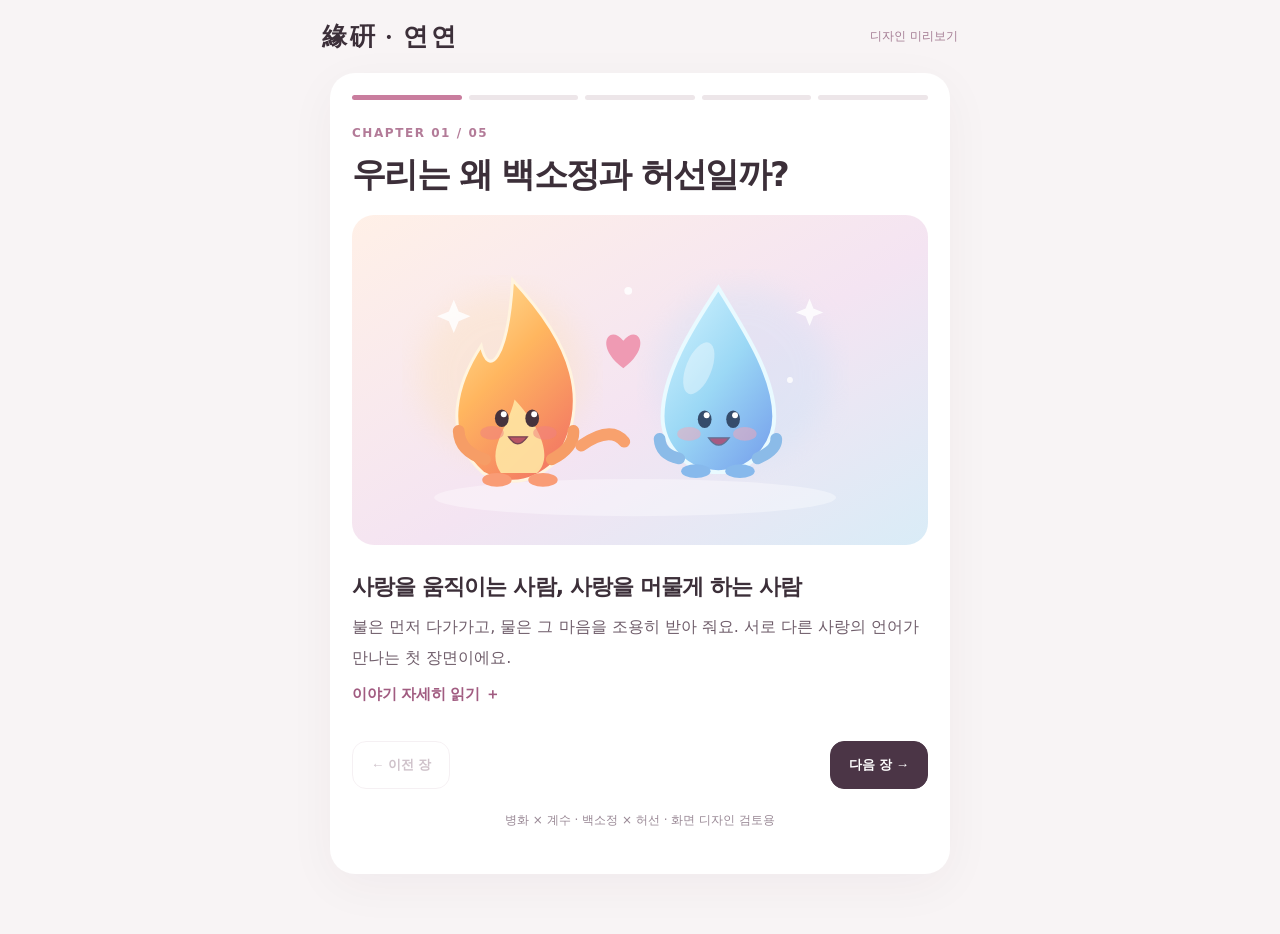
<file: preview.html>
<!doctype html><html lang="ko"><head><meta charset="utf-8"><meta name="viewport" content="width=device-width,initial-scale=1"><title>연연 | 5장 디자인 미리보기</title><style>
*{box-sizing:border-box}body{margin:0;background:#f8f4f5;color:#3c2f39;font-family:system-ui,-apple-system,"Apple SD Gothic Neo",sans-serif}header{max-width:680px;margin:auto;padding:20px 22px;display:flex;justify-content:space-between;align-items:center}.brand{font:800 25px Georgia,serif;letter-spacing:.1em}.tag{font-size:12px;color:#a47c93}main{max-width:620px;margin:0 auto 60px;padding:22px;background:#fff;border-radius:25px;box-shadow:0 12px 50px #4022380b}.progress{display:flex;gap:7px;margin-bottom:26px}.progress span{flex:1;height:5px;border-radius:8px;background:#ede6e9}.progress span.on{background:#c97d9e}.chapter{display:none}.chapter.active{display:block}.kicker{font-size:12px;color:#b37b98;letter-spacing:.13em;font-weight:800}h1{font-size:clamp(24px,6vw,34px);line-height:1.3;letter-spacing:-.05em;margin:12px 0 19px}.scene{position:relative;overflow:hidden;border-radius:22px;background:linear-gradient(150deg,#fff0e7,#f4e4f2 55%,#d9ecf7);height:330px;display:grid;place-items:center}.scene.night{background:linear-gradient(150deg,#24365f,#7a78aa 60%,#f2b4ad)}.scene.garden{background:linear-gradient(155deg,#e4f5e4,#ffe9c9 65%,#d6e7e5)}.scene.storm{background:linear-gradient(150deg,#394965,#7786a8 65%,#b2b7d1)}.scene.sunset{background:linear-gradient(160deg,#ffdfc6,#f6b6ba 55%,#aaa5d6)}.scene svg{width:min(96%,490px);height:100%}.headline{font-size:22px;line-height:1.5;font-weight:800;letter-spacing:-.04em;margin:25px 0 9px}.summary{font-size:16px;line-height:1.9;color:#705e6b}.detail{font-size:15px;line-height:2;color:#514551;white-space:pre-line;margin-top:20px;padding:20px;border-radius:16px;background:#faf7f7}.detail[hidden]{display:none}.expand{background:transparent;border:0;color:#a15c81;font-weight:750;padding:12px 0;font-size:15px;cursor:pointer}.nav{display:flex;justify-content:space-between;gap:10px;margin-top:25px}.nav button{padding:14px 18px;border-radius:14px;border:1px solid #e5d6de;background:white;color:#77536a;font-weight:750;cursor:pointer}.nav button.next{background:#4b3546;color:#fff;border-color:#4b3546}.nav button:disabled{opacity:.35;cursor:default}.foot{text-align:center;font-size:12px;color:#998895;margin:23px 0}svg .eye{fill:#43384b}svg .smile{stroke:#43384b;stroke-width:2.5;fill:none;stroke-linecap:round}@media(max-width:650px){main{margin:0 10px 35px;padding:18px 16px;border-radius:19px}.scene{height:290px}header{padding:16px 22px}}
body.embedded{background:transparent}body.embedded header,body.embedded .progress,body.embedded .kicker,body.embedded h1,body.embedded .headline,body.embedded .summary,body.embedded .expand,body.embedded .detail,body.embedded .nav,body.embedded .foot{display:none!important}body.embedded main{padding:0;margin:0;max-width:none;box-shadow:none;background:transparent;border-radius:0}body.embedded .scene{height:100vh;border-radius:14px}body.embedded .chapter{margin:0}</style></head><body><header><span class="brand">緣硏 · 연연</span><span class="tag">디자인 미리보기</span></header><main><div class="progress" id="progress"></div><div id="content"></div><nav class="nav"><button id="prev" onclick="go(-1)">← 이전 장</button><button class="next" id="next" onclick="go(1)">다음 장 →</button></nav><p class="foot">병화 × 계수 · 백소정 × 허선 · 화면 디자인 검토용</p></main><script>
const chapters=[
{title:"우리는 왜 백소정과 허선일까?",short:"사랑을 움직이는 사람, 사랑을 머물게 하는 사람",desc:"불은 먼저 다가가고, 물은 그 마음을 조용히 받아 줘요. 서로 다른 사랑의 언어가 만나는 첫 장면이에요.",detail:"사주팔자 분석에 따르면, 당신은 허선을, 상대방은 백소정을 닮았어요.\n\n백소정을 닮은 병화(丙火)는 태양처럼 빛을 바깥으로 드러내는 기운이에요. 허선을 닮은 계수(癸水)는 비와 이슬처럼 조용히 스며드는 기운이죠.\n\n한 사람은 사랑을 움직이게 하고, 다른 사람은 그 사랑이 오래 머물 자리를 만들어 줘요.",mode:"intro",cls:""},
{title:"백소정과 허선은 어떤 사랑을 했을까?",short:"서로 다른 두 마음이 가까워졌어요",desc:"작은 친절로 시작된 인연. 불은 꽃을 건네고, 물은 용기를 내어 한 걸음 다가와요.",detail:"비 오는 날, 허선은 곤란해진 백소정에게 먼저 우산을 건넸어요. 백소정은 그 다정함을 놓치지 않고 사랑으로 키워 나갔죠.\n\n두 사람은 함께 약방을 꾸렸지만, 백소정의 정체가 밝혀지면서 커다란 시련을 맞아요.\n\n백소정은 사랑을 지키기 위해 행동했고, 허선은 두려움을 넘어 다시 사랑을 선택했어요.",mode:"flower",cls:"night"},
{title:"우리는 왜 서로에게 끌렸을까?",short:"다르기에 새로운 풍경이 피어나요",desc:"병화의 따뜻함과 계수의 세심함이 만나면, 혼자서는 만들지 못했던 새싹이 자랄 수도 있어요.",detail:"상대방은 태양처럼 밝게 빛나는 병화(丙火), 당신은 비와 이슬처럼 스며드는 계수(癸水)의 기운을 지녔어요.\n\n전통 사주에서 물과 불은 서로 제어하는 수극화(水剋火) 관계예요. 하지만 상극이 곧 불행을 의미하지는 않아요.\n\n상대방의 적극성은 당신의 세계를 넓히고, 당신의 세심함은 상대방의 세계를 깊게 만들어 줄 수 있어요.",mode:"sprout",cls:"garden"},
{title:"그런데 왜 사랑하면서도 어긋날까?",short:"같은 마음도 다른 속도로 전해져요",desc:"불은 서둘러 다가가고 물은 잠시 물러나요. 사랑이 부족해서가 아니라 서로의 속도가 달라서일 수 있어요.",detail:"두 사람을 끌리게 했던 차이가 때로는 가장 이해하기 어려운 모습이 될 수 있어요.\n\n상대방의 적극성은 조급함으로, 당신의 신중함은 무관심으로 오해받을 수 있죠.\n\n한 사람은 도와주고 있다고 생각하는데 다른 사람은 자신의 마음을 알아주지 않는다고 느낄 수도 있어요. 행동 뒤의 마음을 알아갈 때 차이는 이해의 시작이 돼요.",mode:"apart",cls:"storm"},
{title:"우리는 다른 결말을 만들 수 있을까?",short:"우리의 다음 장면은 우리가 만들어요",desc:"불은 조금 천천히, 물은 한 걸음 먼저. 서로의 본질을 바꾸지 않고도 같은 방향을 바라볼 수 있어요.",detail:"백소정과 허선의 사랑은 세상의 벽 앞에서 멈췄지만, 당신과 상대방의 이야기는 아직 쓰이고 있어요.\n\n상대방에게는 먼저 손 내미는 다정함에 기다리는 여유를, 당신에게는 조용히 지키는 마음에 표현하는 용기를 더하는 선택이 있을 수 있어요.\n\n백소정과 허선의 이야기는 오래전에 끝났지만, 두 사람의 이야기는 아직 끝나지 않았어요.",mode:"together",cls:"sunset"}];
function scene(mode){let fireX=mode==="apart"?105:mode==="together"?175:125,waterX=mode==="apart"?360:mode==="together"?295:330;let fireFace=mode==="apart"?"sad":"happy",waterFace=mode==="apart"?"sad":"happy";let extras=mode==="flower"?'<path d="M244 208 Q253 160 266 130" stroke="#568a60" stroke-width="6" fill="none"/><path d="M266 135 C238 120 243 105 264 112 C274 93 291 111 272 133Z" fill="#f7a6c0"/><circle cx="264" cy="120" r="7" fill="#ffe6a1"/>':mode==="sprout"?'<path d="M248 266 L248 207" stroke="#538d65" stroke-width="8"/><path d="M248 233 Q205 228 212 202 Q241 199 248 233 M248 224 Q291 222 284 192 Q258 193 248 224" fill="#8acb90"/>':mode==="apart"?'<path d="M242 70 L224 130 L248 159 L229 210" stroke="#e1d6ef" stroke-width="5" fill="none" stroke-linecap="round"/><path d="M0 255 Q250 220 500 260" stroke="#c5d2e9" stroke-width="2" fill="none" stroke-dasharray="6 11"/>':mode==="together"?'<path d="M227 145 C210 123 185 147 227 179 C269 147 244 123 227 145" fill="#ef8fa9"/><path d="M210 255 Q250 245 285 255" stroke="#f7e4c7" stroke-width="13" fill="none" stroke-linecap="round"/>':'<path d="M233 125 C219 107 202 130 233 153 C264 130 247 107 233 125" fill="#ef9ab3"/>';let eyeFire=fireFace==="sad"?'<circle cx="107" cy="204" r="4"/><circle cx="139" cy="204" r="4"/><path d="M111 225 Q123 213 136 225" class="smile"/>':'<ellipse cx="109" cy="204" rx="7" ry="9" fill="#46333c"/><ellipse cx="140" cy="204" rx="7" ry="9" fill="#46333c"/><circle cx="111" cy="200" r="3" fill="white"/><circle cx="142" cy="200" r="3" fill="white"/><path d="M116 223 Q125 237 135 223Z" fill="#b95564" stroke="#784653" stroke-width="1.4"/>';let eyeWater=waterFace==="sad"?'<circle cx="316" cy="206" r="4"/><circle cx="344" cy="206" r="4"/><path d="M317 227 Q331 216 344 227" class="smile"/>':'<ellipse cx="316" cy="205" rx="7" ry="9" fill="#354c6b"/><ellipse cx="345" cy="205" rx="7" ry="9" fill="#354c6b"/><circle cx="318" cy="201" r="3" fill="white"/><circle cx="347" cy="201" r="3" fill="white"/><path d="M320 224 Q330 239 341 224Z" fill="#a65b83" stroke="#607395" stroke-width="1.4"/>';let action=mode==="flower"?'<path d="M190 228 Q218 194 244 208" stroke="#f8a16d" stroke-width="13" fill="none" stroke-linecap="round"/>':mode==="sprout"?'<path d="M188 239 Q212 250 233 239" stroke="#f8a16d" stroke-width="12" fill="none" stroke-linecap="round"/>':mode==="apart"?'<path d="M177 238 Q194 229 207 240" stroke="#f8a16d" stroke-width="12" fill="none" stroke-linecap="round"/>':mode==="together"?'<path d="M216 232 Q237 210 250 233" stroke="#f8a16d" stroke-width="15" fill="none" stroke-linecap="round"/>':'<path d="M190 232 Q220 211 234 228" stroke="#f8a16d" stroke-width="12" fill="none" stroke-linecap="round"/>';return '<svg viewBox="0 0 500 330" role="img" aria-label="불과 물 캐릭터가 관계의 변화를 보여 주는 그림"><defs><linearGradient id="f" x2=".6" y2="1"><stop stop-color="#ffe4a1"/><stop offset=".5" stop-color="#ffb65f"/><stop offset="1" stop-color="#f47e63"/></linearGradient><linearGradient id="w" x2=".8" y2="1"><stop stop-color="#d5f5ff"/><stop offset=".55" stop-color="#9bd8f5"/><stop offset="1" stop-color="#7aa6ed"/></linearGradient><filter id="glow"><feGaussianBlur stdDeviation="15"/></filter></defs><circle cx="110" cy="160" r="85" fill="#ffdc9c" opacity=".24" filter="url(#glow)"/><circle cx="355" cy="160" r="90" fill="#bbdff8" opacity=".26" filter="url(#glow)"/><g fill="#fff" opacity=".85"><path d="M55 95 l5 -12 5 12 12 5 -12 5 -5 12 -5 -12 -12 -5Z"/><path d="M419 92 l4 -10 4 10 10 4 -10 4 -4 10 -4 -10 -10 -4Z"/><circle cx="238" cy="74" r="4"/><circle cx="403" cy="165" r="3"/></g><ellipse cx="245" cy="285" rx="205" ry="19" fill="#ffffff" opacity=".35"/>'+extras+'<g transform="translate('+(fireX-125)+' 0)"><path d="M90 260 C45 220 65 165 88 130 C95 163 115 146 120 63 C180 127 203 188 163 249 Q129 281 90 260Z" fill="url(#f)" stroke="#fff4df" stroke-width="3"/><path d="M108 260 C92 237 115 215 122 185 C150 215 161 244 145 260Z" fill="#ffe6a4" opacity=".9"/><g class="eye">'+eyeFire+'</g><ellipse cx="99" cy="219" rx="12" ry="7" fill="#ef7f82" opacity=".5"/><ellipse cx="153" cy="219" rx="12" ry="7" fill="#ef7f82" opacity=".5"/><ellipse cx="104" cy="267" rx="15" ry="7" fill="#f99c76"/><ellipse cx="151" cy="267" rx="15" ry="7" fill="#f99c76"/><path d="M92 246 Q66 238 65 217 M160 246 Q183 234 182 217" stroke="#f69d66" stroke-width="12" stroke-linecap="round" fill="none"/></g><g transform="translate('+(waterX-330)+' 0)"><path d="M330 71 C302 113 273 160 273 202 A57 57 0 0 0 387 202 C387 160 355 112 330 71Z" fill="url(#w)" stroke="#e9faff" stroke-width="4"/><ellipse cx="310" cy="153" rx="13" ry="28" fill="#fff" opacity=".38" transform="rotate(22 310 153)"/><g class="eye">'+eyeWater+'</g><ellipse cx="300" cy="220" rx="12" ry="7" fill="#f8a5b5" opacity=".5"/><ellipse cx="357" cy="220" rx="12" ry="7" fill="#f8a5b5" opacity=".5"/><ellipse cx="307" cy="258" rx="15" ry="7" fill="#87b9ec"/><ellipse cx="352" cy="258" rx="15" ry="7" fill="#87b9ec"/><path d="M290 245 Q271 241 270 225 M370 245 Q390 236 389 225" stroke="#8bbbe8" stroke-width="12" stroke-linecap="round" fill="none"/></g>'+action+'</svg>'}
let current=0;function render(){const c=chapters[current];document.getElementById("progress").innerHTML=chapters.map((_,i)=>'<span class="'+(i<=current?'on':'')+'"></span>').join("");document.getElementById("content").innerHTML='<section class="chapter active"><div class="kicker">CHAPTER '+String(current+1).padStart(2,"0")+' / 05</div><h1>'+c.title+'</h1><div class="scene '+c.cls+'">'+scene(c.mode)+'</div><div class="headline">'+c.short+'</div><div class="summary">'+c.desc+'</div><button class="expand" onclick="toggle()">이야기 자세히 읽기 ＋</button><div class="detail" id="detail" hidden>'+c.detail+'</div></section>';document.getElementById("prev").disabled=current===0;document.getElementById("next").disabled=current===4;window.scrollTo({top:0,behavior:"smooth"})}function toggle(){const d=document.getElementById("detail");d.hidden=!d.hidden;document.querySelector(".expand").textContent=d.hidden?"이야기 자세히 읽기 ＋":"이야기 접기 −"}function go(n){current=Math.max(0,Math.min(4,current+n));render()}if(new URLSearchParams(location.search).has('embed')){document.body.classList.add('embedded');current=Math.max(0,Math.min(4,Number(new URLSearchParams(location.search).get('chapter'))||0));}render();
</script></body></html>
</file>
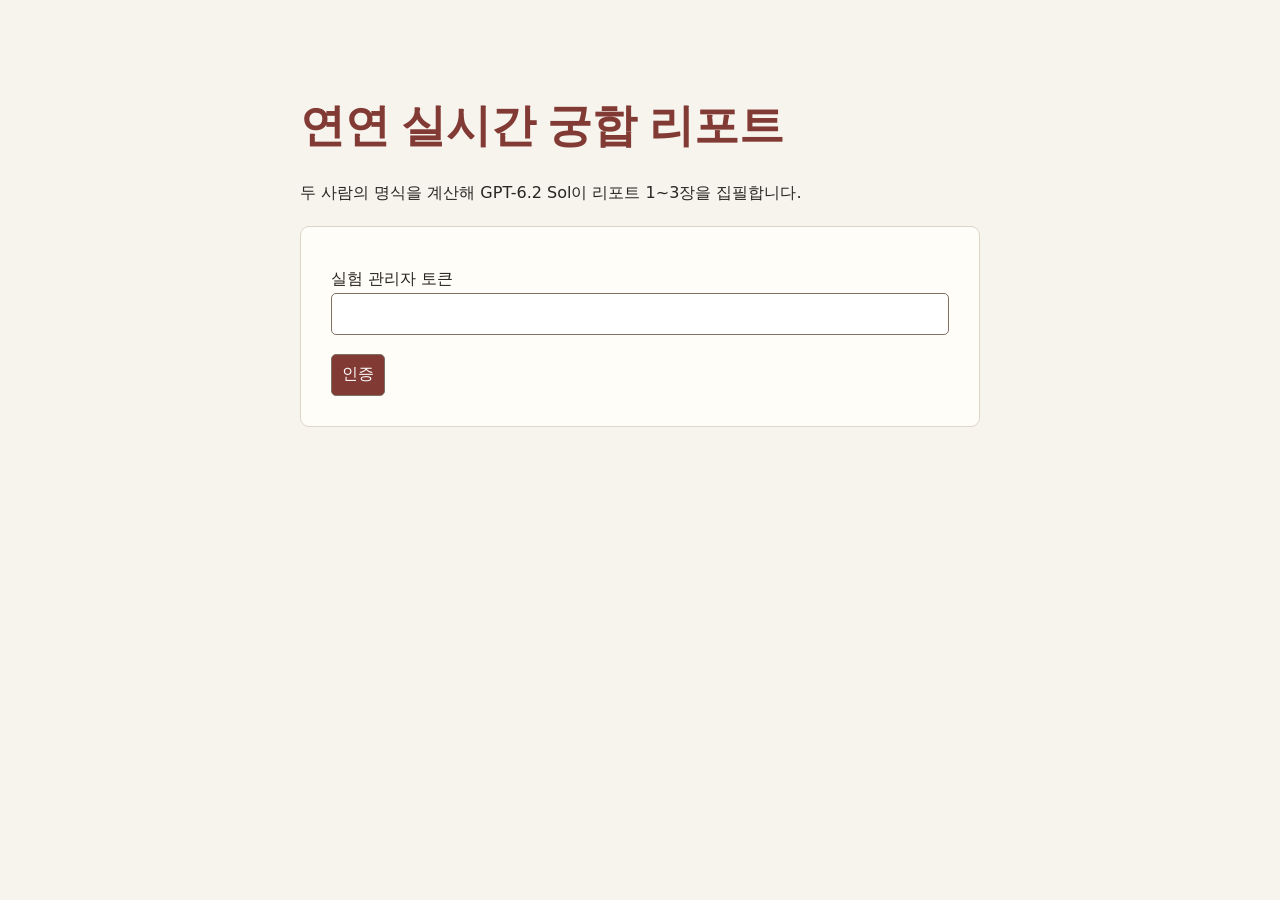
<file: rs_gpt_admin.html>
<!doctype html>
<html lang="ko">
<head>
<meta charset="utf-8">
<meta name="viewport" content="width=device-width, initial-scale=1">
<title>연연 · 실시간 궁합 리포트</title>
<style>
:root{color-scheme:light;--paper:#f7f4ee;--ink:#292520;--red:#823a34;--line:#ded5c9}
*{box-sizing:border-box}
body{margin:0;background:var(--paper);color:var(--ink);font:1rem/1.65 system-ui,sans-serif}
main{max-width:800px;margin:auto;padding:clamp(20px,5vw,60px)}
h1,h2{font-family:Batang,serif;color:var(--red)}
h1{font-size:clamp(1.75rem,5vw,2.8rem);margin-bottom:.25em}
form,article{background:#fffdf8;border:1px solid var(--line);padding:clamp(16px,4vw,30px);margin:20px 0;border-radius:9px}
label{display:block;margin:.55rem 0}
input,select,button{font:inherit;min-height:42px;border:1px solid #807165;border-radius:5px;padding:6px 10px}
input,select{display:block;width:100%;background:white}
button{cursor:pointer;background:var(--red);color:white;margin-top:.65rem}
button:disabled{opacity:.55;cursor:default}
.people{display:grid;grid-template-columns:repeat(2,minmax(0,1fr));gap:16px}
fieldset{min-width:0;border:1px solid var(--line)}
pre,small{white-space:pre-wrap;overflow-wrap:anywhere}
summary{cursor:pointer}
table{border-collapse:collapse;width:100%;text-align:center;margin:1rem 0}
th,td{border:1px solid var(--line);padding:.35rem;overflow-wrap:anywhere}
.chart caption{text-align:left;font-weight:700;margin-bottom:.4rem}
.chart .symbol{display:block;font-size:1.25rem;line-height:1.35}
.chart .reading{display:block;font-size:.8rem;white-space:nowrap}
.chart .wood{background:#e5f0e5;color:#244d36}
.chart .fire{background:#f8e5df;color:#7e302d}
.chart .earth{background:#f5ebd5;color:#644411}
.chart .metal{background:#eeedf4;color:#454260}
.chart .water{background:#e3edf6;color:#254563}
.chart .day-master{box-shadow:inset 0 0 0 2px currentColor;font-weight:700}
.couple-preview{background:#fff;color:#3d3040}
.couple-preview h2{font:700 clamp(1.65rem,5vw,2.65rem)/1.3 system-ui,sans-serif;color:inherit;margin:.5em 0}
.couple-preview img,.couple-cards img{display:block;width:100%;height:auto;border-radius:1rem}
.couple-preview img{box-shadow:0 12px 30px #78546026}
.report-link{display:block;border:1px solid #edd8e1;border-radius:1rem;margin-top:1.5rem;padding:1rem;text-align:center;color:#70405e}
.couple-cards{border-top:1px solid #e5d8df;margin-top:2rem;padding-top:1rem}
.card-grid{display:grid;grid-template-columns:repeat(2,minmax(0,1fr));gap:clamp(8px,4vw,26px)}
.card-grid figure{margin:0;text-align:center}
.card-grid a{display:inline-block;padding:.5rem;color:#70405e}
.manuscript h2{font-size:clamp(1.35rem,4vw,1.85rem);line-height:1.4;margin:.1rem 0 1.4rem;word-break:keep-all;overflow-wrap:anywhere}
.manuscript .subheading{font-size:1.08rem;line-height:1.45;margin:1.65rem 0 .6rem;color:#69352f}
.manuscript .prose{line-height:1.8;margin:0 0 .95rem;word-break:keep-all;overflow-wrap:anywhere}
.manuscript .prose strong{color:#69352f}
[hidden]{display:none!important}
@media(max-width:520px){.people{grid-template-columns:1fr}}
</style>
</head>
<body>
<main>
<h1>연연 실시간 궁합 리포트</h1>
<p>두 사람의 명식을 계산해 GPT-6.2 Sol이 리포트 1~3장을 집필합니다.</p>
<form id="login">
<label>실험 관리자 토큰<input id="token" type="password" autocomplete="off" required></label>
<button>인증</button>
</form>
<form id="report" hidden>
<div class="people" id="people"></div>
<p>양력 생년월일을 입력해 주세요. 출생시간을 모르면 비워 두세요.</p>
<button type="button" id="preset">고정 검토 명식 입력</button>
<button type="button" id="preview">명식 확인 · 무료 미리보기</button>
<button type="button" id="editorial-sample">윤하·도현 검토 원고 보기</button>
<button type="button" id="generate" disabled>오프라인 검토 원고</button>
<button id="live-generate" disabled>GPT 전체 리포트 작성</button>
</form>
<button type="button" id="ledger" hidden>호출 원장 확인</button>
<button type="button" id="diagnostic" hidden>최근 검증 실패 원고 확인</button>
<section id="diagnostic-reading" aria-label="관리자 검증 진단"></section>
<p id="status" role="status" aria-live="polite"></p>
<fieldset id="review-export" hidden>
<legend>전체 검수 원고 내보내기</legend>
<button type="button" data-format="html">HTML 다운로드</button>
<button type="button" data-format="json">JSON 다운로드</button>
<p id="export-status" role="status"></p>
</fieldset>
<section id="reading" aria-label="생성된 리포트"></section>
</main>
<script>
const byId = id => document.getElementById(id);
const endpoint = '/api/rs-gpt/admin';
const login = byId('login'), form = byId('report'), status = byId('status');
const reading = byId('reading'), generate = byId('generate');
let token = '';
let liveEnabled = false;
const liveGenerate = byId('live-generate');
let reviewCommit = null;
let reviewReport = null;
const reviewExport = byId('review-export');
const liveBlockerMessages = {
  live_off: '실시간 집필이 꺼져 있습니다.',
  provider_key_missing: 'OpenAI API 키가 설정되지 않았습니다.',
  wrong_render_service: '지정된 Render 실험 서버에서만 집필할 수 있습니다.',
  render_ledger_missing: 'Render 호출 원장 연결 설정이 없습니다.',
  local_ledger_required: '로컬 실험에는 루프백 주소와 호출 원장이 필요합니다.',
};
for (const [id, label] of [['a', '첫째'], ['b', '둘째']]) {
  const fields = document.createElement('fieldset');
  fields.innerHTML = `<legend>${label}</legend>
    <label>이름<input id="${id}-name" maxlength="32" required></label>
    <label>생년월일<input type="date" id="${id}-date" min="1000-01-01" max="2050-12-31" required></label>
    <label>출생시간<input type="time" id="${id}-time"></label>
    <label>성별<select id="${id}-gender"><option value="">응답하지 않음</option>
    <option value="female">여성</option><option value="male">남성</option></select></label>`;
  byId('people').append(fields);
}
async function call(secret, body, path = endpoint) {
  const headers = {Authorization: 'Bearer ' + secret};
  const options = {headers, cache: 'no-store', redirect: 'error'};
  if (body) {
    headers['Content-Type'] = 'application/json';
    Object.assign(options, {method: 'POST', body: JSON.stringify(body)});
  }
  const response = await fetch(path, options);
  if (!response.headers.get('content-type')?.includes('application/json')) {
    throw new Error('실험 서버에 연결하지 못했습니다.');
  }
  const data = await response.json();
  if (!response.ok) throw new Error(data.error || '실험 요청에 실패했습니다.');
  return data;
}
login.addEventListener('submit', async event => {
  event.preventDefault();
  const button = login.querySelector('button');
  button.disabled = true;
  try {
    const value = byId('token').value.trim();
    const data = await call(value);
    token = value;
    reviewCommit = data.review_commit;
    byId('token').value = '';
    login.hidden = true;
    form.hidden = false;
    byId('ledger').hidden = !data.ledger_check;
    byId('diagnostic').hidden = false;
    liveEnabled = data.live_enabled === true;
    generate.disabled = false;
    liveGenerate.disabled = !liveEnabled;
    const blockers = Array.isArray(data.live_blockers) ? data.live_blockers : [];
    status.textContent = liveEnabled ? '두 사람의 정보를 입력해 주세요.' :
      blockers.map(code => liveBlockerMessages[code]).filter(Boolean).join(' ') ||
      '실시간 집필 설정이 준비되지 않았습니다.';
  } catch (error) {
    status.textContent = error.message;
  } finally {
    button.disabled = false;
  }
});
byId('ledger').addEventListener('click', async event => {
  const button = event.currentTarget;
  button.disabled = true;
  try {
    const data = await call(token, null, endpoint + '/ledger');
    status.textContent = `원장 연결·권한·동시 실행 잠금 확인 완료. 이번 달 ${data.monthly_reservations}/${data.monthly_call_limit}회 · 남은 횟수 ${data.monthly_calls_remaining}회 · 월 예약액 $${(data.monthly_reserved_micro_usd / 1e6).toFixed(6)} / $${(data.monthly_budget_micro_usd / 1e6).toFixed(2)}`;
  } catch (error) {
    status.textContent = error.message;
  } finally {
    button.disabled = false;
  }
});
byId('preset').addEventListener('click', () => {
  for (const [id, date, gender] of [['a', '1992-03-18', 'male'], ['b', '1992-04-30', 'female']]) {
    byId(id + '-name').value = id === 'a' ? '민준' : '서연';
    byId(id + '-date').value = date;
    byId(id + '-time').value = '';
    byId(id + '-gender').value = gender;
  }
});
function append(parent, tag, value) {
  const item = document.createElement(tag);
  item.textContent = value;
  parent.append(item);
  return item;
}
const diagnosticReading = byId('diagnostic-reading');
let diagnosticExpiry;
function clearDiagnostic() {
  clearTimeout(diagnosticExpiry);
  diagnosticReading.replaceChildren();
}
window.addEventListener('pagehide', clearDiagnostic);
byId('diagnostic').addEventListener('click', async event => {
  const button = event.currentTarget;
  button.disabled = true;
  clearDiagnostic();
  const started = performance.now();
  try {
    const data = await call(token, null, endpoint + '/diagnostic');
    const remaining = data.remaining_ms - (performance.now() - started);
    if (remaining <= 0) throw new Error('검증 실패 원고의 보관 시간이 끝났습니다.');
    const categories = {structure: '원고 형식', expression: '문체·표현', evidence: '근거 대조'};
    append(diagnosticReading, 'h2', '검증 실패 · 관리자 전용');
    append(diagnosticReading, 'p', categories[data.failure.category]);
    if (data.failure.category === 'evidence') {
      append(diagnosticReading, 'p', '실패 문장과 계산 근거를 대조해 실제 사실 오류인지 확인해 주세요.');
    }
    append(diagnosticReading, 'pre', JSON.stringify(data.failure, null, 2));
    const original = document.createElement('details');
    append(original, 'summary', '원고 1~3장 원문');
    append(original, 'pre', data.original);
    diagnosticReading.append(original);
    const reference = document.createElement('details');
    append(reference, 'summary', '계산 명식·십성·합충형해 및 선정 작품');
    append(reference, 'pre', JSON.stringify(data.reference, null, 2));
    diagnosticReading.append(reference);
    diagnosticExpiry = setTimeout(clearDiagnostic, remaining);
  } catch (error) {
    status.textContent = error.message;
  } finally {
    button.disabled = false;
  }
});
function showCharts(section, data) {
  const columns = ['hour', 'day', 'month', 'year'];
  for (const id of ['a', 'b']) {
    const chart = data.charts[id];
    const table = document.createElement('table');
    table.className = 'chart';
    append(table, 'caption', data.names[id] + '님의 사주팔자');
    const header = table.createTHead().insertRow();
    for (const label of ['구분', '시주', '일주', '월주', '연주']) append(header, 'th', label).scope = 'col';
    const body = table.createTBody();
    for (const [index, label] of ['천간', '지지'].entries()) {
      const row = body.insertRow();
      append(row, 'th', label).scope = 'row';
      for (const pillar of columns) {
        const symbols = chart.pillars[pillar];
        const symbol = chart.unresolved.includes(pillar) ? null : symbols?.[index];
        const cell = append(row, 'td', '');
        if (!symbol) {
          cell.textContent = '미상';
          continue;
        }
        const info = data.symbols[symbol];
        const isDayMaster = pillar === 'day' && index === 0;
        cell.classList.add(info.element);
        if (isDayMaster) cell.classList.add('day-master');
        append(cell, 'span', symbol).className = 'symbol';
        append(cell, 'span', info.reading + ' · ' + info.element_name).className = 'reading';
        if (isDayMaster) append(cell, 'span', '일간').className = 'reading';
      }
    }
    section.append(table);
  }
}
function cardImage(path, label) {
  const img = document.createElement('img');
  img.src = path;
  img.alt = label;
  return img;
}
function showCouplePreview(data) {
  const section = document.createElement('article');
  section.className = 'couple-preview';
  append(section, 'small', '緣硏 · 연연　 OUR TWO STORIES ♡');
  append(section, 'p', '우리 둘의 이야기 · 무료 미리보기');
  append(section, 'h2', `두 사람의 관계는 ${data.couple.name}을 닮았어요.`);
  if (data.art) section.append(cardImage(data.art.title, data.couple.name + ' 공유용 카드'));
  else append(section, 'p', '이 작품의 커플 일러스트는 아직 지원하지 않아요.');
  append(section, 'p', data.couple.work);
  const link = document.createElement('a');
  link.className = 'report-link';
  link.href = '#generate';
  link.textContent = '전체 리포트 생성';
  section.append(link);
  reading.append(section);
}
function showCoupleCards(section, data) {
  const cards = document.createElement('div');
  cards.className = 'couple-cards';
  append(cards, 'h3', '우리 둘의 커플 카드 ♡');
  append(cards, 'p', data.couple.name);
  if (!data.art) {
    append(cards, 'p', '이 작품의 커플 일러스트는 아직 지원하지 않아요.');
  } else {
    const grid = document.createElement('div');
    grid.className = 'card-grid';
    for (const [key, label] of [['title', '글자 있는 카드 · 공유용'], ['plain', '글자 없는 카드 · 프로필용']]) {
      const figure = document.createElement('figure');
      figure.append(cardImage(data.art[key], data.couple.name + ' ' + label));
      append(figure, 'figcaption', label);
      const save = document.createElement('a');
      save.href = data.art[key];
      save.download = '';
      save.textContent = '이미지 저장';
      figure.append(save);
      grid.append(figure);
    }
    cards.append(grid);
  }
  section.append(cards);
}
function show(data) {
  const metrics = data.metrics, usage = metrics?.usage;
  if (metrics) {
    append(reading, 'p', [metrics.response_model || data.model,
      metrics.latency_ms === null ? '' : (metrics.latency_ms / 1000).toFixed(2) + '초',
      usage ? `입력 ${usage.input_tokens} · 캐시 입력 ${usage.cached_input_tokens} · 출력 ${usage.output_tokens} 토큰` : '',
      usage ? '추정 비용 $' + usage.estimated_usd : ''].filter(Boolean).join(' / '));
  }
  if (!data.chapters) {
    showCouplePreview(data);
    const section = document.createElement('article');
    showCharts(section, data);
    if (!liveEnabled) showCoupleCards(section, data);
    reading.append(section);
    return;
  }
  for (const [index, chapter] of data.chapters.entries()) {
    const section = document.createElement('article');
    section.className = 'manuscript';
    const title = chapter.title.trim().replace(/^(?:[1-3]\s*장\s*\.\s*)+/u, '');
    append(section, 'h2', `${index + 1}장. ${title}`);
    if (index === 0) showCharts(section, data);
    for (const paragraph of chapter.paragraphs) {
      if (paragraph.heading) {
        append(section, 'h3', paragraph.heading);
        section.lastElementChild.className = 'subheading';
      }
      if (!paragraph.text) continue;
      const prose = document.createElement('p');
      prose.className = 'prose';
      const lead = paragraph.emphasize_lead && paragraph.text.match(/^.+?[.!?。！？](?=\s|$)/u);
      if (lead) {
        append(prose, 'strong', lead[0]);
        prose.append(paragraph.text.slice(lead[0].length));
      } else {
        prose.textContent = paragraph.text;
      }
      section.append(prose);
    }
    if (index === 2) showCoupleCards(section, data);
    reading.append(section);
  }
  if (data.chapters.length === 3) {
    reviewReport = {
      metadata: {export_version: 1, commit: reviewCommit,
        source: data.editorial_sample ? 'editorial_sample' :
          data.mode === 'local' ? 'local_report' : 'generated_report',
        model: data.metrics?.response_model || data.model || null},
      names: data.names, charts: data.charts, symbols: data.symbols,
      chapters: data.chapters, couple: data.couple, art: data.art,
    };
    reviewExport.hidden = false;
  }
  if (data.editorial_sample) return;
  const details = document.createElement('details');
  append(details, 'summary', '계산된 명식과 근거');
  append(details, 'pre', JSON.stringify({명식: data.charts, 근거: data.facts}, null, 2));
  reading.append(details);
}
function clearReview() {
  reading.replaceChildren();
  reviewReport = null;
  reviewExport.hidden = true;
  byId('export-status').textContent = '';
}

async function reviewHtml(report) {
  const doc = document.implementation.createHTMLDocument('연연 전체 검수 원고');
  doc.documentElement.lang = 'ko';
  const charset = doc.createElement('meta');
  charset.setAttribute('charset', 'utf-8');
  doc.head.prepend(charset);
  doc.head.append(document.querySelector('meta[name="viewport"]').cloneNode());
  doc.head.append(document.querySelector('style').cloneNode(true));
  const main = doc.createElement('main');
  append(main, 'h1', '연연 전체 검수 원고');
  const metadata = report.metadata;
  append(main, 'p', [
    metadata.source === 'editorial_sample' ? '윤하·도현 가상 사례 · 오프라인 샘플' : '생성 원고',
    '내보내기 v' + metadata.export_version, '커밋 ' + (metadata.commit || '확인 불가'),
    metadata.model,
  ].filter(Boolean).join(' · '));
  const articles = [...reading.querySelectorAll('.manuscript')].map(article => article.cloneNode(true));
  main.append(...articles);
  const liveImages = [...reading.querySelectorAll('.manuscript img')];
  await Promise.all([...main.querySelectorAll('figure img')].map(async (image, index) => {
    const original = liveImages[index];
    await original.decode();
    const canvas = document.createElement('canvas');
    canvas.width = original.naturalWidth;
    canvas.height = original.naturalHeight;
    canvas.getContext('2d').drawImage(original, 0, 0);
    image.src = canvas.toDataURL('image/png');
    image.closest('figure').querySelector('a[download]').remove();
  }));
  doc.body.append(main);
  return '<!doctype html>\n' + doc.documentElement.outerHTML;
}

for (const button of reviewExport.querySelectorAll('button')) {
  button.addEventListener('click', async () => {
    if (!reviewReport) return;
    const report = reviewReport;
    const format = button.dataset.format;
    button.disabled = true;
    byId('export-status').textContent = '';
    try {
      const content = format === 'html' ? await reviewHtml(report) : JSON.stringify(report, null, 2);
      const type = format === 'html' ? 'text/html' : 'application/json';
      const url = URL.createObjectURL(new Blob([content], {type: type + ';charset=utf-8'}));
      const link = document.createElement('a');
      link.href = url;
      link.download = 'rs-gpt-review.' + format;
      link.click();
      setTimeout(() => URL.revokeObjectURL(url), 1000);
    } catch {
      if (reviewReport === report) {
        byId('export-status').textContent = '원고 파일을 만들지 못했습니다. 카드가 표시된 뒤 다시 시도해 주세요.';
      }
    } finally {
      button.disabled = false;
    }
  });
}
const preview = byId('preview');
const editorialSample = byId('editorial-sample');
editorialSample.addEventListener('click', async () => {
  editorialSample.disabled = true;
  preview.disabled = true;
  generate.disabled = true;
  liveGenerate.disabled = true;
  try {
    const data = await call(token, null, endpoint + '/editorial-sample');
    clearReview();
    show(data);
    status.textContent = '가상 사례의 편집 기준 원고입니다. GPT를 호출하지 않았습니다.';
    reading.scrollIntoView({block: 'start'});
  } catch (error) {
    status.textContent = error.message;
  } finally {
    editorialSample.disabled = false;
    preview.disabled = false;
    generate.disabled = false;
    liveGenerate.disabled = !liveEnabled;
  }
});
async function readReport(mode) {
  if (!form.reportValidity()) return;
  preview.disabled = true;
  editorialSample.disabled = true;
  generate.disabled = true;
  liveGenerate.disabled = true;
  clearReview();
  status.textContent = mode === 'preview' ? '명식을 계산하고 있습니다.' : '원고를 작성하고 있습니다.';
  const body = Object.fromEntries(['a', 'b'].map(id => [id, Object.fromEntries(
    ['name', 'date', 'time', 'gender'].map(field => [field, byId(id + '-' + field).value])
  )]));
  try {
    show(await call(token, {...body, mode}));
    status.textContent = mode === 'preview' ? '명식 계산이 완료됐습니다.' : '원고 작성이 완료됐습니다.';
    if (mode !== 'preview') reading.scrollIntoView({block: 'start'});
  } catch (error) {
    status.textContent = error.message;
  } finally {
    generate.disabled = false;
    liveGenerate.disabled = !liveEnabled;
    preview.disabled = false;
    editorialSample.disabled = false;
  }
}
preview.addEventListener('click', () => readReport('preview'));
generate.addEventListener('click', () => readReport('local'));
form.addEventListener('submit', event => {
  event.preventDefault();
  if (liveEnabled) readReport('live');
});
</script>
</body>
</html>
</file>
<file: report-glossary.css>
.saju-term {
  font-weight: 600;
  text-decoration: none;
}

button.saju-term {
  display: inline;
  padding: 0;
  margin: 0;
  border: 0;
  border-radius: .12em;
  background: transparent;
  font: inherit;
  font-weight: 600;
  color: inherit;
  cursor: pointer;
}

button.saju-term:focus-visible {
  outline: 2px solid #744c70;
  outline-offset: 2px;
}

.saju-definition {
  color: #53364f;
  background: #f6edf4;
  border-radius: .4em;
  font-size: .88em;
  margin-inline: .25em;
  padding: .1em .45em;
  box-decoration-break: clone;
}

.saju-definition[hidden] {
  display: none;
}
</file>
